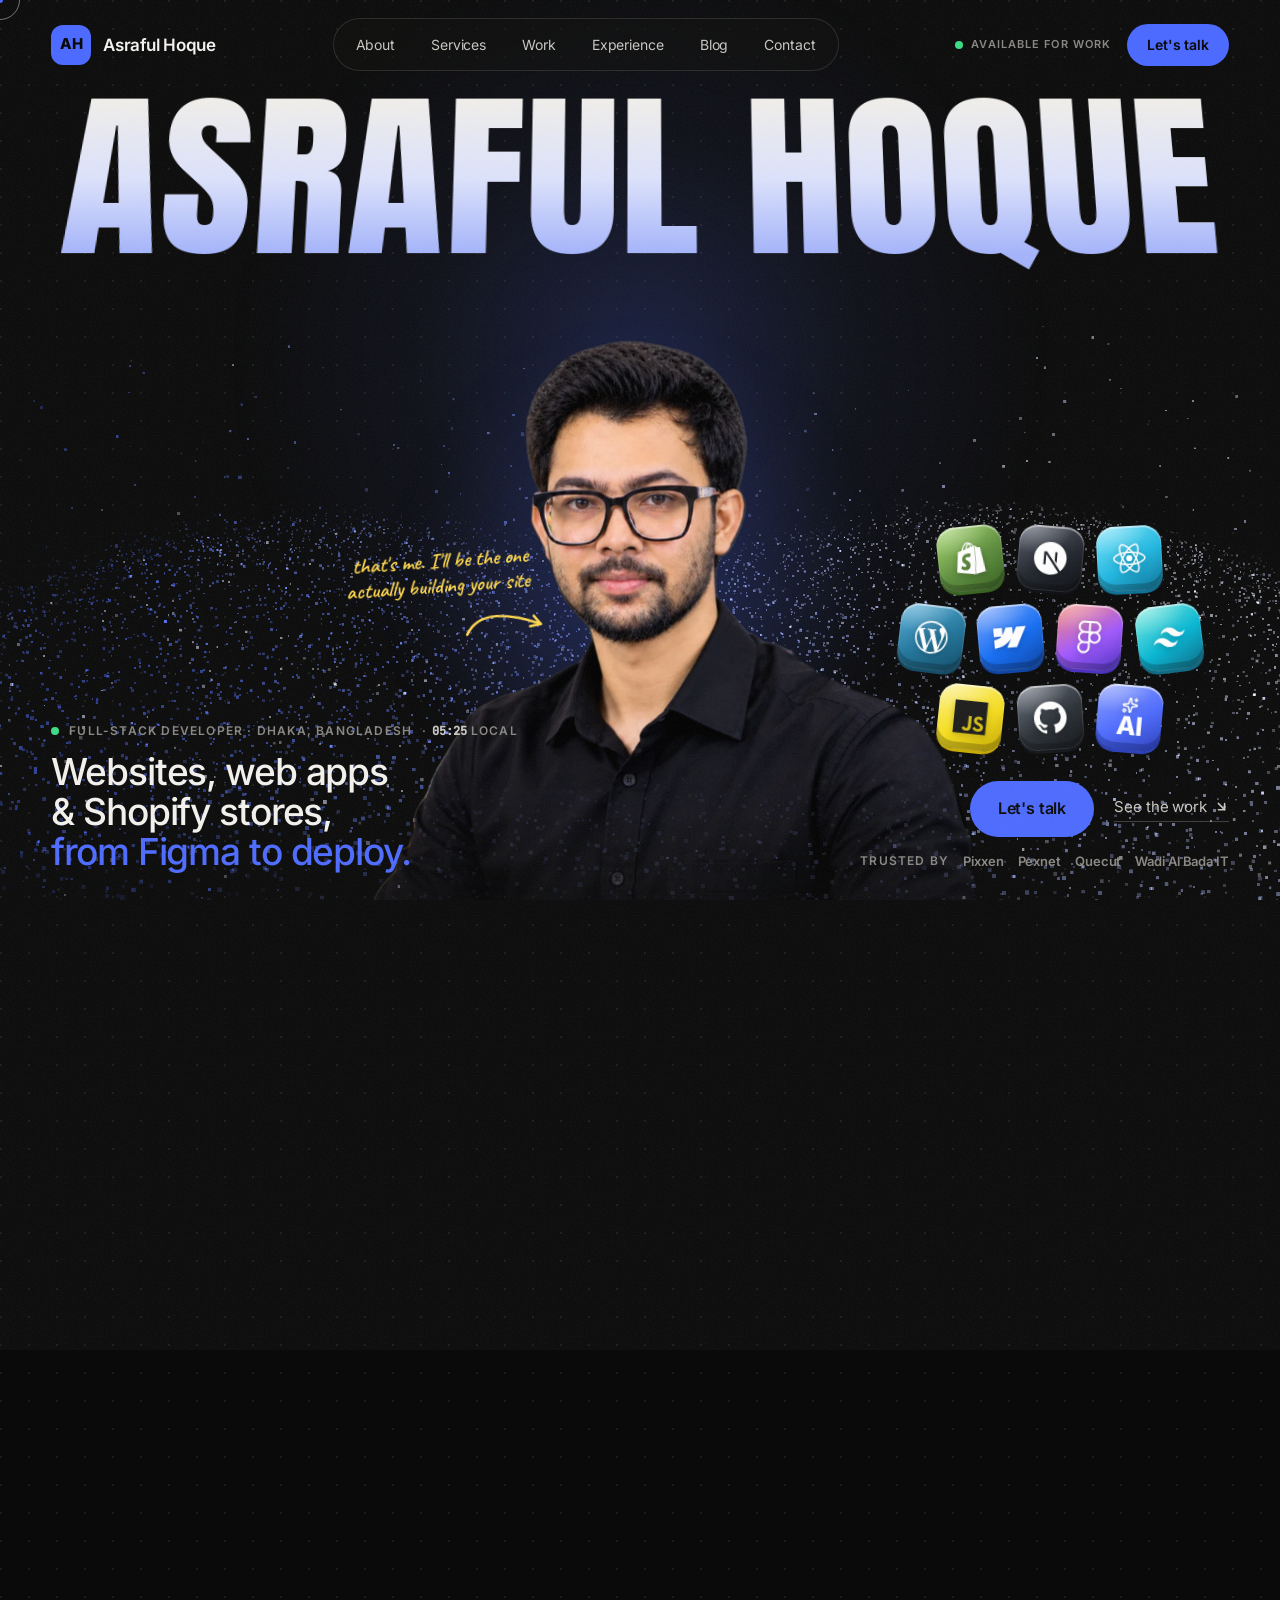
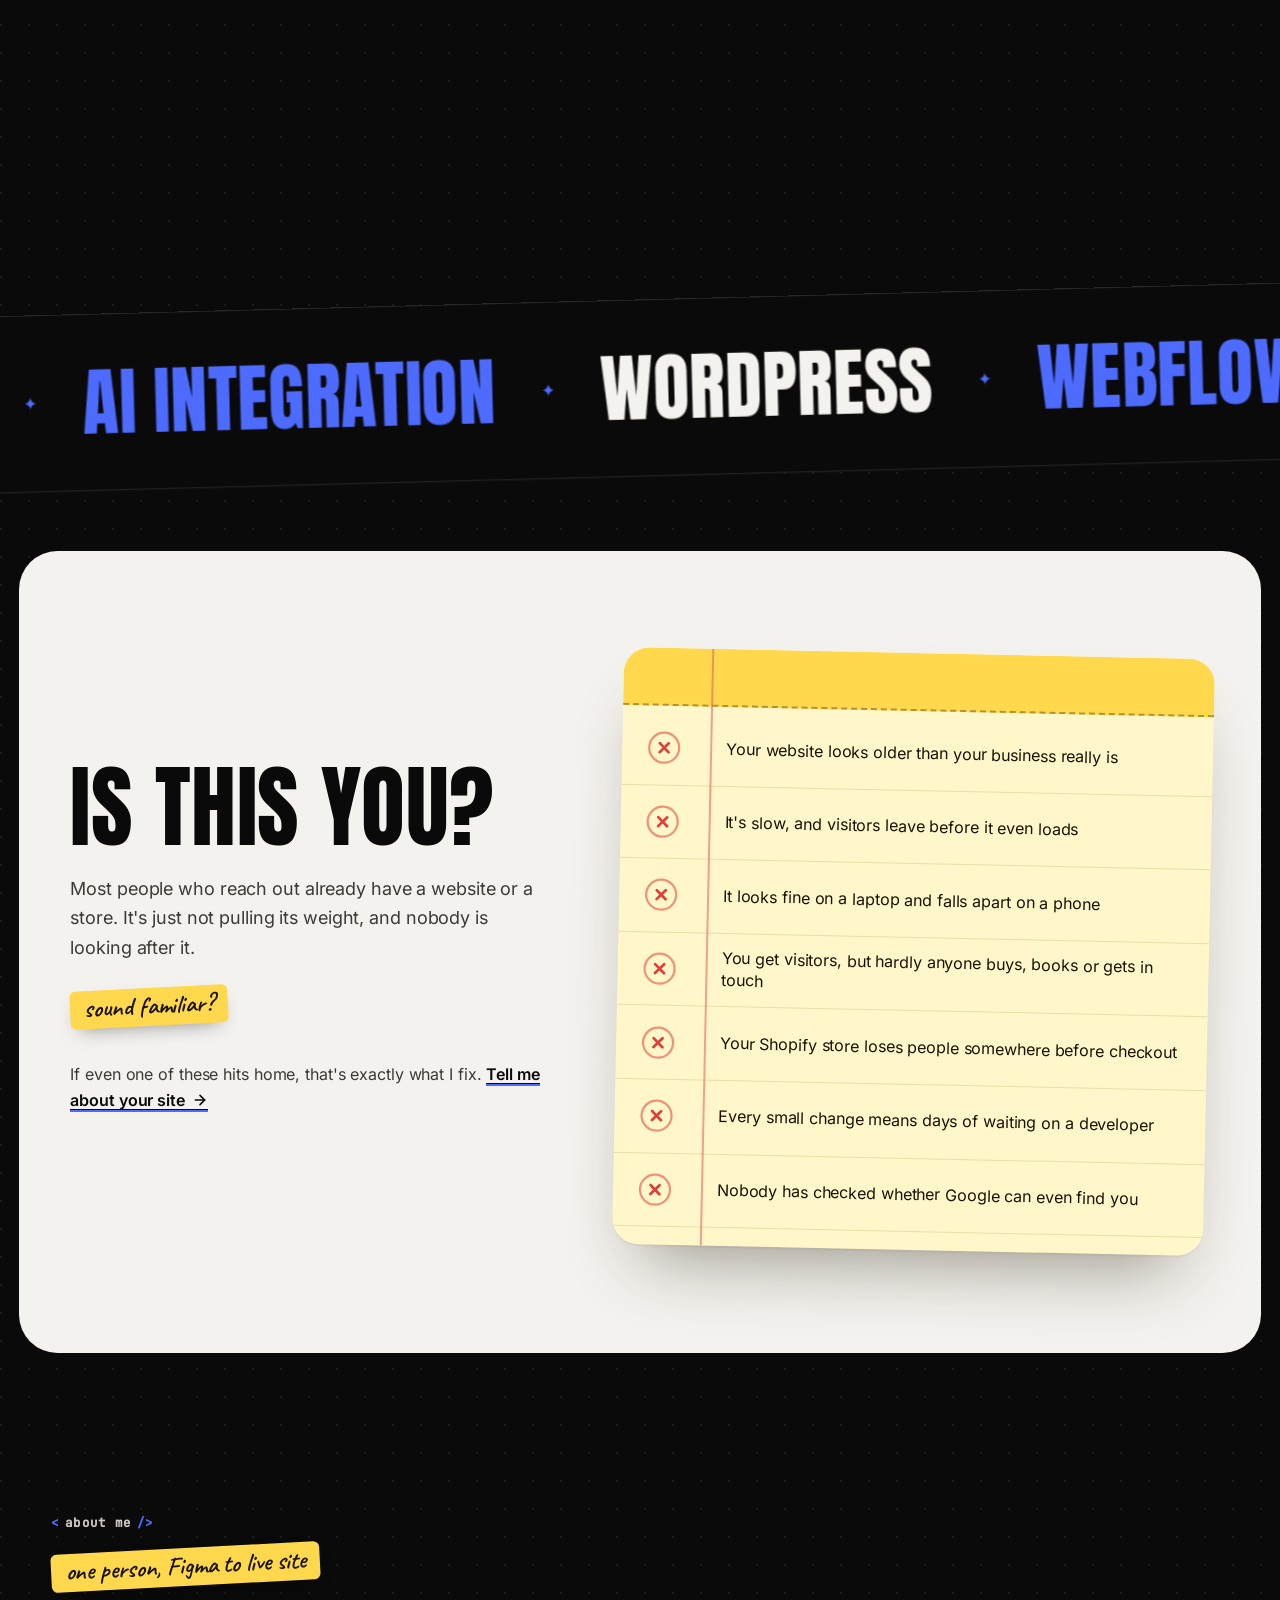
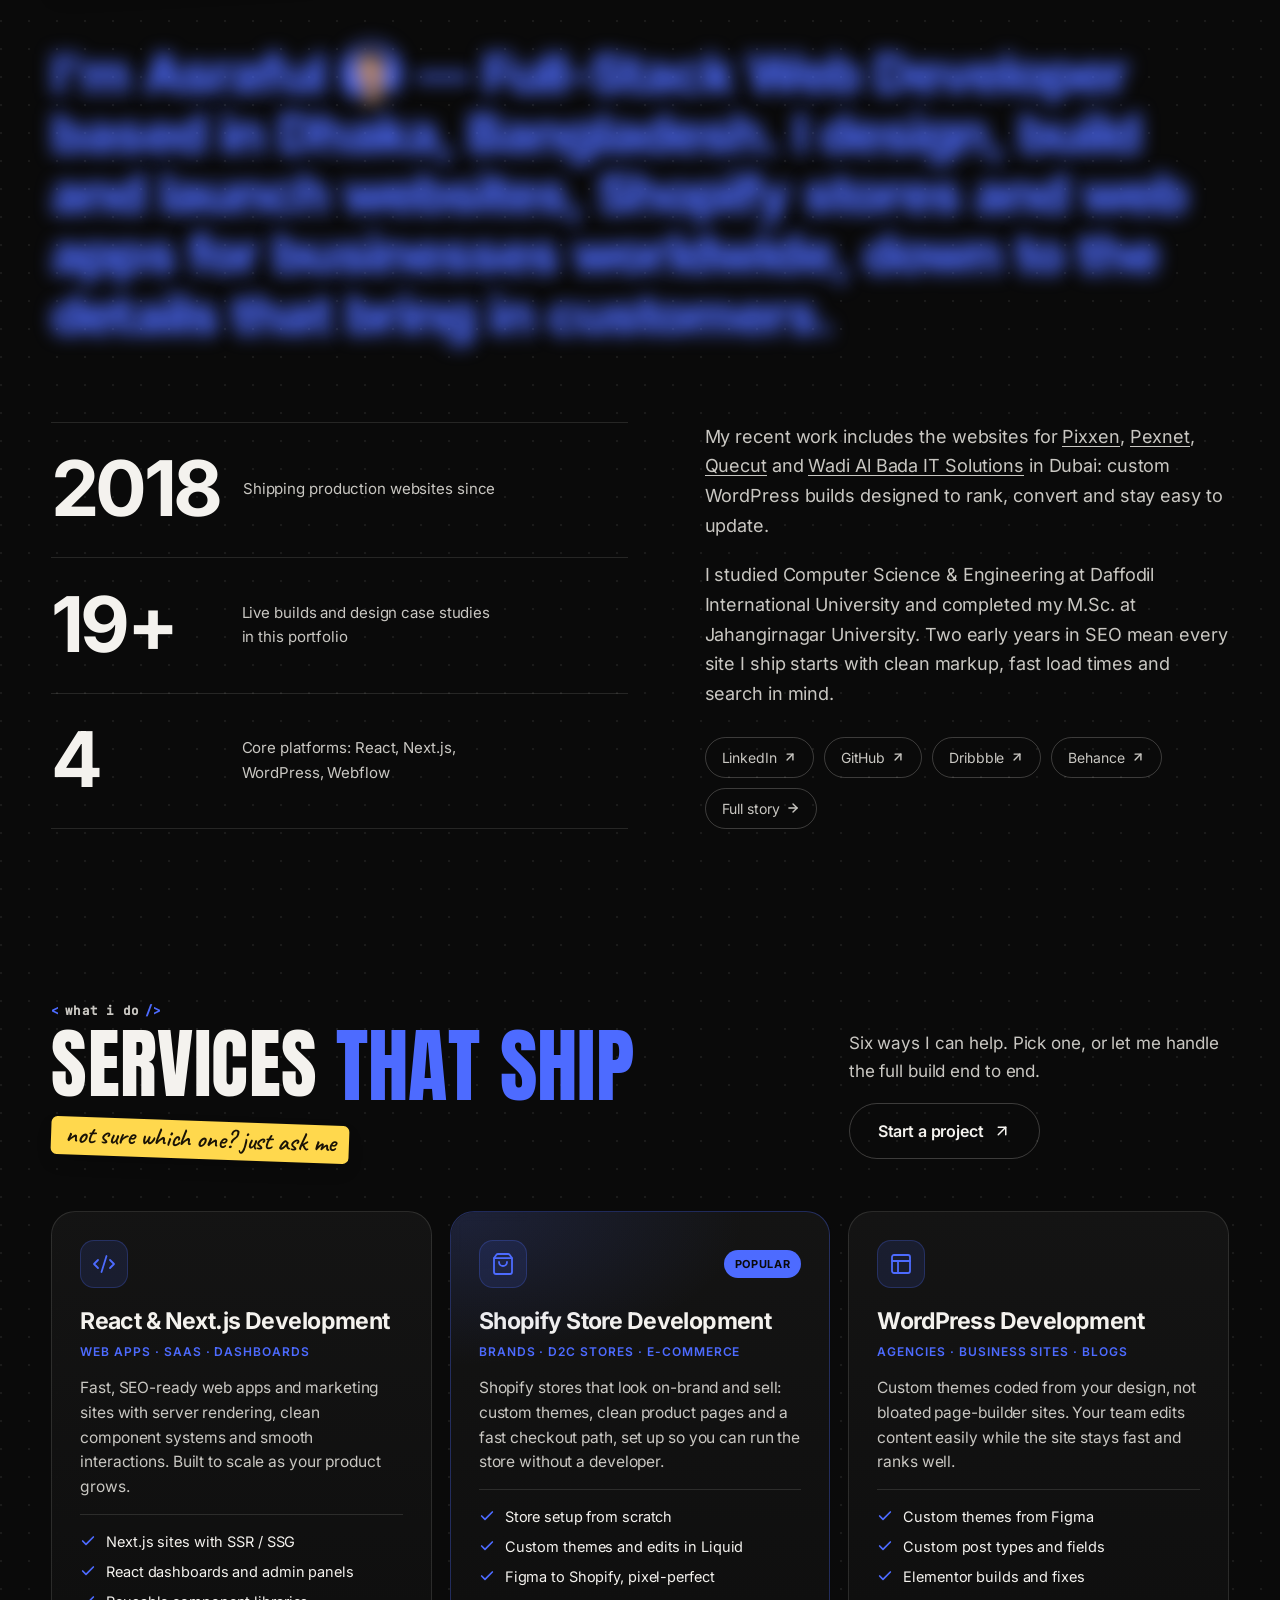
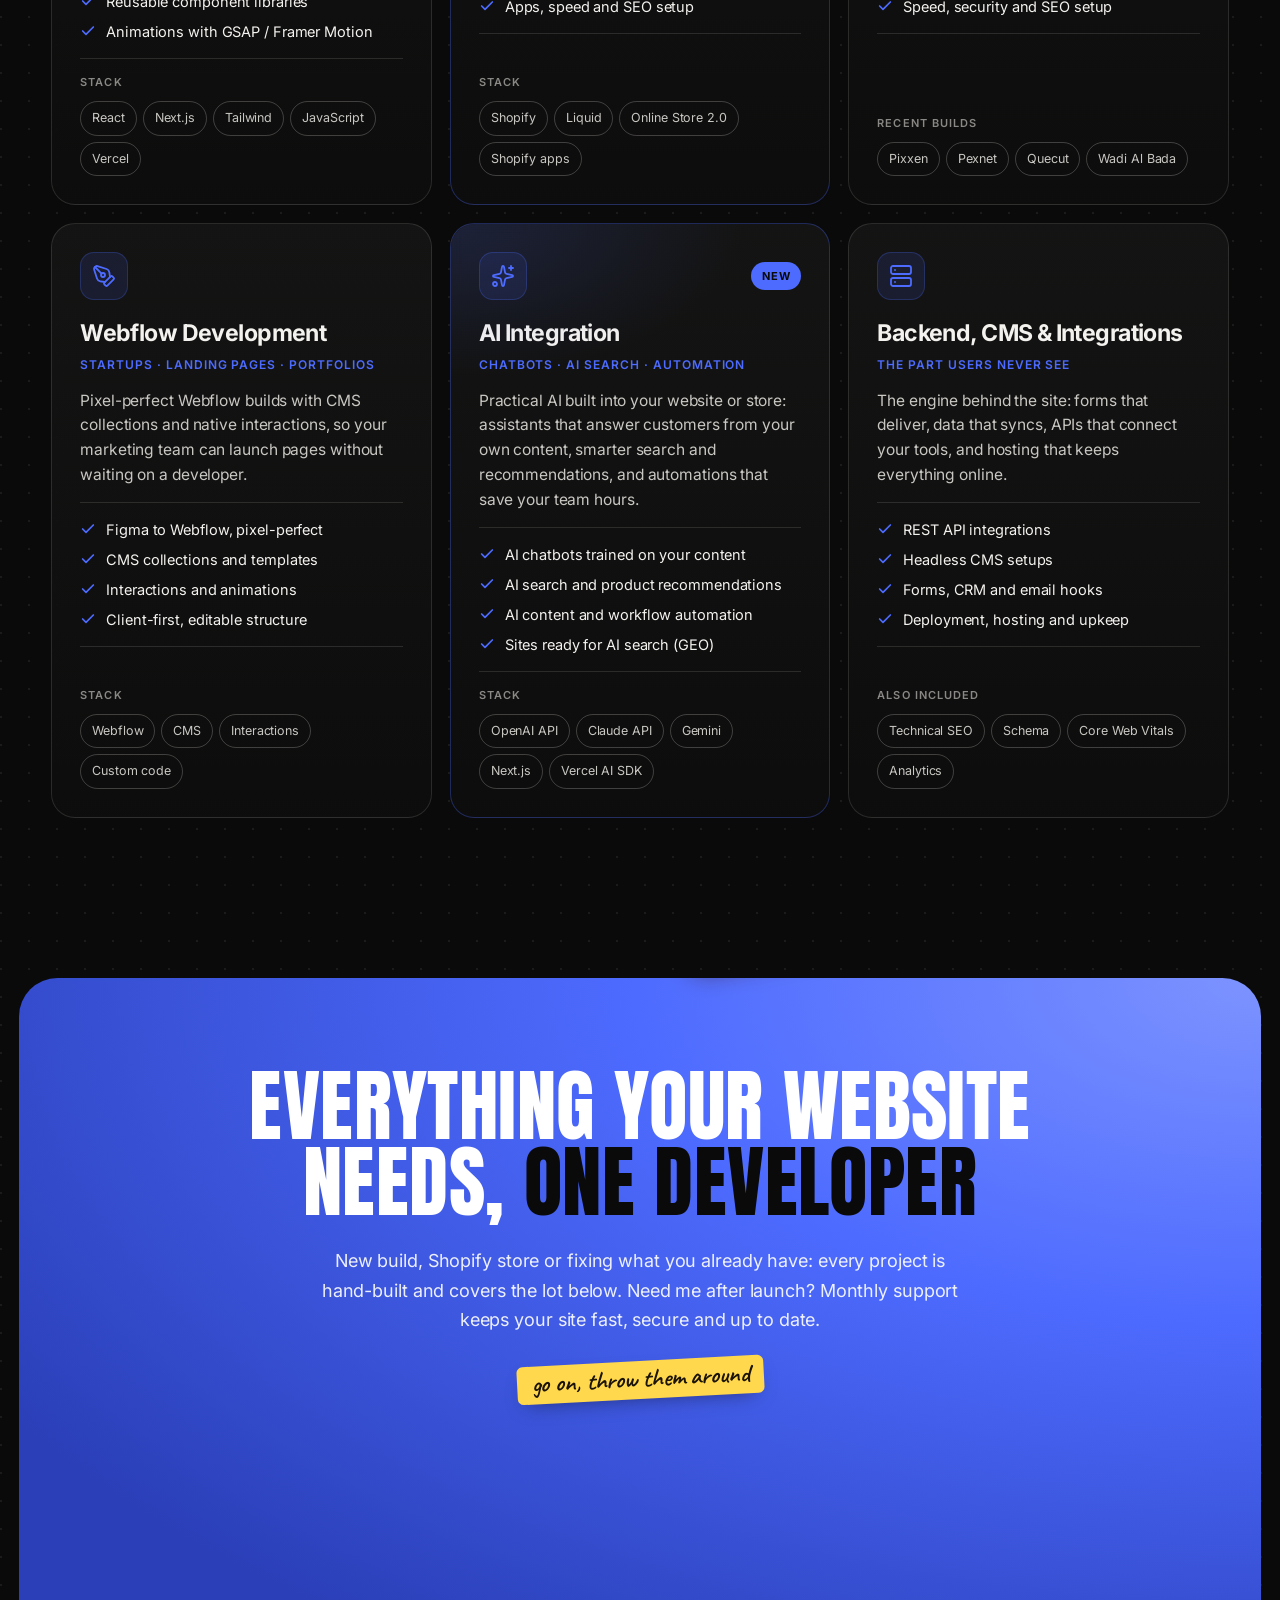
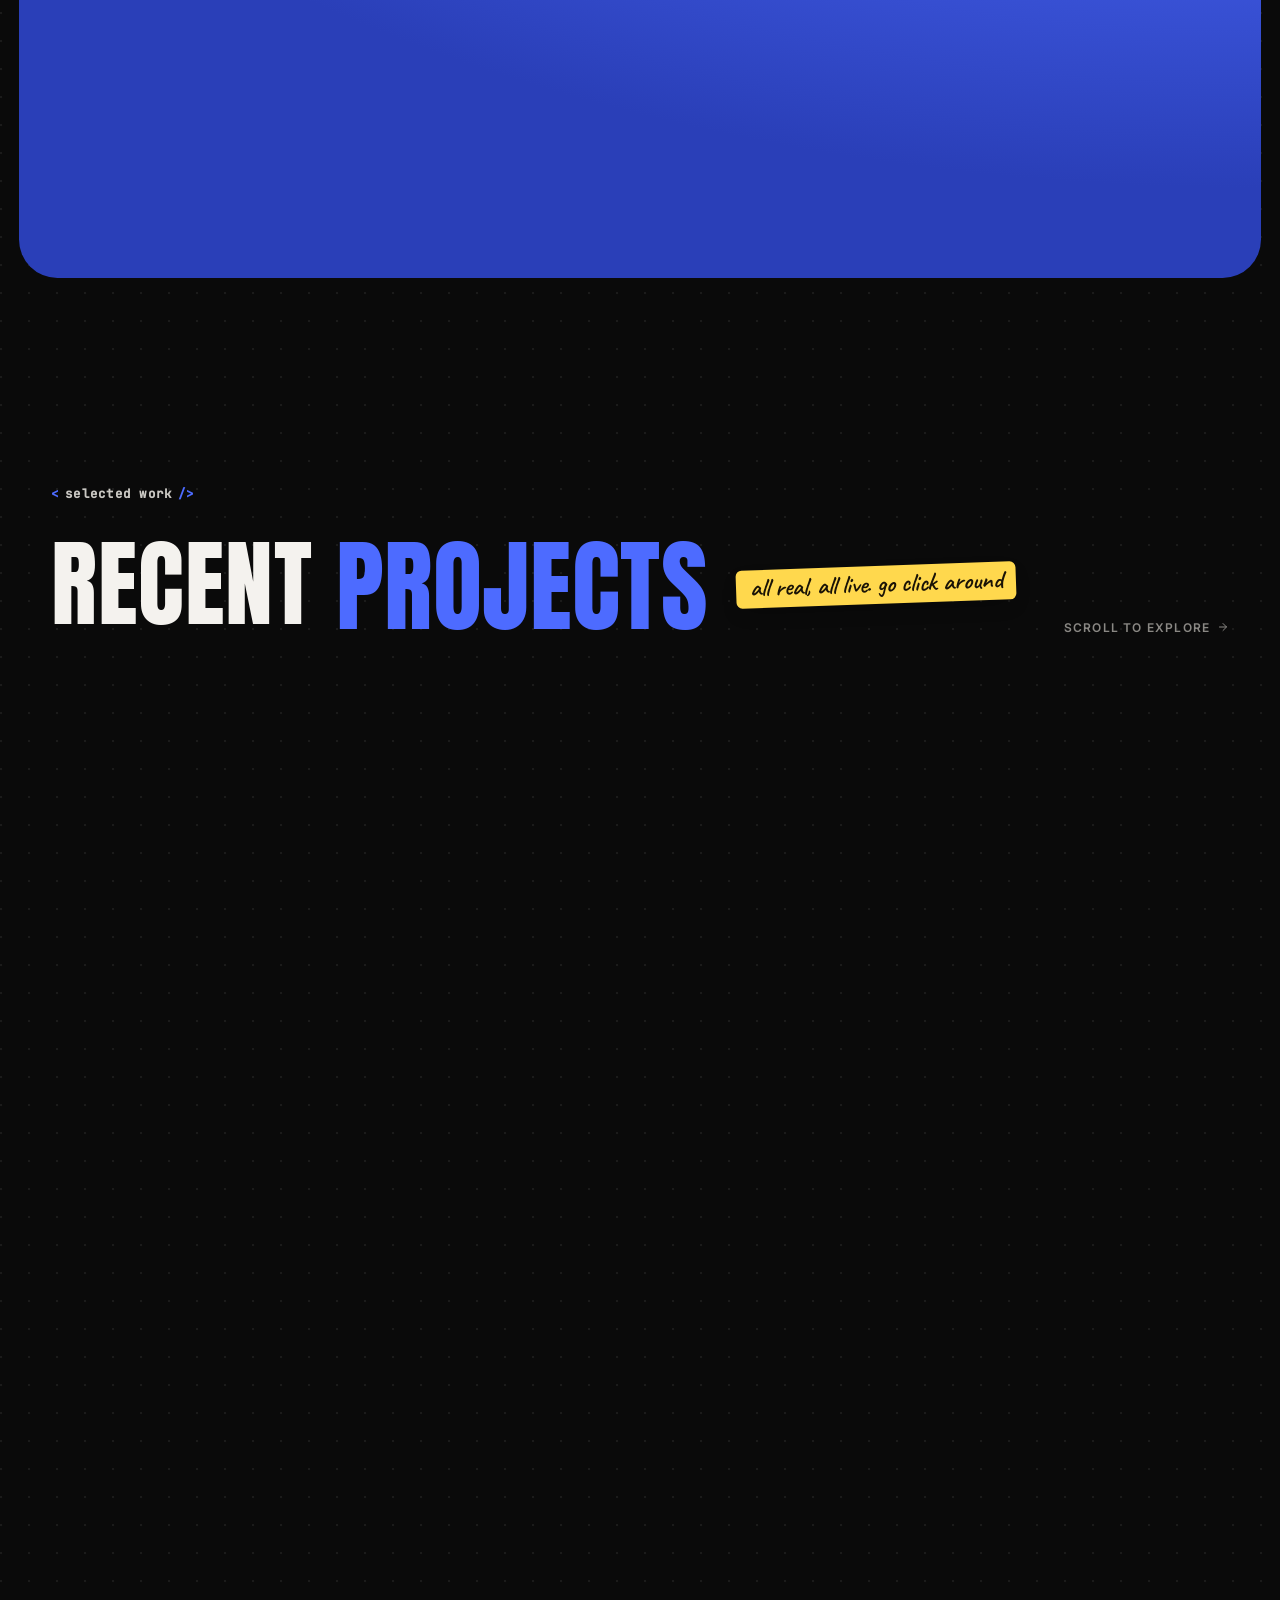
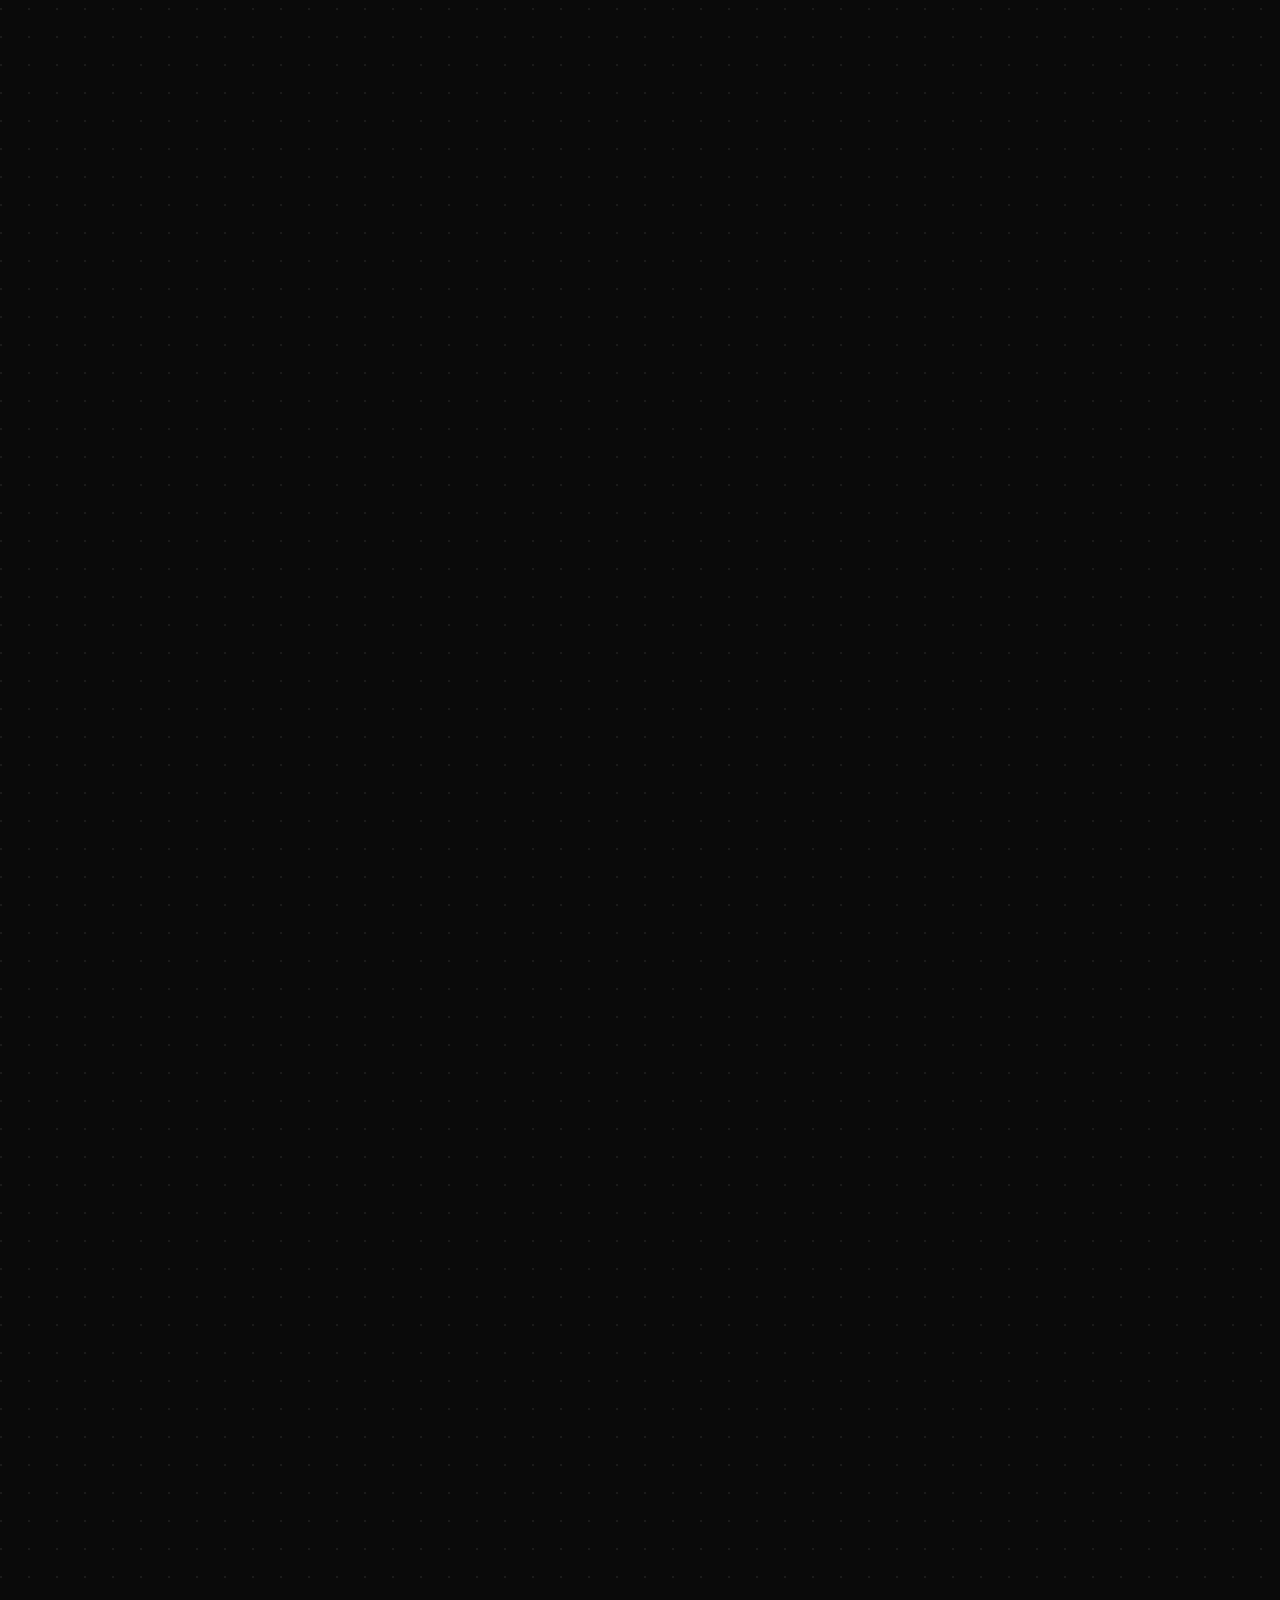
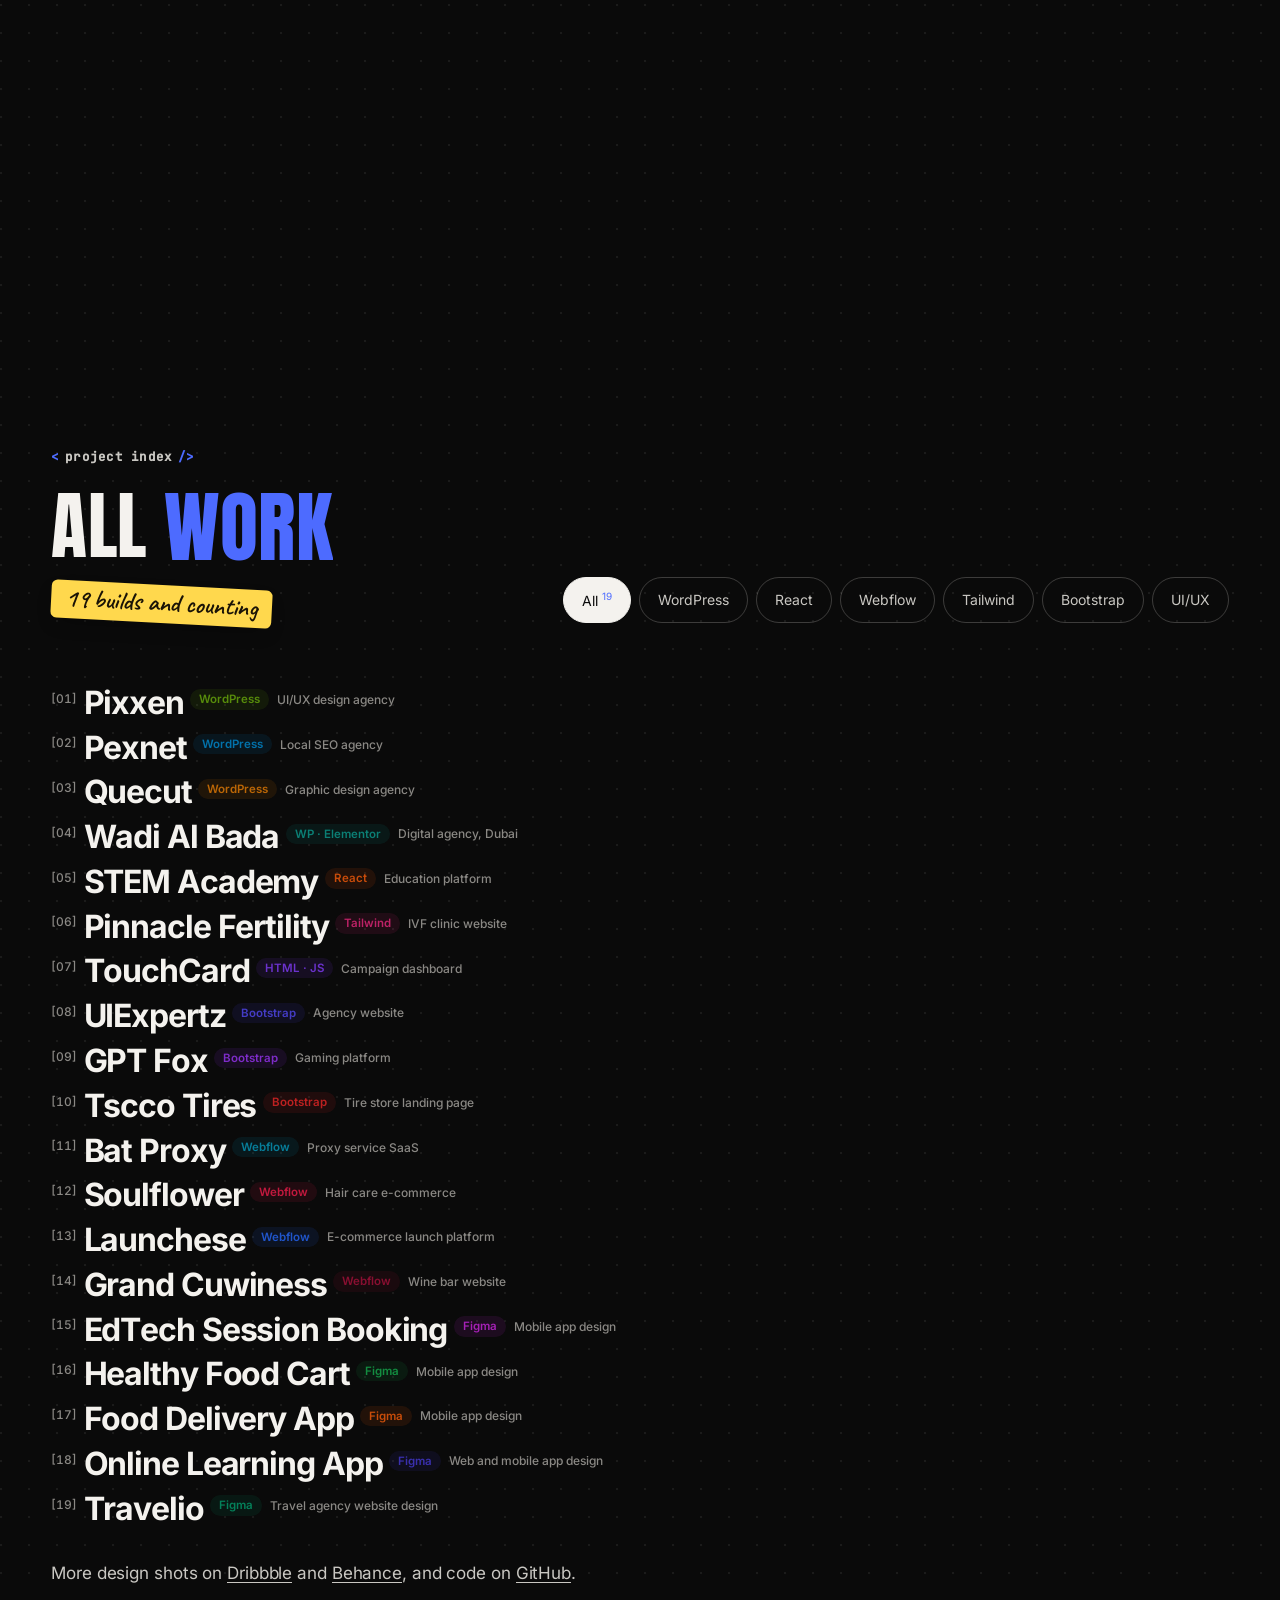
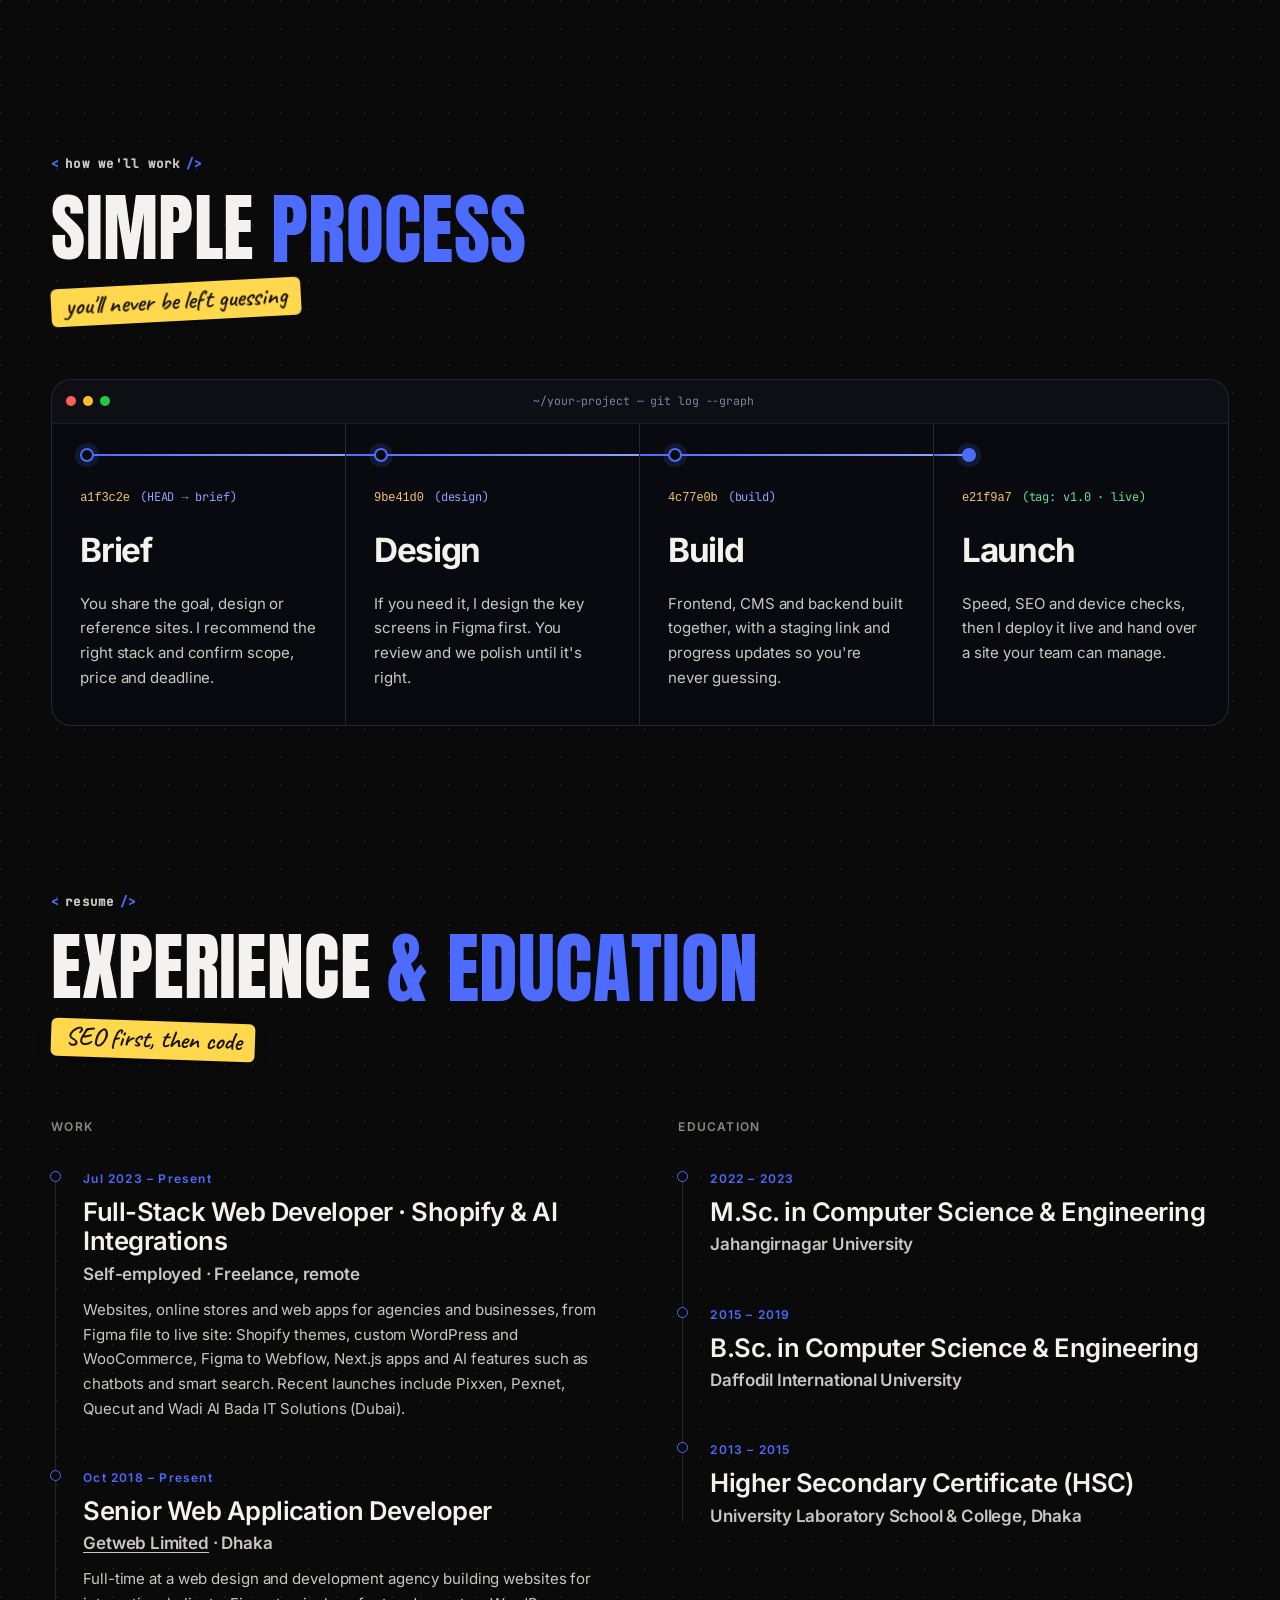
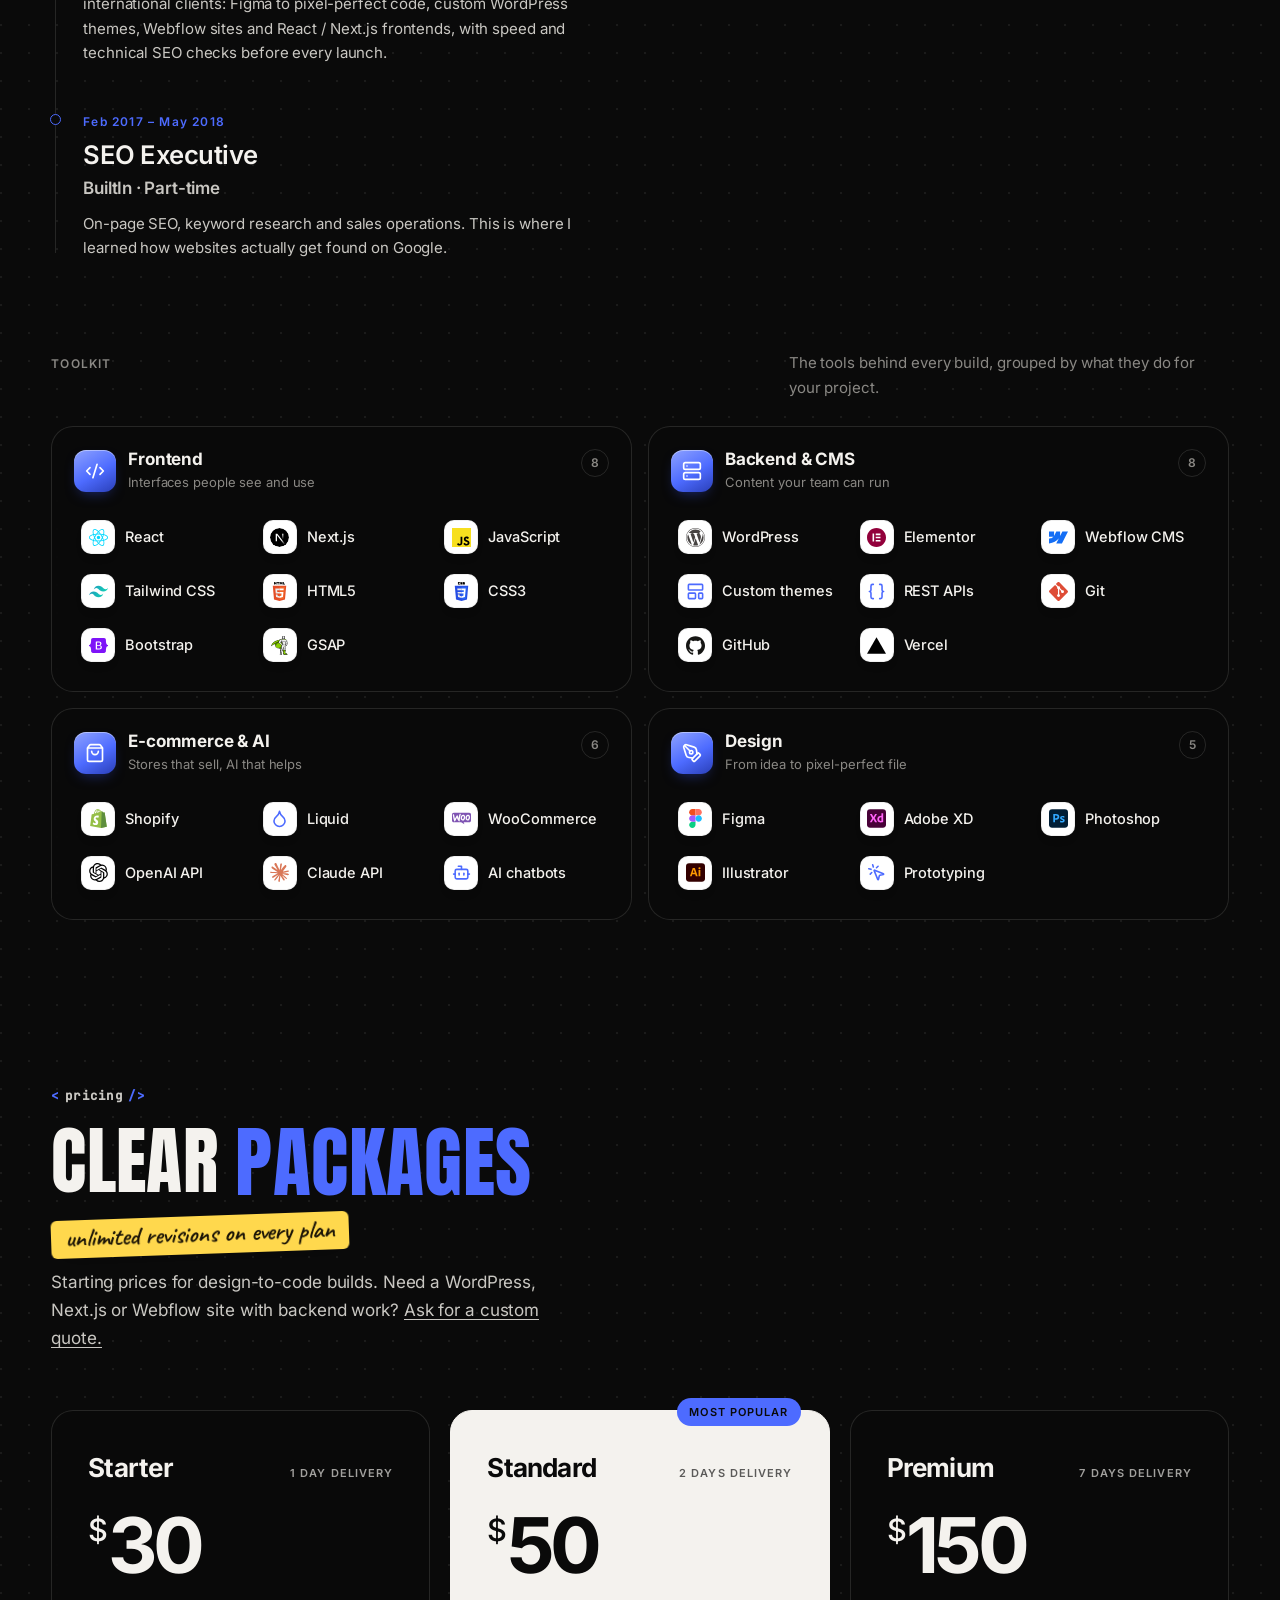
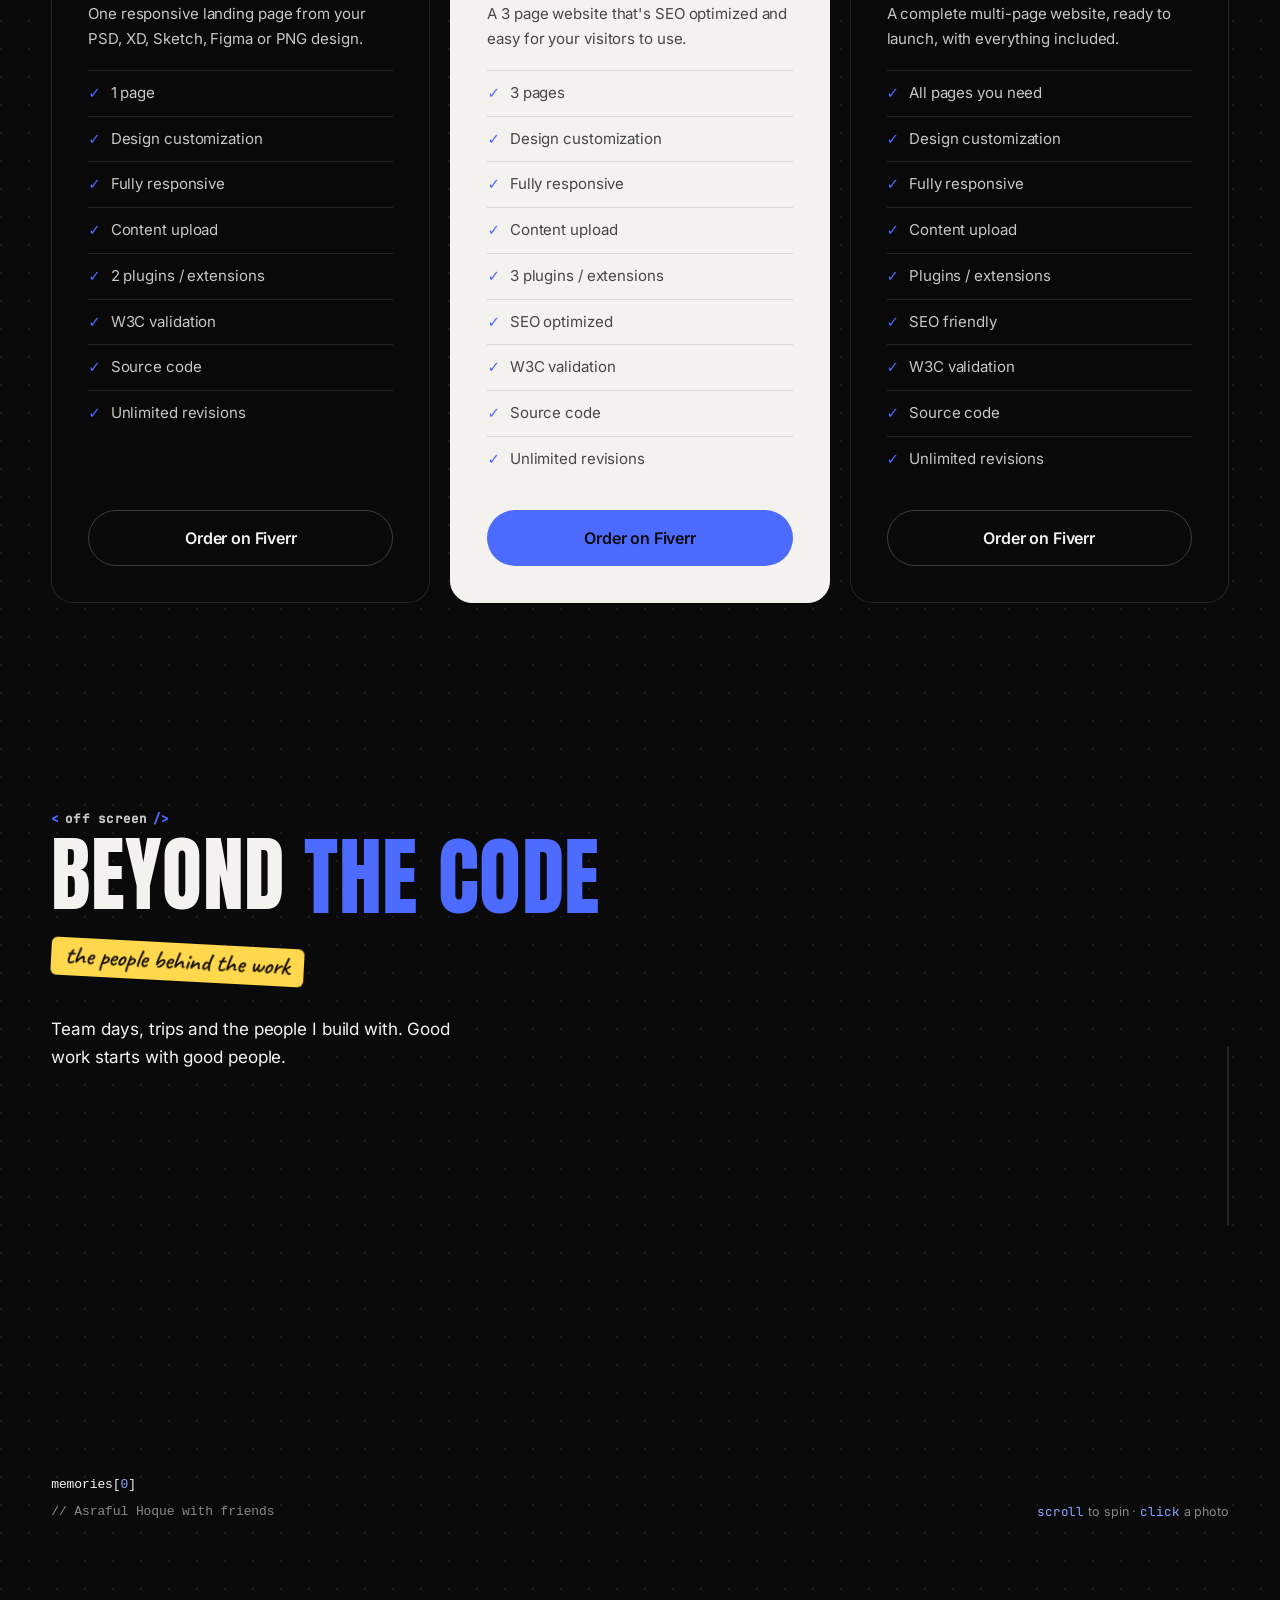
<file: index.html>
<!DOCTYPE html>
<html lang="en">
<head>
  <meta charset="utf-8">
  <meta name="viewport" content="width=device-width, initial-scale=1">
  <title>Md Asraful Hoque | Full-Stack Developer: Shopify, Next.js &amp; AI</title>
  <meta name="description" content="Md Asraful Hoque is a full-stack web developer in Dhaka, Bangladesh. He builds Shopify stores, websites and web apps with React, Next.js, WordPress and Webflow, and adds AI features, from Figma design to launch.">
  <meta name="keywords" content="Md Asraful Hoque, Asraful Hoque, Asraful Hoque Emon, full-stack developer Bangladesh, Shopify developer, Shopify theme developer, AI integration developer, AI chatbot developer, Next.js developer, React developer, WordPress developer, custom WordPress theme, Webflow developer, web developer Dhaka, freelance web developer">
  <meta name="author" content="Md Asraful Hoque">
  <meta name="robots" content="index, follow, max-image-preview:large">
  <link rel="canonical" href="https://asrafulhoque25.github.io/">
  <link rel="author" href="https://asrafulhoque25.github.io/about/">
  <link rel="alternate" type="application/rss+xml" title="Md Asraful Hoque, Blog" href="https://asrafulhoque25.github.io/blog/feed.xml">
  <meta name="google-site-verification" content="e5IO9FIhgNm0aGkSsnl0HrW8EGwjwKdn8i_PIGmOdA4">
  <meta name="p:domain_verify" content="7520cf371f17c7e1dd4a7300f07fbb68">
  <meta name="theme-color" content="#0b0f17">

  <!-- Open Graph / social -->
  <meta property="og:type" content="profile">
  <meta property="og:site_name" content="Md Asraful Hoque">
  <meta property="og:title" content="Md Asraful Hoque | Full-Stack Developer: Shopify, Next.js &amp; AI">
  <meta property="og:description" content="Shopify stores, websites and web apps built end to end with React, Next.js, WordPress and Webflow, plus AI features. Available for freelance and remote projects worldwide.">
  <meta property="og:url" content="https://asrafulhoque25.github.io/">
  <meta property="og:image" content="https://asrafulhoque25.github.io/assets/images/og-image.jpg">
  <meta property="og:image:width" content="1200">
  <meta property="og:image:height" content="630">
  <meta property="og:image:alt" content="Md Asraful Hoque, full-stack web developer">
  <meta property="og:locale" content="en_US">
  <meta property="profile:first_name" content="Asraful">
  <meta property="profile:last_name" content="Hoque">
  <meta name="twitter:card" content="summary_large_image">
  <meta name="twitter:image:alt" content="Md Asraful Hoque, full-stack web developer">
  <meta name="twitter:title" content="Md Asraful Hoque | Full-Stack Developer: Shopify, Next.js &amp; AI">
  <meta name="twitter:description" content="Shopify, React, Next.js, WordPress, Webflow and AI integrations. Built end to end, from Figma to deploy.">
  <meta name="twitter:image" content="https://asrafulhoque25.github.io/assets/images/og-image.jpg">

  <!-- Icons -->
  <link rel="icon" href="assets/images/favicon.ico" sizes="any">
  <link rel="icon" type="image/png" href="assets/images/icon.png">
  <link rel="apple-touch-icon" href="assets/images/icon.png">
  <link rel="manifest" href="site.webmanifest">

  <!-- Fonts (self-hosted) -->
  <link rel="preload" href="assets/fonts/inter.woff2" as="font" type="font/woff2" crossorigin>
  <link rel="preload" href="assets/fonts/anton.woff2" as="font" type="font/woff2" crossorigin>
  <link rel="preload" href="assets/fonts/jetbrains-mono-500.woff2" as="font" type="font/woff2" crossorigin>

  <link rel="preload" as="image" href="assets/images/asraful-cutout.webp" fetchpriority="high">
  <link rel="stylesheet" href="assets/css/main.css?v=20261127g">
  <script>(function(d){d.classList.add('js');try{if(window.WebGLRenderingContext&&matchMedia('(min-width: 901px)').matches&&!matchMedia('(prefers-reduced-motion: reduce)').matches)d.classList.add('gl3d');}catch(e){}})(document.documentElement);</script>

  <!-- Structured data -->
  <script type="application/ld+json">
  {
    "@context": "https://schema.org",
    "@graph": [
      {
        "@type": "WebSite",
        "@id": "https://asrafulhoque25.github.io/#website",
        "url": "https://asrafulhoque25.github.io/",
        "name": "Md Asraful Hoque",
        "alternateName": ["Asraful Hoque", "Asraful Hoque Emon"],
        "inLanguage": "en",
        "publisher": { "@id": "https://asrafulhoque25.github.io/#person" }
      },
      {
        "@type": "ProfilePage",
        "@id": "https://asrafulhoque25.github.io/#profilepage",
        "url": "https://asrafulhoque25.github.io/",
        "name": "Md Asraful Hoque | Full-Stack Developer: Shopify, Next.js & AI",
        "isPartOf": { "@id": "https://asrafulhoque25.github.io/#website" },
        "mainEntity": { "@id": "https://asrafulhoque25.github.io/#person" }
      },
      {
        "@type": "Person",
        "@id": "https://asrafulhoque25.github.io/#person",
        "name": "Md Asraful Hoque",
        "alternateName": ["Asraful Hoque", "Asraful Hoque Emon", "Md. Asraful Hoque", "Mohammad Asraful Hoque", "Emon"],
        "givenName": "Asraful",
        "familyName": "Hoque",
        "additionalName": "Emon",
        "nationality": { "@type": "Country", "name": "Bangladesh" },
        "homeLocation": { "@type": "Place", "name": "Dhaka, Bangladesh" },
        "mainEntityOfPage": { "@id": "https://asrafulhoque25.github.io/about/#profilepage" },
        "jobTitle": "Full-Stack Web Developer (Shopify & AI Integrations)",
        "description": "Md Asraful Hoque is a full-stack web developer from Dhaka, Bangladesh. Since 2018 he has built websites, web apps and Shopify stores with React, Next.js, WordPress and Webflow, and he adds AI features such as chatbots and smart search.",
        "url": "https://asrafulhoque25.github.io/",
        "image": { "@type": "ImageObject", "@id": "https://asrafulhoque25.github.io/#personimage", "url": "https://asrafulhoque25.github.io/assets/images/asrafulprofile.webp", "width": 1251, "height": 1251, "caption": "Md Asraful Hoque" },
        "email": "mailto:asrafulhoqueemon25@gmail.com",
        "telephone": "+8801303119622",
        "address": { "@type": "PostalAddress", "addressLocality": "Dhaka", "addressCountry": "BD" },
        "alumniOf": [
          { "@type": "CollegeOrUniversity", "name": "Jahangirnagar University" },
          { "@type": "CollegeOrUniversity", "name": "Daffodil International University" }
        ],
        "hasOccupation": { "@type": "Occupation", "name": "Full-Stack Web Developer", "occupationLocation": { "@type": "City", "name": "Dhaka" }, "skills": "Shopify, Liquid, React, Next.js, WordPress, Webflow, JavaScript, Tailwind CSS, REST APIs, AI API integration" },
        "knowsLanguage": ["English", "Bengali"],
        "knowsAbout": ["Full-Stack Web Development", "Shopify", "Shopify Theme Development", "Liquid", "AI Integration", "AI Chatbots", "OpenAI API", "Claude API", "Generative AI", "React", "Next.js", "WordPress", "Custom WordPress Themes", "Elementor", "Webflow", "JavaScript", "Tailwind CSS", "REST APIs", "UI/UX Design", "Figma", "Technical SEO"],
        "sameAs": [
          "https://github.com/asrafulhoque25",
          "https://www.linkedin.com/in/asrafulhoque25/",
          "https://www.youtube.com/@AsrafulHoqueemon",
          "https://x.com/AsrafulHoq77641",
          "https://medium.com/@asrafulhoqueemon25",
          "https://dev.to/asraful_hoque",
          "https://www.pinterest.com/asrafulhoqueemon/",
          "https://dribbble.com/mdasrafulhoque",
          "https://www.behance.net/mdasrafulhoqup",
          "https://www.fiverr.com/asrafulpro",
          "https://www.facebook.com/asraful.hoque.emon.emu",
          "https://www.instagram.com/asrafulhoque625/"
        ]
      },
      {
        "@type": "ProfessionalService",
        "@id": "https://asrafulhoque25.github.io/#service",
        "name": "Md Asraful Hoque, Full-Stack Web Development",
        "url": "https://asrafulhoque25.github.io/",
        "image": "https://asrafulhoque25.github.io/assets/images/og-image.jpg",
        "founder": { "@id": "https://asrafulhoque25.github.io/#person" },
        "areaServed": "Worldwide",
        "address": { "@type": "PostalAddress", "addressLocality": "Dhaka", "addressCountry": "BD" },
        "priceRange": "$30 - $150+",
        "hasOfferCatalog": {
          "@type": "OfferCatalog",
          "name": "Web development services",
          "itemListElement": [
            { "@type": "Offer", "itemOffered": { "@type": "Service", "name": "React & Next.js development" } },
            { "@type": "Offer", "itemOffered": { "@type": "Service", "name": "Shopify store development" } },
            { "@type": "Offer", "itemOffered": { "@type": "Service", "name": "WordPress development" } },
            { "@type": "Offer", "itemOffered": { "@type": "Service", "name": "Webflow development" } },
            { "@type": "Offer", "itemOffered": { "@type": "Service", "name": "AI integration: chatbots, AI search and automation" } },
            { "@type": "Offer", "itemOffered": { "@type": "Service", "name": "Backend, CMS & API integration" } }
          ]
        }
      },
      {
        "@type": "ItemList",
        "@id": "https://asrafulhoque25.github.io/#recent-work",
        "name": "Recent projects",
        "itemListElement": [
          { "@type": "ListItem", "position": 1, "item": { "@type": "CreativeWork", "name": "Pixxen", "url": "https://pixxen.com/" } },
          { "@type": "ListItem", "position": 2, "item": { "@type": "CreativeWork", "name": "Pexnet", "url": "https://pexnet.com/" } },
          { "@type": "ListItem", "position": 3, "item": { "@type": "CreativeWork", "name": "Quecut", "url": "https://quecut.com/" } },
          { "@type": "ListItem", "position": 4, "item": { "@type": "CreativeWork", "name": "Wadi Al Bada IT Solutions", "url": "https://wadialbadaitsolutions.ae/" } }
        ]
      },
      {
        "@type": "FAQPage",
        "@id": "https://asrafulhoque25.github.io/#faq",
        "mainEntity": [
          { "@type": "Question", "name": "Who is Md Asraful Hoque?", "acceptedAnswer": { "@type": "Answer", "text": "Md Asraful Hoque is a full-stack web developer from Dhaka, Bangladesh. He has built websites and web apps since 2018 with React, Next.js, WordPress and Webflow, builds Shopify stores and adds AI features to websites, and studied Computer Science & Engineering at Daffodil International University and Jahangirnagar University." } },
          { "@type": "Question", "name": "What do you build?", "acceptedAnswer": { "@type": "Answer", "text": "Company websites, agency sites, SaaS marketing sites, web apps and dashboards. I build with React and Next.js, custom WordPress themes, Elementor and Webflow, and I handle both the frontend and the backend." } },
          { "@type": "Question", "name": "Do you build Shopify stores?", "acceptedAnswer": { "@type": "Answer", "text": "Yes. I set up and customise Shopify stores: theme development and edits in Liquid, Figma to Shopify, product and collection setup, apps, speed and SEO." } },
          { "@type": "Question", "name": "Can you add AI features to my website?", "acceptedAnswer": { "@type": "Answer", "text": "Yes. I add AI chatbots and assistants trained on your content, AI-powered search and product recommendations, and automations, using APIs such as OpenAI, Claude and Gemini." } },
          { "@type": "Question", "name": "Do you handle backend work too?", "acceptedAnswer": { "@type": "Answer", "text": "Yes. I set up the CMS, custom post types, forms, API integrations and the data layer behind the site, then deploy it. You get one developer for the whole build instead of two." } },
          { "@type": "Question", "name": "Should my site be built in WordPress, Webflow or Next.js?", "acceptedAnswer": { "@type": "Answer", "text": "WordPress fits content-heavy sites and blogs you want to edit easily. Webflow fits design-led marketing sites. Next.js fits web apps and sites that need custom features or top speed. I'll recommend the right one after a short call." } },
          { "@type": "Question", "name": "Can you convert my Figma design to a live website?", "acceptedAnswer": { "@type": "Answer", "text": "Yes. Send the Figma, XD or PSD file and I'll build it pixel-perfect and responsive in the stack that fits your project." } },
          { "@type": "Question", "name": "Do you work with clients outside Bangladesh?", "acceptedAnswer": { "@type": "Answer", "text": "Yes. I work remotely with clients in the US, UK, Europe and the UAE, either directly or through Fiverr." } },
          { "@type": "Question", "name": "Will my website be fast and SEO friendly?", "acceptedAnswer": { "@type": "Answer", "text": "Yes. Every build uses semantic HTML, compressed images, clean meta tags and schema markup, so it loads fast and is ready for Google and AI search." } }
        ]
      }
    ]
  }
  </script>
</head>

<body>
  <a class="skip-link" href="#main">Skip to content</a>

  <!-- Preloader -->
  <div class="loader" aria-hidden="true">
    <div class="term">
      <div class="term__bar"><i></i><i></i><i></i><span>~/asraful &mdash; zsh</span></div>
      <pre class="term__body"><code class="term__out"></code><span class="term__caret"></span></pre>
      <div class="term__progress"><span class="term__br">&lt;</span><span class="term__track"><span class="loader__bar"></span></span><span class="term__br">/&gt;</span><span class="loader__num">0</span></div>
    </div>
  </div>

  <canvas class="pixels" aria-hidden="true"></canvas>
  <div class="grain" aria-hidden="true"></div>
  <div class="progress" aria-hidden="true"><span></span></div>
  <div class="cursor" aria-hidden="true"><div class="cursor__dot"></div><div class="cursor__ring"><span class="cursor__label">View</span></div></div>

  <!-- Header -->
  <header class="nav" id="top">
    <a href="#home" class="nav__logo" aria-label="Asraful Hoque home">
      <span class="nav__mark">AH</span><span class="nav__logo-text">Asraful Hoque</span>
    </a>
    <nav class="nav__links" aria-label="Primary">
      <a href="about/">About</a>
      <a href="#services">Services</a>
      <a href="#work">Work</a>
      <a href="#experience">Experience</a>
      <a href="blog/">Blog</a>
      <a href="#contact">Contact</a>
    </nav>
    <div class="nav__right">
      <span class="nav__status"><i></i>Available for work</span>
      <a href="#contact" class="btn btn--small btn--accent" data-magnetic><span>Let's talk</span></a>
      <button class="nav__burger" aria-label="Open menu" aria-expanded="false" aria-controls="menu"><span></span><span></span></button>
    </div>
  </header>

  <!-- Mobile menu -->
  <div class="menu" id="menu" aria-hidden="true">
    <nav class="menu__links" aria-label="Mobile">
      <a href="about/"><small>01</small>About</a>
      <a href="#services"><small>02</small>Services</a>
      <a href="#work"><small>03</small>Work</a>
      <a href="#experience"><small>04</small>Experience</a>
      <a href="#pricing"><small>05</small>Pricing</a>
      <a href="blog/"><small>06</small>Blog</a>
      <a href="#contact"><small>07</small>Contact</a>
    </nav>
    <div class="menu__foot">
      <a href="mailto:asrafulhoqueemon25@gmail.com">asrafulhoqueemon25@gmail.com</a>
      <div class="menu__social">
        <a href="https://www.linkedin.com/in/asrafulhoque25/" target="_blank" rel="me noopener">LinkedIn</a>
        <a href="https://dribbble.com/mdasrafulhoque" target="_blank" rel="me noopener">Dribbble</a>
        <a href="https://github.com/asrafulhoque25" target="_blank" rel="me noopener">GitHub</a>
      </div>
    </div>
  </div>

  <main id="main">

    <!-- HERO -->
    <section class="hero hero--px" id="home" aria-labelledby="hero-title">
      <div class="px__stage">
        <div class="hero__glow" aria-hidden="true"></div>

        <h1 class="px__title" id="hero-title">
          <span class="visually-hidden">Md Asraful Hoque, full-stack web developer: Shopify, Next.js, WordPress, Webflow and AI</span>
          <span class="px__word" aria-hidden="true">Asraful</span> <span class="px__word" aria-hidden="true">Hoque</span>
        </h1>
        <div class="px__echoes" aria-hidden="true">
          <span class="px__echo"><span>Asraful</span> <span>Hoque</span></span>
          <span class="px__echo"><span>Asraful</span> <span>Hoque</span></span>
          <span class="px__echo"><span>Asraful</span> <span>Hoque</span></span>
        </div>

        <ul class="px__tiles px__tiles--back" aria-label="Tools I work with">
          <li class="ptile pt--1" data-depth style="--g1:#a8db6e;--g2:#5e8e3e;--g3:#36621f"><span class="ptile__face" title="Shopify"><svg viewBox="0 0 24 24" aria-hidden="true"><path fill="#fff" d="M15.337 23.979l7.216-1.561s-2.604-17.613-2.625-17.73c-.018-.116-.114-.192-.211-.192s-1.929-.136-1.929-.136-1.275-1.274-1.439-1.411c-.045-.037-.075-.057-.121-.074l-.914 21.104h.023zM11.71 11.305s-.81-.424-1.774-.424c-1.447 0-1.504.906-1.504 1.141 0 1.232 3.24 1.715 3.24 4.629 0 2.295-1.44 3.76-3.406 3.76-2.354 0-3.54-1.465-3.54-1.465l.646-2.086s1.245 1.066 2.28 1.066c.675 0 .975-.545.975-.932 0-1.619-2.654-1.694-2.654-4.359-.034-2.237 1.571-4.416 4.827-4.416 1.257 0 1.875.361 1.875.361l-.945 2.715-.02.01zM11.17.83c.136 0 .271.038.405.135-.984.465-2.064 1.639-2.508 3.992-.656.213-1.293.405-1.889.578C7.697 3.75 8.951.84 11.17.84V.83zm1.235 2.949v.135c-.754.232-1.583.484-2.394.736.466-1.777 1.333-2.645 2.085-2.971.193.501.309 1.176.309 2.1zm.539-2.234c.694.074 1.141.867 1.429 1.755-.349.114-.735.231-1.158.366v-.252c0-.752-.096-1.371-.271-1.871v.002zm2.992 1.289c-.02 0-.06.021-.078.021s-.289.075-.714.21c-.423-1.233-1.176-2.37-2.508-2.37h-.115C12.135.209 11.669 0 11.265 0 8.159 0 6.675 3.877 6.21 5.846c-1.194.365-2.063.636-2.16.674-.675.213-.694.232-.772.87-.075.462-1.83 14.063-1.83 14.063L15.009 24l.927-21.166z"/></svg></span></li>
          <li class="ptile pt--2" data-depth style="--g1:#5b6170;--g2:#22262e;--g3:#0b0d11"><span class="ptile__face" title="Next.js"><svg viewBox="0 0 24 24" aria-hidden="true"><path fill="#fff" d="M18.665 21.978C16.758 23.255 14.465 24 12 24 5.377 24 0 18.623 0 12S5.377 0 12 0s12 5.377 12 12c0 3.583-1.574 6.801-4.067 9.001L9.219 7.2H7.2v9.596h1.615V9.251l9.85 12.727Zm-3.332-8.533 1.6 2.061V7.2h-1.6v6.245Z"/></svg></span></li>
          <li class="ptile pt--3" data-depth style="--g1:#7ce8ff;--g2:#1fb6e0;--g3:#0a6f94"><span class="ptile__face" title="React"><svg viewBox="0 0 24 24" aria-hidden="true"><path fill="#fff" d="M14.23 12.004a2.236 2.236 0 0 1-2.235 2.236 2.236 2.236 0 0 1-2.236-2.236 2.236 2.236 0 0 1 2.235-2.236 2.236 2.236 0 0 1 2.236 2.236zm2.648-10.69c-1.346 0-3.107.96-4.888 2.622-1.78-1.653-3.542-2.602-4.887-2.602-.41 0-.783.093-1.106.278-1.375.793-1.683 3.264-.973 6.365C1.98 8.917 0 10.42 0 12.004c0 1.59 1.99 3.097 5.043 4.03-.704 3.113-.39 5.588.988 6.38.32.187.69.275 1.102.275 1.345 0 3.107-.96 4.888-2.624 1.78 1.654 3.542 2.603 4.887 2.603.41 0 .783-.09 1.106-.275 1.374-.792 1.683-3.263.973-6.365C22.02 15.096 24 13.59 24 12.004c0-1.59-1.99-3.097-5.043-4.032.704-3.11.39-5.587-.988-6.38-.318-.184-.688-.277-1.092-.278zm-.005 1.09v.006c.225 0 .406.044.558.127.666.382.955 1.835.73 3.704-.054.46-.142.945-.25 1.44-.96-.236-2.006-.417-3.107-.534-.66-.905-1.345-1.727-2.035-2.447 1.592-1.48 3.087-2.292 4.105-2.295zm-9.77.02c1.012 0 2.514.808 4.11 2.28-.686.72-1.37 1.537-2.02 2.442-1.107.117-2.154.298-3.113.538-.112-.49-.195-.964-.254-1.42-.23-1.868.054-3.32.714-3.707.19-.09.4-.127.563-.132zm4.882 3.05c.455.468.91.992 1.36 1.564-.44-.02-.89-.034-1.345-.034-.46 0-.915.01-1.36.034.44-.572.895-1.096 1.345-1.565zM12 8.1c.74 0 1.477.034 2.202.093.406.582.802 1.203 1.183 1.86.372.64.71 1.29 1.018 1.946-.308.655-.646 1.31-1.013 1.95-.38.66-.773 1.288-1.18 1.87-.728.063-1.466.098-2.21.098-.74 0-1.477-.035-2.202-.093-.406-.582-.802-1.204-1.183-1.86-.372-.64-.71-1.29-1.018-1.946.303-.657.646-1.313 1.013-1.954.38-.66.773-1.286 1.18-1.868.728-.064 1.466-.098 2.21-.098zm-3.635.254c-.24.377-.48.763-.704 1.16-.225.39-.435.782-.635 1.174-.265-.656-.49-1.31-.676-1.947.64-.15 1.315-.283 2.015-.386zm7.26 0c.695.103 1.365.23 2.006.387-.18.632-.405 1.282-.66 1.933-.2-.39-.41-.783-.64-1.174-.225-.392-.465-.774-.705-1.146zm3.063.675c.484.15.944.317 1.375.498 1.732.74 2.852 1.708 2.852 2.476-.005.768-1.125 1.74-2.857 2.475-.42.18-.88.342-1.355.493-.28-.958-.646-1.956-1.1-2.98.45-1.017.81-2.01 1.085-2.964zm-13.395.004c.278.96.645 1.957 1.1 2.98-.45 1.017-.812 2.01-1.086 2.964-.484-.15-.944-.318-1.37-.5-1.732-.737-2.852-1.706-2.852-2.474 0-.768 1.12-1.742 2.852-2.476.42-.18.88-.342 1.356-.494zm11.678 4.28c.265.657.49 1.312.676 1.948-.64.157-1.316.29-2.016.39.24-.375.48-.762.705-1.158.225-.39.435-.788.636-1.18zm-9.945.02c.2.392.41.783.64 1.175.23.39.465.772.705 1.143-.695-.102-1.365-.23-2.006-.386.18-.63.406-1.282.66-1.933zM17.92 16.32c.112.493.2.968.254 1.423.23 1.868-.054 3.32-.714 3.708-.147.09-.338.128-.563.128-1.012 0-2.514-.807-4.11-2.28.686-.72 1.37-1.536 2.02-2.44 1.107-.118 2.154-.3 3.113-.54zm-11.83.01c.96.234 2.006.415 3.107.532.66.905 1.345 1.727 2.035 2.446-1.595 1.483-3.092 2.295-4.11 2.295-.22-.005-.406-.05-.553-.132-.666-.38-.955-1.834-.73-3.703.054-.46.142-.944.25-1.438zm4.56.64c.44.02.89.034 1.345.034.46 0 .915-.01 1.36-.034-.44.572-.895 1.095-1.345 1.565-.455-.47-.91-.993-1.36-1.565z"/></svg></span></li>
          <li class="ptile pt--4" data-depth style="--g1:#5bb3e0;--g2:#21759b;--g3:#0f4a66"><span class="ptile__face" title="WordPress"><svg viewBox="0 0 24 24" aria-hidden="true"><path fill="#fff" d="M21.469 6.825c.84 1.537 1.318 3.3 1.318 5.175 0 3.979-2.156 7.456-5.363 9.325l3.295-9.527c.615-1.54.82-2.771.82-3.864 0-.405-.026-.78-.07-1.11m-7.981.105c.647-.03 1.232-.105 1.232-.105.582-.075.514-.93-.067-.899 0 0-1.755.135-2.88.135-1.064 0-2.85-.15-2.85-.15-.585-.03-.661.855-.075.885 0 0 .54.061 1.125.09l1.68 4.605-2.37 7.08L5.354 6.9c.649-.03 1.234-.1 1.234-.1.585-.075.516-.93-.065-.896 0 0-1.746.138-2.874.138-.2 0-.438-.008-.69-.015C4.911 3.15 8.235 1.215 12 1.215c2.809 0 5.365 1.072 7.286 2.833-.046-.003-.091-.009-.141-.009-1.06 0-1.812.923-1.812 1.914 0 .89.513 1.643 1.06 2.531.411.72.89 1.643.89 2.977 0 .915-.354 1.994-.821 3.479l-1.075 3.585-3.9-11.61.001.014zM12 22.784c-1.059 0-2.081-.153-3.048-.437l3.237-9.406 3.315 9.087c.024.053.05.101.078.149-1.12.393-2.325.609-3.582.609M1.211 12c0-1.564.336-3.05.935-4.39L7.29 21.709C3.694 19.96 1.212 16.271 1.211 12M12 0C5.385 0 0 5.385 0 12s5.385 12 12 12 12-5.385 12-12S18.615 0 12 0"/></svg></span></li>
          <li class="ptile pt--5" data-depth style="--g1:#7aa6ff;--g2:#146ef5;--g3:#0a43a8"><span class="ptile__face" title="Webflow"><svg viewBox="0 0 24 24" aria-hidden="true"><path fill="#fff" d="m24 4.515-7.658 14.97H9.149l3.205-6.204h-.144C9.566 16.713 5.621 18.973 0 19.485v-6.118s3.596-.213 5.71-2.435H0V4.515h6.417v5.278l.144-.001 2.622-5.277h4.854v5.244h.144l2.72-5.244H24Z"/></svg></span></li>
          <li class="ptile pt--6" data-depth style="--g1:#ff8a70;--g2:#a259ff;--g3:#4b2fc4"><span class="ptile__face" title="Figma"><svg viewBox="0 0 24 24" aria-hidden="true"><path fill="#fff" d="M15.852 8.981h-4.588V0h4.588c2.476 0 4.49 2.014 4.49 4.49s-2.014 4.491-4.49 4.491zM12.735 7.51h3.117c1.665 0 3.019-1.355 3.019-3.019s-1.355-3.019-3.019-3.019h-3.117V7.51zm0 1.471H8.148c-2.476 0-4.49-2.014-4.49-4.49S5.672 0 8.148 0h4.588v8.981zm-4.587-7.51c-1.665 0-3.019 1.355-3.019 3.019s1.354 3.02 3.019 3.02h3.117V1.471H8.148zm4.587 15.019H8.148c-2.476 0-4.49-2.014-4.49-4.49s2.014-4.49 4.49-4.49h4.588v8.98zM8.148 8.981c-1.665 0-3.019 1.355-3.019 3.019s1.355 3.019 3.019 3.019h3.117V8.981H8.148zM8.172 24c-2.489 0-4.515-2.014-4.515-4.49s2.014-4.49 4.49-4.49h4.588v4.441c0 2.503-2.047 4.539-4.563 4.539zm-.024-7.51a3.023 3.023 0 0 0-3.019 3.019c0 1.665 1.365 3.019 3.044 3.019 1.705 0 3.093-1.376 3.093-3.068v-2.97H8.148zm7.704 0h-.098c-2.476 0-4.49-2.014-4.49-4.49s2.014-4.49 4.49-4.49h.098c2.476 0 4.49 2.014 4.49 4.49s-2.014 4.49-4.49 4.49zm-.097-7.509c-1.665 0-3.019 1.355-3.019 3.019s1.355 3.019 3.019 3.019h.098c1.665 0 3.019-1.355 3.019-3.019s-1.355-3.019-3.019-3.019h-.098z"/></svg></span></li>
          <li class="ptile pt--7" data-depth style="--g1:#7ef0e0;--g2:#06b6d4;--g3:#0b6a85"><span class="ptile__face" title="Tailwind CSS"><svg viewBox="0 0 24 24" aria-hidden="true"><path fill="#fff" d="M12.001,4.8c-3.2,0-5.2,1.6-6,4.8c1.2-1.6,2.6-2.2,4.2-1.8c0.913,0.228,1.565,0.89,2.288,1.624 C13.666,10.618,15.027,12,18.001,12c3.2,0,5.2-1.6,6-4.8c-1.2,1.6-2.6,2.2-4.2,1.8c-0.913-0.228-1.565-0.89-2.288-1.624 C16.337,6.182,14.976,4.8,12.001,4.8z M6.001,12c-3.2,0-5.2,1.6-6,4.8c1.2-1.6,2.6-2.2,4.2-1.8c0.913,0.228,1.565,0.89,2.288,1.624 c1.177,1.194,2.538,2.576,5.512,2.576c3.2,0,5.2-1.6,6-4.8c-1.2,1.6-2.6,2.2-4.2,1.8c-0.913-0.228-1.565-0.89-2.288-1.624 C10.337,13.382,8.976,12,6.001,12z"/></svg></span></li>
          <li class="ptile pt--8" data-depth style="--g1:#fff38a;--g2:#f7df1e;--g3:#c9ab00"><span class="ptile__face" title="JavaScript"><svg viewBox="0 0 24 24" aria-hidden="true"><path fill="#1d1d1b" d="M0 0h24v24H0V0zm22.034 18.276c-.175-1.095-.888-2.015-3.003-2.873-.736-.345-1.554-.585-1.797-1.14-.091-.33-.105-.51-.046-.705.15-.646.915-.84 1.515-.66.39.12.75.42.976.9 1.034-.676 1.034-.676 1.755-1.125-.27-.42-.404-.601-.586-.78-.63-.705-1.469-1.065-2.834-1.034l-.705.089c-.676.165-1.32.525-1.71 1.005-1.14 1.291-.811 3.541.569 4.471 1.365 1.02 3.361 1.244 3.616 2.205.24 1.17-.87 1.545-1.966 1.41-.811-.18-1.26-.586-1.755-1.336l-1.83 1.051c.21.48.45.689.81 1.109 1.74 1.756 6.09 1.666 6.871-1.004.029-.09.24-.705.074-1.65l.046.067zm-8.983-7.245h-2.248c0 1.938-.009 3.864-.009 5.805 0 1.232.063 2.363-.138 2.711-.33.689-1.18.601-1.566.48-.396-.196-.597-.466-.83-.855-.063-.105-.11-.196-.127-.196l-1.825 1.125c.305.63.75 1.172 1.324 1.517.855.51 2.004.675 3.207.405.783-.226 1.458-.691 1.811-1.411.51-.93.402-2.07.397-3.346.012-2.054 0-4.109 0-6.179l.004-.056z"/></svg></span></li>
          <li class="ptile pt--9" data-depth style="--g1:#6b7482;--g2:#2b3137;--g3:#121519"><span class="ptile__face" title="GitHub"><svg viewBox="0 0 24 24" aria-hidden="true"><path fill="#fff" d="M12 .297c-6.63 0-12 5.373-12 12 0 5.303 3.438 9.8 8.205 11.385.6.113.82-.258.82-.577 0-.285-.01-1.04-.015-2.04-3.338.724-4.042-1.61-4.042-1.61C4.422 18.07 3.633 17.7 3.633 17.7c-1.087-.744.084-.729.084-.729 1.205.084 1.838 1.236 1.838 1.236 1.07 1.835 2.809 1.305 3.495.998.108-.776.417-1.305.76-1.605-2.665-.3-5.466-1.332-5.466-5.93 0-1.31.465-2.38 1.235-3.22-.135-.303-.54-1.523.105-3.176 0 0 1.005-.322 3.3 1.23.96-.267 1.98-.399 3-.405 1.02.006 2.04.138 3 .405 2.28-1.552 3.285-1.23 3.285-1.23.645 1.653.24 2.873.12 3.176.765.84 1.23 1.91 1.23 3.22 0 4.61-2.805 5.625-5.475 5.92.42.36.81 1.096.81 2.22 0 1.606-.015 2.896-.015 3.286 0 .315.21.69.825.57C20.565 22.092 24 17.592 24 12.297c0-6.627-5.373-12-12-12"/></svg></span></li>
          <li class="ptile pt--10 ptile--ai" data-depth><span class="ptile__face" title="AI integrations"><b aria-hidden="true"><svg class="ai-i" viewBox="0 0 24 24" fill="none" stroke="currentColor" stroke-width="2" stroke-linecap="round" stroke-linejoin="round" aria-hidden="true"><path d="M11.017 2.814a1 1 0 0 1 1.966 0l1.051 5.558a2 2 0 0 0 1.594 1.594l5.558 1.051a1 1 0 0 1 0 1.966l-5.558 1.051a2 2 0 0 0-1.594 1.594l-1.051 5.558a1 1 0 0 1-1.966 0l-1.051-5.558a2 2 0 0 0-1.594-1.594l-5.558-1.051a1 1 0 0 1 0-1.966l5.558-1.051a2 2 0 0 0 1.594-1.594z" /> <path d="M20 2v4" /> <path d="M22 4h-4" /> <circle cx="4" cy="20" r="2" /></svg></b><i>AI</i><span class="visually-hidden">AI integrations</span></span></li>
        </ul>

        <p class="px__note" aria-hidden="true">that's me. I'll be the one<br>actually building your site
          <svg viewBox="0 0 100 56" fill="none" aria-hidden="true"><path d="M8 46C14 22 40 10 92 18" stroke="currentColor" stroke-width="3" stroke-linecap="round"/><path d="M82 10 92 18 80 23" stroke="currentColor" stroke-width="3" stroke-linecap="round" stroke-linejoin="round"/></svg>
        </p>

        <figure class="px__portrait">
          <img src="assets/images/asraful-cutout.webp" alt="Md Asraful Hoque, full-stack web developer in Dhaka" width="1000" height="1000" fetchpriority="high">
        </figure>

        <div class="px__bar">
          <div class="px__intro">
            <p class="eyebrow"><span class="dot"></span>Full-Stack Developer · Dhaka, Bangladesh <span class="hero__time">· <time data-clock>--:--</time> local</span></p>
            <p class="px__tagline"><span class="tg-line">Websites, web apps</span> <span class="tg-line">&amp; Shopify stores,</span> <em class="serif tg-line">from Figma to deploy.</em></p>
          </div>
          <div class="px__actions">
            <div class="hero__cta">
              <a href="#contact" class="btn btn--accent" data-magnetic><span>Let's talk</span></a>
              <a href="#work" class="hero__link">See the work <svg class="i" viewBox="0 0 24 24" fill="none" stroke="currentColor" stroke-width="2" stroke-linecap="round" stroke-linejoin="round" aria-hidden="true"><path d="m7 7 10 10" /> <path d="M17 7v10H7" /></svg></a>
            </div>
            <p class="px__trust"><span class="eyebrow">Trusted by</span>
              <a href="https://pixxen.com/" target="_blank" rel="noopener">Pixxen</a>
              <a href="https://pexnet.com/" target="_blank" rel="noopener">Pexnet</a>
              <a href="https://quecut.com/" target="_blank" rel="noopener">Quecut</a>
              <a href="https://wadialbadaitsolutions.ae/" target="_blank" rel="noopener">Wadi Al Bada IT</a>
            </p>
          </div>
        </div>
      </div>
    </section>

    <!-- MARQUEE -->
    <div class="marquee" aria-hidden="true">
      <div class="marquee__track">
        <div class="marquee__item"><span>React.js</span><b><svg class="star" viewBox="0 0 24 24" aria-hidden="true"><path fill="currentColor" d="M12 1.5c.6 5.6 4.9 9.9 10.5 10.5-5.6.6-9.9 4.9-10.5 10.5C11.4 16.9 7.1 12.6 1.5 12 7.1 11.4 11.4 7.1 12 1.5Z"/></svg></b><span>Next.js</span><b><svg class="star" viewBox="0 0 24 24" aria-hidden="true"><path fill="currentColor" d="M12 1.5c.6 5.6 4.9 9.9 10.5 10.5-5.6.6-9.9 4.9-10.5 10.5C11.4 16.9 7.1 12.6 1.5 12 7.1 11.4 11.4 7.1 12 1.5Z"/></svg></b><span>Shopify</span><b><svg class="star" viewBox="0 0 24 24" aria-hidden="true"><path fill="currentColor" d="M12 1.5c.6 5.6 4.9 9.9 10.5 10.5-5.6.6-9.9 4.9-10.5 10.5C11.4 16.9 7.1 12.6 1.5 12 7.1 11.4 11.4 7.1 12 1.5Z"/></svg></b><span>AI Integration</span><b><svg class="star" viewBox="0 0 24 24" aria-hidden="true"><path fill="currentColor" d="M12 1.5c.6 5.6 4.9 9.9 10.5 10.5-5.6.6-9.9 4.9-10.5 10.5C11.4 16.9 7.1 12.6 1.5 12 7.1 11.4 11.4 7.1 12 1.5Z"/></svg></b><span>WordPress</span><b><svg class="star" viewBox="0 0 24 24" aria-hidden="true"><path fill="currentColor" d="M12 1.5c.6 5.6 4.9 9.9 10.5 10.5-5.6.6-9.9 4.9-10.5 10.5C11.4 16.9 7.1 12.6 1.5 12 7.1 11.4 11.4 7.1 12 1.5Z"/></svg></b><span>Webflow</span><b><svg class="star" viewBox="0 0 24 24" aria-hidden="true"><path fill="currentColor" d="M12 1.5c.6 5.6 4.9 9.9 10.5 10.5-5.6.6-9.9 4.9-10.5 10.5C11.4 16.9 7.1 12.6 1.5 12 7.1 11.4 11.4 7.1 12 1.5Z"/></svg></b><span>Elementor</span><b><svg class="star" viewBox="0 0 24 24" aria-hidden="true"><path fill="currentColor" d="M12 1.5c.6 5.6 4.9 9.9 10.5 10.5-5.6.6-9.9 4.9-10.5 10.5C11.4 16.9 7.1 12.6 1.5 12 7.1 11.4 11.4 7.1 12 1.5Z"/></svg></b><span>Tailwind CSS</span><b><svg class="star" viewBox="0 0 24 24" aria-hidden="true"><path fill="currentColor" d="M12 1.5c.6 5.6 4.9 9.9 10.5 10.5-5.6.6-9.9 4.9-10.5 10.5C11.4 16.9 7.1 12.6 1.5 12 7.1 11.4 11.4 7.1 12 1.5Z"/></svg></b><span>JavaScript</span><b><svg class="star" viewBox="0 0 24 24" aria-hidden="true"><path fill="currentColor" d="M12 1.5c.6 5.6 4.9 9.9 10.5 10.5-5.6.6-9.9 4.9-10.5 10.5C11.4 16.9 7.1 12.6 1.5 12 7.1 11.4 11.4 7.1 12 1.5Z"/></svg></b><span>REST APIs</span><b><svg class="star" viewBox="0 0 24 24" aria-hidden="true"><path fill="currentColor" d="M12 1.5c.6 5.6 4.9 9.9 10.5 10.5-5.6.6-9.9 4.9-10.5 10.5C11.4 16.9 7.1 12.6 1.5 12 7.1 11.4 11.4 7.1 12 1.5Z"/></svg></b></div>
        <div class="marquee__item"><span>React.js</span><b><svg class="star" viewBox="0 0 24 24" aria-hidden="true"><path fill="currentColor" d="M12 1.5c.6 5.6 4.9 9.9 10.5 10.5-5.6.6-9.9 4.9-10.5 10.5C11.4 16.9 7.1 12.6 1.5 12 7.1 11.4 11.4 7.1 12 1.5Z"/></svg></b><span>Next.js</span><b><svg class="star" viewBox="0 0 24 24" aria-hidden="true"><path fill="currentColor" d="M12 1.5c.6 5.6 4.9 9.9 10.5 10.5-5.6.6-9.9 4.9-10.5 10.5C11.4 16.9 7.1 12.6 1.5 12 7.1 11.4 11.4 7.1 12 1.5Z"/></svg></b><span>Shopify</span><b><svg class="star" viewBox="0 0 24 24" aria-hidden="true"><path fill="currentColor" d="M12 1.5c.6 5.6 4.9 9.9 10.5 10.5-5.6.6-9.9 4.9-10.5 10.5C11.4 16.9 7.1 12.6 1.5 12 7.1 11.4 11.4 7.1 12 1.5Z"/></svg></b><span>AI Integration</span><b><svg class="star" viewBox="0 0 24 24" aria-hidden="true"><path fill="currentColor" d="M12 1.5c.6 5.6 4.9 9.9 10.5 10.5-5.6.6-9.9 4.9-10.5 10.5C11.4 16.9 7.1 12.6 1.5 12 7.1 11.4 11.4 7.1 12 1.5Z"/></svg></b><span>WordPress</span><b><svg class="star" viewBox="0 0 24 24" aria-hidden="true"><path fill="currentColor" d="M12 1.5c.6 5.6 4.9 9.9 10.5 10.5-5.6.6-9.9 4.9-10.5 10.5C11.4 16.9 7.1 12.6 1.5 12 7.1 11.4 11.4 7.1 12 1.5Z"/></svg></b><span>Webflow</span><b><svg class="star" viewBox="0 0 24 24" aria-hidden="true"><path fill="currentColor" d="M12 1.5c.6 5.6 4.9 9.9 10.5 10.5-5.6.6-9.9 4.9-10.5 10.5C11.4 16.9 7.1 12.6 1.5 12 7.1 11.4 11.4 7.1 12 1.5Z"/></svg></b><span>Elementor</span><b><svg class="star" viewBox="0 0 24 24" aria-hidden="true"><path fill="currentColor" d="M12 1.5c.6 5.6 4.9 9.9 10.5 10.5-5.6.6-9.9 4.9-10.5 10.5C11.4 16.9 7.1 12.6 1.5 12 7.1 11.4 11.4 7.1 12 1.5Z"/></svg></b><span>Tailwind CSS</span><b><svg class="star" viewBox="0 0 24 24" aria-hidden="true"><path fill="currentColor" d="M12 1.5c.6 5.6 4.9 9.9 10.5 10.5-5.6.6-9.9 4.9-10.5 10.5C11.4 16.9 7.1 12.6 1.5 12 7.1 11.4 11.4 7.1 12 1.5Z"/></svg></b><span>JavaScript</span><b><svg class="star" viewBox="0 0 24 24" aria-hidden="true"><path fill="currentColor" d="M12 1.5c.6 5.6 4.9 9.9 10.5 10.5-5.6.6-9.9 4.9-10.5 10.5C11.4 16.9 7.1 12.6 1.5 12 7.1 11.4 11.4 7.1 12 1.5Z"/></svg></b><span>REST APIs</span><b><svg class="star" viewBox="0 0 24 24" aria-hidden="true"><path fill="currentColor" d="M12 1.5c.6 5.6 4.9 9.9 10.5 10.5-5.6.6-9.9 4.9-10.5 10.5C11.4 16.9 7.1 12.6 1.5 12 7.1 11.4 11.4 7.1 12 1.5Z"/></svg></b></div>
      </div>
    </div>


    <!-- IS THIS YOU? -->
    <section class="isyou" aria-labelledby="isyou-title">
      <div class="isyou__inner">
        <div class="isyou__copy" data-reveal>
          <h2 class="isyou__title" id="isyou-title">Is this you?</h2>
          <p>Most people who reach out already have a website or a store. It's just not pulling its weight, and nobody is looking after it.</p>
          <span class="tag-hand">sound familiar?</span>
          <p class="isyou__fix">If even one of these hits home, that's exactly what I fix. <a class="link" href="#contact">Tell me about your site <svg class="i" viewBox="0 0 24 24" fill="none" stroke="currentColor" stroke-width="2" stroke-linecap="round" stroke-linejoin="round" aria-hidden="true"><path d="M5 12h14" /> <path d="m12 5 7 7-7 7" /></svg></a></p>
        </div>
        <div class="note" data-reveal>
          <div class="note__top" aria-hidden="true"></div>
          <ul class="note__list">
            <li><span class="note__x" aria-hidden="true"><svg class="i" viewBox="0 0 24 24" fill="none" stroke="currentColor" stroke-width="2" stroke-linecap="round" stroke-linejoin="round" aria-hidden="true"><circle cx="12" cy="12" r="10" /> <path d="m15 9-6 6" /> <path d="m9 9 6 6" /></svg></span>Your website looks older than your business really is</li>
            <li><span class="note__x" aria-hidden="true"><svg class="i" viewBox="0 0 24 24" fill="none" stroke="currentColor" stroke-width="2" stroke-linecap="round" stroke-linejoin="round" aria-hidden="true"><circle cx="12" cy="12" r="10" /> <path d="m15 9-6 6" /> <path d="m9 9 6 6" /></svg></span>It's slow, and visitors leave before it even loads</li>
            <li><span class="note__x" aria-hidden="true"><svg class="i" viewBox="0 0 24 24" fill="none" stroke="currentColor" stroke-width="2" stroke-linecap="round" stroke-linejoin="round" aria-hidden="true"><circle cx="12" cy="12" r="10" /> <path d="m15 9-6 6" /> <path d="m9 9 6 6" /></svg></span>It looks fine on a laptop and falls apart on a phone</li>
            <li><span class="note__x" aria-hidden="true"><svg class="i" viewBox="0 0 24 24" fill="none" stroke="currentColor" stroke-width="2" stroke-linecap="round" stroke-linejoin="round" aria-hidden="true"><circle cx="12" cy="12" r="10" /> <path d="m15 9-6 6" /> <path d="m9 9 6 6" /></svg></span>You get visitors, but hardly anyone buys, books or gets in touch</li>
            <li><span class="note__x" aria-hidden="true"><svg class="i" viewBox="0 0 24 24" fill="none" stroke="currentColor" stroke-width="2" stroke-linecap="round" stroke-linejoin="round" aria-hidden="true"><circle cx="12" cy="12" r="10" /> <path d="m15 9-6 6" /> <path d="m9 9 6 6" /></svg></span>Your Shopify store loses people somewhere before checkout</li>
            <li><span class="note__x" aria-hidden="true"><svg class="i" viewBox="0 0 24 24" fill="none" stroke="currentColor" stroke-width="2" stroke-linecap="round" stroke-linejoin="round" aria-hidden="true"><circle cx="12" cy="12" r="10" /> <path d="m15 9-6 6" /> <path d="m9 9 6 6" /></svg></span>Every small change means days of waiting on a developer</li>
            <li><span class="note__x" aria-hidden="true"><svg class="i" viewBox="0 0 24 24" fill="none" stroke="currentColor" stroke-width="2" stroke-linecap="round" stroke-linejoin="round" aria-hidden="true"><circle cx="12" cy="12" r="10" /> <path d="m15 9-6 6" /> <path d="m9 9 6 6" /></svg></span>Nobody has checked whether Google can even find you</li>
          </ul>
        </div>
      </div>
    </section>

    <!-- ABOUT -->
    <section class="about section" id="about" data-theme="light" aria-labelledby="about-title">
      <div class="section__head">
        <p class="eyebrow eyebrow--tag">About me</p>
        <h2 class="visually-hidden" id="about-title">About Md Asraful Hoque</h2>
          <p class="hand-note"><span class="tag-hand" style="--r:-3deg">one person, Figma to live site</span></p>
      </div>
      <p class="about__statement blur-words">I'm Asraful <span class="about__face"><img src="assets/images/asraful-face.webp" alt="" width="240" height="240"></span> &mdash; Full-Stack Web Developer based in Dhaka, Bangladesh. I design, build and launch websites, Shopify stores and web apps for businesses worldwide, down to the details that bring in customers.</p>

      <div class="about__grid">
        <div class="about__stats">
          <div class="stat" data-reveal>
            <span class="stat__num"><span data-count="2018">2018</span></span>
            <span class="stat__label">Shipping production websites since</span>
          </div>
          <div class="stat" data-reveal>
            <span class="stat__num"><span data-count="19">19</span>+</span>
            <span class="stat__label">Live builds and design case studies in this portfolio</span>
          </div>
          <div class="stat" data-reveal>
            <span class="stat__num"><span data-count="4">4</span></span>
            <span class="stat__label">Core platforms: React, Next.js, WordPress, Webflow</span>
          </div>
        </div>
        <div class="about__copy" data-reveal>
          <p>My recent work includes the websites for <a href="https://pixxen.com/" target="_blank" rel="noopener" class="link">Pixxen</a>, <a href="https://pexnet.com/" target="_blank" rel="noopener" class="link">Pexnet</a>, <a href="https://quecut.com/" target="_blank" rel="noopener" class="link">Quecut</a> and <a href="https://wadialbadaitsolutions.ae/" target="_blank" rel="noopener" class="link">Wadi Al Bada IT Solutions</a> in Dubai: custom WordPress builds designed to rank, convert and stay easy to update.</p>
          <p>I studied Computer Science &amp; Engineering at Daffodil International University and completed my M.Sc. at Jahangirnagar University. Two early years in SEO mean every site I ship starts with clean markup, fast load times and search in mind.</p>
          <div class="about__links">
            <a href="https://www.linkedin.com/in/asrafulhoque25/" target="_blank" rel="me noopener" class="chip">LinkedIn <svg class="i" viewBox="0 0 24 24" fill="none" stroke="currentColor" stroke-width="2" stroke-linecap="round" stroke-linejoin="round" aria-hidden="true"><path d="M7 7h10v10" /> <path d="M7 17 17 7" /></svg></a>
            <a href="https://github.com/asrafulhoque25" target="_blank" rel="me noopener" class="chip">GitHub <svg class="i" viewBox="0 0 24 24" fill="none" stroke="currentColor" stroke-width="2" stroke-linecap="round" stroke-linejoin="round" aria-hidden="true"><path d="M7 7h10v10" /> <path d="M7 17 17 7" /></svg></a>
            <a href="https://dribbble.com/mdasrafulhoque" target="_blank" rel="me noopener" class="chip">Dribbble <svg class="i" viewBox="0 0 24 24" fill="none" stroke="currentColor" stroke-width="2" stroke-linecap="round" stroke-linejoin="round" aria-hidden="true"><path d="M7 7h10v10" /> <path d="M7 17 17 7" /></svg></a>
            <a href="https://www.behance.net/mdasrafulhoqup" target="_blank" rel="me noopener" class="chip">Behance <svg class="i" viewBox="0 0 24 24" fill="none" stroke="currentColor" stroke-width="2" stroke-linecap="round" stroke-linejoin="round" aria-hidden="true"><path d="M7 7h10v10" /> <path d="M7 17 17 7" /></svg></a>
            <a href="about/" class="chip">Full story <svg class="i" viewBox="0 0 24 24" fill="none" stroke="currentColor" stroke-width="2" stroke-linecap="round" stroke-linejoin="round" aria-hidden="true"><path d="M5 12h14" /> <path d="m12 5 7 7-7 7" /></svg></a>
          </div>
        </div>
      </div>
    </section>

    <!-- SERVICES -->
    <section class="services section" id="services" aria-labelledby="services-title">
      <div class="svc-head">
        <div class="svc-head__main">
          <p class="eyebrow eyebrow--tag">What I do</p>
          <h2 class="title" id="services-title"><span class="split-chars">Services</span> <em class="serif split-chars">that ship</em></h2>
          <p class="hand-note"><span class="tag-hand" style="--r:2deg">not sure which one? just ask me</span></p>
        </div>
        <div class="svc-head__side" data-reveal>
          <p class="svc-head__lead">Six ways I can help. Pick one, or let me handle the full build end to end.</p>
          <a href="#contact" class="btn btn--ghost" data-magnetic><span>Start a project</span><svg class="i" viewBox="0 0 24 24" fill="none" stroke="currentColor" stroke-width="2" stroke-linecap="round" stroke-linejoin="round" aria-hidden="true"><path d="M7 7h10v10" /> <path d="M7 17 17 7" /></svg></a>
        </div>
      </div>
      <div class="svc-grid">
          <article class="svc" id="svc-1" data-reveal>
            <div class="svc__top"><span class="svc__icon" aria-hidden="true"><svg class="i" viewBox="0 0 24 24" fill="none" stroke="currentColor" stroke-width="2" stroke-linecap="round" stroke-linejoin="round" aria-hidden="true"><path d="m18 16 4-4-4-4" /> <path d="m6 8-4 4 4 4" /> <path d="m14.5 4-5 16" /></svg></span></div>
            <h3 class="svc__title">React &amp; Next.js Development</h3>
            <p class="svc__badge">Web apps · SaaS · Dashboards</p>
            <p class="svc__desc">Fast, SEO-ready web apps and marketing sites with server rendering, clean component systems and smooth interactions. Built to scale as your product grows.</p>
            <ul class="svc__list"><li><svg class="i" viewBox="0 0 24 24" fill="none" stroke="currentColor" stroke-width="2" stroke-linecap="round" stroke-linejoin="round" aria-hidden="true"><path d="M20 6 9 17l-5-5" /></svg><span>Next.js sites with SSR / SSG</span></li><li><svg class="i" viewBox="0 0 24 24" fill="none" stroke="currentColor" stroke-width="2" stroke-linecap="round" stroke-linejoin="round" aria-hidden="true"><path d="M20 6 9 17l-5-5" /></svg><span>React dashboards and admin panels</span></li><li><svg class="i" viewBox="0 0 24 24" fill="none" stroke="currentColor" stroke-width="2" stroke-linecap="round" stroke-linejoin="round" aria-hidden="true"><path d="M20 6 9 17l-5-5" /></svg><span>Reusable component libraries</span></li><li><svg class="i" viewBox="0 0 24 24" fill="none" stroke="currentColor" stroke-width="2" stroke-linecap="round" stroke-linejoin="round" aria-hidden="true"><path d="M20 6 9 17l-5-5" /></svg><span>Animations with GSAP / Framer Motion</span></li></ul>
            <div class="svc__foot"><span class="svc__label">Stack</span><ul class="svc__chips"><li>React</li><li>Next.js</li><li>Tailwind</li><li>JavaScript</li><li>Vercel</li></ul></div>
          </article>
          <article class="svc svc--hot" id="svc-shopify" data-reveal>
            <div class="svc__top"><span class="svc__icon" aria-hidden="true"><svg class="i" viewBox="0 0 24 24" fill="none" stroke="currentColor" stroke-width="2" stroke-linecap="round" stroke-linejoin="round" aria-hidden="true"><path d="M16 10a4 4 0 0 1-8 0" /> <path d="M3.103 6.034h17.794" /> <path d="M3.4 5.467a2 2 0 0 0-.4 1.2V20a2 2 0 0 0 2 2h14a2 2 0 0 0 2-2V6.667a2 2 0 0 0-.4-1.2l-2-2.667A2 2 0 0 0 17 2H7a2 2 0 0 0-1.6.8z" /></svg></span><span class="svc__tag">Popular</span></div>
            <h3 class="svc__title">Shopify Store Development</h3>
            <p class="svc__badge">Brands · D2C stores · E-commerce</p>
            <p class="svc__desc">Shopify stores that look on-brand and sell: custom themes, clean product pages and a fast checkout path, set up so you can run the store without a developer.</p>
            <ul class="svc__list"><li><svg class="i" viewBox="0 0 24 24" fill="none" stroke="currentColor" stroke-width="2" stroke-linecap="round" stroke-linejoin="round" aria-hidden="true"><path d="M20 6 9 17l-5-5" /></svg><span>Store setup from scratch</span></li><li><svg class="i" viewBox="0 0 24 24" fill="none" stroke="currentColor" stroke-width="2" stroke-linecap="round" stroke-linejoin="round" aria-hidden="true"><path d="M20 6 9 17l-5-5" /></svg><span>Custom themes and edits in Liquid</span></li><li><svg class="i" viewBox="0 0 24 24" fill="none" stroke="currentColor" stroke-width="2" stroke-linecap="round" stroke-linejoin="round" aria-hidden="true"><path d="M20 6 9 17l-5-5" /></svg><span>Figma to Shopify, pixel-perfect</span></li><li><svg class="i" viewBox="0 0 24 24" fill="none" stroke="currentColor" stroke-width="2" stroke-linecap="round" stroke-linejoin="round" aria-hidden="true"><path d="M20 6 9 17l-5-5" /></svg><span>Apps, speed and SEO setup</span></li></ul>
            <div class="svc__foot"><span class="svc__label">Stack</span><ul class="svc__chips"><li>Shopify</li><li>Liquid</li><li>Online Store 2.0</li><li>Shopify apps</li></ul></div>
          </article>
          <article class="svc" id="svc-2" data-reveal>
            <div class="svc__top"><span class="svc__icon" aria-hidden="true"><svg class="i" viewBox="0 0 24 24" fill="none" stroke="currentColor" stroke-width="2" stroke-linecap="round" stroke-linejoin="round" aria-hidden="true"><rect width="18" height="18" x="3" y="3" rx="2" /> <path d="M3 9h18" /> <path d="M9 21V9" /></svg></span></div>
            <h3 class="svc__title">WordPress Development</h3>
            <p class="svc__badge">Agencies · Business sites · Blogs</p>
            <p class="svc__desc">Custom themes coded from your design, not bloated page-builder sites. Your team edits content easily while the site stays fast and ranks well.</p>
            <ul class="svc__list"><li><svg class="i" viewBox="0 0 24 24" fill="none" stroke="currentColor" stroke-width="2" stroke-linecap="round" stroke-linejoin="round" aria-hidden="true"><path d="M20 6 9 17l-5-5" /></svg><span>Custom themes from Figma</span></li><li><svg class="i" viewBox="0 0 24 24" fill="none" stroke="currentColor" stroke-width="2" stroke-linecap="round" stroke-linejoin="round" aria-hidden="true"><path d="M20 6 9 17l-5-5" /></svg><span>Custom post types and fields</span></li><li><svg class="i" viewBox="0 0 24 24" fill="none" stroke="currentColor" stroke-width="2" stroke-linecap="round" stroke-linejoin="round" aria-hidden="true"><path d="M20 6 9 17l-5-5" /></svg><span>Elementor builds and fixes</span></li><li><svg class="i" viewBox="0 0 24 24" fill="none" stroke="currentColor" stroke-width="2" stroke-linecap="round" stroke-linejoin="round" aria-hidden="true"><path d="M20 6 9 17l-5-5" /></svg><span>Speed, security and SEO setup</span></li></ul>
            <div class="svc__foot"><span class="svc__label">Recent builds</span><ul class="svc__chips"><li>Pixxen</li><li>Pexnet</li><li>Quecut</li><li>Wadi Al Bada</li></ul></div>
          </article>
          <article class="svc" id="svc-3" data-reveal>
            <div class="svc__top"><span class="svc__icon" aria-hidden="true"><svg class="i" viewBox="0 0 24 24" fill="none" stroke="currentColor" stroke-width="2" stroke-linecap="round" stroke-linejoin="round" aria-hidden="true"><path d="m18 13-.654-4.736a4 4 0 00-2.756-3.266l-9.163-2.9a2 2 0 00-2.017.493l-.82.819a2 2 0 00-.492 2.017l2.9 9.163a4 4 0 003.266 2.756L13 18" /> <path d="M18.648 12.352a1.205 1.205 0 011.704 0l1.296 1.296a1.205 1.205 0 010 1.704l-6.296 6.296a1.205 1.205 0 01-1.704 0l-1.296-1.296a1.205 1.205 0 010-1.704z" /> <path d="m3 3 6.586 6.586" /> <circle cx="11" cy="11" r="2" /></svg></span></div>
            <h3 class="svc__title">Webflow Development</h3>
            <p class="svc__badge">Startups · Landing pages · Portfolios</p>
            <p class="svc__desc">Pixel-perfect Webflow builds with CMS collections and native interactions, so your marketing team can launch pages without waiting on a developer.</p>
            <ul class="svc__list"><li><svg class="i" viewBox="0 0 24 24" fill="none" stroke="currentColor" stroke-width="2" stroke-linecap="round" stroke-linejoin="round" aria-hidden="true"><path d="M20 6 9 17l-5-5" /></svg><span>Figma to Webflow, pixel-perfect</span></li><li><svg class="i" viewBox="0 0 24 24" fill="none" stroke="currentColor" stroke-width="2" stroke-linecap="round" stroke-linejoin="round" aria-hidden="true"><path d="M20 6 9 17l-5-5" /></svg><span>CMS collections and templates</span></li><li><svg class="i" viewBox="0 0 24 24" fill="none" stroke="currentColor" stroke-width="2" stroke-linecap="round" stroke-linejoin="round" aria-hidden="true"><path d="M20 6 9 17l-5-5" /></svg><span>Interactions and animations</span></li><li><svg class="i" viewBox="0 0 24 24" fill="none" stroke="currentColor" stroke-width="2" stroke-linecap="round" stroke-linejoin="round" aria-hidden="true"><path d="M20 6 9 17l-5-5" /></svg><span>Client-first, editable structure</span></li></ul>
            <div class="svc__foot"><span class="svc__label">Stack</span><ul class="svc__chips"><li>Webflow</li><li>CMS</li><li>Interactions</li><li>Custom code</li></ul></div>
          </article>
          <article class="svc svc--hot" id="svc-ai" data-reveal>
            <div class="svc__top"><span class="svc__icon" aria-hidden="true"><svg class="i" viewBox="0 0 24 24" fill="none" stroke="currentColor" stroke-width="2" stroke-linecap="round" stroke-linejoin="round" aria-hidden="true"><path d="M11.017 2.814a1 1 0 0 1 1.966 0l1.051 5.558a2 2 0 0 0 1.594 1.594l5.558 1.051a1 1 0 0 1 0 1.966l-5.558 1.051a2 2 0 0 0-1.594 1.594l-1.051 5.558a1 1 0 0 1-1.966 0l-1.051-5.558a2 2 0 0 0-1.594-1.594l-5.558-1.051a1 1 0 0 1 0-1.966l5.558-1.051a2 2 0 0 0 1.594-1.594z" /> <path d="M20 2v4" /> <path d="M22 4h-4" /> <circle cx="4" cy="20" r="2" /></svg></span><span class="svc__tag">New</span></div>
            <h3 class="svc__title">AI Integration</h3>
            <p class="svc__badge">Chatbots · AI search · Automation</p>
            <p class="svc__desc">Practical AI built into your website or store: assistants that answer customers from your own content, smarter search and recommendations, and automations that save your team hours.</p>
            <ul class="svc__list"><li><svg class="i" viewBox="0 0 24 24" fill="none" stroke="currentColor" stroke-width="2" stroke-linecap="round" stroke-linejoin="round" aria-hidden="true"><path d="M20 6 9 17l-5-5" /></svg><span>AI chatbots trained on your content</span></li><li><svg class="i" viewBox="0 0 24 24" fill="none" stroke="currentColor" stroke-width="2" stroke-linecap="round" stroke-linejoin="round" aria-hidden="true"><path d="M20 6 9 17l-5-5" /></svg><span>AI search and product recommendations</span></li><li><svg class="i" viewBox="0 0 24 24" fill="none" stroke="currentColor" stroke-width="2" stroke-linecap="round" stroke-linejoin="round" aria-hidden="true"><path d="M20 6 9 17l-5-5" /></svg><span>AI content and workflow automation</span></li><li><svg class="i" viewBox="0 0 24 24" fill="none" stroke="currentColor" stroke-width="2" stroke-linecap="round" stroke-linejoin="round" aria-hidden="true"><path d="M20 6 9 17l-5-5" /></svg><span>Sites ready for AI search (GEO)</span></li></ul>
            <div class="svc__foot"><span class="svc__label">Stack</span><ul class="svc__chips"><li>OpenAI API</li><li>Claude API</li><li>Gemini</li><li>Next.js</li><li>Vercel AI SDK</li></ul></div>
          </article>
          <article class="svc" id="svc-4" data-reveal>
            <div class="svc__top"><span class="svc__icon" aria-hidden="true"><svg class="i" viewBox="0 0 24 24" fill="none" stroke="currentColor" stroke-width="2" stroke-linecap="round" stroke-linejoin="round" aria-hidden="true"><rect width="20" height="8" x="2" y="2" rx="2" ry="2" /> <rect width="20" height="8" x="2" y="14" rx="2" ry="2" /> <line x1="6" x2="6.01" y1="6" y2="6" /> <line x1="6" x2="6.01" y1="18" y2="18" /></svg></span></div>
            <h3 class="svc__title">Backend, CMS &amp; Integrations</h3>
            <p class="svc__badge">The part users never see</p>
            <p class="svc__desc">The engine behind the site: forms that deliver, data that syncs, APIs that connect your tools, and hosting that keeps everything online.</p>
            <ul class="svc__list"><li><svg class="i" viewBox="0 0 24 24" fill="none" stroke="currentColor" stroke-width="2" stroke-linecap="round" stroke-linejoin="round" aria-hidden="true"><path d="M20 6 9 17l-5-5" /></svg><span>REST API integrations</span></li><li><svg class="i" viewBox="0 0 24 24" fill="none" stroke="currentColor" stroke-width="2" stroke-linecap="round" stroke-linejoin="round" aria-hidden="true"><path d="M20 6 9 17l-5-5" /></svg><span>Headless CMS setups</span></li><li><svg class="i" viewBox="0 0 24 24" fill="none" stroke="currentColor" stroke-width="2" stroke-linecap="round" stroke-linejoin="round" aria-hidden="true"><path d="M20 6 9 17l-5-5" /></svg><span>Forms, CRM and email hooks</span></li><li><svg class="i" viewBox="0 0 24 24" fill="none" stroke="currentColor" stroke-width="2" stroke-linecap="round" stroke-linejoin="round" aria-hidden="true"><path d="M20 6 9 17l-5-5" /></svg><span>Deployment, hosting and upkeep</span></li></ul>
            <div class="svc__foot"><span class="svc__label">Also included</span><ul class="svc__chips"><li>Technical SEO</li><li>Schema</li><li>Core Web Vitals</li><li>Analytics</li></ul></div>
          </article>
      </div>
    </section>

    <!-- EVERYTHING YOUR SITE NEEDS (throwable pills) -->
    <section class="toss" aria-labelledby="toss-title">
      <div class="toss__head">
        <h2 class="toss__title" id="toss-title"><span>Everything your website needs,</span> one developer</h2>
        <p>New build, Shopify store or fixing what you already have: every project is hand-built and covers the lot below. Need me after launch? Monthly support keeps your site fast, secure and up to date.</p>
        <span class="tag-hand">go on, throw them around</span>
      </div>
      <ul class="toss__pills" data-toss aria-label="What every project includes">
          <li class="pill">Custom website design</li>
          <li class="pill">Shopify stores</li>
          <li class="pill">Next.js web apps</li>
          <li class="pill">WordPress themes</li>
          <li class="pill">Webflow builds</li>
          <li class="pill">Figma to code</li>
          <li class="pill">AI chatbots</li>
          <li class="pill">SEO foundations</li>
          <li class="pill">Speed tuning</li>
          <li class="pill">Mobile-first</li>
          <li class="pill">CMS setup</li>
          <li class="pill">API integrations</li>
          <li class="pill">E-commerce</li>
          <li class="pill">Bug fixes</li>
          <li class="pill">Monthly support</li>
          <li class="pill">Analytics setup</li>
      </ul>
    </section>

    <!-- FEATURED WORK (horizontal) -->
    <section class="featured" id="work" aria-labelledby="work-title">
      <div class="featured__pin">
        <div class="featured__head">
          <p class="eyebrow eyebrow--tag">Selected work</p>
          <h2 class="title" id="work-title"><span class="split-chars">Recent</span> <em class="serif split-chars">projects</em></h2>
          <p class="hand-note"><span class="tag-hand" style="--r:-2deg">all real, all live. go click around</span></p>
          <p class="featured__hint">Scroll to explore <svg class="i" viewBox="0 0 24 24" fill="none" stroke="currentColor" stroke-width="2" stroke-linecap="round" stroke-linejoin="round" aria-hidden="true"><path d="M5 12h14" /> <path d="m12 5 7 7-7 7" /></svg></p>
        </div>
        <div class="featured__track">
          <article class="fcard" data-cursor="Visit">
            <a href="https://pixxen.com/" target="_blank" rel="noopener" class="fcard__link">
              <div class="fcard__media"><span class="fcard__bar" aria-hidden="true"><i></i><i></i><i></i><b>pixxen.com</b></span><img src="assets/images/portfolio/pixxen.webp" alt="Pixxen UI/UX design agency website" width="1600" height="1200" loading="lazy"><span class="fcard__new">New</span></div>
              <div class="fcard__meta"><span>WordPress · Custom theme</span></div>
              <h3 class="fcard__title">Pixxen</h3>
              <p class="fcard__desc">Website for a UI/UX design agency serving SaaS companies and startups worldwide.</p>
            </a>
          </article>
          <article class="fcard" data-cursor="Visit">
            <a href="https://pexnet.com/" target="_blank" rel="noopener" class="fcard__link">
              <div class="fcard__media"><span class="fcard__bar" aria-hidden="true"><i></i><i></i><i></i><b>pexnet.com</b></span><img src="assets/images/portfolio/pexnet.webp" alt="Pexnet local SEO agency website" width="1600" height="1200" loading="lazy"><span class="fcard__new">New</span></div>
              <div class="fcard__meta"><span>WordPress · Custom theme</span></div>
              <h3 class="fcard__title">Pexnet</h3>
              <p class="fcard__desc">Local SEO agency site with niche landing pages, case studies and booking flows.</p>
            </a>
          </article>
          <article class="fcard" data-cursor="Visit">
            <a href="https://quecut.com/" target="_blank" rel="noopener" class="fcard__link">
              <div class="fcard__media"><span class="fcard__bar" aria-hidden="true"><i></i><i></i><i></i><b>quecut.com</b></span><img src="assets/images/portfolio/quecut.webp" alt="Quecut graphic design agency website" width="1600" height="1200" loading="lazy"><span class="fcard__new">New</span></div>
              <div class="fcard__meta"><span>WordPress · Custom theme</span></div>
              <h3 class="fcard__title">Quecut</h3>
              <p class="fcard__desc">Graphic design agency site covering nine services, built to turn visitors into quote requests.</p>
            </a>
          </article>
          <article class="fcard" data-cursor="Visit">
            <a href="https://wadialbadaitsolutions.ae/" target="_blank" rel="noopener" class="fcard__link">
              <div class="fcard__media"><span class="fcard__bar" aria-hidden="true"><i></i><i></i><i></i><b>wadialbadaitsolutions.ae</b></span><img src="assets/images/portfolio/wadialbada.webp" alt="Wadi Al Bada IT Solutions digital agency website in Dubai" width="1600" height="1200" loading="lazy"><span class="fcard__new">New</span></div>
              <div class="fcard__meta"><span>WordPress · Elementor</span></div>
              <h3 class="fcard__title">Wadi Al Bada</h3>
              <p class="fcard__desc">Digital growth agency in Dubai offering marketing, SEO, web and app development.</p>
            </a>
          </article>
          <article class="fcard" data-cursor="Visit">
            <a href="https://asrafulhoque25.github.io/hospital/index.html" target="_blank" rel="noopener" class="fcard__link">
              <div class="fcard__media"><span class="fcard__bar" aria-hidden="true"><i></i><i></i><i></i><b>asrafulhoque25.github.io/hospital</b></span><img src="assets/images/portfolio/project6.webp" alt="Pinnacle Fertility IVF clinic website" width="1920" height="1508" loading="lazy"></div>
              <div class="fcard__meta"><span>Tailwind CSS</span></div>
              <h3 class="fcard__title">Pinnacle Fertility</h3>
              <p class="fcard__desc">A warm, trust-first website for Atlanta's premier IVF clinic.</p>
            </a>
          </article>
          <article class="fcard" data-cursor="Visit">
            <a href="https://stem-academy-three.vercel.app/" target="_blank" rel="noopener" class="fcard__link">
              <div class="fcard__media"><span class="fcard__bar" aria-hidden="true"><i></i><i></i><i></i><b>stem-academy-three.vercel.app</b></span><img src="assets/images/portfolio/project3.webp" alt="STEM Academy education platform built with React" width="1920" height="1407" loading="lazy"></div>
              <div class="fcard__meta"><span>React.js · Vercel</span></div>
              <h3 class="fcard__title">STEM Academy</h3>
              <p class="fcard__desc">Education platform in React that guides students through courses and study abroad.</p>
            </a>
          </article>
          <div class="fcard fcard--end">
            <p>Want to see<br><em class="serif">everything?</em></p>
            <a href="#index" class="btn btn--accent" data-magnetic><span>Full project index</span></a>
          </div>
        </div>
      </div>
    </section>

    <!-- PROJECT INDEX -->
    <section class="index section" id="index" data-theme="light" data-tone="white" aria-labelledby="index-title">
      <div class="section__head section__head--row">
        <div>
          <p class="eyebrow eyebrow--tag">Project index</p>
          <h2 class="title" id="index-title"><span class="split-chars">All</span> <em class="serif split-chars">work</em></h2>
          <p class="hand-note"><span class="tag-hand" style="--r:3deg">19 builds and counting</span></p>
        </div>
        <div class="filters" role="tablist" aria-label="Filter projects">
          <button class="filter is-active" data-filter="all" role="tab" aria-selected="true">All <sup>19</sup></button>
          <button class="filter" data-filter="wordpress" role="tab" aria-selected="false">WordPress</button>
          <button class="filter" data-filter="react" role="tab" aria-selected="false">React</button>
          <button class="filter" data-filter="webflow" role="tab" aria-selected="false">Webflow</button>
          <button class="filter" data-filter="tailwind" role="tab" aria-selected="false">Tailwind</button>
          <button class="filter" data-filter="bootstrap" role="tab" aria-selected="false">Bootstrap</button>
          <button class="filter" data-filter="uiux" role="tab" aria-selected="false">UI/UX</button>
        </div>
      </div>

      <ol class="plist" data-plist>
        <li class="prow" style="--c:#65a30d" data-cat="wordpress"><a href="https://pixxen.com/" target="_blank" rel="noopener"><span class="prow__in"><span class="prow__n" aria-hidden="true">[01]</span><span class="prow__name">Pixxen</span><span class="prow__meta"><span class="prow__stack">WordPress</span><span class="prow__type">UI/UX design agency</span></span><span class="prow__peek"><span class="peek"><span class="peek__vel"><img src="assets/images/portfolio/thumbs/pixxen.webp" alt="Pixxen, ui/ux design agency by Md Asraful Hoque" loading="lazy" decoding="async" width="480" height="320"></span></span><span class="peek peek--go" aria-hidden="true"><span class="peek__vel"><small>Live site</small><svg viewBox="0 0 24 24" fill="none" stroke="currentColor" stroke-width="2" stroke-linecap="round" stroke-linejoin="round" aria-hidden="true"><path d="M7 7h10v10" /><path d="M7 17 17 7" /></svg></span></span></span></span></a></li>
        <li class="prow" style="--c:#0284c7" data-cat="wordpress"><a href="https://pexnet.com/" target="_blank" rel="noopener"><span class="prow__in"><span class="prow__n" aria-hidden="true">[02]</span><span class="prow__name">Pexnet</span><span class="prow__meta"><span class="prow__stack">WordPress</span><span class="prow__type">Local SEO agency</span></span><span class="prow__peek"><span class="peek"><span class="peek__vel"><img src="assets/images/portfolio/thumbs/pexnet.webp" alt="Pexnet, local seo agency built by Md Asraful Hoque" loading="lazy" decoding="async" width="480" height="320"></span></span><span class="peek peek--go" aria-hidden="true"><span class="peek__vel"><small>Live site</small><svg viewBox="0 0 24 24" fill="none" stroke="currentColor" stroke-width="2" stroke-linecap="round" stroke-linejoin="round" aria-hidden="true"><path d="M7 7h10v10" /><path d="M7 17 17 7" /></svg></span></span></span></span></a></li>
        <li class="prow" style="--c:#d97706" data-cat="wordpress"><a href="https://quecut.com/" target="_blank" rel="noopener"><span class="prow__in"><span class="prow__n" aria-hidden="true">[03]</span><span class="prow__name">Quecut</span><span class="prow__meta"><span class="prow__stack">WordPress</span><span class="prow__type">Graphic design agency</span></span><span class="prow__peek"><span class="peek"><span class="peek__vel"><img src="assets/images/portfolio/thumbs/quecut.webp" alt="Quecut, graphic design agency by Md Asraful Hoque" loading="lazy" decoding="async" width="480" height="320"></span></span><span class="peek peek--go" aria-hidden="true"><span class="peek__vel"><small>Live site</small><svg viewBox="0 0 24 24" fill="none" stroke="currentColor" stroke-width="2" stroke-linecap="round" stroke-linejoin="round" aria-hidden="true"><path d="M7 7h10v10" /><path d="M7 17 17 7" /></svg></span></span></span></span></a></li>
        <li class="prow" style="--c:#0d9488" data-cat="wordpress"><a href="https://wadialbadaitsolutions.ae/" target="_blank" rel="noopener"><span class="prow__in"><span class="prow__n" aria-hidden="true">[04]</span><span class="prow__name">Wadi Al Bada</span><span class="prow__meta"><span class="prow__stack">WP · Elementor</span><span class="prow__type">Digital agency, Dubai</span></span><span class="prow__peek"><span class="peek"><span class="peek__vel"><img src="assets/images/portfolio/thumbs/wadialbada.webp" alt="Wadi Al Bada, digital agency, dubai built by Md Asraful Hoque" loading="lazy" decoding="async" width="480" height="320"></span></span><span class="peek peek--go" aria-hidden="true"><span class="peek__vel"><small>Live site</small><svg viewBox="0 0 24 24" fill="none" stroke="currentColor" stroke-width="2" stroke-linecap="round" stroke-linejoin="round" aria-hidden="true"><path d="M7 7h10v10" /><path d="M7 17 17 7" /></svg></span></span></span></span></a></li>
        <li class="prow" style="--c:#ea580c" data-cat="react"><a href="https://stem-academy-three.vercel.app/" target="_blank" rel="noopener"><span class="prow__in"><span class="prow__n" aria-hidden="true">[05]</span><span class="prow__name">STEM Academy</span><span class="prow__meta"><span class="prow__stack">React</span><span class="prow__type">Education platform</span></span><span class="prow__peek"><span class="peek"><span class="peek__vel"><img src="assets/images/portfolio/thumbs/project3.webp" alt="STEM Academy, education platform built by Md Asraful Hoque" loading="lazy" decoding="async" width="480" height="320"></span></span><span class="peek peek--go" aria-hidden="true"><span class="peek__vel"><small>Live demo</small><svg viewBox="0 0 24 24" fill="none" stroke="currentColor" stroke-width="2" stroke-linecap="round" stroke-linejoin="round" aria-hidden="true"><path d="M7 7h10v10" /><path d="M7 17 17 7" /></svg></span></span></span></span></a></li>
        <li class="prow" style="--c:#db2777" data-cat="tailwind"><a href="https://asrafulhoque25.github.io/hospital/index.html" target="_blank" rel="noopener"><span class="prow__in"><span class="prow__n" aria-hidden="true">[06]</span><span class="prow__name">Pinnacle Fertility</span><span class="prow__meta"><span class="prow__stack">Tailwind</span><span class="prow__type">IVF clinic website</span></span><span class="prow__peek"><span class="peek"><span class="peek__vel"><img src="assets/images/portfolio/thumbs/project6.webp" alt="Pinnacle Fertility, ivf clinic website built by Md Asraful Hoque" loading="lazy" decoding="async" width="480" height="320"></span></span><span class="peek peek--go" aria-hidden="true"><span class="peek__vel"><small>Live demo</small><svg viewBox="0 0 24 24" fill="none" stroke="currentColor" stroke-width="2" stroke-linecap="round" stroke-linejoin="round" aria-hidden="true"><path d="M7 7h10v10" /><path d="M7 17 17 7" /></svg></span></span></span></span></a></li>
        <li class="prow" style="--c:#7c3aed" data-cat="dashboard"><a href="https://asrafulhoque25.github.io/touchcard-dashboard/index.html" target="_blank" rel="noopener"><span class="prow__in"><span class="prow__n" aria-hidden="true">[07]</span><span class="prow__name">TouchCard</span><span class="prow__meta"><span class="prow__stack">HTML · JS</span><span class="prow__type">Campaign dashboard</span></span><span class="prow__peek"><span class="peek"><span class="peek__vel"><img src="assets/images/portfolio/thumbs/project2.webp" alt="TouchCard, campaign dashboard built by Md Asraful Hoque" loading="lazy" decoding="async" width="480" height="320"></span></span><span class="peek peek--go" aria-hidden="true"><span class="peek__vel"><small>Live demo</small><svg viewBox="0 0 24 24" fill="none" stroke="currentColor" stroke-width="2" stroke-linecap="round" stroke-linejoin="round" aria-hidden="true"><path d="M7 7h10v10" /><path d="M7 17 17 7" /></svg></span></span></span></span></a></li>
        <li class="prow" style="--c:#4f46e5" data-cat="bootstrap uiux"><a href="https://asrafulhoque25.github.io/uiexpertz-landingpage/" target="_blank" rel="noopener"><span class="prow__in"><span class="prow__n" aria-hidden="true">[08]</span><span class="prow__name">UIExpertz</span><span class="prow__meta"><span class="prow__stack">Bootstrap</span><span class="prow__type">Agency website</span></span><span class="prow__peek"><span class="peek"><span class="peek__vel"><img src="assets/images/portfolio/thumbs/projet1.webp" alt="UIExpertz, agency website built by Md Asraful Hoque" loading="lazy" decoding="async" width="480" height="320"></span></span><span class="peek peek--go" aria-hidden="true"><span class="peek__vel"><small>Live demo</small><svg viewBox="0 0 24 24" fill="none" stroke="currentColor" stroke-width="2" stroke-linecap="round" stroke-linejoin="round" aria-hidden="true"><path d="M7 7h10v10" /><path d="M7 17 17 7" /></svg></span></span></span></span></a></li>
        <li class="prow" style="--c:#9333ea" data-cat="bootstrap"><a href="https://asrafulhoque25.github.io/gpt-fox/" target="_blank" rel="noopener"><span class="prow__in"><span class="prow__n" aria-hidden="true">[09]</span><span class="prow__name">GPT Fox</span><span class="prow__meta"><span class="prow__stack">Bootstrap</span><span class="prow__type">Gaming platform</span></span><span class="prow__peek"><span class="peek"><span class="peek__vel"><img src="assets/images/portfolio/thumbs/project11.webp" alt="GPT Fox, gaming platform built by Md Asraful Hoque" loading="lazy" decoding="async" width="480" height="320"></span></span><span class="peek peek--go" aria-hidden="true"><span class="peek__vel"><small>Live demo</small><svg viewBox="0 0 24 24" fill="none" stroke="currentColor" stroke-width="2" stroke-linecap="round" stroke-linejoin="round" aria-hidden="true"><path d="M7 7h10v10" /><path d="M7 17 17 7" /></svg></span></span></span></span></a></li>
        <li class="prow" style="--c:#dc2626" data-cat="bootstrap"><a href="https://asrafulhoque25.github.io/tesco/" target="_blank" rel="noopener"><span class="prow__in"><span class="prow__n" aria-hidden="true">[10]</span><span class="prow__name">Tscco Tires</span><span class="prow__meta"><span class="prow__stack">Bootstrap</span><span class="prow__type">Tire store landing page</span></span><span class="prow__peek"><span class="peek"><span class="peek__vel"><img src="assets/images/portfolio/thumbs/project12.webp" alt="Tscco Tires, tire store landing page built by Md Asraful Hoque" loading="lazy" decoding="async" width="480" height="320"></span></span><span class="peek peek--go" aria-hidden="true"><span class="peek__vel"><small>Live demo</small><svg viewBox="0 0 24 24" fill="none" stroke="currentColor" stroke-width="2" stroke-linecap="round" stroke-linejoin="round" aria-hidden="true"><path d="M7 7h10v10" /><path d="M7 17 17 7" /></svg></span></span></span></span></a></li>
        <li class="prow" style="--c:#0891b2" data-cat="webflow"><a href="https://bat-proxy.webflow.io/" target="_blank" rel="noopener"><span class="prow__in"><span class="prow__n" aria-hidden="true">[11]</span><span class="prow__name">Bat Proxy</span><span class="prow__meta"><span class="prow__stack">Webflow</span><span class="prow__type">Proxy service SaaS</span></span><span class="prow__peek"><span class="peek"><span class="peek__vel"><img src="assets/images/portfolio/thumbs/project10.webp" alt="Bat Proxy, proxy service saas built by Md Asraful Hoque" loading="lazy" decoding="async" width="480" height="320"></span></span><span class="peek peek--go" aria-hidden="true"><span class="peek__vel"><small>Live demo</small><svg viewBox="0 0 24 24" fill="none" stroke="currentColor" stroke-width="2" stroke-linecap="round" stroke-linejoin="round" aria-hidden="true"><path d="M7 7h10v10" /><path d="M7 17 17 7" /></svg></span></span></span></span></a></li>
        <li class="prow" style="--c:#e11d48" data-cat="webflow"><a href="https://soulflower.webflow.io/" target="_blank" rel="noopener"><span class="prow__in"><span class="prow__n" aria-hidden="true">[12]</span><span class="prow__name">Soulflower</span><span class="prow__meta"><span class="prow__stack">Webflow</span><span class="prow__type">Hair care e-commerce</span></span><span class="prow__peek"><span class="peek"><span class="peek__vel"><img src="assets/images/portfolio/thumbs/project7.webp" alt="Soulflower, hair care e-commerce built by Md Asraful Hoque" loading="lazy" decoding="async" width="480" height="320"></span></span><span class="peek peek--go" aria-hidden="true"><span class="peek__vel"><small>Live demo</small><svg viewBox="0 0 24 24" fill="none" stroke="currentColor" stroke-width="2" stroke-linecap="round" stroke-linejoin="round" aria-hidden="true"><path d="M7 7h10v10" /><path d="M7 17 17 7" /></svg></span></span></span></span></a></li>
        <li class="prow" style="--c:#2563eb" data-cat="webflow"><a href="https://launchese.webflow.io/" target="_blank" rel="noopener"><span class="prow__in"><span class="prow__n" aria-hidden="true">[13]</span><span class="prow__name">Launchese</span><span class="prow__meta"><span class="prow__stack">Webflow</span><span class="prow__type">E-commerce launch platform</span></span><span class="prow__peek"><span class="peek"><span class="peek__vel"><img src="assets/images/portfolio/thumbs/project8.webp" alt="Launchese, e-commerce launch platform built by Md Asraful Hoque" loading="lazy" decoding="async" width="480" height="320"></span></span><span class="peek peek--go" aria-hidden="true"><span class="peek__vel"><small>Live demo</small><svg viewBox="0 0 24 24" fill="none" stroke="currentColor" stroke-width="2" stroke-linecap="round" stroke-linejoin="round" aria-hidden="true"><path d="M7 7h10v10" /><path d="M7 17 17 7" /></svg></span></span></span></span></a></li>
        <li class="prow" style="--c:#9f1239" data-cat="webflow"><a href="https://grandcuwiness.webflow.io/" target="_blank" rel="noopener"><span class="prow__in"><span class="prow__n" aria-hidden="true">[14]</span><span class="prow__name">Grand Cuwiness</span><span class="prow__meta"><span class="prow__stack">Webflow</span><span class="prow__type">Wine bar website</span></span><span class="prow__peek"><span class="peek"><span class="peek__vel"><img src="assets/images/portfolio/thumbs/project9.webp" alt="Grand Cuwiness, wine bar website built by Md Asraful Hoque" loading="lazy" decoding="async" width="480" height="320"></span></span><span class="peek peek--go" aria-hidden="true"><span class="peek__vel"><small>Live demo</small><svg viewBox="0 0 24 24" fill="none" stroke="currentColor" stroke-width="2" stroke-linecap="round" stroke-linejoin="round" aria-hidden="true"><path d="M7 7h10v10" /><path d="M7 17 17 7" /></svg></span></span></span></span></a></li>
        <li class="prow" style="--c:#c026d3" data-cat="uiux"><a href="https://dribbble.com/shots/27565028-EdTech-Session-Booking-App-UI-Design" target="_blank" rel="noopener"><span class="prow__in"><span class="prow__n" aria-hidden="true">[15]</span><span class="prow__name">EdTech Session Booking</span><span class="prow__meta"><span class="prow__stack">Figma</span><span class="prow__type">Mobile app design</span></span><span class="prow__peek"><span class="peek"><span class="peek__vel"><img src="assets/images/portfolio/thumbs/edtech-session-booking.webp" alt="EdTech Session Booking, mobile app design by Md Asraful Hoque" loading="lazy" decoding="async" width="480" height="320"></span></span><span class="peek peek--go" aria-hidden="true"><span class="peek__vel"><small>Dribbble shot</small><svg viewBox="0 0 24 24" fill="none" stroke="currentColor" stroke-width="2" stroke-linecap="round" stroke-linejoin="round" aria-hidden="true"><path d="M7 7h10v10" /><path d="M7 17 17 7" /></svg></span></span></span></span></a></li>
        <li class="prow" style="--c:#16a34a" data-cat="uiux"><a href="https://dribbble.com/shots/27522361-Healthy-Food-Cart-Mobile-App-UI-Design" target="_blank" rel="noopener"><span class="prow__in"><span class="prow__n" aria-hidden="true">[16]</span><span class="prow__name">Healthy Food Cart</span><span class="prow__meta"><span class="prow__stack">Figma</span><span class="prow__type">Mobile app design</span></span><span class="prow__peek"><span class="peek"><span class="peek__vel"><img src="assets/images/portfolio/thumbs/food-cart-app.webp" alt="Healthy Food Cart, mobile app design by Md Asraful Hoque" loading="lazy" decoding="async" width="480" height="320"></span></span><span class="peek peek--go" aria-hidden="true"><span class="peek__vel"><small>Dribbble shot</small><svg viewBox="0 0 24 24" fill="none" stroke="currentColor" stroke-width="2" stroke-linecap="round" stroke-linejoin="round" aria-hidden="true"><path d="M7 7h10v10" /><path d="M7 17 17 7" /></svg></span></span></span></span></a></li>
        <li class="prow" style="--c:#e8590c" data-cat="uiux"><a href="https://dribbble.com/shots/27515910-Food-Delivery-Mobile-App-UI-Design" target="_blank" rel="noopener"><span class="prow__in"><span class="prow__n" aria-hidden="true">[17]</span><span class="prow__name">Food Delivery App</span><span class="prow__meta"><span class="prow__stack">Figma</span><span class="prow__type">Mobile app design</span></span><span class="prow__peek"><span class="peek"><span class="peek__vel"><img src="assets/images/portfolio/thumbs/food-delivery-app.webp" alt="Food Delivery App, mobile app design by Md Asraful Hoque" loading="lazy" decoding="async" width="480" height="320"></span></span><span class="peek peek--go" aria-hidden="true"><span class="peek__vel"><small>Dribbble shot</small><svg viewBox="0 0 24 24" fill="none" stroke="currentColor" stroke-width="2" stroke-linecap="round" stroke-linejoin="round" aria-hidden="true"><path d="M7 7h10v10" /><path d="M7 17 17 7" /></svg></span></span></span></span></a></li>
        <li class="prow" style="--c:#4338ca" data-cat="uiux"><a href="https://dribbble.com/shots/27412204-Online-Learning-Mobile-App-UI-UX-Design" target="_blank" rel="noopener"><span class="prow__in"><span class="prow__n" aria-hidden="true">[18]</span><span class="prow__name">Online Learning App</span><span class="prow__meta"><span class="prow__stack">Figma</span><span class="prow__type">Web and mobile app design</span></span><span class="prow__peek"><span class="peek"><span class="peek__vel"><img src="assets/images/portfolio/thumbs/online-learning-app.webp" alt="Online Learning App, web and mobile app design by Md Asraful Hoque" loading="lazy" decoding="async" width="480" height="320"></span></span><span class="peek peek--go" aria-hidden="true"><span class="peek__vel"><small>Dribbble shot</small><svg viewBox="0 0 24 24" fill="none" stroke="currentColor" stroke-width="2" stroke-linecap="round" stroke-linejoin="round" aria-hidden="true"><path d="M7 7h10v10" /><path d="M7 17 17 7" /></svg></span></span></span></span></a></li>
        <li class="prow" style="--c:#059669" data-cat="uiux"><a href="https://dribbble.com/shots/27328605-Travel-Website-Homepage-Travel-Agency-Landing-Page-UI-Design" target="_blank" rel="noopener"><span class="prow__in"><span class="prow__n" aria-hidden="true">[19]</span><span class="prow__name">Travelio</span><span class="prow__meta"><span class="prow__stack">Figma</span><span class="prow__type">Travel agency website design</span></span><span class="prow__peek"><span class="peek"><span class="peek__vel"><img src="assets/images/portfolio/thumbs/travel-website.webp" alt="Travelio, travel agency website design by Md Asraful Hoque" loading="lazy" decoding="async" width="480" height="320"></span></span><span class="peek peek--go" aria-hidden="true"><span class="peek__vel"><small>Dribbble shot</small><svg viewBox="0 0 24 24" fill="none" stroke="currentColor" stroke-width="2" stroke-linecap="round" stroke-linejoin="round" aria-hidden="true"><path d="M7 7h10v10" /><path d="M7 17 17 7" /></svg></span></span></span></span></a></li>
      </ol>
      <p class="index__more" data-reveal>More design shots on <a class="link" href="https://dribbble.com/mdasrafulhoque" target="_blank" rel="me noopener">Dribbble</a> and <a class="link" href="https://www.behance.net/mdasrafulhoqup" target="_blank" rel="me noopener">Behance</a>, and code on <a class="link" href="https://github.com/asrafulhoque25" target="_blank" rel="me noopener">GitHub</a>.</p>
    </section>

    <!-- PROCESS -->
    <section class="process section" id="process" aria-labelledby="process-title">
      <div class="section__head">
        <p class="eyebrow eyebrow--tag">How we'll work</p>
        <h2 class="title" id="process-title"><span class="split-chars">Simple</span> <em class="serif split-chars">process</em></h2>
          <p class="hand-note"><span class="tag-hand" style="--r:-3deg">you'll never be left guessing</span></p>
      </div>
      <div class="gitlog" data-reveal><div class="term__bar gitlog__bar"><i></i><i></i><i></i><span>~/your-project &mdash; git log --graph</span></div><ol class="steps steps--git">
        <li class="step" data-reveal><span class="step__commit"><code class="step__hash">a1f3c2e</code><span class="step__ref">(HEAD &rarr; brief)</span></span><h3>Brief</h3><p>You share the goal, design or reference sites. I recommend the right stack and confirm scope, price and deadline.</p></li>
        <li class="step" data-reveal><span class="step__commit"><code class="step__hash">9be41d0</code><span class="step__ref">(design)</span></span><h3>Design</h3><p>If you need it, I design the key screens in Figma first. You review and we polish until it's right.</p></li>
        <li class="step" data-reveal><span class="step__commit"><code class="step__hash">4c77e0b</code><span class="step__ref">(build)</span></span><h3>Build</h3><p>Frontend, CMS and backend built together, with a staging link and progress updates so you're never guessing.</p></li>
        <li class="step" data-reveal><span class="step__commit"><code class="step__hash">e21f9a7</code><span class="step__ref">(tag: v1.0 &middot; live)</span></span><h3>Launch</h3><p>Speed, SEO and device checks, then I deploy it live and hand over a site your team can manage.</p></li>
      </ol></div>
    </section>

    <!-- EXPERIENCE -->
    <section class="exp section" id="experience" data-theme="light" aria-labelledby="exp-title">
      <div class="section__head">
        <p class="eyebrow eyebrow--tag">Resume</p>
        <h2 class="title" id="exp-title"><span class="split-chars">Experience</span> <em class="serif split-chars">&amp; education</em></h2>
          <p class="hand-note"><span class="tag-hand" style="--r:2deg">SEO first, then code</span></p>
      </div>

      <div class="exp__cols">
        <div class="exp__col">
          <h3 class="exp__label">Work</h3>
          <div class="timeline">
            <span class="timeline__line" aria-hidden="true"><i></i></span>
            <article class="tl" data-reveal>
              <span class="tl__date">Jul 2023 – Present</span>
              <h4 class="tl__role">Full-Stack Web Developer · Shopify &amp; AI Integrations</h4>
              <p class="tl__org">Self-employed · Freelance, remote</p>
              <p class="tl__desc">Websites, online stores and web apps for agencies and businesses, from Figma file to live site: Shopify themes, custom WordPress and WooCommerce, Figma to Webflow, Next.js apps and AI features such as chatbots and smart search. Recent launches include Pixxen, Pexnet, Quecut and Wadi Al Bada IT Solutions (Dubai).</p>
            </article>
            <article class="tl" data-reveal>
              <span class="tl__date">Oct 2018 – Present</span>
              <h4 class="tl__role">Senior Web Application Developer</h4>
              <p class="tl__org"><a href="https://getwebinc.com/" target="_blank" rel="noopener" class="link">Getweb Limited</a> · Dhaka</p>
              <p class="tl__desc">Full-time at a web design and development agency building websites for international clients: Figma to pixel-perfect code, custom WordPress themes, Webflow sites and React / Next.js frontends, with speed and technical SEO checks before every launch.</p>
            </article>
            <article class="tl" data-reveal>
              <span class="tl__date">Feb 2017 – May 2018</span>
              <h4 class="tl__role">SEO Executive</h4>
              <p class="tl__org">BuiltIn · Part-time</p>
              <p class="tl__desc">On-page SEO, keyword research and sales operations. This is where I learned how websites actually get found on Google.</p>
            </article>
          </div>
        </div>
        <div class="exp__col">
          <h3 class="exp__label">Education</h3>
          <div class="timeline">
            <span class="timeline__line" aria-hidden="true"><i></i></span>
            <article class="tl" data-reveal>
              <span class="tl__date">2022 – 2023</span>
              <h4 class="tl__role">M.Sc. in Computer Science &amp; Engineering</h4>
              <p class="tl__org">Jahangirnagar University</p>
            </article>
            <article class="tl" data-reveal>
              <span class="tl__date">2015 – 2019</span>
              <h4 class="tl__role">B.Sc. in Computer Science &amp; Engineering</h4>
              <p class="tl__org">Daffodil International University</p>
            </article>
            <article class="tl" data-reveal>
              <span class="tl__date">2013 – 2015</span>
              <h4 class="tl__role">Higher Secondary Certificate (HSC)</h4>
              <p class="tl__org">University Laboratory School &amp; College, Dhaka</p>
            </article>
          </div>

        </div>
      </div>
      <div class="tk">
        <div class="tk__top">
          <h3 class="exp__label">Toolkit</h3>
          <p class="tk__lead">The tools behind every build, grouped by what they do for your project.</p>
        </div>
        <div class="tk__cards">
          <article class="tk__card" data-reveal>
            <header class="tk__head"><span class="tk__icon"><svg class="i" viewBox="0 0 24 24" fill="none" stroke="currentColor" stroke-width="2" stroke-linecap="round" stroke-linejoin="round" aria-hidden="true"><path d="m18 16 4-4-4-4" /> <path d="m6 8-4 4 4 4" /> <path d="m14.5 4-5 16" /></svg></span><div><h4 class="tk__title">Frontend</h4><p class="tk__sub">Interfaces people see and use</p></div><span class="tk__count">8</span></header>
            <ul class="tk__grid"><li class="tk__item"><span class="tk__logo"><svg viewBox="0 0 256 228" aria-hidden="true"><path fill="#00d8ff" d="M210.483 73.824a172 172 0 0 0-8.24-2.597c.465-1.9.893-3.777 1.273-5.621c6.238-30.281 2.16-54.676-11.769-62.708c-13.355-7.7-35.196.329-57.254 19.526a171 171 0 0 0-6.375 5.848a156 156 0 0 0-4.241-3.917C100.759 3.829 77.587-4.822 63.673 3.233C50.33 10.957 46.379 33.89 51.995 62.588a171 171 0 0 0 1.892 8.48c-3.28.932-6.445 1.924-9.474 2.98C17.309 83.498 0 98.307 0 113.668c0 15.865 18.582 31.778 46.812 41.427a146 146 0 0 0 6.921 2.165a168 168 0 0 0-2.01 9.138c-5.354 28.2-1.173 50.591 12.134 58.266c13.744 7.926 36.812-.22 59.273-19.855a146 146 0 0 0 5.342-4.923a168 168 0 0 0 6.92 6.314c21.758 18.722 43.246 26.282 56.54 18.586c13.731-7.949 18.194-32.003 12.4-61.268a145 145 0 0 0-1.535-6.842c1.62-.48 3.21-.974 4.76-1.488c29.348-9.723 48.443-25.443 48.443-41.52c0-15.417-17.868-30.326-45.517-39.844m-6.365 70.984q-2.102.694-4.3 1.345c-3.24-10.257-7.612-21.163-12.963-32.432c5.106-11 9.31-21.767 12.459-31.957c2.619.758 5.16 1.557 7.61 2.4c23.69 8.156 38.14 20.213 38.14 29.504c0 9.896-15.606 22.743-40.946 31.14m-10.514 20.834c2.562 12.94 2.927 24.64 1.23 33.787c-1.524 8.219-4.59 13.698-8.382 15.893c-8.067 4.67-25.32-1.4-43.927-17.412a157 157 0 0 1-6.437-5.87c7.214-7.889 14.423-17.06 21.459-27.246c12.376-1.098 24.068-2.894 34.671-5.345q.785 3.162 1.386 6.193M87.276 214.515c-7.882 2.783-14.16 2.863-17.955.675c-8.075-4.657-11.432-22.636-6.853-46.752a157 157 0 0 1 1.869-8.499c10.486 2.32 22.093 3.988 34.498 4.994c7.084 9.967 14.501 19.128 21.976 27.15a135 135 0 0 1-4.877 4.492c-9.933 8.682-19.886 14.842-28.658 17.94M50.35 144.747c-12.483-4.267-22.792-9.812-29.858-15.863c-6.35-5.437-9.555-10.836-9.555-15.216c0-9.322 13.897-21.212 37.076-29.293c2.813-.98 5.757-1.905 8.812-2.773c3.204 10.42 7.406 21.315 12.477 32.332c-5.137 11.18-9.399 22.249-12.634 32.792a135 135 0 0 1-6.318-1.979m12.378-84.26c-4.811-24.587-1.616-43.134 6.425-47.789c8.564-4.958 27.502 2.111 47.463 19.835a144 144 0 0 1 3.841 3.545c-7.438 7.987-14.787 17.08-21.808 26.988c-12.04 1.116-23.565 2.908-34.161 5.309a160 160 0 0 1-1.76-7.887m110.427 27.268a348 348 0 0 0-7.785-12.803c8.168 1.033 15.994 2.404 23.343 4.08c-2.206 7.072-4.956 14.465-8.193 22.045a381 381 0 0 0-7.365-13.322m-45.032-43.861c5.044 5.465 10.096 11.566 15.065 18.186a322 322 0 0 0-30.257-.006c4.974-6.559 10.069-12.652 15.192-18.18M82.802 87.83a323 323 0 0 0-7.227 13.238c-3.184-7.553-5.909-14.98-8.134-22.152c7.304-1.634 15.093-2.97 23.209-3.984a322 322 0 0 0-7.848 12.897m8.081 65.352c-8.385-.936-16.291-2.203-23.593-3.793c2.26-7.3 5.045-14.885 8.298-22.6a321 321 0 0 0 7.257 13.246c2.594 4.48 5.28 8.868 8.038 13.147m37.542 31.03c-5.184-5.592-10.354-11.779-15.403-18.433c4.902.192 9.899.29 14.978.29c5.218 0 10.376-.117 15.453-.343c-4.985 6.774-10.018 12.97-15.028 18.486m52.198-57.817c3.422 7.8 6.306 15.345 8.596 22.52c-7.422 1.694-15.436 3.058-23.88 4.071a382 382 0 0 0 7.859-13.026a347 347 0 0 0 7.425-13.565m-16.898 8.101a359 359 0 0 1-12.281 19.815a329 329 0 0 1-23.444.823c-7.967 0-15.716-.248-23.178-.732a310 310 0 0 1-12.513-19.846h.001a307 307 0 0 1-10.923-20.627a310 310 0 0 1 10.89-20.637l-.001.001a307 307 0 0 1 12.413-19.761c7.613-.576 15.42-.876 23.31-.876H128c7.926 0 15.743.303 23.354.883a329 329 0 0 1 12.335 19.695a359 359 0 0 1 11.036 20.54a330 330 0 0 1-11 20.722m22.56-122.124c8.572 4.944 11.906 24.881 6.52 51.026q-.518 2.504-1.15 5.09c-10.622-2.452-22.155-4.275-34.23-5.408c-7.034-10.017-14.323-19.124-21.64-27.008a161 161 0 0 1 5.888-5.4c18.9-16.447 36.564-22.941 44.612-18.3M128 90.808c12.625 0 22.86 10.235 22.86 22.86s-10.235 22.86-22.86 22.86s-22.86-10.235-22.86-22.86s10.235-22.86 22.86-22.86"/></svg></span><span class="tk__name">React</span></li><li class="tk__item"><span class="tk__logo"><svg viewBox="0 0 256 256" aria-hidden="true"><defs><linearGradient id="SVGrDou6dwg" x1="55.633%" x2="83.228%" y1="56.385%" y2="96.08%"><stop offset="0%" stop-color="#fff"/><stop offset="100%" stop-color="#fff" stop-opacity="0"/></linearGradient><linearGradient id="SVG9onTObtB" x1="50%" x2="49.953%" y1="0%" y2="73.438%"><stop offset="0%" stop-color="#fff"/><stop offset="100%" stop-color="#fff" stop-opacity="0"/></linearGradient><circle id="SVGN5eQqeMK" cx="128" cy="128" r="128"/></defs><mask id="SVGMX2wGdvm" fill="#fff"><use href="#SVGN5eQqeMK"/></mask><g mask="url(#SVGMX2wGdvm)"><circle cx="128" cy="128" r="128"/><path fill="url(#SVGrDou6dwg)" d="M212.634 224.028L98.335 76.8H76.8v102.357h17.228V98.68L199.11 234.446a128 128 0 0 0 13.524-10.418"/><path fill="url(#SVG9onTObtB)" d="M163.556 76.8h17.067v102.4h-17.067z"/></g></svg></span><span class="tk__name">Next.js</span></li><li class="tk__item"><span class="tk__logo"><svg viewBox="0 0 256 256" aria-hidden="true"><path fill="#f7df1e" d="M0 0h256v256H0z"/><path d="m67.312 213.932l19.59-11.856c3.78 6.701 7.218 12.371 15.465 12.371c7.905 0 12.89-3.092 12.89-15.12v-81.798h24.057v82.138c0 24.917-14.606 36.259-35.916 36.259c-19.245 0-30.416-9.967-36.087-21.996m85.07-2.576l19.588-11.341c5.157 8.421 11.859 14.607 23.715 14.607c9.969 0 16.325-4.984 16.325-11.858c0-8.248-6.53-11.17-17.528-15.98l-6.013-2.58c-17.357-7.387-28.87-16.667-28.87-36.257c0-18.044 13.747-31.792 35.228-31.792c15.294 0 26.292 5.328 34.196 19.247l-18.732 12.03c-4.125-7.389-8.591-10.31-15.465-10.31c-7.046 0-11.514 4.468-11.514 10.31c0 7.217 4.468 10.14 14.778 14.608l6.014 2.577c20.45 8.765 31.963 17.7 31.963 37.804c0 21.654-17.012 33.51-39.867 33.51c-22.339 0-36.774-10.654-43.819-24.574"/></svg></span><span class="tk__name">JavaScript</span></li><li class="tk__item"><span class="tk__logo"><svg viewBox="0 0 256 154" aria-hidden="true"><defs><linearGradient id="SVGJSB7ld0l" x1="-2.778%" x2="100%" y1="32%" y2="67.556%"><stop offset="0%" stop-color="#2298bd"/><stop offset="100%" stop-color="#0ed7b5"/></linearGradient></defs><path fill="url(#SVGJSB7ld0l)" d="M128 0Q76.8 0 64 51.2Q83.2 25.6 108.8 32c9.737 2.434 16.697 9.499 24.401 17.318C145.751 62.057 160.275 76.8 192 76.8q51.2 0 64-51.2q-19.2 25.6-44.8 19.2c-9.737-2.434-16.697-9.499-24.401-17.318C174.249 14.743 159.725 0 128 0M64 76.8q-51.2 0-64 51.2q19.2-25.6 44.8-19.2c9.737 2.434 16.697 9.499 24.401 17.318C81.751 138.857 96.275 153.6 128 153.6q51.2 0 64-51.2q-19.2 25.6-44.8 19.2c-9.737-2.434-16.697-9.499-24.401-17.318C110.249 91.543 95.725 76.8 64 76.8"/></svg></span><span class="tk__name">Tailwind CSS</span></li><li class="tk__item"><span class="tk__logo"><svg viewBox="0 0 256 361" aria-hidden="true"><path fill="#e44d26" d="m255.555 70.766l-23.241 260.36l-104.47 28.962l-104.182-28.922L.445 70.766z"/><path fill="#f16529" d="m128 337.95l84.417-23.403l19.86-222.49H128z"/><path fill="#ebebeb" d="M82.82 155.932H128v-31.937H47.917l.764 8.568l7.85 88.01H128v-31.937H85.739zm7.198 80.61h-32.06l4.474 50.146l65.421 18.16l.147-.04V271.58l-.14.037l-35.568-9.604z"/><path d="M24.18 0h16.23v16.035h14.847V0h16.231v48.558h-16.23v-16.26H40.411v16.26h-16.23V0M92.83 16.103H78.544V0h44.814v16.103h-14.295v32.455h-16.23V16.103zM130.47 0h16.923l10.41 17.062L168.203 0h16.93v48.558h-16.164V24.49l-11.166 17.265h-.28L146.35 24.49v24.068h-15.88zm62.74 0h16.235v32.508h22.824v16.05h-39.06z"/><path fill="#fff" d="M127.89 220.573h39.327l-3.708 41.42l-35.62 9.614v33.226l65.473-18.145l.48-5.396l7.506-84.08l.779-8.576H127.89zm0-64.719v.078h77.143l.64-7.178l1.456-16.191l.763-8.568H127.89z"/></svg></span><span class="tk__name">HTML5</span></li><li class="tk__item"><span class="tk__logo"><svg viewBox="0 0 256 361" aria-hidden="true"><path fill="#264DE4" d="M127.844 360.088L23.662 331.166L.445 70.766h255.11l-23.241 260.36z"/><path fill="#2965F1" d="m212.417 314.547l19.86-222.49H128V337.95z"/><path fill="#EBEBEB" d="m53.669 188.636l2.862 31.937H128v-31.937zm-5.752-64.641l2.903 31.937H128v-31.937zM128 271.58l-.14.037l-35.568-9.604l-2.274-25.471h-32.06l4.474 50.146l65.421 18.16l.147-.04z"/><path d="M60.484 0h38.68v16.176H76.66v16.176h22.506v16.175H60.484zm46.417 0h38.681v14.066h-22.505v2.813h22.505v32.352h-38.68V34.46h22.505v-2.813H106.9zm46.418 0H192v14.066h-22.505v2.813H192v32.352h-38.681V34.46h22.505v-2.813H153.32z"/><path fill="#FFF" d="m202.127 188.636l5.765-64.641H127.89v31.937h45.002l-2.906 32.704H127.89v31.937h39.327l-3.708 41.42l-35.62 9.614v33.226l65.473-18.145l.48-5.396l7.506-84.08z"/></svg></span><span class="tk__name">CSS3</span></li><li class="tk__item"><span class="tk__logo"><svg viewBox="0 0 256 204" aria-hidden="true"><path fill="#7e13f8" d="M53.172 0C38.565 0 27.756 12.785 28.24 26.65c.465 13.32-.139 30.573-4.482 44.642C19.402 85.402 12.034 94.34 0 95.488v12.956c12.034 1.148 19.402 10.086 23.758 24.197c4.343 14.069 4.947 31.32 4.482 44.641c-.484 13.863 10.325 26.65 24.934 26.65h149.673c14.608 0 25.414-12.785 24.93-26.65c-.464-13.32.139-30.572 4.482-44.641c4.359-14.11 11.707-23.05 23.741-24.197V95.488c-12.034-1.148-19.382-10.086-23.74-24.196c-4.344-14.067-4.947-31.321-4.483-44.642C228.261 12.787 217.455 0 202.847 0H53.17zM173.56 125.533c0 19.092-14.24 30.67-37.872 30.67h-40.23a4.34 4.34 0 0 1-4.338-4.339V52.068a4.34 4.34 0 0 1 4.339-4.34h39.999c19.705 0 32.637 10.675 32.637 27.063c0 11.503-8.7 21.801-19.783 23.604v.601c15.089 1.655 25.248 12.104 25.248 26.537m-42.26-64.05h-22.937v32.4h19.32c14.934 0 23.17-6.014 23.17-16.764c0-10.073-7.082-15.636-19.552-15.636m-22.937 45.256v35.705h23.782c15.548 0 23.786-6.239 23.786-17.965c0-11.728-8.467-17.742-24.786-17.742h-22.782z"/></svg></span><span class="tk__name">Bootstrap</span></li><li class="tk__item"><span class="tk__logo"><svg viewBox="0 0 256 297" aria-hidden="true"><path d="M40.17 129.72c-8.664 4.075-31.592 22.419-36.008 27.854c-4.586 5.435-5.945-3.057-1.19-17.154c3.736-11.38 13.249-26.836 29.214-40.083c9.34-7.643 29.892-18.683 42.46-25.137c2.548-1.36 35.498-15.286 64.881-22.25c2.548-.68-3.057 4.246-3.907 6.964c-4.416 12.908-92.565 68.277-92.565 68.277zm124.154 155.746c1.528 9.172.17 9.851-9.34 11.04c-9.512 1.19-16.476-2.378-19.023-4.755c-2.549-2.38-3.057-7.643-.51-12.399c1.53-3.057 3.058-4.076 3.908-7.813c.848-3.566 1.528-4.416 2.207-5.774c.679-1.19.85-2.38 1.019-10.701c.17-8.322 0-23.948.85-30.571c.85-6.794 30.232 3.056 30.232 3.056s-6.964 17.324-8.832 21.57c-1.868 4.247-1.698 12.399-1.698 14.097s-.68 5.095-1.19 5.265s1.7 4.586.68 7.134c-.68 2.378 1.528 8.493 1.697 9.851m11.21-259.691c-1.02-6.454 0-19.194 1.359-21.23c4.246-5.776 26.665-6.455 31.421.339c2.038 3.057 1.868 10.19 1.529 14.776s-1.529 14.437-1.699 17.665c-.169 2.378-24.797 6.113-30.232-.34c-1.529-1.698-2.378-11.21-2.378-11.21m49.934 243.215c10.361 7.475 18.343 8.833 23.608 11.55c5.265 2.719 3.907 7.984-4.925 9.512c-7.134 1.359-18.343-1.359-25.816-1.359s-24.118.85-28.534-2.207c-5.095-3.567-2.888-10.191-2.888-10.191c1.36-3.736 4.755-12.06 3.736-18.853s-2.378-10.53-4.925-16.814c-2.548-6.284-4.415-21.74-2.037-22.59s1.698 0 4.755.68c3.057.678 6.454 1.698 13.078 1.698s13.927-1.02 16.475-1.529s4.586-1.02 3.736 4.246c-.849 5.265-3.396 15.116-3.566 22.76c-.17 7.643-.17 16.475.34 18.003c.509 1.529 4.246 3.227 6.963 5.095"/><g fill="#88ce02"><path d="M189.122 42.759c-18.682 16.136-54.86 20.55-108.53 41.272c-13.757 5.265-50.443 21.06-59.275 37.536c29.722-17.154 40.762 6.454 43.14 30.741c2.207 22.759 13.587 34.649 42.8 33.968c30.063-.678 39.234 16.815 47.556 37.367c16.135-78.639 41.952-93.924 58.596-107.341c35.328-28.705-8.152-79.318-24.287-73.543"/><path d="M189.122 42.759C144.283 58.384 99.954 62.29 47.812 94.39c-12.398 7.643-38.554 24.967-43.65 58.087c19.022-21.061 63.011-47.556 116.852-64.37c27.175-8.493 47.047-14.097 71.165-23.44c-1.698-10.87-1.698-15.116-3.057-21.91"/></g><path d="M246.359 135.833s-3.227 11.04-9.681 14.608c0 0-4.755 1.698-14.266-3.567c-2.718-1.528-4.756-6.793-4.587-8.493c.17-4.076 2.718-5.944 2.718-5.944s2.718-4.586 5.944-4.416c3.228.17 8.663.679 10.362-.85c1.527-1.698 9.85 3.057 9.51 8.662M177.063 29.002s-.679 8.662-1.868 14.097c-.17 1.02-5.265 1.528-9.002 3.057c7.133 20.381 50.104 20.211 55.71 10.19c-2.718-1.867-8.153-4.755-10.7-5.774c-2.549-1.02-2.379-.85-2.549-5.605s-.51-13.587-.85-15.965s-26.665-2.379-30.741 0"/><path fill="#efefef" d="M178.761 29.002s0 4.925-.51 9.68c-.168 2.209-.338 3.567-.678 5.265c-.17 1.02 5.775 5.095 7.473 14.097c8.153 18.173 27.006 9.172 34.818.51c-2.717-1.869-7.133-4.416-12.228-6.454c-2.548-1.02-1.36-3.227-1.529-7.982c-.17-4.756-.85-11.72-1.189-14.268s-22.08-3.227-26.157-.848"/><path d="M177.063 29.002s-.17 3.057-.679 6.624c2.207 2.207 5.095 5.265 7.304 7.133c1.528 1.36 5.264 1.19 8.662 1.19c3.057 0 5.774.339 6.963-.34c2.719-1.36 6.624-4.756 8.832-7.304c-.169-3.057-.339-5.944-.508-7.303c-.172-2.379-26.498-2.379-30.574 0"/><path d="M192.519 41.91c-2.039 0-4.417-.17-6.285-.51c-.85-.17-1.698-.679-2.378-1.019c-1.189-.85-2.378-1.868-3.735-2.888c-2.719-2.038-2.888-3.227-2.888-3.735c1.189-10.701-.34-19.702-.34-19.702s-1.19-4.587 5.265-5.776c6.454-1.189 10.36-1.358 10.36-1.358s4.077 0 10.36 1.358c6.455 1.19 5.266 5.776 5.266 5.776s-1.529 9.001-.34 19.702c0 .508-.169 1.697-2.887 3.735c-2.378 1.699-4.246 3.567-6.114 3.907c-1.869.34-4.247.51-6.284.51"/><path d="M192.519 2.506c-11.21 0-13.418 3.057-16.645 6.454c-.679.849-.17 5.944 1.02 16.815h1.528s-1.02-3.058-.85-6.625c.17-3.566.85-3.396.34-4.246c-.68-1.02-2.038-2.718 1.02-4.416c3.056-1.698 7.812 1.359 13.587 1.529c5.774-.17 10.7-3.227 13.757-1.529s1.698 3.397 1.02 4.416c-.68 1.02.169.68.339 4.246s-.85 6.625-.85 6.625h1.529c1.019-10.87 1.698-15.626 1.189-16.476c-2.888-3.736-5.775-6.624-16.984-6.793m53.84 133.837s-3.227 10.36-9.51 13.927c-1.36-.68-1.19-1.698-2.38-3.227c-.34-.509-1.528-.85-2.037-1.359c-.51-.51-.34-1.359-1.19-2.038c-.679-.68-1.188-.17-1.868-.68c-.678-.678-.85-1.528-1.358-2.036c-.34-.34-1.699-.51-2.038-.85c-.85-.85-8.322-2.378-7.982-4.077c.678-2.548 2.038-4.416 2.038-4.416s3.227-4.755 6.453-4.586c3.227.17 6.284.85 7.983-.679c1.869-1.699 12.4 4.586 11.889 10.02"/><path d="M224.28 61.272s10.7-2.548 18.003 4.416c7.304 7.134 6.793 15.965 4.586 21.4c1.868 2.208 5.265 8.322 2.718 15.626c11.21 9.51 6.284 24.118-3.737 33.799c0 0-2.378-8.832-11.889-9.342c.34-3.396-8.832-6.114-4.586-14.946c-6.454-1.529-6.284-5.945-7.303-11.38c-.85-5.435 2.207-39.573 2.207-39.573"/><path fill="#efefef" d="M220.373 66.028s12.398-6.284 19.702.85c7.303 7.133 5.264 14.945 3.057 20.38c1.868 2.207 6.284 8.493 3.566 15.965c-.51 1.699-4.246 1.699-6.964 6.115c6.793-3.908 11.04-2.888 12.569 2.037c2.378 7.643-2.888 16.814-7.473 21.91c0-.17-.17-.34-.17-.51c-.68 2.549-1.529 7.473-6.624 12.908c-2.548 2.718-4.586 2.379-7.473 1.699c-3.397-.85-4.586-2.379-9.341-4.925c-2.718-1.529-1.19-3.398-1.19-4.926c0-.34.34-.85.85-1.528c.34-.85 1.359-2.208 2.887-3.737c0 0 2.208-3.057 5.436-2.888s6.623-.508 7.473-1.358c0-5.944-6.793-6.115-4.416-16.305c.17-.51 1.02-1.36 3.736-1.699c-4.076-.85-5.944-1.02-8.832-3.736c-2.038-1.868-3.566-4.246-4.076-7.303c-1.019-5.265-2.717-32.95-2.717-32.95"/><path d="M184.536 55.328c-1.02-1.36-6.284-8.153-16.305-10.87c-2.888-.85-4.756 1.528-7.642 3.227c-.85-.51-4.587-2.208-6.625-1.02s-3.396 2.378-5.435 3.227c-1.02-.51-3.736-.51-5.944.34c-2.208.679-5.605 2.207-8.832 6.623c-2.038 7.304 36.006 1.868 36.006 1.868z"/><path fill="#88ce02" d="M184.876 55.328c-5.436-1.869-4.586-8.153-16.645-9.172c-2.378-.17-3.907 1.698-5.605 2.887c.85.85 1.698 2.208 2.208 3.566c-1.529-1.697-4.246-3.906-6.965-4.416c-2.547-.508-4.246 1.36-6.963 2.719c.509.508 1.019 1.358 1.698 2.378c-2.379-1.529-4.076-2.038-7.303-.85c-2.208.679-6.454 2.548-9.681 7.134c-2.038 7.303 34.308-.85 34.308-.85z"/><path d="M216.807 58.045s0-1.868-.17-3.566c0-.34-1.359-1.19-1.359-1.529l-.34-.34s2.718-1.528 4.756-.679c2.207.68 3.396 3.567 3.396 3.567c3.907-1.358 4.246.17 6.115 2.208c4.077-.85 4.585.679 7.134 4.416c0 0-3.057-.51-9.002.509c-5.775.848-10.53-4.756-10.53-4.586"/><path fill="#88ce02" d="M216.127 57.196s1.019-.85.679-1.02c1.868-1.02 4.416-2.207 5.605 1.02c3.906-1.36 4.416.51 6.284 2.548c4.755-2.208 5.094.508 5.435 1.698c-1.529 0-3.736.17-6.794.509c-5.774.85-11.38-4.926-11.21-4.755"/><path d="M158.38 52.95s9.681 3.396 17.834 2.886c8.153-.678 22.08-1.358 29.552 3.058c0 0 7.643-2.718 14.777-.85s20.212 14.097 16.306 27.005c-.34.85-2.548 2.208-5.096 3.058c0 0 1.36 5.775-1.019 10.53c-2.378 4.586-7.643 13.418-7.813 25.647c-.17 2.038-.509 6.284-.849 8.321c-13.248-.508-33.629-5.435-53.67-5.094c.169-2.208.339-3.567.51-5.775h.508c-1.02-5.605-1.359-8.493-2.378-12.738c-6.454-4.076-13.249-8.832-19.022-17.834c-5.605-9.002 10.36-38.214 10.36-38.214m65.56 91.715s10.53 37.706-1.868 53.502c0 0 1.868 7.303-2.378 15.116c-.68 3.396-1.53 6.454-2.038 9.85c-2.208 14.097-5.945 20.041-6.964 42.63l-10.191-.169s-1.19-16.305-4.756-24.967c-2.037-4.925-10.021-11.55-9.68-18.173c.34-5.095 1.358-9.341 10.021-16.136c.679-9.85-9.172-19.192-7.643-55.878z"/><path fill="#efefef" d="M220.883 143.136c2.718 17.324 9.002 42.97-2.378 55.539c.509 2.378.849 5.775.17 9.68c-.34 2.038-1.02 4.246-1.868 6.624c-1.699 4.076-2.379 10.02-2.888 13.587c-2.208 14.097-2.208 14.778-3.227 37.367l-10.191-.17s-1.19-16.305-4.756-24.967c-2.037-4.925-6.284-9.171-6.623-15.795c-.34-5.095 3.227-15.285 11.72-14.946c-.51-20.551-10.022-16.475-12.569-59.276zM158.38 52.95s3.737 1.189 7.813 1.528c4.076.34 8.493 0 12.398-.17c8.153-.679 19.702-1.528 27.345 2.888c0 0 4.246-1.36 8.833-1.02c2.038.17 4.076 1.868 6.454 2.548c7.473 1.868 14.606 14.266 11.378 25.477c-.34.85-2.717 0-5.435.85c.509 2.377.85 7.812-1.868 13.587c-2.887 5.775-6.624 13.248-5.945 27.515c-17.833-.85-25.816-2.038-43.48-2.887c-1.529-6.285-2.548-12.57-2.718-15.796c2.379-1.19 3.736-2.207 5.606-4.246c-5.095.85-7.134.51-10.192-1.19c-3.057-1.698-8.492-7.133-11.21-10.699c-.339-.34-2.206 5.264-6.452 5.435c-1.53-2.208 4.924-8.493 3.735-10.87c-4.245-8.663 3.738-32.95 3.738-32.95"/><path d="M222.24 129.04s.34 6.114.34 7.642c0 1.699 1.36 6.793 1.529 9.172c-1.868 3.227-10.02 10.53-24.797 13.248c-14.607 3.057-33.969-19.872-33.969-19.872c.51-2.208 2.208-8.662 3.397-12.059c.17-.34.51-1.189.51-1.528c1.529-2.208 52.99 3.396 52.99 3.396"/><path fill="#efefef" d="M218.505 129.55c0 4.245.679 7.303 1.19 10.02c.848 4.926 2.206 8.153 2.206 11.38c0 9.85-12.908 8.152-23.779 8.492c-14.606 3.058-27.004-19.871-27.004-19.871c1.018-3.907 1.698-8.322 3.226-12.06c.17-2.037.51-4.585.68-5.774c20.72 0 35.327 1.19 43.82 2.037c.34 1.869 0 5.096-.339 5.775"/><path d="M202.2 151.459s-9.002-20.042-36.008-14.096c-6.453 18.172-15.116 39.064-9.51 61.653c-5.606 7.643-12.06 11.89-12.06 25.986s.68 16.475.68 16.475l19.871 1.02s6.454-8.322 9.001-17.324c.68-2.549 1.36-7.134.85-12.399c.679-1.019 3.566-3.396 3.907-7.982c0 0 9.68-5.095 15.286-17.494c5.266-11.212 3.906-20.893 7.982-35.84"/><path fill="#efefef" d="M202.2 151.459c-.51-1.868-7.304-20.211-32.44-14.777c-14.777 39.404-9.342 55.71-7.134 62.842c-10.022 12.738-14.607 15.456-12.568 41.272h13.248c6.114-9.68 7.473-13.248 7.812-25.986c0-.51-1.867 1.02-3.227 2.718c1.02-5.265 3.907-6.284 6.115-9.511c1.019-1.36 1.868-3.397 1.868-6.115c11.889-7.982 16.305-18.003 18.852-28.364c2.039-7.133 4.416-18.852 7.473-22.08"/><path d="M160.248 124.114s4.586.17 8.663 1.529c3.907 1.358 3.907 2.207 5.435 3.906c1.529 1.7 5.265 4.246 4.586 6.794c-.34 1.359-1.189 1.698-2.378 2.887c-.51.51-4.247 4.586-5.095 5.095c-.51.34-1.19.85-1.699 1.19l-2.547 1.698c-1.699.85-2.888 1.359-4.756 1.189c0 0-4.246-.17-6.964-3.057c0 0-.34-1.36.34-2.038c0 0-3.567-3.058-4.586-5.096c-1.02-2.037-1.02-4.924-.34-6.453c.34-1.53 6.963-5.776 9.341-7.644m4.247 165.258l-.51 4.247s-1.528 1.868-12.907 1.698c-11.55-.17-14.607-3.736-15.626-5.605l-.679-4.416s2.208-3.227 2.718-3.227c3.736.34 16.475 5.435 25.307 6.794c.847 0 1.017.339 1.697.51m24.627-8.663c0 1.868-.17 1.868-.17 3.737c2.038 1.528 7.134 2.378 16.814 2.207c14.097-.34 27.175 4.247 43.14 1.528l.17-3.057l-1.528-.169l-56.558-4.586z"/><path d="M201.52 286.655h4.246c9.173-.34 17.835 1.698 27.175 2.208c4.926-.17 11.04-1.36 10.531-4.926l-48.235-4.077c-2.888 3.227-.68 5.945 6.283 6.795m-55.369-71.505c1.529 1.02 11.89 7.134 28.704 6.284c-.34 3.227-.17 9.512-7.643 20.551c-3.737 5.435-6.965 14.947-7.643 27.006c.17 2.718 1.698 5.095-.34 8.662c.68 2.207 3.397 6.624 4.756 9.341c1.358 2.718 2.038 5.775-6.965 5.945c-9.171.17-23.948-.85-21.909-7.982c1.02-3.737 3.907-7.643 4.247-9.172s.34-6.114 3.226-9.172c2.548-8.492 1.699-16.644 1.19-24.287c-.85-7.984-1.02-20.721 2.377-27.175m15.796-138.423c12.059-16.136 1.868-29.043-17.493-25.138c-7.814 1.529-15.626 6.965-16.136 16.815c-2.548.34-8.322.679-11.21 11.21c-2.207 8.152-3.396 9.68-7.303 13.756c-2.548 2.888.17 8.832 2.038 13.08c6.284 14.606 25.646 15.964 38.724 27.004c4.416-1.189 9.002-6.114 10.36-9.34c-11.04-13.08-8.662-18.174-13.078-24.968c4.756-1.7 15.626-8.322 14.098-22.42"/><path fill="#efefef" d="M159.569 75.709c.678-1.02 1.868-3.227 2.378-4.077c.17-.17 2.038 3.057 2.208 2.888c4.585-7.474 5.774-18.344.509-19.363c-1.19-.17-3.397-.679-5.265-1.36c-3.397-1.188-6.454-1.188-11.89-.169c-7.472 1.359-14.945 6.794-14.945 14.607c0 .51 5.264 2.038 6.793 8.323c-2.548-3.568-6.964-7.474-12.23-4.077c-5.604 3.566-2.717 11.719-10.19 20.21c-2.548 2.888-2.208 6.285.51 13.079c4.415 10.7 25.306 16.475 36.686 26.665c2.717-1.189 4.585-3.906 5.944-5.944c-7.643-7.983-10.7-15.456-12.908-20.891c-2.717-6.284-5.775-9.85-11.72-14.608c3.058 1.19 5.437 2.378 6.794 3.397c1.528 1.02 3.736 1.19 5.775.51c7.305-2.546 11.211-12.737 11.55-19.19"/><path d="M233.451 78.426c-.51 6.454-5.265 3.227-7.812 2.038c-5.096-2.208-10.192-3.736-16.136-3.736c-5.945 0-13.588.51-20.211 2.208c-9.171 2.547-11.89 2.378-15.966.339c-4.075-2.208-11.208-7.643-11.208-7.643s-.17 1.699 1.528 3.907c2.207 2.717 7.134 6.114 13.757 8.321c3.227 1.02 5.775.34 8.663-.339c15.116-3.736 31.08-4.416 44.498 3.736c.68.34 3.058-.68 4.077-2.208c1.357-2.207-1.19-6.623-1.19-6.623"/><path fill="#001423" d="M156.172 143.136c1.359.85 3.057 1.36 4.925 2.888c0 0-1.528 0-2.207-.679c-.85-.51-2.548-2.038-2.718-2.209"/><path fill="#efefef" d="M205.257 8.45c-.51-1.528-4.247-4.246-12.908-4.246c-9.342 0-12.06 2.887-12.228 4.416c0 .51-.68 5.945-.85 8.152c0 0 0 2.718.17 6.794c.17 2.717.849 4.246 1.188 7.813c.34 3.735 1.36 6.114 3.227 9.171c.85.509 1.529 1.02 2.378 1.19c3.397.678 9.342.848 12.569 0c1.868-.51 4.246-3.737 4.755-6.625c.68-3.566 1.359-6.114 1.529-8.322c.34-2.207.51-7.133.679-8.492c.51-3.736-.34-9.511-.51-9.85"/><path d="M187.423 218.378s9.003 3.906 31.252.509c0 0-6.284 31.591-3.396 47.386c0 0 2.887 4.077 24.287 11.889c0 0 9.511 2.378 9.172 7.134c0 0 .34 1.02-11.21.679c-11.548-.34-22.42-2.378-30.062-2.378c-7.643 0-15.796.34-17.154-1.868c-1.529-2.038.34-7.304 2.547-10.361c2.38-3.226 1.699-5.605 1.53-11.379c-.512-15.116-12.061-30.741-6.966-41.611"/><path fill="#88ce02" d="M185.555 221.265c-1.19 1.699.169 8.152 1.868 14.437c1.698 6.283 5.435 10.02 6.284 20.38c.85 10.19 1.02 11.55-1.868 17.494s-3.737 11.38 6.283 11.55s15.457-.17 25.647 1.359c10.191 1.528 13.758 2.037 19.363 1.189c5.605-.85 6.793-2.719 4.416-4.416c-2.378-1.699-12.23-3.567-16.475-6.965c-4.077-3.057-15.626-8.152-15.795-9.51c-.51-4.587-.68-21.231.17-26.666c.849-5.436 2.037-13.248 2.377-15.286s2.038-4.077-.85-3.397c-2.886.678-13.756 2.208-21.909 1.698c-8.152-.509-9-2.377-9.511-1.867"/><path d="M191.33 273.747c2.887 1.358 7.134 2.378 10.36 2.378c0 0-1.19 5.605.68 9.001c1.867 3.397-13.588 1.36-13.588 1.36l-.679-12.06zm45.009 14.606c2.717-.85 4.586-3.906 2.378-6.793c-2.378-2.888-4.416-3.397-1.36-3.567c3.058-.17 14.268 6.624 14.268 6.624l-5.776 5.265zm-51.294-60.465c3.907 1.36 9.851 1.699 14.947 1.529s12.738-.85 17.664-2.548c4.925-1.698 2.887 1.868 2.887 1.868l-2.718 2.548s-6.453 2.548-16.983 2.379c-12.399-.17-16.136-1.529-16.136-1.529zm.34 8.493c3.907 1.36 9.85 1.699 14.946 1.529c5.095-.17 11.89-.17 16.815-2.038c2.038-.68.85 2.208.85 2.208l-.85 1.528s-6.624 2.378-16.985 2.207c-12.398-.169-14.606-1.189-14.606-1.189z" opacity=".3"/><path fill="none" d="M187.423 218.378s14.777 5.264 31.422 1.698c0 0-6.454 30.402-3.566 46.028c0 0 2.887 4.075 24.287 11.889c0 0 9.511 2.378 9.172 7.133c0 0 .34 1.02-11.21.679s-22.42-2.378-30.062-2.378c-7.643 0-15.796.34-17.154-1.868c-1.529-2.038.34-7.304 2.547-10.36c2.38-3.228 1.699-5.606 1.53-11.38c-.512-14.946-12.061-30.571-6.966-41.441"/><path fill="none" d="M187.423 218.378s14.777 5.094 31.422 1.528c0 0-6.454 30.572-3.566 46.198c0 0 2.887 4.075 24.287 11.889c0 0 9.511 2.378 9.172 7.133c0 0 .34 1.02-11.21.679s-22.59-3.566-30.062-2.378c-7.983 1.359-15.796.85-17.154-1.868c-1.19-2.207.34-7.304 2.547-10.36c2.38-3.228 1.699-5.606 1.53-11.38c-.512-14.946-12.061-30.571-6.966-41.441"/><path d="M174.175 117.321c0 1.19 13.248 7.812 20.551 9.171c7.304 1.359 22.59 0 24.967-.509l-.34 2.378s-18.173 2.718-32.1-1.019s-12.398-4.586-12.398-4.586z"/><path fill="#efefef" d="M145.811 262.197c2.038 1.02 9.342 2.887 14.097 1.868c.679-.17 0-11.72 1.869-16.984c2.717-7.304 7.133-13.248 9.17-26.156c-7.133-.68-15.285-2.548-19.532-3.907c-5.434 16.645-3.565 30.912-5.604 45.179m11.381 10.7c1.189.34 2.037 1.698 2.378.85c.678-1.53-1.19-4.416-1.36-6.454v-.17c-1.528-1.358-11.888-1.528-11.209-.85c-1.189 2.208-3.057 1.869-3.736 6.285c-.339 2.207 2.379.34 4.925.17c-4.585 3.056-9.85 6.964-10.7 10.36c-1.019 4.755.68 6.115 5.775 8.663c4.417 1.019 9.681 1.189 13.757 1.019c4.586-.85 5.436-3.057 4.077-6.115c-2.04-4.586-3.398-10.53-3.907-13.758"/><path d="M159.06 52.27c5.604 3.227 13.418 2.378 16.304 2.208c.68 0 7.474-1.189 7.813-1.02c.68.17.68.68.68.68s-2.548 1.358-8.323 1.698c-5.435.339-11.889 0-15.455-1.698c-4.247-1.868-1.02-1.868-1.02-1.868m57.748 3.227c1.018.679 7.643 3.227 10.53 6.284c2.548 2.718 1.19 2.548.679 1.869c-.679-.85-5.945-4.417-7.982-5.265c-2.038-.85-4.587-2.378-4.587-2.718s1.36-.17 1.36-.17"/><path fill="#efefef" d="M158.21 125.982c4.925-.34 10.02.85 13.248 4.246c1.698 1.699 4.416 3.566 4.076 5.265c0 .51-1.02 1.869-1.867 2.888c-.51.678-2.038 2.207-2.549 2.717c-.678.51-3.057 2.378-3.566 2.718c-.51.34-1.19 1.19-1.699 1.359c-1.697.85-3.566.17-5.264-.679s.34-1.02-1.529-2.378c-4.585-3.227-7.134-5.436-5.265-11.72c.17-1.189 2.037-2.548 4.415-4.416"/><path d="M114.9 87.089c-15.286 6.114-54.18 25.477-65.22 31.422c9.171 5.774 13.417 19.7 14.777 33.798c.169 1.36.339 2.548.509 3.906q.255 1.784.509 2.549c0 .17 0 .51.17.678c10.021-27.344 45.857-56.218 47.216-58.426c.68-1.019-.85-5.435 1.529-9.68c3.058-5.436 9.003-7.815.51-4.247m36.347 128.232c7.812-15.625 7.982-30.572 7.812-48.066c0-7.304 5.265-17.664 2.548-14.777c-10.19 11.379-35.837 32.78-54.35 33.969c25.986-.85 36.177 12.229 43.99 28.874" opacity=".4"/><path d="M34.733 132.946c9.681-6.963 59.785-33.628 71.845-37.365c12.058-3.907 8.321-8.493 8.321-8.493s-48.915 21.06-78.128 39.234"/><path d="M177.402 83.862c-3.906-1.529-6.963 3.057-5.944 7.473s10.19 9.341 9.68 25.477c-.339 13.248-3.226 18.682-3.226 18.682l-6.454-8.151s-1.02-18.344-3.227-21.062c-2.208-2.717-9.172-7.643-11.89-10.19c-2.717-2.548 3.057-5.945 2.718-10.7c-.34-4.586 2.888-13.758 2.888-13.758zm23.608 72.353c-.339 12.737 2.55 31.59 3.737 40.593c1.19 9.001 2.718 9.681 0 13.758c-2.717 3.906-6.284 10.36-6.284 10.36l-11.72-1.02s9.342-11.889 9.85-14.097c.51-2.207-4.755-19.021-4.755-19.021zm-22.588-118.89c2.378 5.264 5.265 7.642 9.85 9.171c2.718 1.02 13.418 2.378 17.664-2.378c1.868-2.208.68-8.153.68-8.153l-9.682 7.813l-13.078-2.378l-1.528-3.906z" opacity=".4"/><path fill="#88ce02" stroke="#000" stroke-linejoin="round" stroke-width="1.586" d="M179.44 49.044c4.416 2.887 15.456 5.605 18.513 6.114c3.057.679 7.983-3.227 10.36-4.246c2.549-1.189 6.965-1.868 12.06 2.718c.51.51-1.19 2.717-1.19 2.717c-.17-.17-1.188-.17-2.548-.85c-1.358-.678-2.547-1.189-4.585-1.018c-8.493 1.018-9.851 3.906-17.324 2.207s-9.341-3.057-16.644-2.718"/><path fill="#88ce02" d="M177.912 49.553c5.605 2.378 16.475 4.926 19.532 5.605s7.982-2.378 10.36-3.906c4.247-2.718 9.681-.51 12.23 2.378c1.697 1.867 2.378 3.057 2.378 3.566c0 .679-2.038 0-2.038 0c-1.19-.51-2.549-.679-3.567-1.36c-1.359-.678-2.718-1.697-4.755-1.528c-8.493 1.02-10.191 3.907-17.494 2.208s-9.172-3.227-16.984-2.718"/><path d="M151.586 208.187c-.34-.34.34-.68 0-.68c-2.207 0-5.265-1.698-6.964-4.076c-7.303-10.53-18.004-17.493-37.366-16.984c-29.043.68-40.593-11.209-42.8-33.968c-1.19-12.398-4.586-24.458-11.55-31.252l-4.077 2.548c7.813 6.794 10.361 17.834 12.06 32.95c2.717 22.759 21.06 33.29 42.46 33.629c22.25.34 30.233 4.926 38.555 16.136c2.717 3.566 5.775 4.755 8.152 5.265z"/><path d="M230.394 98.978c.51 2.547 1.868 7.473 4.585 9.85c1.19 1.189 1.36 1.528.34 1.528s-8.492-.339-8.492-.339l-2.038-3.566z" opacity=".4"/></svg></span><span class="tk__name">GSAP</span></li></ul>
          </article>
          <article class="tk__card" data-reveal>
            <header class="tk__head"><span class="tk__icon"><svg class="i" viewBox="0 0 24 24" fill="none" stroke="currentColor" stroke-width="2" stroke-linecap="round" stroke-linejoin="round" aria-hidden="true"><rect width="20" height="8" x="2" y="2" rx="2" ry="2" /> <rect width="20" height="8" x="2" y="14" rx="2" ry="2" /> <line x1="6" x2="6.01" y1="6" y2="6" /> <line x1="6" x2="6.01" y1="18" y2="18" /></svg></span><div><h4 class="tk__title">Backend &amp; CMS</h4><p class="tk__sub">Content your team can run</p></div><span class="tk__count">8</span></header>
            <ul class="tk__grid"><li class="tk__item"><span class="tk__logo"><svg viewBox="0 0 256 255" aria-hidden="true"><path fill="#464342" d="M18.124 127.5c0 43.296 25.16 80.711 61.646 98.442L27.594 82.986a109 109 0 0 0-9.47 44.514m183.221-5.52c0-13.517-4.856-22.879-9.02-30.165c-5.545-9.01-10.742-16.64-10.742-25.65c0-10.055 7.626-19.415 18.368-19.415c.485 0 .944.06 1.417.088c-19.46-17.829-45.387-28.714-73.863-28.714c-38.213 0-71.832 19.606-91.39 49.302c2.566.077 4.984.13 7.039.13c11.44 0 29.15-1.387 29.15-1.387c5.897-.348 6.592 8.312.702 9.01c0 0-5.926.697-12.52 1.042L100.32 194.7l23.937-71.79l-17.042-46.692c-5.89-.345-11.47-1.042-11.47-1.042c-5.894-.346-5.203-9.358.691-9.01c0 0 18.064 1.388 28.811 1.388c11.44 0 29.151-1.388 29.151-1.388c5.9-.348 6.594 8.312.702 9.01c0 0-5.938.697-12.52 1.042l39.529 117.581l10.91-36.458c4.728-15.129 8.327-25.995 8.327-35.36m-71.921 15.088l-32.818 95.363a109.4 109.4 0 0 0 30.899 4.456c12.737 0 24.952-2.202 36.323-6.2a9.6 9.6 0 0 1-.779-1.507zm94.058-62.045a84 84 0 0 1 .737 11.247c0 11.1-2.073 23.577-8.317 39.178l-33.411 96.6c32.518-18.963 54.39-54.193 54.39-94.545c.002-19.017-4.856-36.9-13.4-52.48M127.505 0C57.2 0 0 57.196 0 127.5c0 70.313 57.2 127.507 127.505 127.507c70.302 0 127.51-57.194 127.51-127.507C255.014 57.196 197.808 0 127.506 0m0 249.163c-67.08 0-121.659-54.578-121.659-121.663c0-67.08 54.576-121.654 121.659-121.654c67.078 0 121.652 54.574 121.652 121.654c0 67.085-54.574 121.663-121.652 121.663"/></svg></span><span class="tk__name">WordPress</span></li><li class="tk__item"><span class="tk__logo"><svg viewBox="0 0 24 24" aria-hidden="true"><path fill="#92003B" d="M12 0C5.372 0 0 5.372 0 12c0 6.626 5.372 12 12 12s12-5.372 12-12c0-6.626-5.372-12-12-12ZM9 17H7V7H9Zm8 0H11V15h6Zm0-4H11V11h6Zm0-4H11V7h6Z"/></svg></span><span class="tk__name">Elementor</span></li><li class="tk__item"><span class="tk__logo"><svg viewBox="0 0 24 24" aria-hidden="true"><path fill="#146EF5" d="m24 4.515-7.658 14.97H9.149l3.205-6.204h-.144C9.566 16.713 5.621 18.973 0 19.485v-6.118s3.596-.213 5.71-2.435H0V4.515h6.417v5.278l.144-.001 2.622-5.277h4.854v5.244h.144l2.72-5.244H24Z"/></svg></span><span class="tk__name">Webflow CMS</span></li><li class="tk__item"><span class="tk__logo"><svg class="tk__lu" viewBox="0 0 24 24" fill="none" stroke="currentColor" stroke-width="2" stroke-linecap="round" stroke-linejoin="round" aria-hidden="true"><rect width="18" height="7" x="3" y="3" rx="1" /> <rect width="9" height="7" x="3" y="14" rx="1" /> <rect width="5" height="7" x="16" y="14" rx="1" /></svg></span><span class="tk__name">Custom themes</span></li><li class="tk__item"><span class="tk__logo"><svg class="tk__lu" viewBox="0 0 24 24" fill="none" stroke="currentColor" stroke-width="2" stroke-linecap="round" stroke-linejoin="round" aria-hidden="true"><path d="M8 3H7a2 2 0 0 0-2 2v5a2 2 0 0 1-2 2 2 2 0 0 1 2 2v5c0 1.1.9 2 2 2h1" /> <path d="M16 21h1a2 2 0 0 0 2-2v-5c0-1.1.9-2 2-2a2 2 0 0 1-2-2V5a2 2 0 0 0-2-2h-1" /></svg></span><span class="tk__name">REST APIs</span></li><li class="tk__item"><span class="tk__logo"><svg viewBox="0 0 256 256" aria-hidden="true"><path fill="#de4c36" d="M251.172 116.594L139.4 4.828c-6.433-6.437-16.873-6.437-23.314 0l-23.21 23.21l29.443 29.443c6.842-2.312 14.688-.761 20.142 4.693c5.48 5.489 7.02 13.402 4.652 20.266l28.375 28.376c6.865-2.365 14.786-.835 20.269 4.657c7.663 7.66 7.663 20.075 0 27.74c-7.665 7.666-20.08 7.666-27.749 0c-5.764-5.77-7.188-14.235-4.27-21.336l-26.462-26.462l-.003 69.637a19.8 19.8 0 0 1 5.188 3.71c7.663 7.66 7.663 20.076 0 27.747c-7.665 7.662-20.086 7.662-27.74 0c-7.663-7.671-7.663-20.086 0-27.746a19.7 19.7 0 0 1 6.421-4.281V94.196a19.4 19.4 0 0 1-6.421-4.281c-5.806-5.798-7.202-14.317-4.227-21.446L81.47 39.442L4.83 116.077c-6.44 6.443-6.44 16.884 0 23.322l111.774 111.768c6.435 6.438 16.873 6.438 23.316 0l111.251-111.249c6.438-6.44 6.438-16.887 0-23.324"/></svg></span><span class="tk__name">Git</span></li><li class="tk__item"><span class="tk__logo"><svg viewBox="0 0 256 250" aria-hidden="true"><path fill="#161614" d="M128.001 0C57.317 0 0 57.307 0 128.001c0 56.554 36.676 104.535 87.535 121.46c6.397 1.185 8.746-2.777 8.746-6.158c0-3.052-.12-13.135-.174-23.83c-35.61 7.742-43.124-15.103-43.124-15.103c-5.823-14.795-14.213-18.73-14.213-18.73c-11.613-7.944.876-7.78.876-7.78c12.853.902 19.621 13.19 19.621 13.19c11.417 19.568 29.945 13.911 37.249 10.64c1.149-8.272 4.466-13.92 8.127-17.116c-28.431-3.236-58.318-14.212-58.318-63.258c0-13.975 5-25.394 13.188-34.358c-1.329-3.224-5.71-16.242 1.24-33.874c0 0 10.749-3.44 35.21 13.121c10.21-2.836 21.16-4.258 32.038-4.307c10.878.049 21.837 1.47 32.066 4.307c24.431-16.56 35.165-13.12 35.165-13.12c6.967 17.63 2.584 30.65 1.255 33.873c8.207 8.964 13.173 20.383 13.173 34.358c0 49.163-29.944 59.988-58.447 63.157c4.591 3.972 8.682 11.762 8.682 23.704c0 17.126-.148 30.91-.148 35.126c0 3.407 2.304 7.398 8.792 6.14C219.37 232.5 256 184.537 256 128.002C256 57.307 198.691 0 128.001 0m-80.06 182.34c-.282.636-1.283.827-2.194.39c-.929-.417-1.45-1.284-1.15-1.922c.276-.655 1.279-.838 2.205-.399c.93.418 1.46 1.293 1.139 1.931m6.296 5.618c-.61.566-1.804.303-2.614-.591c-.837-.892-.994-2.086-.375-2.66c.63-.566 1.787-.301 2.626.591c.838.903 1 2.088.363 2.66m4.32 7.188c-.785.545-2.067.034-2.86-1.104c-.784-1.138-.784-2.503.017-3.05c.795-.547 2.058-.055 2.861 1.075c.782 1.157.782 2.522-.019 3.08m7.304 8.325c-.701.774-2.196.566-3.29-.49c-1.119-1.032-1.43-2.496-.726-3.27c.71-.776 2.213-.558 3.315.49c1.11 1.03 1.45 2.505.701 3.27m9.442 2.81c-.31 1.003-1.75 1.459-3.199 1.033c-1.448-.439-2.395-1.613-2.103-2.626c.301-1.01 1.747-1.484 3.207-1.028c1.446.436 2.396 1.602 2.095 2.622m10.744 1.193c.036 1.055-1.193 1.93-2.715 1.95c-1.53.034-2.769-.82-2.786-1.86c0-1.065 1.202-1.932 2.733-1.958c1.522-.03 2.768.818 2.768 1.868m10.555-.405c.182 1.03-.875 2.088-2.387 2.37c-1.485.271-2.861-.365-3.05-1.386c-.184-1.056.893-2.114 2.376-2.387c1.514-.263 2.868.356 3.061 1.403"/></svg></span><span class="tk__name">GitHub</span></li><li class="tk__item"><span class="tk__logo"><svg viewBox="0 0 256 222" aria-hidden="true"><path d="m128 0l128 221.705H0z"/></svg></span><span class="tk__name">Vercel</span></li></ul>
          </article>
          <article class="tk__card" data-reveal>
            <header class="tk__head"><span class="tk__icon"><svg class="i" viewBox="0 0 24 24" fill="none" stroke="currentColor" stroke-width="2" stroke-linecap="round" stroke-linejoin="round" aria-hidden="true"><path d="M16 10a4 4 0 0 1-8 0" /> <path d="M3.103 6.034h17.794" /> <path d="M3.4 5.467a2 2 0 0 0-.4 1.2V20a2 2 0 0 0 2 2h14a2 2 0 0 0 2-2V6.667a2 2 0 0 0-.4-1.2l-2-2.667A2 2 0 0 0 17 2H7a2 2 0 0 0-1.6.8z" /></svg></span><div><h4 class="tk__title">E-commerce &amp; AI</h4><p class="tk__sub">Stores that sell, AI that helps</p></div><span class="tk__count">6</span></header>
            <ul class="tk__grid"><li class="tk__item"><span class="tk__logo"><svg viewBox="0 0 256 292" aria-hidden="true"><path fill="#95bf46" d="M223.774 57.34c-.201-1.46-1.48-2.268-2.537-2.357a19614 19614 0 0 0-23.383-1.743s-15.507-15.395-17.209-17.099c-1.703-1.703-5.029-1.185-6.32-.805c-.19.056-3.388 1.043-8.678 2.68c-5.18-14.906-14.322-28.604-30.405-28.604c-.444 0-.901.018-1.358.044C129.31 3.407 123.644.779 118.75.779c-37.465 0-55.364 46.835-60.976 70.635c-14.558 4.511-24.9 7.718-26.221 8.133c-8.126 2.549-8.383 2.805-9.45 10.462C21.3 95.806.038 260.235.038 260.235l165.678 31.042l89.77-19.42S223.973 58.8 223.775 57.34M156.49 40.848l-14.019 4.339c.005-.988.01-1.96.01-3.023c0-9.264-1.286-16.723-3.349-22.636c8.287 1.04 13.806 10.469 17.358 21.32m-27.638-19.483c2.304 5.773 3.802 14.058 3.802 25.238c0 .572-.005 1.095-.01 1.624c-9.117 2.824-19.024 5.89-28.953 8.966c5.575-21.516 16.025-31.908 25.161-35.828m-11.131-10.537c1.617 0 3.246.549 4.805 1.622c-12.007 5.65-24.877 19.88-30.312 48.297l-22.886 7.088C75.694 46.16 90.81 10.828 117.72 10.828"/><path fill="#5e8e3e" d="M221.237 54.983a19614 19614 0 0 0-23.383-1.743s-15.507-15.395-17.209-17.099c-.637-.634-1.496-.959-2.394-1.099l-12.527 256.233l89.762-19.418S223.972 58.8 223.774 57.34c-.201-1.46-1.48-2.268-2.537-2.357"/><path fill="#fff" d="m135.242 104.585l-11.069 32.926s-9.698-5.176-21.586-5.176c-17.428 0-18.305 10.937-18.305 13.693c0 15.038 39.2 20.8 39.2 56.024c0 27.713-17.577 45.558-41.277 45.558c-28.44 0-42.984-17.7-42.984-17.7l7.615-25.16s14.95 12.835 27.565 12.835c8.243 0 11.596-6.49 11.596-11.232c0-19.616-32.16-20.491-32.16-52.724c0-27.129 19.472-53.382 58.778-53.382c15.145 0 22.627 4.338 22.627 4.338"/></svg></span><span class="tk__name">Shopify</span></li><li class="tk__item"><span class="tk__logo"><svg class="tk__lu" viewBox="0 0 24 24" fill="none" stroke="currentColor" stroke-width="2" stroke-linecap="round" stroke-linejoin="round" aria-hidden="true"><path d="M12 22a7 7 0 0 0 7-7c0-2-1-3.9-3-5.5s-3.5-4-4-6.5c-.5 2.5-2 4.9-4 6.5C6 11.1 5 13 5 15a7 7 0 0 0 7 7z" /></svg></span><span class="tk__name">Liquid</span></li><li class="tk__item"><span class="tk__logo"><svg viewBox="0 0 256 153" aria-hidden="true"><path fill="#7f54b3" fill-rule="evenodd" d="M232.138 0H23.759C10.572 0-.103 10.78.001 23.862v79.542c0 13.187 10.676 23.863 23.863 23.863h98.694l45.11 25.118l-10.258-25.118h74.728c13.187 0 23.862-10.676 23.862-23.863V23.862C256 10.675 245.325 0 232.138 0M19.364 18.42c-2.93.21-5.128 1.256-6.594 3.245c-1.465 1.883-1.988 4.29-1.674 7.012q9.262 58.871 17.269 79.437c2.093 5.023 4.5 7.431 7.326 7.222c4.396-.315 9.629-6.385 15.804-18.211q4.867-10.048 15.07-30.143c5.652 19.781 13.397 34.643 23.13 44.586c2.722 2.825 5.548 4.081 8.268 3.872c2.408-.21 4.292-1.465 5.548-3.768q1.57-2.982 1.256-6.907c-.628-9.524.314-22.816 2.93-39.876c2.721-17.583 6.07-30.247 10.152-37.782c.837-1.57 1.151-3.14 1.047-5.024c-.21-2.407-1.256-4.395-3.245-5.965c-1.988-1.57-4.186-2.303-6.593-2.094c-3.035.21-5.338 1.675-6.908 4.605c-6.489 11.827-11.094 30.98-13.815 57.563C84.358 66.145 81.01 54.32 78.392 40.4c-1.15-6.175-3.977-9.106-8.582-8.792q-4.71.315-7.85 6.28L39.04 81.53c-3.768-15.176-7.326-33.7-10.57-55.574q-1.1-8.164-9.106-7.536m201.68 7.536c7.431 1.57 12.978 5.547 16.746 12.14c3.349 5.652 5.023 12.455 5.023 20.619c0 10.78-2.72 20.618-8.163 29.618c-6.28 10.467-14.443 15.7-24.595 15.7q-2.67 0-5.652-.629c-7.43-1.57-12.978-5.546-16.746-12.14q-5.023-8.634-5.023-20.723q0-16.17 8.163-29.514c6.385-10.466 14.548-15.699 24.596-15.699q2.669 0 5.651.628m-4.395 56.62c3.872-3.453 6.488-8.581 7.954-15.489c.418-2.407.732-5.023.732-7.744c0-3.036-.628-6.28-1.884-9.525c-1.57-4.081-3.663-6.28-6.175-6.802c-3.767-.733-7.43 1.36-10.884 6.489c-2.826 3.977-4.606 8.163-5.547 12.454c-.524 2.407-.733 5.024-.733 7.64c0 3.035.628 6.28 1.884 9.524c1.57 4.082 3.663 6.28 6.175 6.803c2.616.523 5.442-.628 8.478-3.35m-44.481-44.48c-3.768-6.593-9.42-10.57-16.746-12.14q-2.983-.628-5.652-.628c-10.047 0-18.21 5.233-24.595 15.7q-8.164 13.343-8.163 29.513q0 12.09 5.023 20.723c3.768 6.594 9.315 10.57 16.746 12.14q2.982.628 5.652.628c10.152 0 18.315-5.232 24.595-15.699c5.442-9 8.163-18.839 8.163-29.618c0-8.164-1.675-14.967-5.023-20.618M158.98 67.088c-1.465 6.908-4.082 12.036-7.954 15.49c-3.035 2.721-5.86 3.872-8.477 3.35c-2.512-.524-4.606-2.722-6.175-6.804c-1.256-3.244-1.884-6.489-1.884-9.524c0-2.616.209-5.233.733-7.64c.941-4.291 2.72-8.477 5.546-12.454c3.455-5.129 7.118-7.222 10.885-6.49c2.512.524 4.605 2.722 6.175 6.803c1.256 3.245 1.884 6.49 1.884 9.525c0 2.72-.21 5.337-.733 7.744"/></svg></span><span class="tk__name">WooCommerce</span></li><li class="tk__item"><span class="tk__logo"><svg viewBox="0 0 256 260" aria-hidden="true"><path d="M239.184 106.203a64.72 64.72 0 0 0-5.576-53.103C219.452 28.459 191 15.784 163.213 21.74A65.586 65.586 0 0 0 52.096 45.22a64.72 64.72 0 0 0-43.23 31.36c-14.31 24.602-11.061 55.634 8.033 76.74a64.67 64.67 0 0 0 5.525 53.102c14.174 24.65 42.644 37.324 70.446 31.36a64.72 64.72 0 0 0 48.754 21.744c28.481.025 53.714-18.361 62.414-45.481a64.77 64.77 0 0 0 43.229-31.36c14.137-24.558 10.875-55.423-8.083-76.483m-97.56 136.338a48.4 48.4 0 0 1-31.105-11.255l1.535-.87l51.67-29.825a8.6 8.6 0 0 0 4.247-7.367v-72.85l21.845 12.636c.218.111.37.32.409.563v60.367c-.056 26.818-21.783 48.545-48.601 48.601M37.158 197.93a48.35 48.35 0 0 1-5.781-32.589l1.534.921l51.722 29.826a8.34 8.34 0 0 0 8.441 0l63.181-36.425v25.221a.87.87 0 0 1-.358.665l-52.335 30.184c-23.257 13.398-52.97 5.431-66.404-17.803M23.549 85.38a48.5 48.5 0 0 1 25.58-21.333v61.39a8.29 8.29 0 0 0 4.195 7.316l62.874 36.272l-21.845 12.636a.82.82 0 0 1-.767 0L41.353 151.53c-23.211-13.454-31.171-43.144-17.804-66.405zm179.466 41.695l-63.08-36.63L161.73 77.86a.82.82 0 0 1 .768 0l52.233 30.184a48.6 48.6 0 0 1-7.316 87.635v-61.391a8.54 8.54 0 0 0-4.4-7.213m21.742-32.69l-1.535-.922l-51.619-30.081a8.39 8.39 0 0 0-8.492 0L99.98 99.808V74.587a.72.72 0 0 1 .307-.665l52.233-30.133a48.652 48.652 0 0 1 72.236 50.391zM88.061 139.097l-21.845-12.585a.87.87 0 0 1-.41-.614V65.685a48.652 48.652 0 0 1 79.757-37.346l-1.535.87l-51.67 29.825a8.6 8.6 0 0 0-4.246 7.367zm11.868-25.58L128.067 97.3l28.188 16.218v32.434l-28.086 16.218l-28.188-16.218z"/></svg></span><span class="tk__name">OpenAI API</span></li><li class="tk__item"><span class="tk__logo"><svg viewBox="0 0 256 257" aria-hidden="true"><path fill="#d97757" d="m50.228 170.321l50.357-28.257l.843-2.463l-.843-1.361h-2.462l-8.426-.518l-28.775-.778l-24.952-1.037l-24.175-1.296l-6.092-1.297L0 125.796l.583-3.759l5.12-3.434l7.324.648l16.202 1.101l24.304 1.685l17.629 1.037l26.118 2.722h4.148l.583-1.685l-1.426-1.037l-1.101-1.037l-25.147-17.045l-27.22-18.017l-14.258-10.37l-7.713-5.25l-3.888-4.925l-1.685-10.758l7-7.713l9.397.649l2.398.648l9.527 7.323l20.35 15.75L94.817 91.9l3.889 3.24l1.555-1.102l.195-.777l-1.75-2.917l-14.453-26.118l-15.425-26.572l-6.87-11.018l-1.814-6.61c-.648-2.723-1.102-4.991-1.102-7.778l7.972-10.823L71.42 0l10.63 1.426l4.472 3.888l6.61 15.101l10.694 23.786l16.591 32.34l4.861 9.592l2.592 8.879l.973 2.722h1.685v-1.556l1.36-18.211l2.528-22.36l2.463-28.776l.843-8.1l4.018-9.722l7.971-5.25l6.222 2.981l5.12 7.324l-.713 4.73l-3.046 19.768l-5.962 30.98l-3.889 20.739h2.268l2.593-2.593l10.499-13.934l17.628-22.036l7.778-8.749l9.073-9.657l5.833-4.601h11.018l8.1 12.055l-3.628 12.443l-11.342 14.388l-9.398 12.184l-13.48 18.147l-8.426 14.518l.778 1.166l2.01-.194l30.46-6.481l16.462-2.982l19.637-3.37l8.88 4.148l.971 4.213l-3.5 8.62l-20.998 5.184l-24.628 4.926l-36.682 8.685l-.454.324l.519.648l16.526 1.555l7.065.389h17.304l32.21 2.398l8.426 5.574l5.055 6.805l-.843 5.184l-12.962 6.611l-17.498-4.148l-40.83-9.721l-14-3.5h-1.944v1.167l11.666 11.406l21.387 19.314l26.767 24.887l1.36 6.157l-3.434 4.86l-3.63-.518l-23.526-17.693l-9.073-7.972l-20.545-17.304h-1.36v1.814l4.73 6.935l25.017 37.59l1.296 11.536l-1.814 3.76l-6.481 2.268l-7.13-1.297l-14.647-20.544l-15.1-23.138l-12.185-20.739l-1.49.843l-7.194 77.448l-3.37 3.953l-7.778 2.981l-6.48-4.925l-3.436-7.972l3.435-15.749l4.148-20.544l3.37-16.333l3.046-20.285l1.815-6.74l-.13-.454l-1.49.194l-15.295 20.999l-23.267 31.433l-18.406 19.702l-4.407 1.75l-7.648-3.954l.713-7.064l4.277-6.286l25.47-32.405l15.36-20.092l9.917-11.6l-.065-1.686h-.583L44.07 198.125l-12.055 1.555l-5.185-4.86l.648-7.972l2.463-2.593l20.35-13.999z"/></svg></span><span class="tk__name">Claude API</span></li><li class="tk__item"><span class="tk__logo"><svg class="tk__lu" viewBox="0 0 24 24" fill="none" stroke="currentColor" stroke-width="2" stroke-linecap="round" stroke-linejoin="round" aria-hidden="true"><path d="M12 8V4H8" /> <rect width="16" height="12" x="4" y="8" rx="2" /> <path d="M2 14h2" /> <path d="M20 14h2" /> <path d="M15 13v2" /> <path d="M9 13v2" /></svg></span><span class="tk__name">AI chatbots</span></li></ul>
          </article>
          <article class="tk__card" data-reveal>
            <header class="tk__head"><span class="tk__icon"><svg class="i" viewBox="0 0 24 24" fill="none" stroke="currentColor" stroke-width="2" stroke-linecap="round" stroke-linejoin="round" aria-hidden="true"><path d="m18 13-.654-4.736a4 4 0 00-2.756-3.266l-9.163-2.9a2 2 0 00-2.017.493l-.82.819a2 2 0 00-.492 2.017l2.9 9.163a4 4 0 003.266 2.756L13 18" /> <path d="M18.648 12.352a1.205 1.205 0 011.704 0l1.296 1.296a1.205 1.205 0 010 1.704l-6.296 6.296a1.205 1.205 0 01-1.704 0l-1.296-1.296a1.205 1.205 0 010-1.704z" /> <path d="m3 3 6.586 6.586" /> <circle cx="11" cy="11" r="2" /></svg></span><div><h4 class="tk__title">Design</h4><p class="tk__sub">From idea to pixel-perfect file</p></div><span class="tk__count">5</span></header>
            <ul class="tk__grid"><li class="tk__item"><span class="tk__logo"><svg viewBox="0 0 256 384" aria-hidden="true"><path fill="#0acf83" d="M64 384c35.328 0 64-28.672 64-64v-64H64c-35.328 0-64 28.672-64 64s28.672 64 64 64"/><path fill="#a259ff" d="M0 192c0-35.328 28.672-64 64-64h64v128H64c-35.328 0-64-28.672-64-64"/><path fill="#f24e1e" d="M0 64C0 28.672 28.672 0 64 0h64v128H64C28.672 128 0 99.328 0 64"/><path fill="#ff7262" d="M128 0h64c35.328 0 64 28.672 64 64s-28.672 64-64 64h-64z"/><path fill="#1abcfe" d="M256 192c0 35.328-28.672 64-64 64s-64-28.672-64-64s28.672-64 64-64s64 28.672 64 64"/></svg></span><span class="tk__name">Figma</span></li><li class="tk__item"><span class="tk__logo"><svg viewBox="0 0 256 250" aria-hidden="true"><rect width="256" height="249.6" fill="#470137" rx="42.5"/><path fill="#ff61f6" d="m134.578 65.64l-31.943 52.723l34.175 55.985c.22.392.281.852.172 1.288c-.053.186-.167.232-.342.239l-.194-.003l-.236-.006c-.128 0-.271.006-.43.032h-24.64l-.484-.008c-1.328-.035-2.285-.225-2.868-1.199a3292 3292 0 0 0-6.87-13.309a470 470 0 0 0-6.34-11.767l-.958-1.714a783 783 0 0 1-7.642-13.91h-.172a532 532 0 0 1-7.127 13.738q-3.695 6.87-7.299 13.653a608 608 0 0 1-7.384 13.481c-.405.91-1.078 1.1-2.015 1.131l-.39.006H38.064l-.102.003l-.336.03c-.187.011-.299-.029-.335-.311a1.73 1.73 0 0 1 .258-1.202l33.144-54.44l-32.286-54.61q-.514-.684-.172-1.116a1.25 1.25 0 0 1 1.031-.43H63.48a3.6 3.6 0 0 1 1.546.258c.41.233.763.556 1.03.945q3.091 6.87 6.87 13.738a737 737 0 0 0 7.642 13.567a192 192 0 0 1 7.127 13.567h.172a507 507 0 0 1 6.955-13.738q3.518-6.698 7.212-13.482a621 621 0 0 0 7.127-13.48c.132-.424.368-.808.687-1.117a2.5 2.5 0 0 1 1.374-.258h22.497a.984.984 0 0 1 .95 1.634zm50.47 112.473l-1.184.013a53.2 53.2 0 0 1-22.927-4.808a36.45 36.45 0 0 1-16.057-14.512q-5.687-9.445-5.835-23.535l-.004-.765a44.84 44.84 0 0 1 5.84-22.497a42.87 42.87 0 0 1 16.412-16.166l.589-.32q11.16-6.183 26.962-6.183l.46.005l.526.017l.59.026l.656.038l1.102.078l1.248.1l.913.08V55.852q0-1.201 1.03-1.202h21.639a.91.91 0 0 1 1.03 1.03v101.495q0 2.557.198 5.504l.32 4.455l.17 2.577a1.775 1.775 0 0 1-1.031 1.718a85.2 85.2 0 0 1-17.345 5.151a93 93 0 0 1-15.302 1.533m9.291-21.282v-46.883a17 17 0 0 0-2.833-.515a34 34 0 0 0-3.521-.172a26.5 26.5 0 0 0-12.021 2.748a23.5 23.5 0 0 0-9.016 7.9q-3.401 4.974-3.517 12.99l-.004.577a30.3 30.3 0 0 0 1.803 10.99a20.9 20.9 0 0 0 4.81 7.557a18.3 18.3 0 0 0 7.212 4.293a28.3 28.3 0 0 0 8.844 1.375q2.403 0 4.465-.173a18.4 18.4 0 0 0 3.248-.54z"/></svg></span><span class="tk__name">Adobe XD</span></li><li class="tk__item"><span class="tk__logo"><svg viewBox="0 0 256 250" aria-hidden="true"><rect width="256" height="249.6" fill="#001e36" rx="42.5"/><path fill="#31a8ff" d="M57.644 175.035V65.297q0-1.201 1.031-1.202l1.087-.003l1.858-.02l2.582-.051l8.65-.183l9.275-.172q4.893-.085 9.702-.086q13.05 0 21.982 3.263a38.1 38.1 0 0 1 14.34 8.758a33.6 33.6 0 0 1 7.814 12.108a40.2 40.2 0 0 1 2.405 13.824q0 13.741-6.355 22.669a35.9 35.9 0 0 1-16.6 12.756l-.573.21c-6.973 2.601-14.695 3.541-23.164 3.6l-1.316.004l-1.953-.01l-.985-.014l-1.098-.026l-.662-.026l-.402-.021l-.989-.036l-1.209-.025l-1.82-.013l-.405-.001v34.263a1.366 1.366 0 0 1-1.546 1.546H58.847q-1.204.001-1.203-1.374M80.84 84.703v35.792q2.23.173 4.12.172h5.668a40.3 40.3 0 0 0 11.533-1.727l.746-.233a18.5 18.5 0 0 0 8.759-5.668q3.228-3.807 3.344-10.492l.005-.499c.09-3.322-.774-6.6-2.491-9.445a16 16 0 0 0-7.47-6.097a31.8 31.8 0 0 0-12.537-2.146l-2.178.006l-1.374.012l-1.311.017l-1.85.036l-1.35.038l-.701.026l-.937.044l-.798.049l-.455.036l-.393.038l-.173.02zm123.93 29.284a40.2 40.2 0 0 0-9.458-3.442l-.76-.164a54.3 54.3 0 0 0-11.009-1.363l-.926-.011a22.2 22.2 0 0 0-6.44.773a5.8 5.8 0 0 0-3.35 2.146a5.4 5.4 0 0 0-.858 2.92a4.56 4.56 0 0 0 1.03 2.747a11.7 11.7 0 0 0 3.235 2.637l.372.197a72 72 0 0 0 7.556 3.52a75 75 0 0 1 16.4 7.814a24.94 24.94 0 0 1 8.416 8.845a23.6 23.6 0 0 1 2.49 10.99a24.7 24.7 0 0 1-4.122 14.169a27.1 27.1 0 0 1-11.936 9.53q-7.556 3.32-18.557 3.432l-.762.004a70 70 0 0 1-13.556-1.188l-.956-.186a46.3 46.3 0 0 1-10.905-3.435a2.22 2.22 0 0 1-1.202-1.89v-18.718a1.01 1.01 0 0 1 .43-.945a.83.83 0 0 1 .944.086a45.9 45.9 0 0 0 13.223 5.238a54.5 54.5 0 0 0 12.537 1.632q6.009 0 8.844-1.546a4.86 4.86 0 0 0 2.834-4.465q0-2.23-2.576-4.293q-1.08-.864-3.097-1.88l-.643-.316l-.686-.323l-.36-.164l-.754-.334l-.393-.17l-.82-.344l-.427-.175l-.886-.355l-.46-.18l-.953-.367l-.997-.373a63 63 0 0 1-15.199-7.728a26.2 26.2 0 0 1-8.071-9.016a23.7 23.7 0 0 1-2.49-10.905a24.6 24.6 0 0 1 3.606-12.88c2.7-4.27 6.576-7.67 11.163-9.788q7.555-3.776 18.89-3.779a83.6 83.6 0 0 1 13.224.945a34.7 34.7 0 0 1 9.206 2.49c.473.136.854.485 1.03.945c.117.419.174.852.172 1.288v17.345c.025.41-.172.803-.515 1.03a1.66 1.66 0 0 1-1.478 0"/></svg></span><span class="tk__name">Photoshop</span></li><li class="tk__item"><span class="tk__logo"><svg viewBox="0 0 256 250" aria-hidden="true"><rect width="256" height="249.6" fill="#300" rx="42.5"/><path fill="#ff9a00" d="M124.054 149.79h-39.67l-8.072 25.073a2.02 2.02 0 0 1-2.061 1.546H54.158q-1.718 0-1.202-1.89l34.347-98.918q.515-1.545 1.03-3.52c.45-2.292.68-4.62.687-6.955a1.063 1.063 0 0 1 1.202-1.203h27.306q1.2 0 1.374.86l38.983 109.908q.515 1.72-1.03 1.718h-22.326a1.59 1.59 0 0 1-1.717-1.202zm-33.488-21.638H117.7l-.387-1.277l-.621-2.022l-.443-1.42l-.707-2.236l-1.503-4.707l-1.322-4.173l-3.433-10.87a334 334 0 0 1-2.46-8.138l-.628-2.21l-.734-2.613l-1.12-4.05l-.21-.763h-.171a139 139 0 0 1-3.136 12.23l-2.548 8.196l-1.402 4.528l-1.415 4.584q-.383 1.242-.765 2.456l-.76 2.398l-.756 2.342l-.752 2.284l-.748 2.227q-.372 1.1-.743 2.17zm90.501-46.025a12.46 12.46 0 0 1-9.445-3.778a13.6 13.6 0 0 1-3.607-9.789a12.6 12.6 0 0 1 3.864-9.53a13.27 13.27 0 0 1 9.165-3.697l.366.004q6.183 0 9.704 3.692a13.26 13.26 0 0 1 3.52 9.531a13.4 13.4 0 0 1-3.692 9.79a13.18 13.18 0 0 1-9.508 3.79zm-11.85 92.564V92.603q-.001-1.546 1.374-1.546h21.124q1.373 0 1.374 1.546v82.088q0 1.72-1.374 1.718h-20.952q-1.464 0-1.541-1.542z"/></svg></span><span class="tk__name">Illustrator</span></li><li class="tk__item"><span class="tk__logo"><svg class="tk__lu" viewBox="0 0 24 24" fill="none" stroke="currentColor" stroke-width="2" stroke-linecap="round" stroke-linejoin="round" aria-hidden="true"><path d="M14 4.1 12 6" /> <path d="m5.1 8-2.9-.8" /> <path d="m6 12-1.9 2" /> <path d="M7.2 2.2 8 5.1" /> <path d="M9.037 9.69a.498.498 0 0 1 .653-.653l11 4.5a.5.5 0 0 1-.074.949l-4.349 1.041a1 1 0 0 0-.74.739l-1.04 4.35a.5.5 0 0 1-.95.074z" /></svg></span><span class="tk__name">Prototyping</span></li></ul>
          </article>
        </div>
      </div>
    </section>

    <!-- PRICING -->
    <section class="pricing section" id="pricing" aria-labelledby="pricing-title">
      <div class="section__head">
        <p class="eyebrow eyebrow--tag">Pricing</p>
        <h2 class="title" id="pricing-title"><span class="split-chars">Clear</span> <em class="serif split-chars">packages</em></h2>
          <p class="hand-note"><span class="tag-hand" style="--r:-2deg">unlimited revisions on every plan</span></p>
        <p class="section__sub">Starting prices for design-to-code builds. Need a WordPress, Next.js or Webflow site with backend work? <a href="#contact" class="link">Ask for a custom quote.</a></p>
      </div>
      <div class="plans">
        <article class="plan" data-reveal>
          <div class="plan__head"><h3>Starter</h3><span class="plan__time">1 day delivery</span></div>
          <p class="plan__price"><sup>$</sup>30</p>
          <p class="plan__desc">One responsive landing page from your PSD, XD, Sketch, Figma or PNG design.</p>
          <ul class="plan__list"><li>1 page</li><li>Design customization</li><li>Fully responsive</li><li>Content upload</li><li>2 plugins / extensions</li><li>W3C validation</li><li>Source code</li><li>Unlimited revisions</li></ul>
          <a href="https://www.fiverr.com/asrafulpro" target="_blank" rel="me noopener" class="btn btn--ghost btn--block"><span>Order on Fiverr</span></a>
        </article>
        <article class="plan plan--hot" data-reveal>
          <span class="plan__badge">Most popular</span>
          <div class="plan__head"><h3>Standard</h3><span class="plan__time">2 days delivery</span></div>
          <p class="plan__price"><sup>$</sup>50</p>
          <p class="plan__desc">A 3 page website that's SEO optimized and easy for your visitors to use.</p>
          <ul class="plan__list"><li>3 pages</li><li>Design customization</li><li>Fully responsive</li><li>Content upload</li><li>3 plugins / extensions</li><li>SEO optimized</li><li>W3C validation</li><li>Source code</li><li>Unlimited revisions</li></ul>
          <a href="https://www.fiverr.com/asrafulpro" target="_blank" rel="me noopener" class="btn btn--accent btn--block" data-magnetic><span>Order on Fiverr</span></a>
        </article>
        <article class="plan" data-reveal>
          <div class="plan__head"><h3>Premium</h3><span class="plan__time">7 days delivery</span></div>
          <p class="plan__price"><sup>$</sup>150</p>
          <p class="plan__desc">A complete multi-page website, ready to launch, with everything included.</p>
          <ul class="plan__list"><li>All pages you need</li><li>Design customization</li><li>Fully responsive</li><li>Content upload</li><li>Plugins / extensions</li><li>SEO friendly</li><li>W3C validation</li><li>Source code</li><li>Unlimited revisions</li></ul>
          <a href="https://www.fiverr.com/asrafulpro" target="_blank" rel="me noopener" class="btn btn--ghost btn--block"><span>Order on Fiverr</span></a>
        </article>
      </div>
    </section>

    <!-- GALLERY -->
    <section class="gallery" id="gallery" aria-labelledby="gallery-title">
      <div class="mem" data-mem>
        <div class="mem__stage">
          <canvas class="mem__canvas" aria-hidden="true"></canvas>
          <div class="gallery__head section section--tight">
            <div>
              <p class="eyebrow eyebrow--tag">Off screen</p>
              <h2 class="title" id="gallery-title"><span class="split-chars">Beyond</span> <em class="serif split-chars">the code</em></h2>
              <p class="hand-note"><span class="tag-hand" style="--r:3deg">the people behind the work</span></p>
            </div>
            <p class="gallery__note" data-reveal>Team days, trips and the people I build with. Good work starts with good people.</p>
          </div>
          <div class="mem__hud" aria-hidden="true">
            <code class="mem__count">memories[<b class="mem__i">0</b>]</code>
            <code class="mem__cap">// Asraful Hoque with friends</code>
          </div>
          <div class="mem__rail" aria-hidden="true"><i></i></div>
          <p class="mem__hint" aria-hidden="true"><code>scroll</code> to spin &middot; <code>click</code> a photo</p>
          <ul class="mem__list">
            <li class="mem__item"><figure><img src="assets/images/gallery/img1.webp" alt="Asraful Hoque with friends" width="375" height="300" loading="lazy" decoding="async"></figure></li>
            <li class="mem__item"><figure><img src="assets/images/gallery/gimg9.webp" alt="Asraful Hoque with the team" width="375" height="300" loading="lazy" decoding="async"></figure></li>
            <li class="mem__item"><figure><img src="assets/images/gallery/gimg1.webp" alt="Team outing" width="375" height="300" loading="lazy" decoding="async"></figure></li>
            <li class="mem__item"><figure><img src="assets/images/gallery/gimg2.webp" alt="Asraful Hoque at an event" width="375" height="300" loading="lazy" decoding="async"></figure></li>
            <li class="mem__item"><figure><img src="assets/images/gallery/gimg3.webp" alt="Asraful Hoque traveling" width="375" height="300" loading="lazy" decoding="async"></figure></li>
            <li class="mem__item"><figure><img src="assets/images/gallery/gimg4.webp" alt="Asraful Hoque outdoors" width="375" height="300" loading="lazy" decoding="async"></figure></li>
            <li class="mem__item"><figure><img src="assets/images/gallery/gimg6.webp" alt="Friends and colleagues" width="375" height="300" loading="lazy" decoding="async"></figure></li>
            <li class="mem__item"><figure><img src="assets/images/gallery/gimg5.webp" alt="Asraful Hoque portrait" width="375" height="300" loading="lazy" decoding="async"></figure></li>
            <li class="mem__item"><figure><img src="assets/images/gallery/gimg7.webp" alt="Asraful Hoque at work" width="375" height="300" loading="lazy" decoding="async"></figure></li>
            <li class="mem__item"><figure><img src="assets/images/gallery/gimg8.webp" alt="Moments off screen" width="375" height="300" loading="lazy" decoding="async"></figure></li>
          </ul>
          <div class="mem__ctrl">
            <button class="mem__btn" type="button" data-mem-go="-1" aria-label="Previous photo"><svg class="i" viewBox="0 0 24 24" fill="none" stroke="currentColor" stroke-width="2" stroke-linecap="round" stroke-linejoin="round" aria-hidden="true"><path d="M19 12H5" /> <path d="m12 19-7-7 7-7" /></svg></button>
            <div class="mem__meta" aria-live="polite"><code class="mem__pos"><b>1</b> / 10</code><span class="mem__alt">Asraful Hoque with friends</span></div>
            <button class="mem__btn" type="button" data-mem-go="1" aria-label="Next photo"><svg class="i" viewBox="0 0 24 24" fill="none" stroke="currentColor" stroke-width="2" stroke-linecap="round" stroke-linejoin="round" aria-hidden="true"><path d="M5 12h14" /> <path d="m12 5 7 7-7 7" /></svg></button>
            <span class="mem__track" aria-hidden="true"><i></i></span>
          </div>
        </div>
      </div>
    </section>

    <!-- FAQ -->
    <section class="faq section" id="faq" data-theme="light" aria-labelledby="faq-title">
      <div class="faq__grid">
        <div class="section__head">
          <p class="eyebrow eyebrow--tag">FAQ</p>
          <h2 class="title" id="faq-title"><span class="split-chars">Good</span> <em class="serif split-chars">questions</em></h2>
          <p class="hand-note"><span class="tag-hand" style="--r:-3deg">no question is too small</span></p>
          <p class="section__sub">Still unsure? <a href="mailto:asrafulhoqueemon25@gmail.com" class="link">Email me</a> and I'll reply within a day.</p>
        </div>
        <div class="faq__list">
          <details class="qa" data-reveal><summary>What do you build?<i></i></summary><p>Company websites, agency sites, SaaS marketing sites, web apps and dashboards. I build with React and Next.js, custom WordPress themes, Elementor and Webflow, and I handle both the frontend and the backend.</p></details>
          <details class="qa" data-reveal><summary>Do you build Shopify stores?<i></i></summary><p>Yes. I set up and customise Shopify stores: theme development and edits in Liquid, Figma to Shopify, product and collection setup, apps, speed and SEO.</p></details>
          <details class="qa" data-reveal><summary>Can you add AI features to my website?<i></i></summary><p>Yes. I add AI chatbots and assistants trained on your content, AI-powered search and product recommendations, and automations, using APIs such as OpenAI, Claude and Gemini.</p></details>
          <details class="qa" data-reveal><summary>Do you handle backend work too?<i></i></summary><p>Yes. I set up the CMS, custom post types, forms, API integrations and the data layer behind the site, then deploy it. You get one developer for the whole build instead of two.</p></details>
          <details class="qa" data-reveal><summary>Should my site be built in WordPress, Webflow or Next.js?<i></i></summary><p>WordPress fits content-heavy sites and blogs you want to edit easily. Webflow fits design-led marketing sites. Next.js fits web apps and sites that need custom features or top speed. I'll recommend the right one after a short call.</p></details>
          <details class="qa" data-reveal><summary>Can you convert my Figma design to a live website?<i></i></summary><p>Yes. Send the Figma, XD or PSD file and I'll build it pixel-perfect and responsive in the stack that fits your project.</p></details>
          <details class="qa" data-reveal><summary>Do you work with clients outside Bangladesh?<i></i></summary><p>Yes. I work remotely with clients in the US, UK, Europe and the UAE, either directly or through Fiverr.</p></details>
          <details class="qa" data-reveal><summary>Will my website be fast and SEO friendly?<i></i></summary><p>Yes. Every build uses semantic HTML, compressed images, clean meta tags and schema markup, so it loads fast and is ready for Google and AI search.</p></details>
        </div>
      </div>
    </section>

    <!-- CONTACT -->
    <section class="contact section" id="contact" aria-labelledby="contact-title">
      <p class="eyebrow eyebrow--tag">Contact</p>
      <h2 class="contact__title" id="contact-title">
        <span class="line"><span class="split-chars">Got a project?</span></span>
        <span class="line"><em class="serif split-chars">Let's build it.</em></span>
      </h2>
      <p class="hand-note"><span class="tag-hand" style="--r:-2deg">I reply within 24 hours</span></p>

      <div class="contact__grid">
        <div class="contact__info" data-reveal>
          <figure class="contact__photo"><img src="assets/images/contact/contact1.webp" alt="Md Asraful Hoque, full-stack web developer in Dhaka" loading="lazy" width="457" height="288"></figure>
          <p class="contact__intro">I'm available for freelance projects and full-time remote roles. Tell me what you're building and I'll get back to you within 24 hours.</p>
          <div class="contact__rows">
            <a class="crow" href="mailto:asrafulhoqueemon25@gmail.com" data-copy="asrafulhoqueemon25@gmail.com"><span class="crow__k">Email</span><span class="crow__v">asrafulhoqueemon25@gmail.com</span><span class="crow__a">Copy</span></a>
            <a class="crow" href="tel:+8801303119622"><span class="crow__k">Phone</span><span class="crow__v">+880 1303 119622</span><span class="crow__a">Call</span></a>
            <a class="crow" href="https://www.fiverr.com/asrafulpro" target="_blank" rel="me noopener"><span class="crow__k">Fiverr</span><span class="crow__v">fiverr.com/asrafulpro</span><span class="crow__a"><svg class="i" viewBox="0 0 24 24" fill="none" stroke="currentColor" stroke-width="2" stroke-linecap="round" stroke-linejoin="round" aria-hidden="true"><path d="M7 7h10v10" /> <path d="M7 17 17 7" /></svg></span></a>
          </div>
          <div class="socials">
            <a href="https://www.linkedin.com/in/asrafulhoque25/" target="_blank" rel="me noopener" aria-label="LinkedIn" title="LinkedIn"><svg class="bi" viewBox="0 0 24 24" aria-hidden="true"><path fill="currentColor" d="M20.45 20.45h-3.56v-5.57c0-1.33-.03-3.04-1.85-3.04-1.86 0-2.14 1.45-2.14 2.94v5.67H9.35V9h3.41v1.56h.05c.48-.9 1.64-1.85 3.37-1.85 3.6 0 4.27 2.37 4.27 5.46v6.28ZM5.34 7.43a2.06 2.06 0 1 1 0-4.13 2.06 2.06 0 0 1 0 4.13ZM7.12 20.45H3.56V9h3.56v11.45ZM22.22 0H1.77C.79 0 0 .77 0 1.72v20.56C0 23.23.79 24 1.77 24h20.45c.98 0 1.78-.77 1.78-1.72V1.72C24 .77 23.2 0 22.22 0Z"/></svg></a>
            <a href="https://github.com/asrafulhoque25" target="_blank" rel="me noopener" aria-label="GitHub" title="GitHub"><svg class="bi" viewBox="0 0 24 24" aria-hidden="true"><path fill="currentColor" d="M12 .297c-6.63 0-12 5.373-12 12 0 5.303 3.438 9.8 8.205 11.385.6.113.82-.258.82-.577 0-.285-.01-1.04-.015-2.04-3.338.724-4.042-1.61-4.042-1.61C4.422 18.07 3.633 17.7 3.633 17.7c-1.087-.744.084-.729.084-.729 1.205.084 1.838 1.236 1.838 1.236 1.07 1.835 2.809 1.305 3.495.998.108-.776.417-1.305.76-1.605-2.665-.3-5.466-1.332-5.466-5.93 0-1.31.465-2.38 1.235-3.22-.135-.303-.54-1.523.105-3.176 0 0 1.005-.322 3.3 1.23.96-.267 1.98-.399 3-.405 1.02.006 2.04.138 3 .405 2.28-1.552 3.285-1.23 3.285-1.23.645 1.653.24 2.873.12 3.176.765.84 1.23 1.91 1.23 3.22 0 4.61-2.805 5.625-5.475 5.92.42.36.81 1.096.81 2.22 0 1.606-.015 2.896-.015 3.286 0 .315.21.69.825.57C20.565 22.092 24 17.592 24 12.297c0-6.627-5.373-12-12-12"/></svg></a>
            <a href="https://www.fiverr.com/asrafulpro" target="_blank" rel="me noopener" aria-label="Fiverr" title="Fiverr"><svg class="bi" viewBox="0 0 24 24" aria-hidden="true"><defs><mask id="fiM"><rect width="24" height="24" fill="#fff"/><path fill="#000" d="M12.632107853889465 10.1033203125V11.746610116958617H7.813720703125V10.1033203125ZM9.007585287094116 17.2V9.721960377693176Q9.007585287094116 8.908442211151122 9.313288629055023 8.370413255691528Q9.61899197101593 7.832384300231933 10.16438364982605 7.565020275115966Q10.70977532863617 7.297656249999999 11.421730995178223 7.297656249999999Q11.89069664478302 7.297656249999999 12.304438769817352 7.371543061733245Q12.718180894851685 7.445429873466491 12.912673950195312 7.49773449897766L12.556696891784668 9.121727180480956Q12.429235458374023 9.085164618492126 12.25746750831604 9.056727242469787Q12.085699558258057 9.028289866447448 11.916852831840515 9.028289866447448Q11.52025294303894 9.028289866447448 11.36587905883789 9.208816063404083Q11.21150517463684 9.389342260360717 11.21150517463684 9.705706906318664V17.2ZM13.364361763000488 17.2V10.1033203125H15.577930212020874V17.2ZM14.46784508228302 9.274574589729308Q13.994561910629272 9.274574589729308 13.65838873386383 8.960488372582656Q13.322215557098389 8.646402155436002 13.322215557098389 8.206681451430686Q13.322215557098389 7.757986855506896 13.65838873386383 7.4473313808441155Q13.994561910629272 7.136675906181335 14.46784508228302 7.136675906181335Q14.941273263522557 7.136675906181335 15.278135623250689 7.446814493622098Q15.61499798297882 7.756953081062861 15.61499798297882 8.206429294745126Q15.61499798297882 8.646915984153747 15.278135623250689 8.960745286941528Q14.941273263522557 9.274574589729308 14.46784508228302 9.274574589729308Z"/></mask></defs><circle cx="12" cy="12" r="11" fill="currentColor" mask="url(#fiM)"/></svg></a>
            <a href="https://dribbble.com/mdasrafulhoque" target="_blank" rel="me noopener" aria-label="Dribbble" title="Dribbble"><svg class="bi" viewBox="0 0 24 24" aria-hidden="true"><path fill="currentColor" d="M12 24C5.385 24 0 18.615 0 12S5.385 0 12 0s12 5.385 12 12-5.385 12-12 12zm10.12-10.358c-.35-.11-3.17-.953-6.384-.438 1.34 3.684 1.887 6.684 1.992 7.308 2.3-1.555 3.936-4.02 4.395-6.87zm-6.115 7.808c-.153-.9-.75-4.032-2.19-7.77l-.066.02c-5.79 2.015-7.86 6.025-8.04 6.4 1.73 1.358 3.92 2.166 6.29 2.166 1.42 0 2.77-.29 4-.814zm-11.62-2.58c.232-.4 3.045-5.055 8.332-6.765.135-.045.27-.084.405-.12-.26-.585-.54-1.167-.832-1.74C7.17 11.775 2.206 11.71 1.756 11.7l-.004.312c0 2.633.998 5.037 2.634 6.855zm-2.42-8.955c.46.008 4.683.026 9.477-1.248-1.698-3.018-3.53-5.558-3.8-5.928-2.868 1.35-5.01 3.99-5.676 7.17zM9.6 2.052c.282.38 2.145 2.914 3.822 6 3.645-1.365 5.19-3.44 5.373-3.702-1.81-1.61-4.19-2.586-6.795-2.586-.825 0-1.63.1-2.4.285zm10.335 3.483c-.218.29-1.935 2.493-5.724 4.04.24.49.47.985.68 1.486.08.18.15.36.22.53 3.41-.43 6.8.26 7.14.33-.02-2.42-.88-4.64-2.31-6.38z"/></svg></a>
            <a href="https://www.behance.net/mdasrafulhoqup" target="_blank" rel="me noopener" aria-label="Behance" title="Behance"><svg class="bi" viewBox="0 0 24 24" aria-hidden="true"><path fill="currentColor" d="M16.969 16.927a2.561 2.561 0 0 0 1.901.677 2.501 2.501 0 0 0 1.531-.475c.362-.235.636-.584.779-.99h2.585a5.091 5.091 0 0 1-1.9 2.896 5.292 5.292 0 0 1-3.091.88 5.839 5.839 0 0 1-2.284-.433 4.871 4.871 0 0 1-1.723-1.211 5.657 5.657 0 0 1-1.08-1.874 7.057 7.057 0 0 1-.383-2.393c-.005-.8.129-1.595.396-2.349a5.313 5.313 0 0 1 5.088-3.604 4.87 4.87 0 0 1 2.376.563c.661.362 1.231.87 1.668 1.485a6.2 6.2 0 0 1 .943 2.133c.194.821.263 1.666.205 2.508h-7.699c-.063.79.184 1.574.688 2.187ZM6.947 4.084a8.065 8.065 0 0 1 1.928.198 4.29 4.29 0 0 1 1.49.638c.418.303.748.711.958 1.182.241.579.357 1.203.341 1.83a3.506 3.506 0 0 1-.506 1.961 3.726 3.726 0 0 1-1.503 1.287 3.588 3.588 0 0 1 2.027 1.437c.464.747.697 1.615.67 2.494a4.593 4.593 0 0 1-.423 2.032 3.945 3.945 0 0 1-1.163 1.413 5.114 5.114 0 0 1-1.683.807 7.135 7.135 0 0 1-1.928.259H0V4.084h6.947Zm-.235 12.9c.308.004.616-.029.916-.099a2.18 2.18 0 0 0 .766-.332c.228-.158.411-.371.534-.619.142-.317.208-.663.191-1.009a2.08 2.08 0 0 0-.642-1.715 2.618 2.618 0 0 0-1.696-.505h-3.54v4.279h3.471Zm13.635-5.967a2.13 2.13 0 0 0-1.654-.619 2.336 2.336 0 0 0-1.163.259 2.474 2.474 0 0 0-.738.62 2.359 2.359 0 0 0-.396.792c-.074.239-.12.485-.137.734h4.769a3.239 3.239 0 0 0-.679-1.785l-.002-.001Zm-13.813-.648a2.254 2.254 0 0 0 1.423-.433c.399-.355.607-.88.56-1.413a1.916 1.916 0 0 0-.178-.891 1.298 1.298 0 0 0-.495-.533 1.851 1.851 0 0 0-.711-.274 3.966 3.966 0 0 0-.835-.073H3.241v3.631h3.293v-.014ZM21.62 5.122h-5.976v1.527h5.976V5.122Z"/></svg></a>
            <a href="https://www.facebook.com/asraful.hoque.emon.emu" target="_blank" rel="me noopener" aria-label="Facebook" title="Facebook"><svg class="bi" viewBox="0 0 24 24" aria-hidden="true"><path fill="currentColor" d="M9.101 23.691v-7.98H6.627v-3.667h2.474v-1.58c0-4.085 1.848-5.978 5.858-5.978.401 0 .955.042 1.468.103a8.68 8.68 0 0 1 1.141.195v3.325a8.623 8.623 0 0 0-.653-.036 26.805 26.805 0 0 0-.733-.009c-.707 0-1.259.096-1.675.309a1.686 1.686 0 0 0-.679.622c-.258.42-.374.995-.374 1.752v1.297h3.919l-.386 2.103-.287 1.564h-3.246v8.245C19.396 23.238 24 18.179 24 12.044c0-6.627-5.373-12-12-12s-12 5.373-12 12c0 5.628 3.874 10.35 9.101 11.647Z"/></svg></a>
            <a href="https://www.instagram.com/asrafulhoque625/" target="_blank" rel="me noopener" aria-label="Instagram" title="Instagram"><svg class="bi" viewBox="0 0 24 24" aria-hidden="true"><path fill="currentColor" d="M7.0301.084c-1.2768.0602-2.1487.264-2.911.5634-.7888.3075-1.4575.72-2.1228 1.3877-.6652.6677-1.075 1.3368-1.3802 2.127-.2954.7638-.4956 1.6365-.552 2.914-.0564 1.2775-.0689 1.6882-.0626 4.947.0062 3.2586.0206 3.6671.0825 4.9473.061 1.2765.264 2.1482.5635 2.9107.308.7889.72 1.4573 1.388 2.1228.6679.6655 1.3365 1.0743 2.1285 1.38.7632.295 1.6361.4961 2.9134.552 1.2773.056 1.6884.069 4.9462.0627 3.2578-.0062 3.668-.0207 4.9478-.0814 1.28-.0607 2.147-.2652 2.9098-.5633.7889-.3086 1.4578-.72 2.1228-1.3881.665-.6682 1.0745-1.3378 1.3795-2.1284.2957-.7632.4966-1.636.552-2.9124.056-1.2809.0692-1.6898.063-4.948-.0063-3.2583-.021-3.6668-.0817-4.9465-.0607-1.2797-.264-2.1487-.5633-2.9117-.3084-.7889-.72-1.4568-1.3876-2.1228C21.2982 1.33 20.628.9208 19.8378.6165 19.074.321 18.2017.1197 16.9244.0645 15.6471.0093 15.236-.005 11.977.0014 8.718.0076 8.31.0215 7.0301.0839m.1402 21.6932c-1.17-.0509-1.8053-.2453-2.2287-.408-.5606-.216-.96-.4771-1.3819-.895-.422-.4178-.6811-.8186-.9-1.378-.1644-.4234-.3624-1.058-.4171-2.228-.0595-1.2645-.072-1.6442-.079-4.848-.007-3.2037.0053-3.583.0607-4.848.05-1.169.2456-1.805.408-2.2282.216-.5613.4762-.96.895-1.3816.4188-.4217.8184-.6814 1.3783-.9003.423-.1651 1.0575-.3614 2.227-.4171 1.2655-.06 1.6447-.072 4.848-.079 3.2033-.007 3.5835.005 4.8495.0608 1.169.0508 1.8053.2445 2.228.408.5608.216.96.4754 1.3816.895.4217.4194.6816.8176.9005 1.3787.1653.4217.3617 1.056.4169 2.2263.0602 1.2655.0739 1.645.0796 4.848.0058 3.203-.0055 3.5834-.061 4.848-.051 1.17-.245 1.8055-.408 2.2294-.216.5604-.4763.96-.8954 1.3814-.419.4215-.8181.6811-1.3783.9-.4224.1649-1.0577.3617-2.2262.4174-1.2656.0595-1.6448.072-4.8493.079-3.2045.007-3.5825-.006-4.848-.0608M16.953 5.5864A1.44 1.44 0 1 0 18.39 4.144a1.44 1.44 0 0 0-1.437 1.4424M5.8385 12.012c.0067 3.4032 2.7706 6.1557 6.173 6.1493 3.4026-.0065 6.157-2.7701 6.1506-6.1733-.0065-3.4032-2.771-6.1565-6.174-6.1498-3.403.0067-6.156 2.771-6.1496 6.1738M8 12.0077a4 4 0 1 1 4.008 3.9921A3.9996 3.9996 0 0 1 8 12.0077"/></svg></a>
            <a href="https://www.youtube.com/@AsrafulHoqueemon" target="_blank" rel="me noopener" aria-label="YouTube" title="YouTube"><svg class="bi" viewBox="0 0 24 24" aria-hidden="true"><path fill="currentColor" d="M23.498 6.186a3.016 3.016 0 0 0-2.122-2.136C19.505 3.545 12 3.545 12 3.545s-7.505 0-9.377.505A3.017 3.017 0 0 0 .502 6.186C0 8.07 0 12 0 12s0 3.93.502 5.814a3.016 3.016 0 0 0 2.122 2.136c1.871.505 9.376.505 9.376.505s7.505 0 9.377-.505a3.015 3.015 0 0 0 2.122-2.136C24 15.93 24 12 24 12s0-3.93-.502-5.814zM9.545 15.568V8.432L15.818 12l-6.273 3.568z"/></svg></a>
            <a href="https://x.com/AsrafulHoq77641" target="_blank" rel="me noopener" aria-label="X (Twitter)" title="X (Twitter)"><svg class="bi" viewBox="0 0 24 24" aria-hidden="true"><path fill="currentColor" d="M14.234 10.162 22.977 0h-2.072l-7.591 8.824L7.251 0H.258l9.168 13.343L.258 24H2.33l8.016-9.318L16.749 24h6.993zm-2.837 3.299-.929-1.329L3.076 1.56h3.182l5.965 8.532.929 1.329 7.754 11.09h-3.182z"/></svg></a>
            <a href="https://medium.com/@asrafulhoqueemon25" target="_blank" rel="me noopener" aria-label="Medium" title="Medium"><svg class="bi" viewBox="0 0 24 24" aria-hidden="true"><path fill="currentColor" d="M13.54 12a6.8 6.8 0 0 1-6.77 6.82A6.8 6.8 0 0 1 0 12a6.8 6.8 0 0 1 6.77-6.82A6.8 6.8 0 0 1 13.54 12Zm7.42 0c0 3.54-1.51 6.42-3.38 6.42-1.87 0-3.39-2.88-3.39-6.42s1.52-6.42 3.39-6.42 3.38 2.88 3.38 6.42M24 12c0 3.17-.53 5.75-1.19 5.75-.66 0-1.19-2.58-1.19-5.75s.53-5.75 1.19-5.75C23.47 6.25 24 8.83 24 12Z"/></svg></a>
            <a href="https://dev.to/asraful_hoque" target="_blank" rel="me noopener" aria-label="DEV Community" title="DEV Community"><svg class="bi bi--devto" viewBox="0 0 24 24" aria-hidden="true"><path fill="currentColor" d="M7.42 10.05c-.18-.16-.46-.23-.84-.23H6l.02 2.44.04 2.45.56-.02c.41 0 .63-.07.83-.26.24-.24.26-.36.26-2.2 0-1.91-.02-1.96-.29-2.18zM0 4.94v14.12h24V4.94H0zM8.56 15.3c-.44.58-1.06.77-2.53.77H4.71V8.53h1.4c1.67 0 2.16.18 2.6.9.27.43.29.6.32 2.57.05 2.23-.02 2.73-.47 3.3zm5.09-5.47h-2.47v1.77h1.52v1.28l-.72.04-.75.03v1.77l1.22.03 1.2.04v1.28h-1.6c-1.53 0-1.6-.01-1.87-.3l-.3-.28v-3.16c0-3.02.01-3.18.25-3.48.23-.31.25-.31 1.88-.31h1.64v1.3zm4.68 5.45c-.17.43-.64.79-1 .79-.18 0-.45-.15-.67-.39-.32-.32-.45-.63-.82-2.08l-.9-3.39-.45-1.67h.76c.4 0 .75.02.75.05 0 .06 1.16 4.54 1.26 4.83.04.15.32-.7.73-2.3l.66-2.52.74-.04c.4-.02.73 0 .73.04 0 .14-1.67 6.38-1.8 6.68z"/></svg></a>
            <a href="https://www.pinterest.com/asrafulhoqueemon/" target="_blank" rel="me noopener" aria-label="Pinterest" title="Pinterest"><svg class="bi" viewBox="0 0 24 24" aria-hidden="true"><path fill="currentColor" d="M12.017 0C5.396 0 .029 5.367.029 11.987c0 5.079 3.158 9.417 7.618 11.162-.105-.949-.199-2.403.041-3.439.219-.937 1.406-5.957 1.406-5.957s-.359-.72-.359-1.781c0-1.663.967-2.911 2.168-2.911 1.024 0 1.518.769 1.518 1.688 0 1.029-.653 2.567-.992 3.992-.285 1.193.6 2.165 1.775 2.165 2.128 0 3.768-2.245 3.768-5.487 0-2.861-2.063-4.869-5.008-4.869-3.41 0-5.409 2.562-5.409 5.199 0 1.033.394 2.143.889 2.741.099.12.112.225.085.345-.09.375-.293 1.199-.334 1.363-.053.225-.172.271-.401.165-1.495-.69-2.433-2.878-2.433-4.646 0-3.776 2.748-7.252 7.92-7.252 4.158 0 7.392 2.967 7.392 6.923 0 4.135-2.607 7.462-6.233 7.462-1.214 0-2.354-.629-2.758-1.379l-.749 2.848c-.269 1.045-1.004 2.352-1.498 3.146 1.123.345 2.306.535 3.55.535 6.607 0 11.985-5.365 11.985-11.987C23.97 5.39 18.592.026 11.985.026L12.017 0z"/></svg></a>
          </div>
        </div>

        <form class="form" id="contact-form" action="https://formsubmit.co/asrafulhoqueemon25@gmail.com" method="POST" data-reveal>
          <input type="hidden" name="_subject" value="New project inquiry from your portfolio">
          <input type="hidden" name="_template" value="table">
          <input type="hidden" name="_captcha" value="false">
          <input type="text" name="_honey" class="visually-hidden" tabindex="-1" autocomplete="off" aria-hidden="true">
          <div class="form__row">
            <label class="field"><input type="text" name="name" required placeholder=" " autocomplete="name"><span>Your name</span></label>
            <label class="field"><input type="email" name="email" required placeholder=" " autocomplete="email"><span>Email address</span></label>
          </div>
          <div class="form__row">
            <label class="field"><input type="tel" name="phone" placeholder=" " autocomplete="tel"><span>Phone (optional)</span></label>
            <label class="field field--select">
              <select name="budget" required>
                <option value="" disabled selected hidden></option>
                <option>Under $500</option><option>$500 – $1,500</option><option>$1,500 – $5,000</option><option>$5,000+</option><option>Not sure yet</option>
              </select><span>Budget</span>
            </label>
          </div>
          <fieldset class="pills">
            <legend>I need help with</legend>
            <label><input type="checkbox" name="service" value="React / Next.js"><span>React / Next.js</span></label>
            <label><input type="checkbox" name="service" value="Shopify"><span>Shopify</span></label>
            <label><input type="checkbox" name="service" value="WordPress"><span>WordPress</span></label>
            <label><input type="checkbox" name="service" value="Webflow"><span>Webflow</span></label>
            <label><input type="checkbox" name="service" value="AI features"><span>AI features</span></label>
            <label><input type="checkbox" name="service" value="Backend / APIs"><span>Backend / APIs</span></label>
            <label><input type="checkbox" name="service" value="Fix or update a site"><span>Fix / update a site</span></label>
          </fieldset>
          <label class="field field--area"><textarea name="message" rows="4" required placeholder=" "></textarea><span>Tell me about your project</span></label>
          <button type="submit" class="btn btn--accent btn--lg" data-magnetic><span>Send message</span><svg class="i" viewBox="0 0 24 24" fill="none" stroke="currentColor" stroke-width="2" stroke-linecap="round" stroke-linejoin="round" aria-hidden="true"><path d="M7 7h10v10" /> <path d="M7 17 17 7" /></svg></button>
          <p class="form__status" role="status" aria-live="polite"></p>
        </form>
      </div>
    </section>
  </main>

  <!-- FOOTER -->
  <footer class="footer">
    <div class="footer__top">
      <a href="mailto:asrafulhoqueemon25@gmail.com" class="footer__mail">asrafulhoqueemon25@gmail.com</a>
      <button class="footer__up" type="button" data-scrolltop aria-label="Back to top" data-magnetic><svg class="i" viewBox="0 0 24 24" fill="none" stroke="currentColor" stroke-width="2" stroke-linecap="round" stroke-linejoin="round" aria-hidden="true"><path d="m5 12 7-7 7 7" /> <path d="M12 19V5" /></svg></button>
    </div>
    <div class="footer__big" aria-hidden="true"><span>ASRAFUL</span><span>HOQUE</span></div>
    <div class="footer__bottom">
      <p>© <span data-year>2026</span> Md Asraful Hoque. All rights reserved.</p>
      <nav class="footer__nav" aria-label="Footer"><a href="about/">About</a><a href="#work">Work</a><a href="blog/">Blog</a><a href="#faq">FAQ</a><a href="#contact">Contact</a></nav>
      <div class="footer__social" aria-label="Profiles">
        <a href="https://www.linkedin.com/in/asrafulhoque25/" target="_blank" rel="me noopener" aria-label="LinkedIn" title="LinkedIn"><svg class="bi" viewBox="0 0 24 24" aria-hidden="true"><path fill="currentColor" d="M20.45 20.45h-3.56v-5.57c0-1.33-.03-3.04-1.85-3.04-1.86 0-2.14 1.45-2.14 2.94v5.67H9.35V9h3.41v1.56h.05c.48-.9 1.64-1.85 3.37-1.85 3.6 0 4.27 2.37 4.27 5.46v6.28ZM5.34 7.43a2.06 2.06 0 1 1 0-4.13 2.06 2.06 0 0 1 0 4.13ZM7.12 20.45H3.56V9h3.56v11.45ZM22.22 0H1.77C.79 0 0 .77 0 1.72v20.56C0 23.23.79 24 1.77 24h20.45c.98 0 1.78-.77 1.78-1.72V1.72C24 .77 23.2 0 22.22 0Z"/></svg></a>
        <a href="https://github.com/asrafulhoque25" target="_blank" rel="me noopener" aria-label="GitHub" title="GitHub"><svg class="bi" viewBox="0 0 24 24" aria-hidden="true"><path fill="currentColor" d="M12 .297c-6.63 0-12 5.373-12 12 0 5.303 3.438 9.8 8.205 11.385.6.113.82-.258.82-.577 0-.285-.01-1.04-.015-2.04-3.338.724-4.042-1.61-4.042-1.61C4.422 18.07 3.633 17.7 3.633 17.7c-1.087-.744.084-.729.084-.729 1.205.084 1.838 1.236 1.838 1.236 1.07 1.835 2.809 1.305 3.495.998.108-.776.417-1.305.76-1.605-2.665-.3-5.466-1.332-5.466-5.93 0-1.31.465-2.38 1.235-3.22-.135-.303-.54-1.523.105-3.176 0 0 1.005-.322 3.3 1.23.96-.267 1.98-.399 3-.405 1.02.006 2.04.138 3 .405 2.28-1.552 3.285-1.23 3.285-1.23.645 1.653.24 2.873.12 3.176.765.84 1.23 1.91 1.23 3.22 0 4.61-2.805 5.625-5.475 5.92.42.36.81 1.096.81 2.22 0 1.606-.015 2.896-.015 3.286 0 .315.21.69.825.57C20.565 22.092 24 17.592 24 12.297c0-6.627-5.373-12-12-12"/></svg></a>
        <a href="https://www.fiverr.com/asrafulpro" target="_blank" rel="me noopener" aria-label="Fiverr" title="Fiverr"><svg class="bi" viewBox="0 0 24 24" aria-hidden="true"><defs><mask id="fiM2"><rect width="24" height="24" fill="#fff"/><path fill="#000" d="M12.632107853889465 10.1033203125V11.746610116958617H7.813720703125V10.1033203125ZM9.007585287094116 17.2V9.721960377693176Q9.007585287094116 8.908442211151122 9.313288629055023 8.370413255691528Q9.61899197101593 7.832384300231933 10.16438364982605 7.565020275115966Q10.70977532863617 7.297656249999999 11.421730995178223 7.297656249999999Q11.89069664478302 7.297656249999999 12.304438769817352 7.371543061733245Q12.718180894851685 7.445429873466491 12.912673950195312 7.49773449897766L12.556696891784668 9.121727180480956Q12.429235458374023 9.085164618492126 12.25746750831604 9.056727242469787Q12.085699558258057 9.028289866447448 11.916852831840515 9.028289866447448Q11.52025294303894 9.028289866447448 11.36587905883789 9.208816063404083Q11.21150517463684 9.389342260360717 11.21150517463684 9.705706906318664V17.2ZM13.364361763000488 17.2V10.1033203125H15.577930212020874V17.2ZM14.46784508228302 9.274574589729308Q13.994561910629272 9.274574589729308 13.65838873386383 8.960488372582656Q13.322215557098389 8.646402155436002 13.322215557098389 8.206681451430686Q13.322215557098389 7.757986855506896 13.65838873386383 7.4473313808441155Q13.994561910629272 7.136675906181335 14.46784508228302 7.136675906181335Q14.941273263522557 7.136675906181335 15.278135623250689 7.446814493622098Q15.61499798297882 7.756953081062861 15.61499798297882 8.206429294745126Q15.61499798297882 8.646915984153747 15.278135623250689 8.960745286941528Q14.941273263522557 9.274574589729308 14.46784508228302 9.274574589729308Z"/></mask></defs><circle cx="12" cy="12" r="11" fill="currentColor" mask="url(#fiM2)"/></svg></a>
        <a href="https://dribbble.com/mdasrafulhoque" target="_blank" rel="me noopener" aria-label="Dribbble" title="Dribbble"><svg class="bi" viewBox="0 0 24 24" aria-hidden="true"><path fill="currentColor" d="M12 24C5.385 24 0 18.615 0 12S5.385 0 12 0s12 5.385 12 12-5.385 12-12 12zm10.12-10.358c-.35-.11-3.17-.953-6.384-.438 1.34 3.684 1.887 6.684 1.992 7.308 2.3-1.555 3.936-4.02 4.395-6.87zm-6.115 7.808c-.153-.9-.75-4.032-2.19-7.77l-.066.02c-5.79 2.015-7.86 6.025-8.04 6.4 1.73 1.358 3.92 2.166 6.29 2.166 1.42 0 2.77-.29 4-.814zm-11.62-2.58c.232-.4 3.045-5.055 8.332-6.765.135-.045.27-.084.405-.12-.26-.585-.54-1.167-.832-1.74C7.17 11.775 2.206 11.71 1.756 11.7l-.004.312c0 2.633.998 5.037 2.634 6.855zm-2.42-8.955c.46.008 4.683.026 9.477-1.248-1.698-3.018-3.53-5.558-3.8-5.928-2.868 1.35-5.01 3.99-5.676 7.17zM9.6 2.052c.282.38 2.145 2.914 3.822 6 3.645-1.365 5.19-3.44 5.373-3.702-1.81-1.61-4.19-2.586-6.795-2.586-.825 0-1.63.1-2.4.285zm10.335 3.483c-.218.29-1.935 2.493-5.724 4.04.24.49.47.985.68 1.486.08.18.15.36.22.53 3.41-.43 6.8.26 7.14.33-.02-2.42-.88-4.64-2.31-6.38z"/></svg></a>
        <a href="https://www.behance.net/mdasrafulhoqup" target="_blank" rel="me noopener" aria-label="Behance" title="Behance"><svg class="bi" viewBox="0 0 24 24" aria-hidden="true"><path fill="currentColor" d="M16.969 16.927a2.561 2.561 0 0 0 1.901.677 2.501 2.501 0 0 0 1.531-.475c.362-.235.636-.584.779-.99h2.585a5.091 5.091 0 0 1-1.9 2.896 5.292 5.292 0 0 1-3.091.88 5.839 5.839 0 0 1-2.284-.433 4.871 4.871 0 0 1-1.723-1.211 5.657 5.657 0 0 1-1.08-1.874 7.057 7.057 0 0 1-.383-2.393c-.005-.8.129-1.595.396-2.349a5.313 5.313 0 0 1 5.088-3.604 4.87 4.87 0 0 1 2.376.563c.661.362 1.231.87 1.668 1.485a6.2 6.2 0 0 1 .943 2.133c.194.821.263 1.666.205 2.508h-7.699c-.063.79.184 1.574.688 2.187ZM6.947 4.084a8.065 8.065 0 0 1 1.928.198 4.29 4.29 0 0 1 1.49.638c.418.303.748.711.958 1.182.241.579.357 1.203.341 1.83a3.506 3.506 0 0 1-.506 1.961 3.726 3.726 0 0 1-1.503 1.287 3.588 3.588 0 0 1 2.027 1.437c.464.747.697 1.615.67 2.494a4.593 4.593 0 0 1-.423 2.032 3.945 3.945 0 0 1-1.163 1.413 5.114 5.114 0 0 1-1.683.807 7.135 7.135 0 0 1-1.928.259H0V4.084h6.947Zm-.235 12.9c.308.004.616-.029.916-.099a2.18 2.18 0 0 0 .766-.332c.228-.158.411-.371.534-.619.142-.317.208-.663.191-1.009a2.08 2.08 0 0 0-.642-1.715 2.618 2.618 0 0 0-1.696-.505h-3.54v4.279h3.471Zm13.635-5.967a2.13 2.13 0 0 0-1.654-.619 2.336 2.336 0 0 0-1.163.259 2.474 2.474 0 0 0-.738.62 2.359 2.359 0 0 0-.396.792c-.074.239-.12.485-.137.734h4.769a3.239 3.239 0 0 0-.679-1.785l-.002-.001Zm-13.813-.648a2.254 2.254 0 0 0 1.423-.433c.399-.355.607-.88.56-1.413a1.916 1.916 0 0 0-.178-.891 1.298 1.298 0 0 0-.495-.533 1.851 1.851 0 0 0-.711-.274 3.966 3.966 0 0 0-.835-.073H3.241v3.631h3.293v-.014ZM21.62 5.122h-5.976v1.527h5.976V5.122Z"/></svg></a>
        <a href="https://www.facebook.com/asraful.hoque.emon.emu" target="_blank" rel="me noopener" aria-label="Facebook" title="Facebook"><svg class="bi" viewBox="0 0 24 24" aria-hidden="true"><path fill="currentColor" d="M9.101 23.691v-7.98H6.627v-3.667h2.474v-1.58c0-4.085 1.848-5.978 5.858-5.978.401 0 .955.042 1.468.103a8.68 8.68 0 0 1 1.141.195v3.325a8.623 8.623 0 0 0-.653-.036 26.805 26.805 0 0 0-.733-.009c-.707 0-1.259.096-1.675.309a1.686 1.686 0 0 0-.679.622c-.258.42-.374.995-.374 1.752v1.297h3.919l-.386 2.103-.287 1.564h-3.246v8.245C19.396 23.238 24 18.179 24 12.044c0-6.627-5.373-12-12-12s-12 5.373-12 12c0 5.628 3.874 10.35 9.101 11.647Z"/></svg></a>
        <a href="https://www.instagram.com/asrafulhoque625/" target="_blank" rel="me noopener" aria-label="Instagram" title="Instagram"><svg class="bi" viewBox="0 0 24 24" aria-hidden="true"><path fill="currentColor" d="M7.0301.084c-1.2768.0602-2.1487.264-2.911.5634-.7888.3075-1.4575.72-2.1228 1.3877-.6652.6677-1.075 1.3368-1.3802 2.127-.2954.7638-.4956 1.6365-.552 2.914-.0564 1.2775-.0689 1.6882-.0626 4.947.0062 3.2586.0206 3.6671.0825 4.9473.061 1.2765.264 2.1482.5635 2.9107.308.7889.72 1.4573 1.388 2.1228.6679.6655 1.3365 1.0743 2.1285 1.38.7632.295 1.6361.4961 2.9134.552 1.2773.056 1.6884.069 4.9462.0627 3.2578-.0062 3.668-.0207 4.9478-.0814 1.28-.0607 2.147-.2652 2.9098-.5633.7889-.3086 1.4578-.72 2.1228-1.3881.665-.6682 1.0745-1.3378 1.3795-2.1284.2957-.7632.4966-1.636.552-2.9124.056-1.2809.0692-1.6898.063-4.948-.0063-3.2583-.021-3.6668-.0817-4.9465-.0607-1.2797-.264-2.1487-.5633-2.9117-.3084-.7889-.72-1.4568-1.3876-2.1228C21.2982 1.33 20.628.9208 19.8378.6165 19.074.321 18.2017.1197 16.9244.0645 15.6471.0093 15.236-.005 11.977.0014 8.718.0076 8.31.0215 7.0301.0839m.1402 21.6932c-1.17-.0509-1.8053-.2453-2.2287-.408-.5606-.216-.96-.4771-1.3819-.895-.422-.4178-.6811-.8186-.9-1.378-.1644-.4234-.3624-1.058-.4171-2.228-.0595-1.2645-.072-1.6442-.079-4.848-.007-3.2037.0053-3.583.0607-4.848.05-1.169.2456-1.805.408-2.2282.216-.5613.4762-.96.895-1.3816.4188-.4217.8184-.6814 1.3783-.9003.423-.1651 1.0575-.3614 2.227-.4171 1.2655-.06 1.6447-.072 4.848-.079 3.2033-.007 3.5835.005 4.8495.0608 1.169.0508 1.8053.2445 2.228.408.5608.216.96.4754 1.3816.895.4217.4194.6816.8176.9005 1.3787.1653.4217.3617 1.056.4169 2.2263.0602 1.2655.0739 1.645.0796 4.848.0058 3.203-.0055 3.5834-.061 4.848-.051 1.17-.245 1.8055-.408 2.2294-.216.5604-.4763.96-.8954 1.3814-.419.4215-.8181.6811-1.3783.9-.4224.1649-1.0577.3617-2.2262.4174-1.2656.0595-1.6448.072-4.8493.079-3.2045.007-3.5825-.006-4.848-.0608M16.953 5.5864A1.44 1.44 0 1 0 18.39 4.144a1.44 1.44 0 0 0-1.437 1.4424M5.8385 12.012c.0067 3.4032 2.7706 6.1557 6.173 6.1493 3.4026-.0065 6.157-2.7701 6.1506-6.1733-.0065-3.4032-2.771-6.1565-6.174-6.1498-3.403.0067-6.156 2.771-6.1496 6.1738M8 12.0077a4 4 0 1 1 4.008 3.9921A3.9996 3.9996 0 0 1 8 12.0077"/></svg></a>
        <a href="https://www.youtube.com/@AsrafulHoqueemon" target="_blank" rel="me noopener" aria-label="YouTube" title="YouTube"><svg class="bi" viewBox="0 0 24 24" aria-hidden="true"><path fill="currentColor" d="M23.498 6.186a3.016 3.016 0 0 0-2.122-2.136C19.505 3.545 12 3.545 12 3.545s-7.505 0-9.377.505A3.017 3.017 0 0 0 .502 6.186C0 8.07 0 12 0 12s0 3.93.502 5.814a3.016 3.016 0 0 0 2.122 2.136c1.871.505 9.376.505 9.376.505s7.505 0 9.377-.505a3.015 3.015 0 0 0 2.122-2.136C24 15.93 24 12 24 12s0-3.93-.502-5.814zM9.545 15.568V8.432L15.818 12l-6.273 3.568z"/></svg></a>
        <a href="https://x.com/AsrafulHoq77641" target="_blank" rel="me noopener" aria-label="X (Twitter)" title="X (Twitter)"><svg class="bi" viewBox="0 0 24 24" aria-hidden="true"><path fill="currentColor" d="M14.234 10.162 22.977 0h-2.072l-7.591 8.824L7.251 0H.258l9.168 13.343L.258 24H2.33l8.016-9.318L16.749 24h6.993zm-2.837 3.299-.929-1.329L3.076 1.56h3.182l5.965 8.532.929 1.329 7.754 11.09h-3.182z"/></svg></a>
        <a href="https://medium.com/@asrafulhoqueemon25" target="_blank" rel="me noopener" aria-label="Medium" title="Medium"><svg class="bi" viewBox="0 0 24 24" aria-hidden="true"><path fill="currentColor" d="M13.54 12a6.8 6.8 0 0 1-6.77 6.82A6.8 6.8 0 0 1 0 12a6.8 6.8 0 0 1 6.77-6.82A6.8 6.8 0 0 1 13.54 12Zm7.42 0c0 3.54-1.51 6.42-3.38 6.42-1.87 0-3.39-2.88-3.39-6.42s1.52-6.42 3.39-6.42 3.38 2.88 3.38 6.42M24 12c0 3.17-.53 5.75-1.19 5.75-.66 0-1.19-2.58-1.19-5.75s.53-5.75 1.19-5.75C23.47 6.25 24 8.83 24 12Z"/></svg></a>
        <a href="https://dev.to/asraful_hoque" target="_blank" rel="me noopener" aria-label="DEV Community" title="DEV Community"><svg class="bi bi--devto" viewBox="0 0 24 24" aria-hidden="true"><path fill="currentColor" d="M7.42 10.05c-.18-.16-.46-.23-.84-.23H6l.02 2.44.04 2.45.56-.02c.41 0 .63-.07.83-.26.24-.24.26-.36.26-2.2 0-1.91-.02-1.96-.29-2.18zM0 4.94v14.12h24V4.94H0zM8.56 15.3c-.44.58-1.06.77-2.53.77H4.71V8.53h1.4c1.67 0 2.16.18 2.6.9.27.43.29.6.32 2.57.05 2.23-.02 2.73-.47 3.3zm5.09-5.47h-2.47v1.77h1.52v1.28l-.72.04-.75.03v1.77l1.22.03 1.2.04v1.28h-1.6c-1.53 0-1.6-.01-1.87-.3l-.3-.28v-3.16c0-3.02.01-3.18.25-3.48.23-.31.25-.31 1.88-.31h1.64v1.3zm4.68 5.45c-.17.43-.64.79-1 .79-.18 0-.45-.15-.67-.39-.32-.32-.45-.63-.82-2.08l-.9-3.39-.45-1.67h.76c.4 0 .75.02.75.05 0 .06 1.16 4.54 1.26 4.83.04.15.32-.7.73-2.3l.66-2.52.74-.04c.4-.02.73 0 .73.04 0 .14-1.67 6.38-1.8 6.68z"/></svg></a>
        <a href="https://www.pinterest.com/asrafulhoqueemon/" target="_blank" rel="me noopener" aria-label="Pinterest" title="Pinterest"><svg class="bi" viewBox="0 0 24 24" aria-hidden="true"><path fill="currentColor" d="M12.017 0C5.396 0 .029 5.367.029 11.987c0 5.079 3.158 9.417 7.618 11.162-.105-.949-.199-2.403.041-3.439.219-.937 1.406-5.957 1.406-5.957s-.359-.72-.359-1.781c0-1.663.967-2.911 2.168-2.911 1.024 0 1.518.769 1.518 1.688 0 1.029-.653 2.567-.992 3.992-.285 1.193.6 2.165 1.775 2.165 2.128 0 3.768-2.245 3.768-5.487 0-2.861-2.063-4.869-5.008-4.869-3.41 0-5.409 2.562-5.409 5.199 0 1.033.394 2.143.889 2.741.099.12.112.225.085.345-.09.375-.293 1.199-.334 1.363-.053.225-.172.271-.401.165-1.495-.69-2.433-2.878-2.433-4.646 0-3.776 2.748-7.252 7.92-7.252 4.158 0 7.392 2.967 7.392 6.923 0 4.135-2.607 7.462-6.233 7.462-1.214 0-2.354-.629-2.758-1.379l-.749 2.848c-.269 1.045-1.004 2.352-1.498 3.146 1.123.345 2.306.535 3.55.535 6.607 0 11.985-5.365 11.985-11.987C23.97 5.39 18.592.026 11.985.026L12.017 0z"/></svg></a>
      </div>
      <p class="footer__made"><code>&lt;/&gt;</code> Designed &amp; built in Dhaka</p>
    </div>
  </footer>

  <script src="assets/js/vendor/gsap.min.js" defer></script>
  <script src="assets/js/vendor/ScrollTrigger.min.js" defer></script>
  <script src="assets/js/vendor/lenis.min.js" defer></script>
  <script src="assets/js/vendor/matter.min.js" defer></script>
  <script src="assets/js/main.js?v=20261127g" defer></script>
  <script src="assets/js/footer-name.js?v=20261127g" defer></script>
  <script src="assets/js/toss.js?v=20261127g" defer></script>
  <script src="assets/js/scene.min.js?v=20261127g" defer></script>
</body>
</html>
</file>
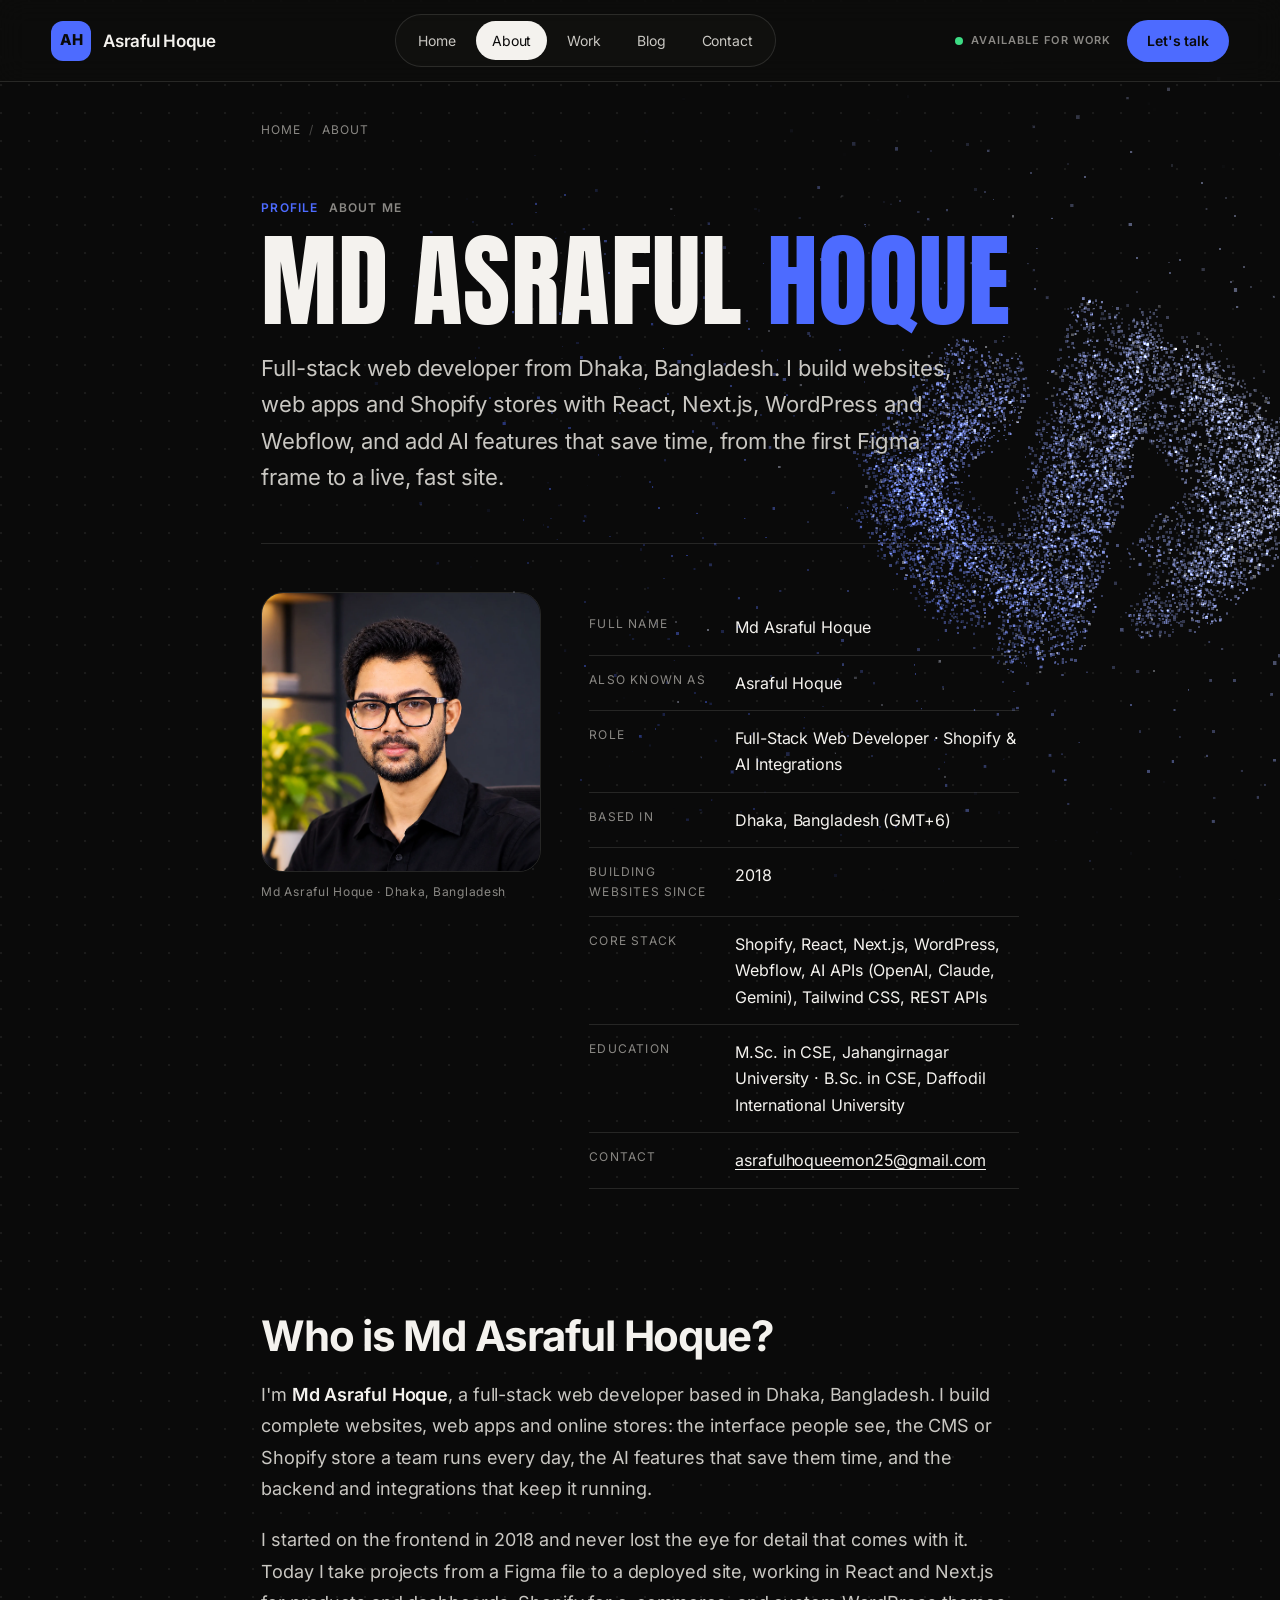
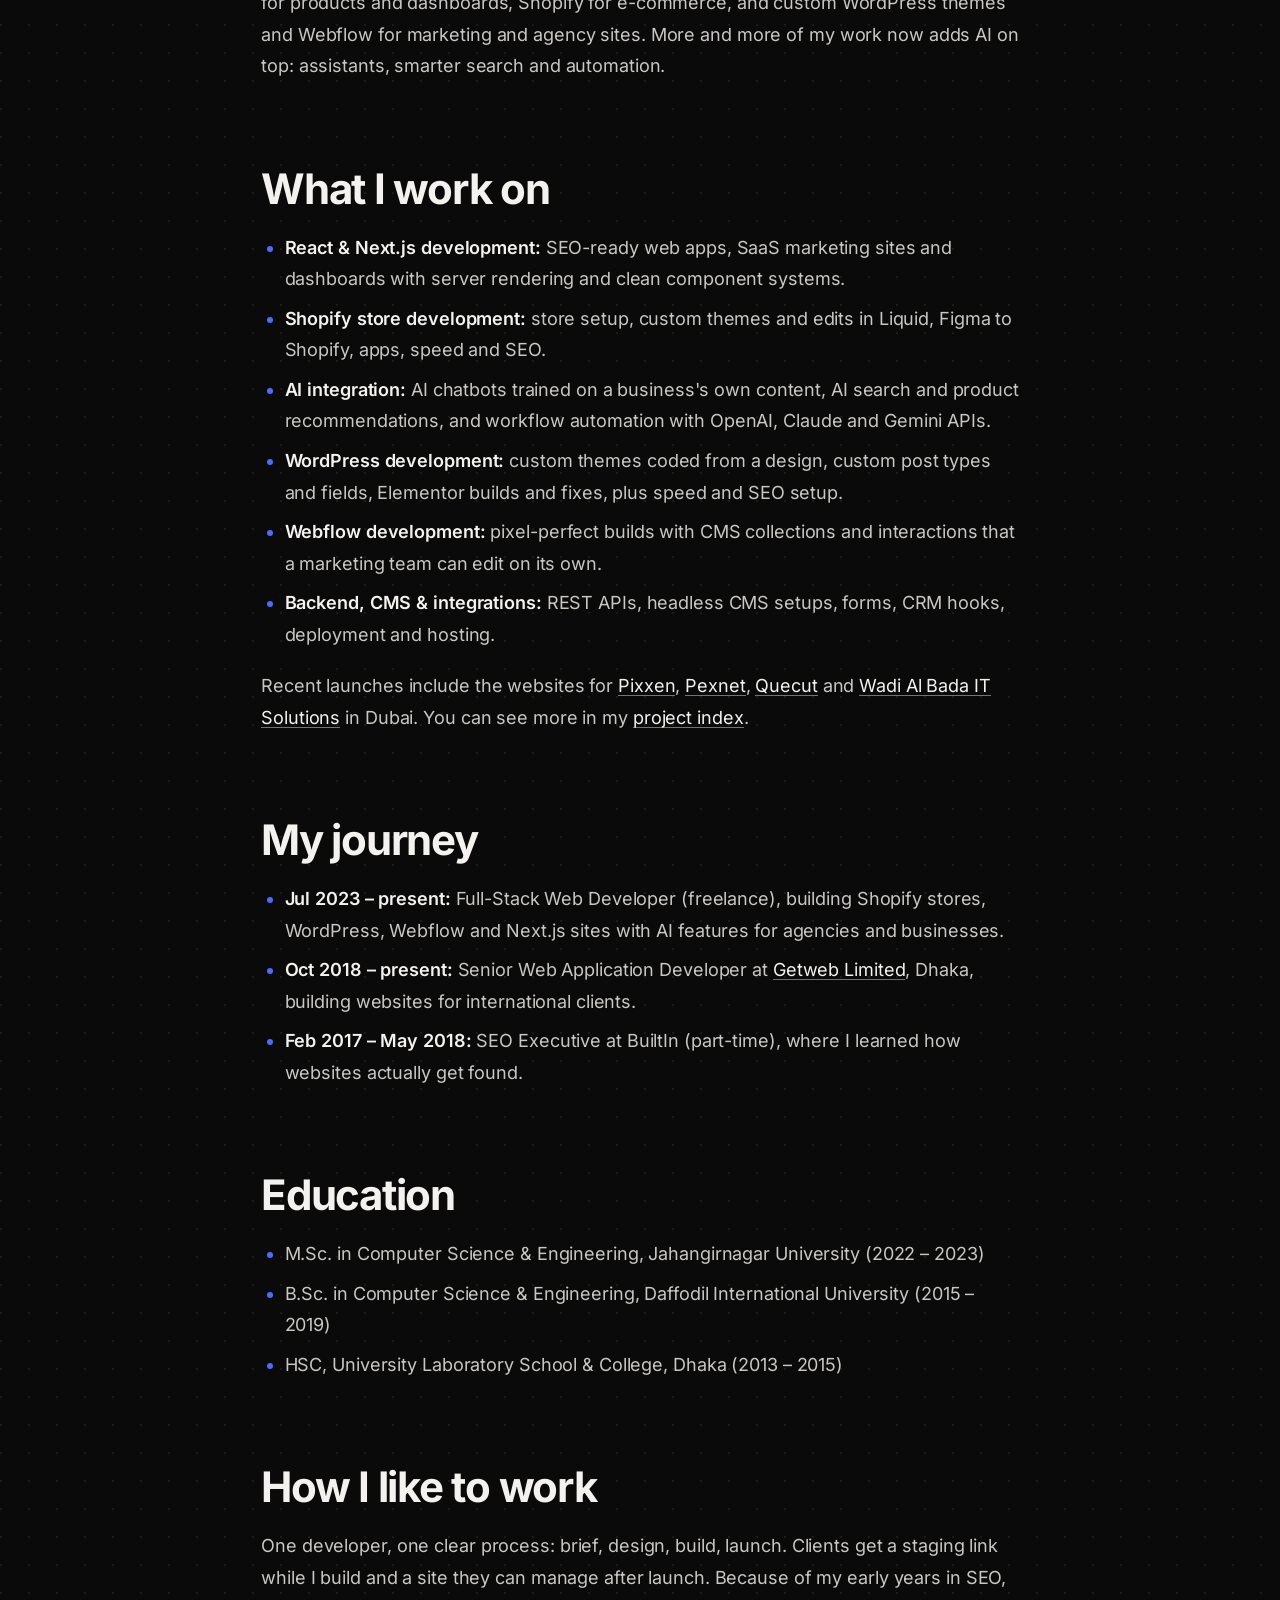
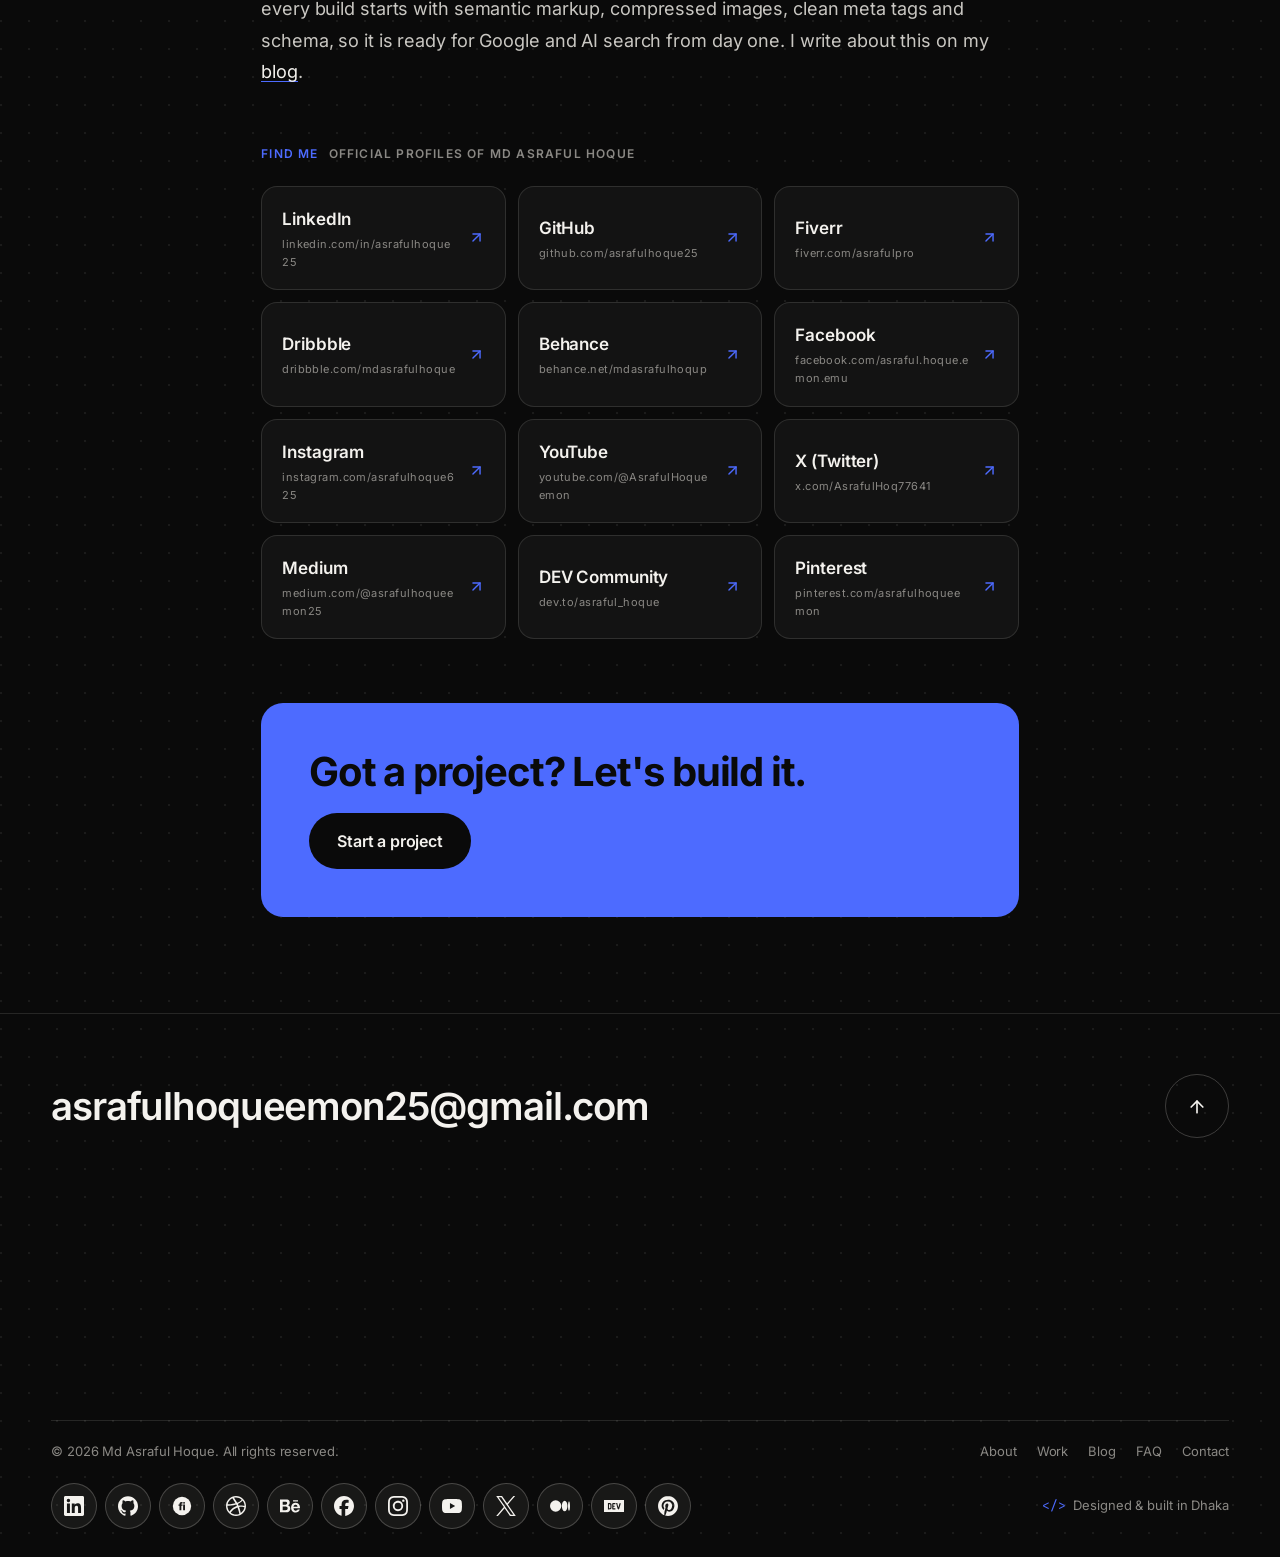
<file: about/index.html>
<!DOCTYPE html>
<html lang="en">
<head>
  <meta charset="utf-8">
  <meta name="viewport" content="width=device-width, initial-scale=1">
  <title>About Md Asraful Hoque | Full-Stack Web Developer, Dhaka</title>
  <meta name="description" content="Md Asraful Hoque is a full-stack web developer from Dhaka, Bangladesh, building Shopify stores, websites and AI features. Background, experience and official profiles.">
  <meta name="author" content="Md Asraful Hoque">
  <meta name="robots" content="index, follow, max-image-preview:large">
  <link rel="canonical" href="https://asrafulhoque25.github.io/about/">
  <link rel="author" href="https://asrafulhoque25.github.io/about/">
  <link rel="alternate" type="application/rss+xml" title="Md Asraful Hoque, Blog" href="https://asrafulhoque25.github.io/blog/feed.xml">
  <meta name="theme-color" content="#0b0f17">
  <meta property="og:type" content="profile">
  <meta property="og:site_name" content="Md Asraful Hoque">
  <meta property="og:title" content="About Md Asraful Hoque | Full-Stack Web Developer, Dhaka">
  <meta property="og:description" content="Md Asraful Hoque is a full-stack web developer from Dhaka, Bangladesh, building Shopify stores, websites and AI features. Background, experience and official profiles.">
  <meta property="og:url" content="https://asrafulhoque25.github.io/about/">
  <meta property="og:image" content="https://asrafulhoque25.github.io/assets/images/og-image.jpg">
  <meta property="og:image:width" content="1200">
  <meta property="og:image:height" content="630">
  <meta property="og:image:alt" content="Md Asraful Hoque, full-stack web developer">
  <meta property="og:locale" content="en_US">
  <meta name="twitter:card" content="summary_large_image">
  <meta name="twitter:title" content="About Md Asraful Hoque | Full-Stack Web Developer, Dhaka">
  <meta name="twitter:description" content="Md Asraful Hoque is a full-stack web developer from Dhaka, Bangladesh, building Shopify stores, websites and AI features. Background, experience and official profiles.">
  <meta name="twitter:image" content="https://asrafulhoque25.github.io/assets/images/og-image.jpg">
  <link rel="icon" href="/assets/images/favicon.ico" sizes="any">
  <link rel="icon" type="image/png" href="/assets/images/icon.png">
  <link rel="apple-touch-icon" href="/assets/images/icon.png">
  <link rel="manifest" href="/site.webmanifest">
  <link rel="preload" href="/assets/fonts/inter.woff2" as="font" type="font/woff2" crossorigin>
  <link rel="preload" href="/assets/fonts/anton.woff2" as="font" type="font/woff2" crossorigin>
  <link rel="stylesheet" href="/assets/css/main.css?v=20261127g">
  <link rel="stylesheet" href="/assets/css/page.css?v=20261127g">
  <script type="application/ld+json">
{
  "@context": "https://schema.org",
  "@graph": [
    {
      "@type": "ProfilePage",
      "@id": "https://asrafulhoque25.github.io/about/#profilepage",
      "url": "https://asrafulhoque25.github.io/about/",
      "name": "About Md Asraful Hoque",
      "dateCreated": "2026-11-20",
      "dateModified": "2026-11-20",
      "isPartOf": {
        "@id": "https://asrafulhoque25.github.io/#website"
      },
      "about": {
        "@id": "https://asrafulhoque25.github.io/#person"
      },
      "mainEntity": {
        "@id": "https://asrafulhoque25.github.io/#person"
      },
      "breadcrumb": {
        "@type": "BreadcrumbList",
        "itemListElement": [
          {
            "@type": "ListItem",
            "position": 1,
            "name": "Home",
            "item": "https://asrafulhoque25.github.io/"
          },
          {
            "@type": "ListItem",
            "position": 2,
            "name": "About"
          }
        ]
      }
    },
    {
      "@type": "Person",
      "@id": "https://asrafulhoque25.github.io/#person",
      "name": "Md Asraful Hoque",
      "alternateName": [
        "Asraful Hoque",
        "Asraful Hoque Emon",
        "Md. Asraful Hoque",
        "Emon"
      ],
      "url": "https://asrafulhoque25.github.io/",
      "image": "https://asrafulhoque25.github.io/assets/images/asrafulprofile.webp",
      "jobTitle": "Full-Stack Web Developer (Shopify & AI Integrations)",
      "sameAs": [
        "https://www.linkedin.com/in/asrafulhoque25/",
        "https://github.com/asrafulhoque25",
        "https://www.fiverr.com/asrafulpro",
        "https://dribbble.com/mdasrafulhoque",
        "https://www.behance.net/mdasrafulhoqup",
        "https://www.facebook.com/asraful.hoque.emon.emu",
        "https://www.instagram.com/asrafulhoque625/",
        "https://www.youtube.com/@AsrafulHoqueemon",
        "https://x.com/AsrafulHoq77641",
        "https://medium.com/@asrafulhoqueemon25",
        "https://dev.to/asraful_hoque",
        "https://www.pinterest.com/asrafulhoqueemon/"
      ]
    }
  ]
}
  </script>
</head>
<body class="page">
  <a class="skip-link" href="#main">Skip to content</a>
  <canvas class="pixels" aria-hidden="true"></canvas>
  <header class="nav">
    <a href="/" class="nav__logo" aria-label="Md Asraful Hoque home">
      <span class="nav__mark">AH</span><span class="nav__logo-text">Asraful Hoque</span>
    </a>
    <nav class="nav__links" aria-label="Primary">
      <a href="/">Home</a>
      <a href="/about/" class="is-active" aria-current="page">About</a>
      <a href="/#work">Work</a>
      <a href="/blog/">Blog</a>
      <a href="/#contact">Contact</a>
    </nav>
    <div class="nav__right">
      <span class="nav__status"><i></i>Available for work</span>
      <a href="/#contact" class="btn btn--small btn--accent"><span>Let's talk</span></a>
    </div>
  </header>

  <main id="main" class="wrap">
    <nav class="crumbs" aria-label="Breadcrumb"><a href="/">Home</a><span aria-hidden="true">/</span><span>About</span></nav>
    <header class="phead">
      <p class="eyebrow"><span class="num">Profile</span> About me</p>
      <h1>Md Asraful <em>Hoque</em></h1>
      <p class="lead">Full-stack web developer from Dhaka, Bangladesh. I build websites, web apps and Shopify stores with React, Next.js, WordPress and Webflow, and add AI features that save time, from the first Figma frame to a live, fast site.</p>
    </header>

    <section class="intro" aria-label="Quick profile">
      <figure>
        <img src="/assets/images/asrafulprofile.webp" alt="Portrait of Md Asraful Hoque, full-stack web developer" width="1251" height="1251">
        <figcaption>Md Asraful Hoque · Dhaka, Bangladesh</figcaption>
      </figure>
      <div>
        <table class="facts">
          <tr><th scope="row">Full name</th><td>Md Asraful Hoque</td></tr>
          <tr><th scope="row">Also known as</th><td>Asraful Hoque</td></tr>
          <tr><th scope="row">Role</th><td>Full-Stack Web Developer · Shopify &amp; AI Integrations</td></tr>
          <tr><th scope="row">Based in</th><td>Dhaka, Bangladesh (GMT+6)</td></tr>
          <tr><th scope="row">Building websites since</th><td>2018</td></tr>
          <tr><th scope="row">Core stack</th><td>Shopify, React, Next.js, WordPress, Webflow, AI APIs (OpenAI, Claude, Gemini), Tailwind CSS, REST APIs</td></tr>
          <tr><th scope="row">Education</th><td>M.Sc. in CSE, Jahangirnagar University · B.Sc. in CSE, Daffodil International University</td></tr>
          <tr><th scope="row">Contact</th><td><a class="link" href="mailto:asrafulhoqueemon25@gmail.com">asrafulhoqueemon25@gmail.com</a></td></tr>
        </table>
      </div>
    </section>

    <article class="prose">
      <h2>Who is Md Asraful Hoque?</h2>
      <p>I'm <strong>Md Asraful Hoque</strong>, a full-stack web developer based in Dhaka, Bangladesh. I build complete websites, web apps and online stores: the interface people see, the CMS or Shopify store a team runs every day, the AI features that save them time, and the backend and integrations that keep it running.</p>
      <p>I started on the frontend in 2018 and never lost the eye for detail that comes with it. Today I take projects from a Figma file to a deployed site, working in React and Next.js for products and dashboards, Shopify for e-commerce, and custom WordPress themes and Webflow for marketing and agency sites. More and more of my work now adds AI on top: assistants, smarter search and automation.</p>

      <h2>What I work on</h2>
      <ul>
        <li><strong>React &amp; Next.js development:</strong> SEO-ready web apps, SaaS marketing sites and dashboards with server rendering and clean component systems.</li>
        <li><strong>Shopify store development:</strong> store setup, custom themes and edits in Liquid, Figma to Shopify, apps, speed and SEO.</li>
        <li><strong>AI integration:</strong> AI chatbots trained on a business's own content, AI search and product recommendations, and workflow automation with OpenAI, Claude and Gemini APIs.</li>
        <li><strong>WordPress development:</strong> custom themes coded from a design, custom post types and fields, Elementor builds and fixes, plus speed and SEO setup.</li>
        <li><strong>Webflow development:</strong> pixel-perfect builds with CMS collections and interactions that a marketing team can edit on its own.</li>
        <li><strong>Backend, CMS &amp; integrations:</strong> REST APIs, headless CMS setups, forms, CRM hooks, deployment and hosting.</li>
      </ul>
      <p>Recent launches include the websites for <a href="https://pixxen.com/" target="_blank" rel="noopener">Pixxen</a>, <a href="https://pexnet.com/" target="_blank" rel="noopener">Pexnet</a>, <a href="https://quecut.com/" target="_blank" rel="noopener">Quecut</a> and <a href="https://wadialbadaitsolutions.ae/" target="_blank" rel="noopener">Wadi Al Bada IT Solutions</a> in Dubai. You can see more in my <a href="/#work">project index</a>.</p>

      <h2>My journey</h2>
      <ul>
        <li><strong>Jul 2023 – present:</strong> Full-Stack Web Developer (freelance), building Shopify stores, WordPress, Webflow and Next.js sites with AI features for agencies and businesses.</li>
        <li><strong>Oct 2018 – present:</strong> Senior Web Application Developer at <a href="https://getwebinc.com/" target="_blank" rel="noopener">Getweb Limited</a>, Dhaka, building websites for international clients.</li>
        <li><strong>Feb 2017 – May 2018:</strong> SEO Executive at BuiltIn (part-time), where I learned how websites actually get found.</li>
      </ul>

      <h2>Education</h2>
      <ul>
        <li>M.Sc. in Computer Science &amp; Engineering, Jahangirnagar University (2022 – 2023)</li>
        <li>B.Sc. in Computer Science &amp; Engineering, Daffodil International University (2015 – 2019)</li>
        <li>HSC, University Laboratory School &amp; College, Dhaka (2013 – 2015)</li>
      </ul>

      <h2>How I like to work</h2>
      <p>One developer, one clear process: brief, design, build, launch. Clients get a staging link while I build and a site they can manage after launch. Because of my early years in SEO, every build starts with semantic markup, compressed images, clean meta tags and schema, so it is ready for Google and AI search from day one. I write about this on my <a href="/blog/">blog</a>.</p>
    </article>

    <section aria-labelledby="profiles-title">
      <h2 id="profiles-title" class="eyebrow" style="margin-top:56px"><span class="num">Find me</span> Official profiles of Md Asraful Hoque</h2>
      <div class="profiles">
        <a href="https://www.linkedin.com/in/asrafulhoque25/" target="_blank" rel="me noopener"><span><b>LinkedIn</b><small>linkedin.com/in/asrafulhoque25</small></span><i><svg class="i" viewBox="0 0 24 24" fill="none" stroke="currentColor" stroke-width="2" stroke-linecap="round" stroke-linejoin="round" aria-hidden="true"><path d="M7 7h10v10" /> <path d="M7 17 17 7" /></svg></i></a>
        <a href="https://github.com/asrafulhoque25" target="_blank" rel="me noopener"><span><b>GitHub</b><small>github.com/asrafulhoque25</small></span><i><svg class="i" viewBox="0 0 24 24" fill="none" stroke="currentColor" stroke-width="2" stroke-linecap="round" stroke-linejoin="round" aria-hidden="true"><path d="M7 7h10v10" /> <path d="M7 17 17 7" /></svg></i></a>
        <a href="https://www.fiverr.com/asrafulpro" target="_blank" rel="me noopener"><span><b>Fiverr</b><small>fiverr.com/asrafulpro</small></span><i><svg class="i" viewBox="0 0 24 24" fill="none" stroke="currentColor" stroke-width="2" stroke-linecap="round" stroke-linejoin="round" aria-hidden="true"><path d="M7 7h10v10" /> <path d="M7 17 17 7" /></svg></i></a>
        <a href="https://dribbble.com/mdasrafulhoque" target="_blank" rel="me noopener"><span><b>Dribbble</b><small>dribbble.com/mdasrafulhoque</small></span><i><svg class="i" viewBox="0 0 24 24" fill="none" stroke="currentColor" stroke-width="2" stroke-linecap="round" stroke-linejoin="round" aria-hidden="true"><path d="M7 7h10v10" /> <path d="M7 17 17 7" /></svg></i></a>
        <a href="https://www.behance.net/mdasrafulhoqup" target="_blank" rel="me noopener"><span><b>Behance</b><small>behance.net/mdasrafulhoqup</small></span><i><svg class="i" viewBox="0 0 24 24" fill="none" stroke="currentColor" stroke-width="2" stroke-linecap="round" stroke-linejoin="round" aria-hidden="true"><path d="M7 7h10v10" /> <path d="M7 17 17 7" /></svg></i></a>
        <a href="https://www.facebook.com/asraful.hoque.emon.emu" target="_blank" rel="me noopener"><span><b>Facebook</b><small>facebook.com/asraful.hoque.emon.emu</small></span><i><svg class="i" viewBox="0 0 24 24" fill="none" stroke="currentColor" stroke-width="2" stroke-linecap="round" stroke-linejoin="round" aria-hidden="true"><path d="M7 7h10v10" /> <path d="M7 17 17 7" /></svg></i></a>
        <a href="https://www.instagram.com/asrafulhoque625/" target="_blank" rel="me noopener"><span><b>Instagram</b><small>instagram.com/asrafulhoque625</small></span><i><svg class="i" viewBox="0 0 24 24" fill="none" stroke="currentColor" stroke-width="2" stroke-linecap="round" stroke-linejoin="round" aria-hidden="true"><path d="M7 7h10v10" /> <path d="M7 17 17 7" /></svg></i></a>
        <a href="https://www.youtube.com/@AsrafulHoqueemon" target="_blank" rel="me noopener"><span><b>YouTube</b><small>youtube.com/@AsrafulHoqueemon</small></span><i><svg class="i" viewBox="0 0 24 24" fill="none" stroke="currentColor" stroke-width="2" stroke-linecap="round" stroke-linejoin="round" aria-hidden="true"><path d="M7 7h10v10" /> <path d="M7 17 17 7" /></svg></i></a>
        <a href="https://x.com/AsrafulHoq77641" target="_blank" rel="me noopener"><span><b>X (Twitter)</b><small>x.com/AsrafulHoq77641</small></span><i><svg class="i" viewBox="0 0 24 24" fill="none" stroke="currentColor" stroke-width="2" stroke-linecap="round" stroke-linejoin="round" aria-hidden="true"><path d="M7 7h10v10" /> <path d="M7 17 17 7" /></svg></i></a>
        <a href="https://medium.com/@asrafulhoqueemon25" target="_blank" rel="me noopener"><span><b>Medium</b><small>medium.com/@asrafulhoqueemon25</small></span><i><svg class="i" viewBox="0 0 24 24" fill="none" stroke="currentColor" stroke-width="2" stroke-linecap="round" stroke-linejoin="round" aria-hidden="true"><path d="M7 7h10v10" /> <path d="M7 17 17 7" /></svg></i></a>
        <a href="https://dev.to/asraful_hoque" target="_blank" rel="me noopener"><span><b>DEV Community</b><small>dev.to/asraful_hoque</small></span><i><svg class="i" viewBox="0 0 24 24" fill="none" stroke="currentColor" stroke-width="2" stroke-linecap="round" stroke-linejoin="round" aria-hidden="true"><path d="M7 7h10v10" /> <path d="M7 17 17 7" /></svg></i></a>
        <a href="https://www.pinterest.com/asrafulhoqueemon/" target="_blank" rel="me noopener"><span><b>Pinterest</b><small>pinterest.com/asrafulhoqueemon</small></span><i><svg class="i" viewBox="0 0 24 24" fill="none" stroke="currentColor" stroke-width="2" stroke-linecap="round" stroke-linejoin="round" aria-hidden="true"><path d="M7 7h10v10" /> <path d="M7 17 17 7" /></svg></i></a>
      </div>
    </section>

    <div class="cta-band">
      <h2>Got a project? Let's build it.</h2>
      <a class="btn btn--ink" href="/#contact"><span>Start a project</span></a>
    </div>
  </main>

  <footer class="footer">
    <div class="footer__top">
      <a href="mailto:asrafulhoqueemon25@gmail.com" class="footer__mail">asrafulhoqueemon25@gmail.com</a>
      <button class="footer__up" type="button" data-scrolltop aria-label="Back to top"><svg class="i" viewBox="0 0 24 24" fill="none" stroke="currentColor" stroke-width="2" stroke-linecap="round" stroke-linejoin="round" aria-hidden="true"><path d="m5 12 7-7 7 7" /> <path d="M12 19V5" /></svg></button>
    </div>
    <div class="footer__big" aria-hidden="true"><span>ASRAFUL</span><span>HOQUE</span></div>
    <div class="footer__bottom">
      <p>© 2026 Md Asraful Hoque. All rights reserved.</p>
      <nav class="footer__nav" aria-label="Footer"><a href="/about/">About</a><a href="/#work">Work</a><a href="/blog/">Blog</a><a href="/#faq">FAQ</a><a href="/#contact">Contact</a></nav>
      <div class="footer__social" aria-label="Profiles">
        <a href="https://www.linkedin.com/in/asrafulhoque25/" target="_blank" rel="me noopener" aria-label="LinkedIn" title="LinkedIn"><svg class="bi" viewBox="0 0 24 24" aria-hidden="true"><path fill="currentColor" d="M20.45 20.45h-3.56v-5.57c0-1.33-.03-3.04-1.85-3.04-1.86 0-2.14 1.45-2.14 2.94v5.67H9.35V9h3.41v1.56h.05c.48-.9 1.64-1.85 3.37-1.85 3.6 0 4.27 2.37 4.27 5.46v6.28ZM5.34 7.43a2.06 2.06 0 1 1 0-4.13 2.06 2.06 0 0 1 0 4.13ZM7.12 20.45H3.56V9h3.56v11.45ZM22.22 0H1.77C.79 0 0 .77 0 1.72v20.56C0 23.23.79 24 1.77 24h20.45c.98 0 1.78-.77 1.78-1.72V1.72C24 .77 23.2 0 22.22 0Z"/></svg></a>
        <a href="https://github.com/asrafulhoque25" target="_blank" rel="me noopener" aria-label="GitHub" title="GitHub"><svg class="bi" viewBox="0 0 24 24" aria-hidden="true"><path fill="currentColor" d="M12 .297c-6.63 0-12 5.373-12 12 0 5.303 3.438 9.8 8.205 11.385.6.113.82-.258.82-.577 0-.285-.01-1.04-.015-2.04-3.338.724-4.042-1.61-4.042-1.61C4.422 18.07 3.633 17.7 3.633 17.7c-1.087-.744.084-.729.084-.729 1.205.084 1.838 1.236 1.838 1.236 1.07 1.835 2.809 1.305 3.495.998.108-.776.417-1.305.76-1.605-2.665-.3-5.466-1.332-5.466-5.93 0-1.31.465-2.38 1.235-3.22-.135-.303-.54-1.523.105-3.176 0 0 1.005-.322 3.3 1.23.96-.267 1.98-.399 3-.405 1.02.006 2.04.138 3 .405 2.28-1.552 3.285-1.23 3.285-1.23.645 1.653.24 2.873.12 3.176.765.84 1.23 1.91 1.23 3.22 0 4.61-2.805 5.625-5.475 5.92.42.36.81 1.096.81 2.22 0 1.606-.015 2.896-.015 3.286 0 .315.21.69.825.57C20.565 22.092 24 17.592 24 12.297c0-6.627-5.373-12-12-12"/></svg></a>
        <a href="https://www.fiverr.com/asrafulpro" target="_blank" rel="me noopener" aria-label="Fiverr" title="Fiverr"><svg class="bi" viewBox="0 0 24 24" aria-hidden="true"><defs><mask id="fiM"><rect width="24" height="24" fill="#fff"/><path fill="#000" d="M12.632107853889465 10.1033203125V11.746610116958617H7.813720703125V10.1033203125ZM9.007585287094116 17.2V9.721960377693176Q9.007585287094116 8.908442211151122 9.313288629055023 8.370413255691528Q9.61899197101593 7.832384300231933 10.16438364982605 7.565020275115966Q10.70977532863617 7.297656249999999 11.421730995178223 7.297656249999999Q11.89069664478302 7.297656249999999 12.304438769817352 7.371543061733245Q12.718180894851685 7.445429873466491 12.912673950195312 7.49773449897766L12.556696891784668 9.121727180480956Q12.429235458374023 9.085164618492126 12.25746750831604 9.056727242469787Q12.085699558258057 9.028289866447448 11.916852831840515 9.028289866447448Q11.52025294303894 9.028289866447448 11.36587905883789 9.208816063404083Q11.21150517463684 9.389342260360717 11.21150517463684 9.705706906318664V17.2ZM13.364361763000488 17.2V10.1033203125H15.577930212020874V17.2ZM14.46784508228302 9.274574589729308Q13.994561910629272 9.274574589729308 13.65838873386383 8.960488372582656Q13.322215557098389 8.646402155436002 13.322215557098389 8.206681451430686Q13.322215557098389 7.757986855506896 13.65838873386383 7.4473313808441155Q13.994561910629272 7.136675906181335 14.46784508228302 7.136675906181335Q14.941273263522557 7.136675906181335 15.278135623250689 7.446814493622098Q15.61499798297882 7.756953081062861 15.61499798297882 8.206429294745126Q15.61499798297882 8.646915984153747 15.278135623250689 8.960745286941528Q14.941273263522557 9.274574589729308 14.46784508228302 9.274574589729308Z"/></mask></defs><circle cx="12" cy="12" r="11" fill="currentColor" mask="url(#fiM)"/></svg></a>
        <a href="https://dribbble.com/mdasrafulhoque" target="_blank" rel="me noopener" aria-label="Dribbble" title="Dribbble"><svg class="bi" viewBox="0 0 24 24" aria-hidden="true"><path fill="currentColor" d="M12 24C5.385 24 0 18.615 0 12S5.385 0 12 0s12 5.385 12 12-5.385 12-12 12zm10.12-10.358c-.35-.11-3.17-.953-6.384-.438 1.34 3.684 1.887 6.684 1.992 7.308 2.3-1.555 3.936-4.02 4.395-6.87zm-6.115 7.808c-.153-.9-.75-4.032-2.19-7.77l-.066.02c-5.79 2.015-7.86 6.025-8.04 6.4 1.73 1.358 3.92 2.166 6.29 2.166 1.42 0 2.77-.29 4-.814zm-11.62-2.58c.232-.4 3.045-5.055 8.332-6.765.135-.045.27-.084.405-.12-.26-.585-.54-1.167-.832-1.74C7.17 11.775 2.206 11.71 1.756 11.7l-.004.312c0 2.633.998 5.037 2.634 6.855zm-2.42-8.955c.46.008 4.683.026 9.477-1.248-1.698-3.018-3.53-5.558-3.8-5.928-2.868 1.35-5.01 3.99-5.676 7.17zM9.6 2.052c.282.38 2.145 2.914 3.822 6 3.645-1.365 5.19-3.44 5.373-3.702-1.81-1.61-4.19-2.586-6.795-2.586-.825 0-1.63.1-2.4.285zm10.335 3.483c-.218.29-1.935 2.493-5.724 4.04.24.49.47.985.68 1.486.08.18.15.36.22.53 3.41-.43 6.8.26 7.14.33-.02-2.42-.88-4.64-2.31-6.38z"/></svg></a>
        <a href="https://www.behance.net/mdasrafulhoqup" target="_blank" rel="me noopener" aria-label="Behance" title="Behance"><svg class="bi" viewBox="0 0 24 24" aria-hidden="true"><path fill="currentColor" d="M16.969 16.927a2.561 2.561 0 0 0 1.901.677 2.501 2.501 0 0 0 1.531-.475c.362-.235.636-.584.779-.99h2.585a5.091 5.091 0 0 1-1.9 2.896 5.292 5.292 0 0 1-3.091.88 5.839 5.839 0 0 1-2.284-.433 4.871 4.871 0 0 1-1.723-1.211 5.657 5.657 0 0 1-1.08-1.874 7.057 7.057 0 0 1-.383-2.393c-.005-.8.129-1.595.396-2.349a5.313 5.313 0 0 1 5.088-3.604 4.87 4.87 0 0 1 2.376.563c.661.362 1.231.87 1.668 1.485a6.2 6.2 0 0 1 .943 2.133c.194.821.263 1.666.205 2.508h-7.699c-.063.79.184 1.574.688 2.187ZM6.947 4.084a8.065 8.065 0 0 1 1.928.198 4.29 4.29 0 0 1 1.49.638c.418.303.748.711.958 1.182.241.579.357 1.203.341 1.83a3.506 3.506 0 0 1-.506 1.961 3.726 3.726 0 0 1-1.503 1.287 3.588 3.588 0 0 1 2.027 1.437c.464.747.697 1.615.67 2.494a4.593 4.593 0 0 1-.423 2.032 3.945 3.945 0 0 1-1.163 1.413 5.114 5.114 0 0 1-1.683.807 7.135 7.135 0 0 1-1.928.259H0V4.084h6.947Zm-.235 12.9c.308.004.616-.029.916-.099a2.18 2.18 0 0 0 .766-.332c.228-.158.411-.371.534-.619.142-.317.208-.663.191-1.009a2.08 2.08 0 0 0-.642-1.715 2.618 2.618 0 0 0-1.696-.505h-3.54v4.279h3.471Zm13.635-5.967a2.13 2.13 0 0 0-1.654-.619 2.336 2.336 0 0 0-1.163.259 2.474 2.474 0 0 0-.738.62 2.359 2.359 0 0 0-.396.792c-.074.239-.12.485-.137.734h4.769a3.239 3.239 0 0 0-.679-1.785l-.002-.001Zm-13.813-.648a2.254 2.254 0 0 0 1.423-.433c.399-.355.607-.88.56-1.413a1.916 1.916 0 0 0-.178-.891 1.298 1.298 0 0 0-.495-.533 1.851 1.851 0 0 0-.711-.274 3.966 3.966 0 0 0-.835-.073H3.241v3.631h3.293v-.014ZM21.62 5.122h-5.976v1.527h5.976V5.122Z"/></svg></a>
        <a href="https://www.facebook.com/asraful.hoque.emon.emu" target="_blank" rel="me noopener" aria-label="Facebook" title="Facebook"><svg class="bi" viewBox="0 0 24 24" aria-hidden="true"><path fill="currentColor" d="M9.101 23.691v-7.98H6.627v-3.667h2.474v-1.58c0-4.085 1.848-5.978 5.858-5.978.401 0 .955.042 1.468.103a8.68 8.68 0 0 1 1.141.195v3.325a8.623 8.623 0 0 0-.653-.036 26.805 26.805 0 0 0-.733-.009c-.707 0-1.259.096-1.675.309a1.686 1.686 0 0 0-.679.622c-.258.42-.374.995-.374 1.752v1.297h3.919l-.386 2.103-.287 1.564h-3.246v8.245C19.396 23.238 24 18.179 24 12.044c0-6.627-5.373-12-12-12s-12 5.373-12 12c0 5.628 3.874 10.35 9.101 11.647Z"/></svg></a>
        <a href="https://www.instagram.com/asrafulhoque625/" target="_blank" rel="me noopener" aria-label="Instagram" title="Instagram"><svg class="bi" viewBox="0 0 24 24" aria-hidden="true"><path fill="currentColor" d="M7.0301.084c-1.2768.0602-2.1487.264-2.911.5634-.7888.3075-1.4575.72-2.1228 1.3877-.6652.6677-1.075 1.3368-1.3802 2.127-.2954.7638-.4956 1.6365-.552 2.914-.0564 1.2775-.0689 1.6882-.0626 4.947.0062 3.2586.0206 3.6671.0825 4.9473.061 1.2765.264 2.1482.5635 2.9107.308.7889.72 1.4573 1.388 2.1228.6679.6655 1.3365 1.0743 2.1285 1.38.7632.295 1.6361.4961 2.9134.552 1.2773.056 1.6884.069 4.9462.0627 3.2578-.0062 3.668-.0207 4.9478-.0814 1.28-.0607 2.147-.2652 2.9098-.5633.7889-.3086 1.4578-.72 2.1228-1.3881.665-.6682 1.0745-1.3378 1.3795-2.1284.2957-.7632.4966-1.636.552-2.9124.056-1.2809.0692-1.6898.063-4.948-.0063-3.2583-.021-3.6668-.0817-4.9465-.0607-1.2797-.264-2.1487-.5633-2.9117-.3084-.7889-.72-1.4568-1.3876-2.1228C21.2982 1.33 20.628.9208 19.8378.6165 19.074.321 18.2017.1197 16.9244.0645 15.6471.0093 15.236-.005 11.977.0014 8.718.0076 8.31.0215 7.0301.0839m.1402 21.6932c-1.17-.0509-1.8053-.2453-2.2287-.408-.5606-.216-.96-.4771-1.3819-.895-.422-.4178-.6811-.8186-.9-1.378-.1644-.4234-.3624-1.058-.4171-2.228-.0595-1.2645-.072-1.6442-.079-4.848-.007-3.2037.0053-3.583.0607-4.848.05-1.169.2456-1.805.408-2.2282.216-.5613.4762-.96.895-1.3816.4188-.4217.8184-.6814 1.3783-.9003.423-.1651 1.0575-.3614 2.227-.4171 1.2655-.06 1.6447-.072 4.848-.079 3.2033-.007 3.5835.005 4.8495.0608 1.169.0508 1.8053.2445 2.228.408.5608.216.96.4754 1.3816.895.4217.4194.6816.8176.9005 1.3787.1653.4217.3617 1.056.4169 2.2263.0602 1.2655.0739 1.645.0796 4.848.0058 3.203-.0055 3.5834-.061 4.848-.051 1.17-.245 1.8055-.408 2.2294-.216.5604-.4763.96-.8954 1.3814-.419.4215-.8181.6811-1.3783.9-.4224.1649-1.0577.3617-2.2262.4174-1.2656.0595-1.6448.072-4.8493.079-3.2045.007-3.5825-.006-4.848-.0608M16.953 5.5864A1.44 1.44 0 1 0 18.39 4.144a1.44 1.44 0 0 0-1.437 1.4424M5.8385 12.012c.0067 3.4032 2.7706 6.1557 6.173 6.1493 3.4026-.0065 6.157-2.7701 6.1506-6.1733-.0065-3.4032-2.771-6.1565-6.174-6.1498-3.403.0067-6.156 2.771-6.1496 6.1738M8 12.0077a4 4 0 1 1 4.008 3.9921A3.9996 3.9996 0 0 1 8 12.0077"/></svg></a>
        <a href="https://www.youtube.com/@AsrafulHoqueemon" target="_blank" rel="me noopener" aria-label="YouTube" title="YouTube"><svg class="bi" viewBox="0 0 24 24" aria-hidden="true"><path fill="currentColor" d="M23.498 6.186a3.016 3.016 0 0 0-2.122-2.136C19.505 3.545 12 3.545 12 3.545s-7.505 0-9.377.505A3.017 3.017 0 0 0 .502 6.186C0 8.07 0 12 0 12s0 3.93.502 5.814a3.016 3.016 0 0 0 2.122 2.136c1.871.505 9.376.505 9.376.505s7.505 0 9.377-.505a3.015 3.015 0 0 0 2.122-2.136C24 15.93 24 12 24 12s0-3.93-.502-5.814zM9.545 15.568V8.432L15.818 12l-6.273 3.568z"/></svg></a>
        <a href="https://x.com/AsrafulHoq77641" target="_blank" rel="me noopener" aria-label="X (Twitter)" title="X (Twitter)"><svg class="bi" viewBox="0 0 24 24" aria-hidden="true"><path fill="currentColor" d="M14.234 10.162 22.977 0h-2.072l-7.591 8.824L7.251 0H.258l9.168 13.343L.258 24H2.33l8.016-9.318L16.749 24h6.993zm-2.837 3.299-.929-1.329L3.076 1.56h3.182l5.965 8.532.929 1.329 7.754 11.09h-3.182z"/></svg></a>
        <a href="https://medium.com/@asrafulhoqueemon25" target="_blank" rel="me noopener" aria-label="Medium" title="Medium"><svg class="bi" viewBox="0 0 24 24" aria-hidden="true"><path fill="currentColor" d="M13.54 12a6.8 6.8 0 0 1-6.77 6.82A6.8 6.8 0 0 1 0 12a6.8 6.8 0 0 1 6.77-6.82A6.8 6.8 0 0 1 13.54 12Zm7.42 0c0 3.54-1.51 6.42-3.38 6.42-1.87 0-3.39-2.88-3.39-6.42s1.52-6.42 3.39-6.42 3.38 2.88 3.38 6.42M24 12c0 3.17-.53 5.75-1.19 5.75-.66 0-1.19-2.58-1.19-5.75s.53-5.75 1.19-5.75C23.47 6.25 24 8.83 24 12Z"/></svg></a>
        <a href="https://dev.to/asraful_hoque" target="_blank" rel="me noopener" aria-label="DEV Community" title="DEV Community"><svg class="bi bi--devto" viewBox="0 0 24 24" aria-hidden="true"><path fill="currentColor" d="M7.42 10.05c-.18-.16-.46-.23-.84-.23H6l.02 2.44.04 2.45.56-.02c.41 0 .63-.07.83-.26.24-.24.26-.36.26-2.2 0-1.91-.02-1.96-.29-2.18zM0 4.94v14.12h24V4.94H0zM8.56 15.3c-.44.58-1.06.77-2.53.77H4.71V8.53h1.4c1.67 0 2.16.18 2.6.9.27.43.29.6.32 2.57.05 2.23-.02 2.73-.47 3.3zm5.09-5.47h-2.47v1.77h1.52v1.28l-.72.04-.75.03v1.77l1.22.03 1.2.04v1.28h-1.6c-1.53 0-1.6-.01-1.87-.3l-.3-.28v-3.16c0-3.02.01-3.18.25-3.48.23-.31.25-.31 1.88-.31h1.64v1.3zm4.68 5.45c-.17.43-.64.79-1 .79-.18 0-.45-.15-.67-.39-.32-.32-.45-.63-.82-2.08l-.9-3.39-.45-1.67h.76c.4 0 .75.02.75.05 0 .06 1.16 4.54 1.26 4.83.04.15.32-.7.73-2.3l.66-2.52.74-.04c.4-.02.73 0 .73.04 0 .14-1.67 6.38-1.8 6.68z"/></svg></a>
        <a href="https://www.pinterest.com/asrafulhoqueemon/" target="_blank" rel="me noopener" aria-label="Pinterest" title="Pinterest"><svg class="bi" viewBox="0 0 24 24" aria-hidden="true"><path fill="currentColor" d="M12.017 0C5.396 0 .029 5.367.029 11.987c0 5.079 3.158 9.417 7.618 11.162-.105-.949-.199-2.403.041-3.439.219-.937 1.406-5.957 1.406-5.957s-.359-.72-.359-1.781c0-1.663.967-2.911 2.168-2.911 1.024 0 1.518.769 1.518 1.688 0 1.029-.653 2.567-.992 3.992-.285 1.193.6 2.165 1.775 2.165 2.128 0 3.768-2.245 3.768-5.487 0-2.861-2.063-4.869-5.008-4.869-3.41 0-5.409 2.562-5.409 5.199 0 1.033.394 2.143.889 2.741.099.12.112.225.085.345-.09.375-.293 1.199-.334 1.363-.053.225-.172.271-.401.165-1.495-.69-2.433-2.878-2.433-4.646 0-3.776 2.748-7.252 7.92-7.252 4.158 0 7.392 2.967 7.392 6.923 0 4.135-2.607 7.462-6.233 7.462-1.214 0-2.354-.629-2.758-1.379l-.749 2.848c-.269 1.045-1.004 2.352-1.498 3.146 1.123.345 2.306.535 3.55.535 6.607 0 11.985-5.365 11.985-11.987C23.97 5.39 18.592.026 11.985.026L12.017 0z"/></svg></a>
      </div>
      <p class="footer__made"><code>&lt;/&gt;</code> Designed &amp; built in Dhaka</p>
    </div>
  </footer>
  <script src="/assets/js/vendor/lenis.min.js?v=20261127g" defer></script>
  <script src="/assets/js/page.js?v=20261127g" defer></script>
  <script src="/assets/js/footer-name.js?v=20261127g" defer></script>
  <script src="/assets/js/scene.min.js?v=20261127g" defer></script>
</body>
</html>
</file>
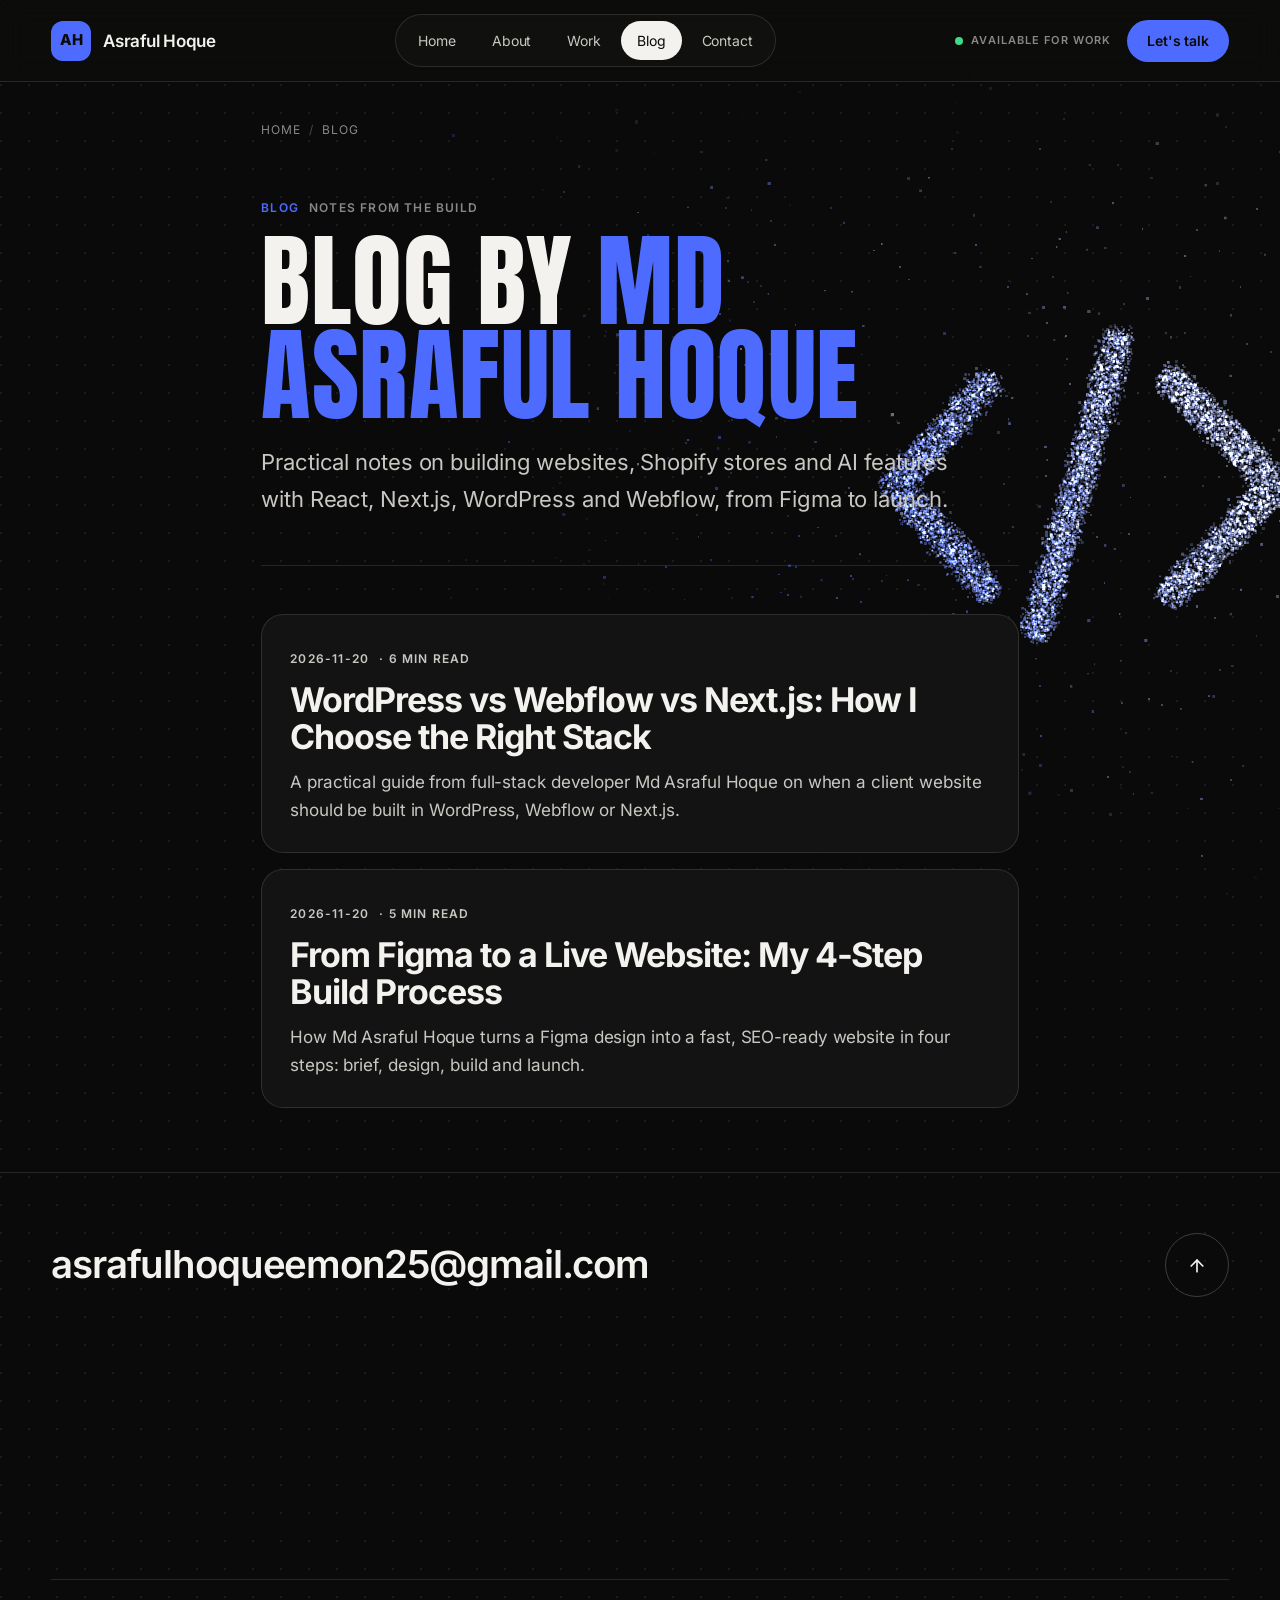
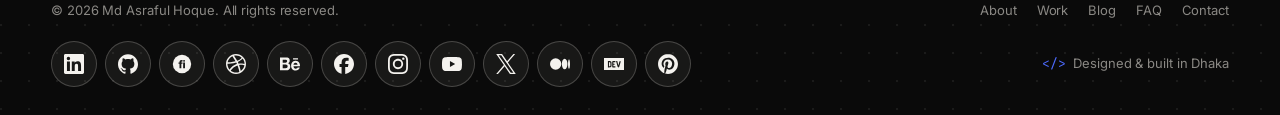
<file: blog/index.html>
<!DOCTYPE html>
<html lang="en">
<head>
  <meta charset="utf-8">
  <meta name="viewport" content="width=device-width, initial-scale=1">
  <title>Blog | Md Asraful Hoque, Full-Stack Web Developer</title>
  <meta name="description" content="Articles by Md Asraful Hoque on Shopify, React, Next.js, WordPress, Webflow, AI integration and building fast, SEO-ready websites.">
  <meta name="author" content="Md Asraful Hoque">
  <meta name="robots" content="index, follow, max-image-preview:large">
  <link rel="canonical" href="https://asrafulhoque25.github.io/blog/">
  <link rel="author" href="https://asrafulhoque25.github.io/about/">
  <link rel="alternate" type="application/rss+xml" title="Md Asraful Hoque, Blog" href="https://asrafulhoque25.github.io/blog/feed.xml">
  <meta name="theme-color" content="#0b0f17">
  <meta property="og:type" content="website">
  <meta property="og:site_name" content="Md Asraful Hoque">
  <meta property="og:title" content="Blog | Md Asraful Hoque, Full-Stack Web Developer">
  <meta property="og:description" content="Articles by Md Asraful Hoque on Shopify, React, Next.js, WordPress, Webflow, AI integration and building fast, SEO-ready websites.">
  <meta property="og:url" content="https://asrafulhoque25.github.io/blog/">
  <meta property="og:image" content="https://asrafulhoque25.github.io/assets/images/og-image.jpg">
  <meta property="og:image:width" content="1200">
  <meta property="og:image:height" content="630">
  <meta property="og:image:alt" content="Md Asraful Hoque, full-stack web developer">
  <meta property="og:locale" content="en_US">
  <meta name="twitter:card" content="summary_large_image">
  <meta name="twitter:title" content="Blog | Md Asraful Hoque, Full-Stack Web Developer">
  <meta name="twitter:description" content="Articles by Md Asraful Hoque on Shopify, React, Next.js, WordPress, Webflow, AI integration and building fast, SEO-ready websites.">
  <meta name="twitter:image" content="https://asrafulhoque25.github.io/assets/images/og-image.jpg">
  <link rel="icon" href="/assets/images/favicon.ico" sizes="any">
  <link rel="icon" type="image/png" href="/assets/images/icon.png">
  <link rel="apple-touch-icon" href="/assets/images/icon.png">
  <link rel="manifest" href="/site.webmanifest">
  <link rel="preload" href="/assets/fonts/inter.woff2" as="font" type="font/woff2" crossorigin>
  <link rel="preload" href="/assets/fonts/anton.woff2" as="font" type="font/woff2" crossorigin>
  <link rel="stylesheet" href="/assets/css/main.css?v=20261127g">
  <link rel="stylesheet" href="/assets/css/page.css?v=20261127g">
  <script type="application/ld+json">
{
  "@context": "https://schema.org",
  "@graph": [
    {
      "@type": "Blog",
      "@id": "https://asrafulhoque25.github.io/blog/#blog",
      "name": "Md Asraful Hoque, Blog",
      "url": "https://asrafulhoque25.github.io/blog/",
      "author": {
        "@id": "https://asrafulhoque25.github.io/#person"
      },
      "publisher": {
        "@id": "https://asrafulhoque25.github.io/#person"
      },
      "blogPost": [
        {
          "@id": "https://asrafulhoque25.github.io/blog/wordpress-vs-webflow-vs-nextjs/#article"
        },
        {
          "@id": "https://asrafulhoque25.github.io/blog/figma-to-website-process/#article"
        }
      ]
    },
    {
      "@type": "BreadcrumbList",
      "itemListElement": [
        {
          "@type": "ListItem",
          "position": 1,
          "name": "Home",
          "item": "https://asrafulhoque25.github.io/"
        },
        {
          "@type": "ListItem",
          "position": 2,
          "name": "Blog"
        }
      ]
    }
  ]
}
  </script>
</head>
<body class="page">
  <a class="skip-link" href="#main">Skip to content</a>
  <canvas class="pixels" aria-hidden="true"></canvas>
  <header class="nav">
    <a href="/" class="nav__logo" aria-label="Md Asraful Hoque home">
      <span class="nav__mark">AH</span><span class="nav__logo-text">Asraful Hoque</span>
    </a>
    <nav class="nav__links" aria-label="Primary">
      <a href="/">Home</a>
      <a href="/about/">About</a>
      <a href="/#work">Work</a>
      <a href="/blog/" class="is-active" aria-current="page">Blog</a>
      <a href="/#contact">Contact</a>
    </nav>
    <div class="nav__right">
      <span class="nav__status"><i></i>Available for work</span>
      <a href="/#contact" class="btn btn--small btn--accent"><span>Let's talk</span></a>
    </div>
  </header>

  <main id="main" class="wrap">
    <nav class="crumbs" aria-label="Breadcrumb"><a href="/">Home</a><span aria-hidden="true">/</span><span>Blog</span></nav>
    <header class="phead">
      <p class="eyebrow"><span class="num">Blog</span> Notes from the build</p>
      <h1>Blog by <em>Md Asraful Hoque</em></h1>
      <p class="lead">Practical notes on building websites, Shopify stores and AI features with React, Next.js, WordPress and Webflow, from Figma to launch.</p>
    </header>
    <div class="posts">
      <a class="post-card" href="/blog/wordpress-vs-webflow-vs-nextjs/"><p class="eyebrow"><time datetime="2026-11-20">2026-11-20</time> · 6 min read</p><h2>WordPress vs Webflow vs Next.js: How I Choose the Right Stack</h2><p>A practical guide from full-stack developer Md Asraful Hoque on when a client website should be built in WordPress, Webflow or Next.js.</p></a>
      <a class="post-card" href="/blog/figma-to-website-process/"><p class="eyebrow"><time datetime="2026-11-20">2026-11-20</time> · 5 min read</p><h2>From Figma to a Live Website: My 4-Step Build Process</h2><p>How Md Asraful Hoque turns a Figma design into a fast, SEO-ready website in four steps: brief, design, build and launch.</p></a>
    </div>
  </main>

  <footer class="footer">
    <div class="footer__top">
      <a href="mailto:asrafulhoqueemon25@gmail.com" class="footer__mail">asrafulhoqueemon25@gmail.com</a>
      <button class="footer__up" type="button" data-scrolltop aria-label="Back to top"><svg class="i" viewBox="0 0 24 24" fill="none" stroke="currentColor" stroke-width="2" stroke-linecap="round" stroke-linejoin="round" aria-hidden="true"><path d="m5 12 7-7 7 7" /> <path d="M12 19V5" /></svg></button>
    </div>
    <div class="footer__big" aria-hidden="true"><span>ASRAFUL</span><span>HOQUE</span></div>
    <div class="footer__bottom">
      <p>© 2026 Md Asraful Hoque. All rights reserved.</p>
      <nav class="footer__nav" aria-label="Footer"><a href="/about/">About</a><a href="/#work">Work</a><a href="/blog/">Blog</a><a href="/#faq">FAQ</a><a href="/#contact">Contact</a></nav>
      <div class="footer__social" aria-label="Profiles">
        <a href="https://www.linkedin.com/in/asrafulhoque25/" target="_blank" rel="me noopener" aria-label="LinkedIn" title="LinkedIn"><svg class="bi" viewBox="0 0 24 24" aria-hidden="true"><path fill="currentColor" d="M20.45 20.45h-3.56v-5.57c0-1.33-.03-3.04-1.85-3.04-1.86 0-2.14 1.45-2.14 2.94v5.67H9.35V9h3.41v1.56h.05c.48-.9 1.64-1.85 3.37-1.85 3.6 0 4.27 2.37 4.27 5.46v6.28ZM5.34 7.43a2.06 2.06 0 1 1 0-4.13 2.06 2.06 0 0 1 0 4.13ZM7.12 20.45H3.56V9h3.56v11.45ZM22.22 0H1.77C.79 0 0 .77 0 1.72v20.56C0 23.23.79 24 1.77 24h20.45c.98 0 1.78-.77 1.78-1.72V1.72C24 .77 23.2 0 22.22 0Z"/></svg></a>
        <a href="https://github.com/asrafulhoque25" target="_blank" rel="me noopener" aria-label="GitHub" title="GitHub"><svg class="bi" viewBox="0 0 24 24" aria-hidden="true"><path fill="currentColor" d="M12 .297c-6.63 0-12 5.373-12 12 0 5.303 3.438 9.8 8.205 11.385.6.113.82-.258.82-.577 0-.285-.01-1.04-.015-2.04-3.338.724-4.042-1.61-4.042-1.61C4.422 18.07 3.633 17.7 3.633 17.7c-1.087-.744.084-.729.084-.729 1.205.084 1.838 1.236 1.838 1.236 1.07 1.835 2.809 1.305 3.495.998.108-.776.417-1.305.76-1.605-2.665-.3-5.466-1.332-5.466-5.93 0-1.31.465-2.38 1.235-3.22-.135-.303-.54-1.523.105-3.176 0 0 1.005-.322 3.3 1.23.96-.267 1.98-.399 3-.405 1.02.006 2.04.138 3 .405 2.28-1.552 3.285-1.23 3.285-1.23.645 1.653.24 2.873.12 3.176.765.84 1.23 1.91 1.23 3.22 0 4.61-2.805 5.625-5.475 5.92.42.36.81 1.096.81 2.22 0 1.606-.015 2.896-.015 3.286 0 .315.21.69.825.57C20.565 22.092 24 17.592 24 12.297c0-6.627-5.373-12-12-12"/></svg></a>
        <a href="https://www.fiverr.com/asrafulpro" target="_blank" rel="me noopener" aria-label="Fiverr" title="Fiverr"><svg class="bi" viewBox="0 0 24 24" aria-hidden="true"><defs><mask id="fiM"><rect width="24" height="24" fill="#fff"/><path fill="#000" d="M12.632107853889465 10.1033203125V11.746610116958617H7.813720703125V10.1033203125ZM9.007585287094116 17.2V9.721960377693176Q9.007585287094116 8.908442211151122 9.313288629055023 8.370413255691528Q9.61899197101593 7.832384300231933 10.16438364982605 7.565020275115966Q10.70977532863617 7.297656249999999 11.421730995178223 7.297656249999999Q11.89069664478302 7.297656249999999 12.304438769817352 7.371543061733245Q12.718180894851685 7.445429873466491 12.912673950195312 7.49773449897766L12.556696891784668 9.121727180480956Q12.429235458374023 9.085164618492126 12.25746750831604 9.056727242469787Q12.085699558258057 9.028289866447448 11.916852831840515 9.028289866447448Q11.52025294303894 9.028289866447448 11.36587905883789 9.208816063404083Q11.21150517463684 9.389342260360717 11.21150517463684 9.705706906318664V17.2ZM13.364361763000488 17.2V10.1033203125H15.577930212020874V17.2ZM14.46784508228302 9.274574589729308Q13.994561910629272 9.274574589729308 13.65838873386383 8.960488372582656Q13.322215557098389 8.646402155436002 13.322215557098389 8.206681451430686Q13.322215557098389 7.757986855506896 13.65838873386383 7.4473313808441155Q13.994561910629272 7.136675906181335 14.46784508228302 7.136675906181335Q14.941273263522557 7.136675906181335 15.278135623250689 7.446814493622098Q15.61499798297882 7.756953081062861 15.61499798297882 8.206429294745126Q15.61499798297882 8.646915984153747 15.278135623250689 8.960745286941528Q14.941273263522557 9.274574589729308 14.46784508228302 9.274574589729308Z"/></mask></defs><circle cx="12" cy="12" r="11" fill="currentColor" mask="url(#fiM)"/></svg></a>
        <a href="https://dribbble.com/mdasrafulhoque" target="_blank" rel="me noopener" aria-label="Dribbble" title="Dribbble"><svg class="bi" viewBox="0 0 24 24" aria-hidden="true"><path fill="currentColor" d="M12 24C5.385 24 0 18.615 0 12S5.385 0 12 0s12 5.385 12 12-5.385 12-12 12zm10.12-10.358c-.35-.11-3.17-.953-6.384-.438 1.34 3.684 1.887 6.684 1.992 7.308 2.3-1.555 3.936-4.02 4.395-6.87zm-6.115 7.808c-.153-.9-.75-4.032-2.19-7.77l-.066.02c-5.79 2.015-7.86 6.025-8.04 6.4 1.73 1.358 3.92 2.166 6.29 2.166 1.42 0 2.77-.29 4-.814zm-11.62-2.58c.232-.4 3.045-5.055 8.332-6.765.135-.045.27-.084.405-.12-.26-.585-.54-1.167-.832-1.74C7.17 11.775 2.206 11.71 1.756 11.7l-.004.312c0 2.633.998 5.037 2.634 6.855zm-2.42-8.955c.46.008 4.683.026 9.477-1.248-1.698-3.018-3.53-5.558-3.8-5.928-2.868 1.35-5.01 3.99-5.676 7.17zM9.6 2.052c.282.38 2.145 2.914 3.822 6 3.645-1.365 5.19-3.44 5.373-3.702-1.81-1.61-4.19-2.586-6.795-2.586-.825 0-1.63.1-2.4.285zm10.335 3.483c-.218.29-1.935 2.493-5.724 4.04.24.49.47.985.68 1.486.08.18.15.36.22.53 3.41-.43 6.8.26 7.14.33-.02-2.42-.88-4.64-2.31-6.38z"/></svg></a>
        <a href="https://www.behance.net/mdasrafulhoqup" target="_blank" rel="me noopener" aria-label="Behance" title="Behance"><svg class="bi" viewBox="0 0 24 24" aria-hidden="true"><path fill="currentColor" d="M16.969 16.927a2.561 2.561 0 0 0 1.901.677 2.501 2.501 0 0 0 1.531-.475c.362-.235.636-.584.779-.99h2.585a5.091 5.091 0 0 1-1.9 2.896 5.292 5.292 0 0 1-3.091.88 5.839 5.839 0 0 1-2.284-.433 4.871 4.871 0 0 1-1.723-1.211 5.657 5.657 0 0 1-1.08-1.874 7.057 7.057 0 0 1-.383-2.393c-.005-.8.129-1.595.396-2.349a5.313 5.313 0 0 1 5.088-3.604 4.87 4.87 0 0 1 2.376.563c.661.362 1.231.87 1.668 1.485a6.2 6.2 0 0 1 .943 2.133c.194.821.263 1.666.205 2.508h-7.699c-.063.79.184 1.574.688 2.187ZM6.947 4.084a8.065 8.065 0 0 1 1.928.198 4.29 4.29 0 0 1 1.49.638c.418.303.748.711.958 1.182.241.579.357 1.203.341 1.83a3.506 3.506 0 0 1-.506 1.961 3.726 3.726 0 0 1-1.503 1.287 3.588 3.588 0 0 1 2.027 1.437c.464.747.697 1.615.67 2.494a4.593 4.593 0 0 1-.423 2.032 3.945 3.945 0 0 1-1.163 1.413 5.114 5.114 0 0 1-1.683.807 7.135 7.135 0 0 1-1.928.259H0V4.084h6.947Zm-.235 12.9c.308.004.616-.029.916-.099a2.18 2.18 0 0 0 .766-.332c.228-.158.411-.371.534-.619.142-.317.208-.663.191-1.009a2.08 2.08 0 0 0-.642-1.715 2.618 2.618 0 0 0-1.696-.505h-3.54v4.279h3.471Zm13.635-5.967a2.13 2.13 0 0 0-1.654-.619 2.336 2.336 0 0 0-1.163.259 2.474 2.474 0 0 0-.738.62 2.359 2.359 0 0 0-.396.792c-.074.239-.12.485-.137.734h4.769a3.239 3.239 0 0 0-.679-1.785l-.002-.001Zm-13.813-.648a2.254 2.254 0 0 0 1.423-.433c.399-.355.607-.88.56-1.413a1.916 1.916 0 0 0-.178-.891 1.298 1.298 0 0 0-.495-.533 1.851 1.851 0 0 0-.711-.274 3.966 3.966 0 0 0-.835-.073H3.241v3.631h3.293v-.014ZM21.62 5.122h-5.976v1.527h5.976V5.122Z"/></svg></a>
        <a href="https://www.facebook.com/asraful.hoque.emon.emu" target="_blank" rel="me noopener" aria-label="Facebook" title="Facebook"><svg class="bi" viewBox="0 0 24 24" aria-hidden="true"><path fill="currentColor" d="M9.101 23.691v-7.98H6.627v-3.667h2.474v-1.58c0-4.085 1.848-5.978 5.858-5.978.401 0 .955.042 1.468.103a8.68 8.68 0 0 1 1.141.195v3.325a8.623 8.623 0 0 0-.653-.036 26.805 26.805 0 0 0-.733-.009c-.707 0-1.259.096-1.675.309a1.686 1.686 0 0 0-.679.622c-.258.42-.374.995-.374 1.752v1.297h3.919l-.386 2.103-.287 1.564h-3.246v8.245C19.396 23.238 24 18.179 24 12.044c0-6.627-5.373-12-12-12s-12 5.373-12 12c0 5.628 3.874 10.35 9.101 11.647Z"/></svg></a>
        <a href="https://www.instagram.com/asrafulhoque625/" target="_blank" rel="me noopener" aria-label="Instagram" title="Instagram"><svg class="bi" viewBox="0 0 24 24" aria-hidden="true"><path fill="currentColor" d="M7.0301.084c-1.2768.0602-2.1487.264-2.911.5634-.7888.3075-1.4575.72-2.1228 1.3877-.6652.6677-1.075 1.3368-1.3802 2.127-.2954.7638-.4956 1.6365-.552 2.914-.0564 1.2775-.0689 1.6882-.0626 4.947.0062 3.2586.0206 3.6671.0825 4.9473.061 1.2765.264 2.1482.5635 2.9107.308.7889.72 1.4573 1.388 2.1228.6679.6655 1.3365 1.0743 2.1285 1.38.7632.295 1.6361.4961 2.9134.552 1.2773.056 1.6884.069 4.9462.0627 3.2578-.0062 3.668-.0207 4.9478-.0814 1.28-.0607 2.147-.2652 2.9098-.5633.7889-.3086 1.4578-.72 2.1228-1.3881.665-.6682 1.0745-1.3378 1.3795-2.1284.2957-.7632.4966-1.636.552-2.9124.056-1.2809.0692-1.6898.063-4.948-.0063-3.2583-.021-3.6668-.0817-4.9465-.0607-1.2797-.264-2.1487-.5633-2.9117-.3084-.7889-.72-1.4568-1.3876-2.1228C21.2982 1.33 20.628.9208 19.8378.6165 19.074.321 18.2017.1197 16.9244.0645 15.6471.0093 15.236-.005 11.977.0014 8.718.0076 8.31.0215 7.0301.0839m.1402 21.6932c-1.17-.0509-1.8053-.2453-2.2287-.408-.5606-.216-.96-.4771-1.3819-.895-.422-.4178-.6811-.8186-.9-1.378-.1644-.4234-.3624-1.058-.4171-2.228-.0595-1.2645-.072-1.6442-.079-4.848-.007-3.2037.0053-3.583.0607-4.848.05-1.169.2456-1.805.408-2.2282.216-.5613.4762-.96.895-1.3816.4188-.4217.8184-.6814 1.3783-.9003.423-.1651 1.0575-.3614 2.227-.4171 1.2655-.06 1.6447-.072 4.848-.079 3.2033-.007 3.5835.005 4.8495.0608 1.169.0508 1.8053.2445 2.228.408.5608.216.96.4754 1.3816.895.4217.4194.6816.8176.9005 1.3787.1653.4217.3617 1.056.4169 2.2263.0602 1.2655.0739 1.645.0796 4.848.0058 3.203-.0055 3.5834-.061 4.848-.051 1.17-.245 1.8055-.408 2.2294-.216.5604-.4763.96-.8954 1.3814-.419.4215-.8181.6811-1.3783.9-.4224.1649-1.0577.3617-2.2262.4174-1.2656.0595-1.6448.072-4.8493.079-3.2045.007-3.5825-.006-4.848-.0608M16.953 5.5864A1.44 1.44 0 1 0 18.39 4.144a1.44 1.44 0 0 0-1.437 1.4424M5.8385 12.012c.0067 3.4032 2.7706 6.1557 6.173 6.1493 3.4026-.0065 6.157-2.7701 6.1506-6.1733-.0065-3.4032-2.771-6.1565-6.174-6.1498-3.403.0067-6.156 2.771-6.1496 6.1738M8 12.0077a4 4 0 1 1 4.008 3.9921A3.9996 3.9996 0 0 1 8 12.0077"/></svg></a>
        <a href="https://www.youtube.com/@AsrafulHoqueemon" target="_blank" rel="me noopener" aria-label="YouTube" title="YouTube"><svg class="bi" viewBox="0 0 24 24" aria-hidden="true"><path fill="currentColor" d="M23.498 6.186a3.016 3.016 0 0 0-2.122-2.136C19.505 3.545 12 3.545 12 3.545s-7.505 0-9.377.505A3.017 3.017 0 0 0 .502 6.186C0 8.07 0 12 0 12s0 3.93.502 5.814a3.016 3.016 0 0 0 2.122 2.136c1.871.505 9.376.505 9.376.505s7.505 0 9.377-.505a3.015 3.015 0 0 0 2.122-2.136C24 15.93 24 12 24 12s0-3.93-.502-5.814zM9.545 15.568V8.432L15.818 12l-6.273 3.568z"/></svg></a>
        <a href="https://x.com/AsrafulHoq77641" target="_blank" rel="me noopener" aria-label="X (Twitter)" title="X (Twitter)"><svg class="bi" viewBox="0 0 24 24" aria-hidden="true"><path fill="currentColor" d="M14.234 10.162 22.977 0h-2.072l-7.591 8.824L7.251 0H.258l9.168 13.343L.258 24H2.33l8.016-9.318L16.749 24h6.993zm-2.837 3.299-.929-1.329L3.076 1.56h3.182l5.965 8.532.929 1.329 7.754 11.09h-3.182z"/></svg></a>
        <a href="https://medium.com/@asrafulhoqueemon25" target="_blank" rel="me noopener" aria-label="Medium" title="Medium"><svg class="bi" viewBox="0 0 24 24" aria-hidden="true"><path fill="currentColor" d="M13.54 12a6.8 6.8 0 0 1-6.77 6.82A6.8 6.8 0 0 1 0 12a6.8 6.8 0 0 1 6.77-6.82A6.8 6.8 0 0 1 13.54 12Zm7.42 0c0 3.54-1.51 6.42-3.38 6.42-1.87 0-3.39-2.88-3.39-6.42s1.52-6.42 3.39-6.42 3.38 2.88 3.38 6.42M24 12c0 3.17-.53 5.75-1.19 5.75-.66 0-1.19-2.58-1.19-5.75s.53-5.75 1.19-5.75C23.47 6.25 24 8.83 24 12Z"/></svg></a>
        <a href="https://dev.to/asraful_hoque" target="_blank" rel="me noopener" aria-label="DEV Community" title="DEV Community"><svg class="bi bi--devto" viewBox="0 0 24 24" aria-hidden="true"><path fill="currentColor" d="M7.42 10.05c-.18-.16-.46-.23-.84-.23H6l.02 2.44.04 2.45.56-.02c.41 0 .63-.07.83-.26.24-.24.26-.36.26-2.2 0-1.91-.02-1.96-.29-2.18zM0 4.94v14.12h24V4.94H0zM8.56 15.3c-.44.58-1.06.77-2.53.77H4.71V8.53h1.4c1.67 0 2.16.18 2.6.9.27.43.29.6.32 2.57.05 2.23-.02 2.73-.47 3.3zm5.09-5.47h-2.47v1.77h1.52v1.28l-.72.04-.75.03v1.77l1.22.03 1.2.04v1.28h-1.6c-1.53 0-1.6-.01-1.87-.3l-.3-.28v-3.16c0-3.02.01-3.18.25-3.48.23-.31.25-.31 1.88-.31h1.64v1.3zm4.68 5.45c-.17.43-.64.79-1 .79-.18 0-.45-.15-.67-.39-.32-.32-.45-.63-.82-2.08l-.9-3.39-.45-1.67h.76c.4 0 .75.02.75.05 0 .06 1.16 4.54 1.26 4.83.04.15.32-.7.73-2.3l.66-2.52.74-.04c.4-.02.73 0 .73.04 0 .14-1.67 6.38-1.8 6.68z"/></svg></a>
        <a href="https://www.pinterest.com/asrafulhoqueemon/" target="_blank" rel="me noopener" aria-label="Pinterest" title="Pinterest"><svg class="bi" viewBox="0 0 24 24" aria-hidden="true"><path fill="currentColor" d="M12.017 0C5.396 0 .029 5.367.029 11.987c0 5.079 3.158 9.417 7.618 11.162-.105-.949-.199-2.403.041-3.439.219-.937 1.406-5.957 1.406-5.957s-.359-.72-.359-1.781c0-1.663.967-2.911 2.168-2.911 1.024 0 1.518.769 1.518 1.688 0 1.029-.653 2.567-.992 3.992-.285 1.193.6 2.165 1.775 2.165 2.128 0 3.768-2.245 3.768-5.487 0-2.861-2.063-4.869-5.008-4.869-3.41 0-5.409 2.562-5.409 5.199 0 1.033.394 2.143.889 2.741.099.12.112.225.085.345-.09.375-.293 1.199-.334 1.363-.053.225-.172.271-.401.165-1.495-.69-2.433-2.878-2.433-4.646 0-3.776 2.748-7.252 7.92-7.252 4.158 0 7.392 2.967 7.392 6.923 0 4.135-2.607 7.462-6.233 7.462-1.214 0-2.354-.629-2.758-1.379l-.749 2.848c-.269 1.045-1.004 2.352-1.498 3.146 1.123.345 2.306.535 3.55.535 6.607 0 11.985-5.365 11.985-11.987C23.97 5.39 18.592.026 11.985.026L12.017 0z"/></svg></a>
      </div>
      <p class="footer__made"><code>&lt;/&gt;</code> Designed &amp; built in Dhaka</p>
    </div>
  </footer>
  <script src="/assets/js/vendor/lenis.min.js?v=20261127g" defer></script>
  <script src="/assets/js/page.js?v=20261127g" defer></script>
  <script src="/assets/js/footer-name.js?v=20261127g" defer></script>
  <script src="/assets/js/scene.min.js?v=20261127g" defer></script>
</body>
</html>
</file>
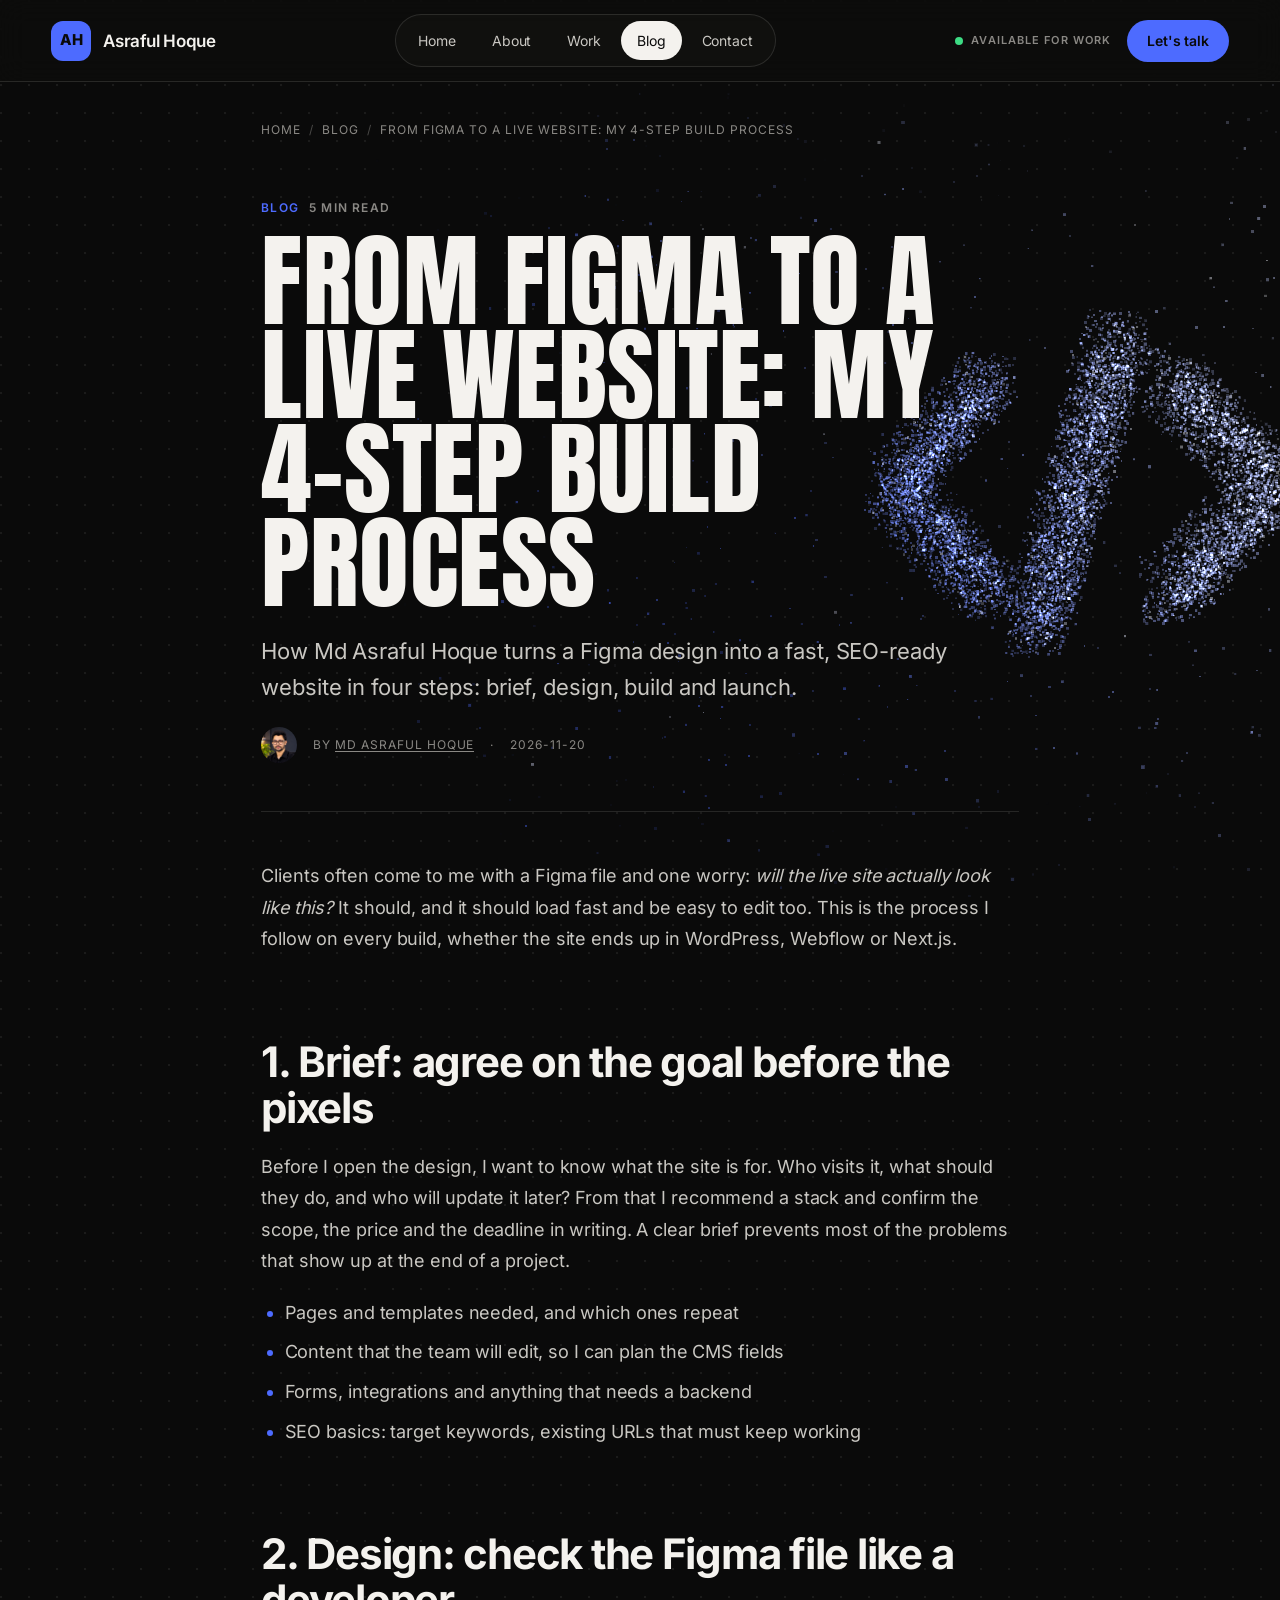
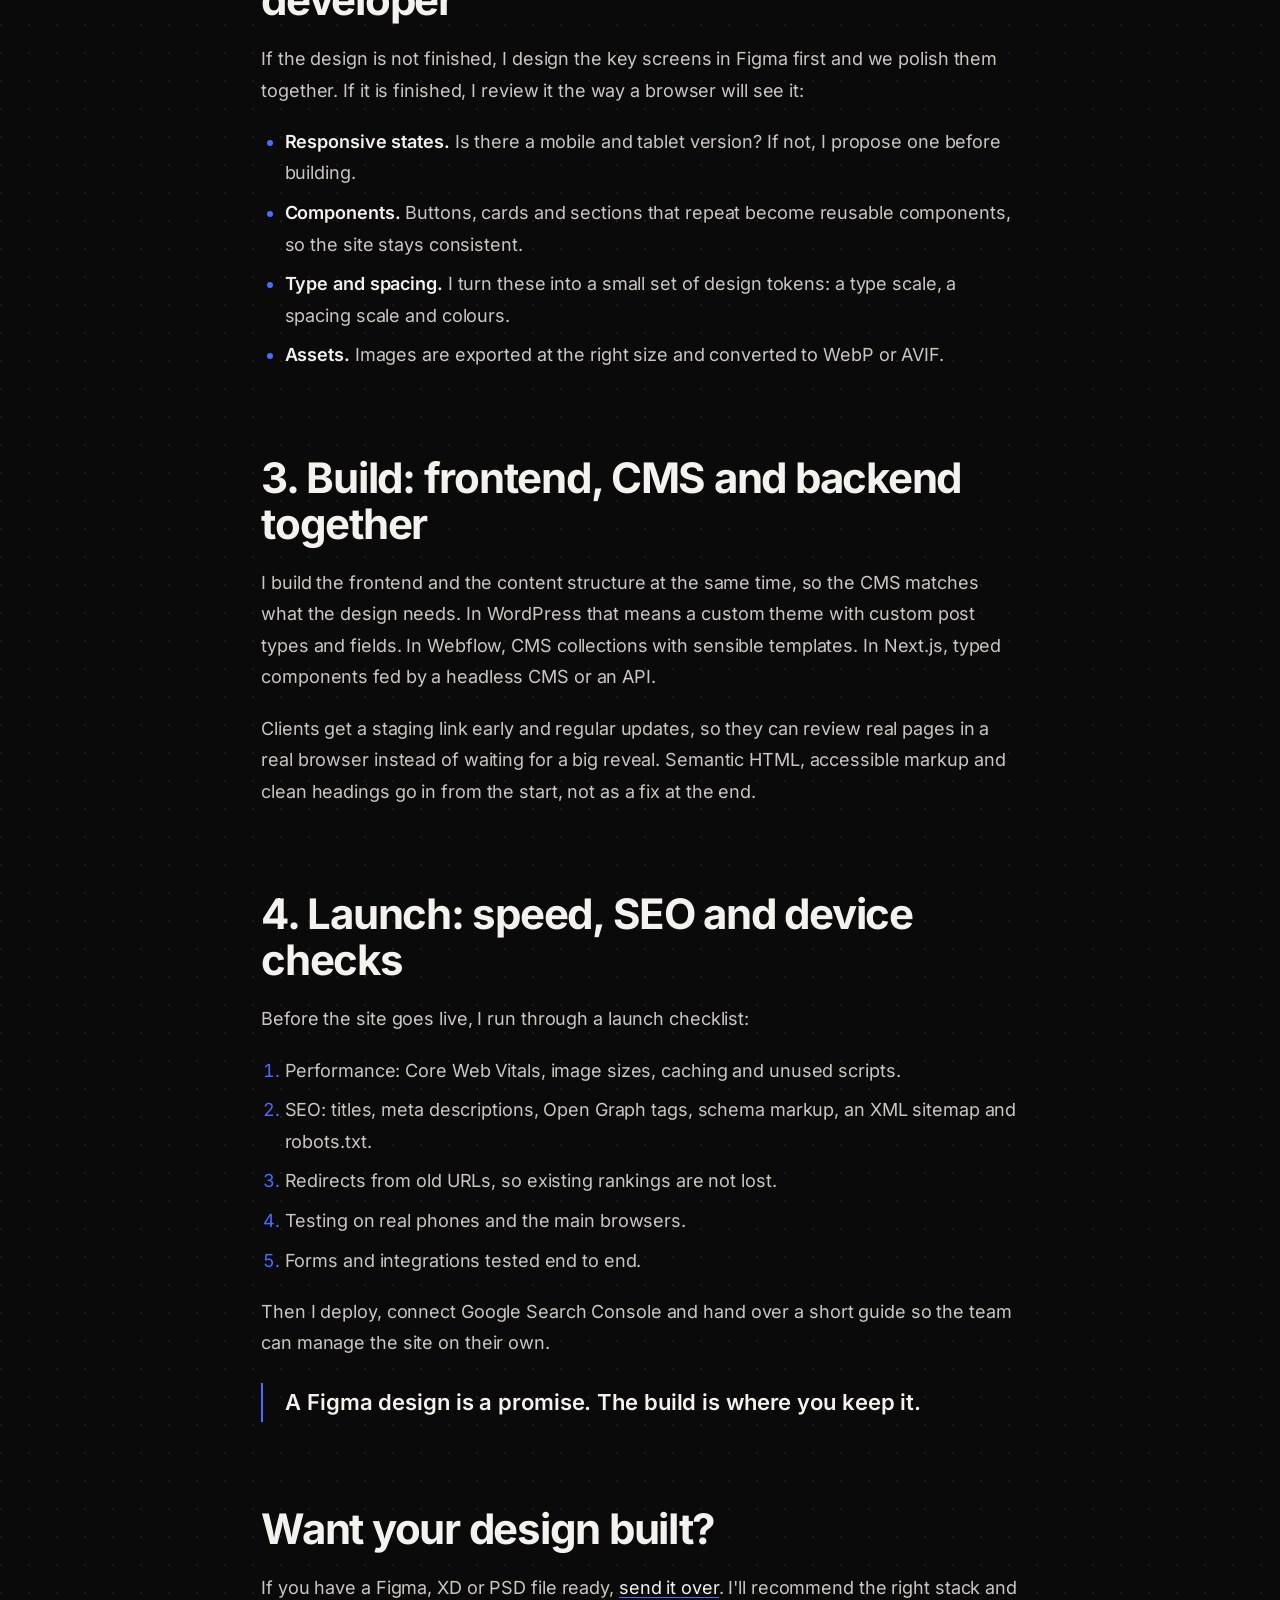
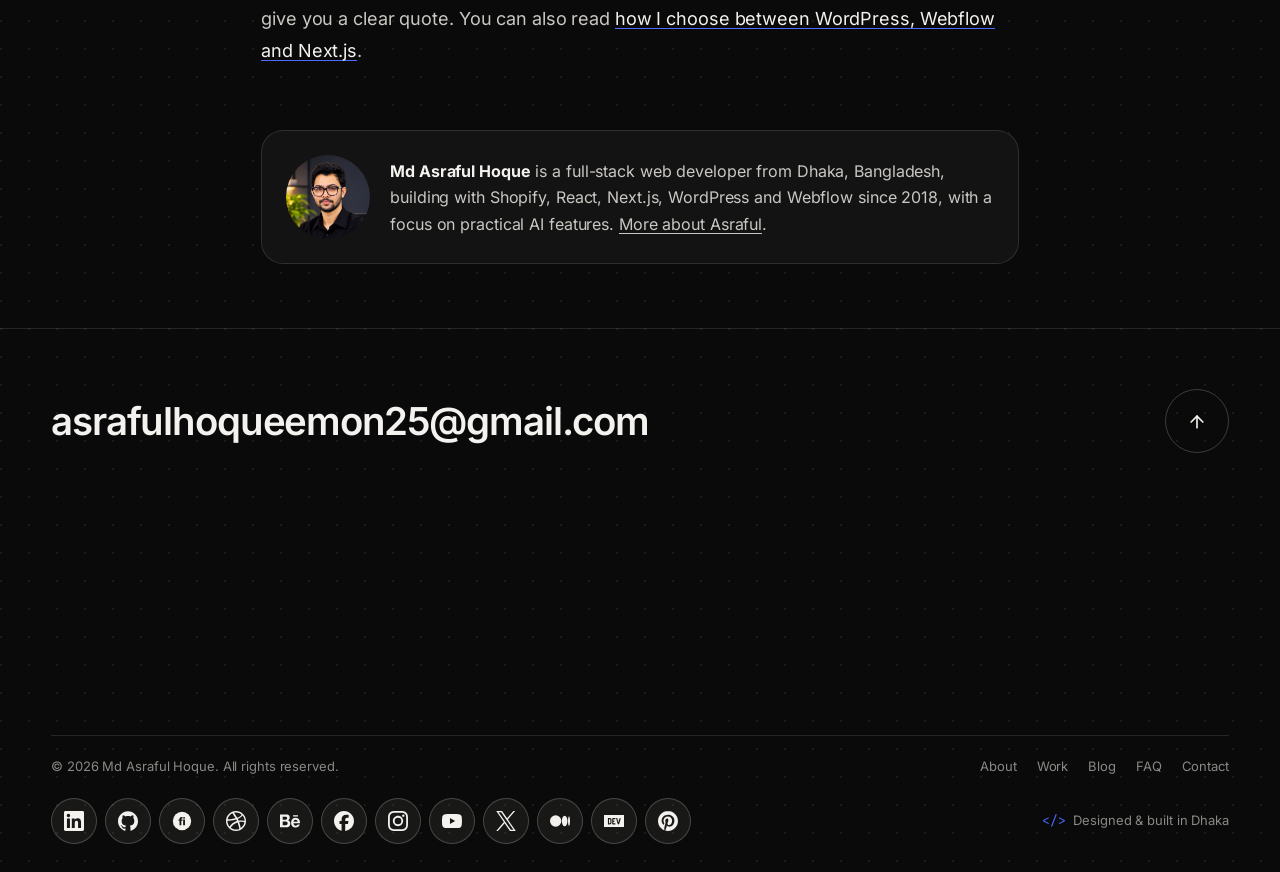
<file: blog/figma-to-website-process/index.html>
<!DOCTYPE html>
<html lang="en">
<head>
  <meta charset="utf-8">
  <meta name="viewport" content="width=device-width, initial-scale=1">
  <title>From Figma to a Live Website: My 4-Step Build Process | Md Asraful Hoque</title>
  <meta name="description" content="How Md Asraful Hoque turns a Figma design into a fast, SEO-ready website in four steps: brief, design, build and launch.">
  <meta name="author" content="Md Asraful Hoque">
  <meta name="robots" content="index, follow, max-image-preview:large">
  <link rel="canonical" href="https://asrafulhoque25.github.io/blog/figma-to-website-process/">
  <link rel="author" href="https://asrafulhoque25.github.io/about/">
  <link rel="alternate" type="application/rss+xml" title="Md Asraful Hoque, Blog" href="https://asrafulhoque25.github.io/blog/feed.xml">
  <meta name="theme-color" content="#0b0f17">
  <meta property="og:type" content="article">
  <meta property="og:site_name" content="Md Asraful Hoque">
  <meta property="og:title" content="From Figma to a Live Website: My 4-Step Build Process | Md Asraful Hoque">
  <meta property="og:description" content="How Md Asraful Hoque turns a Figma design into a fast, SEO-ready website in four steps: brief, design, build and launch.">
  <meta property="og:url" content="https://asrafulhoque25.github.io/blog/figma-to-website-process/">
  <meta property="og:image" content="https://asrafulhoque25.github.io/assets/images/og-image.jpg">
  <meta property="og:image:width" content="1200">
  <meta property="og:image:height" content="630">
  <meta property="og:image:alt" content="Md Asraful Hoque, full-stack web developer">
  <meta property="og:locale" content="en_US">
  <meta name="twitter:card" content="summary_large_image">
  <meta name="twitter:title" content="From Figma to a Live Website: My 4-Step Build Process | Md Asraful Hoque">
  <meta name="twitter:description" content="How Md Asraful Hoque turns a Figma design into a fast, SEO-ready website in four steps: brief, design, build and launch.">
  <meta name="twitter:image" content="https://asrafulhoque25.github.io/assets/images/og-image.jpg">
  <link rel="icon" href="/assets/images/favicon.ico" sizes="any">
  <link rel="icon" type="image/png" href="/assets/images/icon.png">
  <link rel="apple-touch-icon" href="/assets/images/icon.png">
  <link rel="manifest" href="/site.webmanifest">
  <link rel="preload" href="/assets/fonts/inter.woff2" as="font" type="font/woff2" crossorigin>
  <link rel="preload" href="/assets/fonts/anton.woff2" as="font" type="font/woff2" crossorigin>
  <link rel="stylesheet" href="/assets/css/main.css?v=20261127g">
  <link rel="stylesheet" href="/assets/css/page.css?v=20261127g">
  <script type="application/ld+json">
{
  "@context": "https://schema.org",
  "@graph": [
    {
      "@type": "BlogPosting",
      "@id": "https://asrafulhoque25.github.io/blog/figma-to-website-process/#article",
      "headline": "From Figma to a Live Website: My 4-Step Build Process",
      "description": "How Md Asraful Hoque turns a Figma design into a fast, SEO-ready website in four steps: brief, design, build and launch.",
      "url": "https://asrafulhoque25.github.io/blog/figma-to-website-process/",
      "mainEntityOfPage": "https://asrafulhoque25.github.io/blog/figma-to-website-process/",
      "datePublished": "2026-11-20",
      "dateModified": "2026-11-20",
      "inLanguage": "en",
      "image": "https://asrafulhoque25.github.io/assets/images/og-image.jpg",
      "author": {
        "@id": "https://asrafulhoque25.github.io/#person",
        "@type": "Person",
        "name": "Md Asraful Hoque",
        "url": "https://asrafulhoque25.github.io/about/"
      },
      "publisher": {
        "@id": "https://asrafulhoque25.github.io/#person"
      },
      "isPartOf": {
        "@id": "https://asrafulhoque25.github.io/blog/#blog"
      }
    },
    {
      "@type": "BreadcrumbList",
      "itemListElement": [
        {
          "@type": "ListItem",
          "position": 1,
          "name": "Home",
          "item": "https://asrafulhoque25.github.io/"
        },
        {
          "@type": "ListItem",
          "position": 2,
          "name": "Blog",
          "item": "https://asrafulhoque25.github.io/blog/"
        },
        {
          "@type": "ListItem",
          "position": 3,
          "name": "From Figma to a Live Website: My 4-Step Build Process"
        }
      ]
    }
  ]
}
  </script>
</head>
<body class="page">
  <a class="skip-link" href="#main">Skip to content</a>
  <canvas class="pixels" aria-hidden="true"></canvas>
  <header class="nav">
    <a href="/" class="nav__logo" aria-label="Md Asraful Hoque home">
      <span class="nav__mark">AH</span><span class="nav__logo-text">Asraful Hoque</span>
    </a>
    <nav class="nav__links" aria-label="Primary">
      <a href="/">Home</a>
      <a href="/about/">About</a>
      <a href="/#work">Work</a>
      <a href="/blog/" class="is-active" aria-current="page">Blog</a>
      <a href="/#contact">Contact</a>
    </nav>
    <div class="nav__right">
      <span class="nav__status"><i></i>Available for work</span>
      <a href="/#contact" class="btn btn--small btn--accent"><span>Let's talk</span></a>
    </div>
  </header>

  <main id="main" class="wrap">
    <nav class="crumbs" aria-label="Breadcrumb"><a href="/">Home</a><span aria-hidden="true">/</span><a href="/blog/">Blog</a><span aria-hidden="true">/</span><span>From Figma to a Live Website: My 4-Step Build Process</span></nav>
    <header class="phead">
      <p class="eyebrow"><span class="num">Blog</span> 5 min read</p>
      <h1>From Figma to a Live Website: My 4-Step Build Process</h1>
      <p class="lead">How Md Asraful Hoque turns a Figma design into a fast, SEO-ready website in four steps: brief, design, build and launch.</p>
      <div class="meta">
        <img src="/assets/images/asrafulprofile.webp" alt="Md Asraful Hoque" width="36" height="36">
        <span>By <a class="link" href="/about/" rel="author">Md Asraful Hoque</a></span>
        <span>·</span>
        <time datetime="2026-11-20">2026-11-20</time>
      </div>
    </header>
    <article class="prose">

      <p>Clients often come to me with a Figma file and one worry: <em>will the live site actually look like this?</em> It should, and it should load fast and be easy to edit too. This is the process I follow on every build, whether the site ends up in WordPress, Webflow or Next.js.</p>

      <h2>1. Brief: agree on the goal before the pixels</h2>
      <p>Before I open the design, I want to know what the site is for. Who visits it, what should they do, and who will update it later? From that I recommend a stack and confirm the scope, the price and the deadline in writing. A clear brief prevents most of the problems that show up at the end of a project.</p>
      <ul>
        <li>Pages and templates needed, and which ones repeat</li>
        <li>Content that the team will edit, so I can plan the CMS fields</li>
        <li>Forms, integrations and anything that needs a backend</li>
        <li>SEO basics: target keywords, existing URLs that must keep working</li>
      </ul>

      <h2>2. Design: check the Figma file like a developer</h2>
      <p>If the design is not finished, I design the key screens in Figma first and we polish them together. If it is finished, I review it the way a browser will see it:</p>
      <ul>
        <li><strong>Responsive states.</strong> Is there a mobile and tablet version? If not, I propose one before building.</li>
        <li><strong>Components.</strong> Buttons, cards and sections that repeat become reusable components, so the site stays consistent.</li>
        <li><strong>Type and spacing.</strong> I turn these into a small set of design tokens: a type scale, a spacing scale and colours.</li>
        <li><strong>Assets.</strong> Images are exported at the right size and converted to WebP or AVIF.</li>
      </ul>

      <h2>3. Build: frontend, CMS and backend together</h2>
      <p>I build the frontend and the content structure at the same time, so the CMS matches what the design needs. In WordPress that means a custom theme with custom post types and fields. In Webflow, CMS collections with sensible templates. In Next.js, typed components fed by a headless CMS or an API.</p>
      <p>Clients get a staging link early and regular updates, so they can review real pages in a real browser instead of waiting for a big reveal. Semantic HTML, accessible markup and clean headings go in from the start, not as a fix at the end.</p>

      <h2>4. Launch: speed, SEO and device checks</h2>
      <p>Before the site goes live, I run through a launch checklist:</p>
      <ol>
        <li>Performance: Core Web Vitals, image sizes, caching and unused scripts.</li>
        <li>SEO: titles, meta descriptions, Open Graph tags, schema markup, an XML sitemap and robots.txt.</li>
        <li>Redirects from old URLs, so existing rankings are not lost.</li>
        <li>Testing on real phones and the main browsers.</li>
        <li>Forms and integrations tested end to end.</li>
      </ol>
      <p>Then I deploy, connect Google Search Console and hand over a short guide so the team can manage the site on their own.</p>

      <blockquote>A Figma design is a promise. The build is where you keep it.</blockquote>

      <h2>Want your design built?</h2>
      <p>If you have a Figma, XD or PSD file ready, <a href="/#contact">send it over</a>. I'll recommend the right stack and give you a clear quote. You can also read <a href="/blog/wordpress-vs-webflow-vs-nextjs/">how I choose between WordPress, Webflow and Next.js</a>.</p>

    </article>

    <aside class="author" aria-label="About the author">
      <img src="/assets/images/asrafulprofile.webp" alt="Md Asraful Hoque" width="84" height="84" loading="lazy">
      <p><strong>Md Asraful Hoque</strong> is a full-stack web developer from Dhaka, Bangladesh, building with Shopify, React, Next.js, WordPress and Webflow since 2018, with a focus on practical AI features. <a class="link" href="/about/">More about Asraful</a>.</p>
    </aside>
  </main>

  <footer class="footer">
    <div class="footer__top">
      <a href="mailto:asrafulhoqueemon25@gmail.com" class="footer__mail">asrafulhoqueemon25@gmail.com</a>
      <button class="footer__up" type="button" data-scrolltop aria-label="Back to top"><svg class="i" viewBox="0 0 24 24" fill="none" stroke="currentColor" stroke-width="2" stroke-linecap="round" stroke-linejoin="round" aria-hidden="true"><path d="m5 12 7-7 7 7" /> <path d="M12 19V5" /></svg></button>
    </div>
    <div class="footer__big" aria-hidden="true"><span>ASRAFUL</span><span>HOQUE</span></div>
    <div class="footer__bottom">
      <p>© 2026 Md Asraful Hoque. All rights reserved.</p>
      <nav class="footer__nav" aria-label="Footer"><a href="/about/">About</a><a href="/#work">Work</a><a href="/blog/">Blog</a><a href="/#faq">FAQ</a><a href="/#contact">Contact</a></nav>
      <div class="footer__social" aria-label="Profiles">
        <a href="https://www.linkedin.com/in/asrafulhoque25/" target="_blank" rel="me noopener" aria-label="LinkedIn" title="LinkedIn"><svg class="bi" viewBox="0 0 24 24" aria-hidden="true"><path fill="currentColor" d="M20.45 20.45h-3.56v-5.57c0-1.33-.03-3.04-1.85-3.04-1.86 0-2.14 1.45-2.14 2.94v5.67H9.35V9h3.41v1.56h.05c.48-.9 1.64-1.85 3.37-1.85 3.6 0 4.27 2.37 4.27 5.46v6.28ZM5.34 7.43a2.06 2.06 0 1 1 0-4.13 2.06 2.06 0 0 1 0 4.13ZM7.12 20.45H3.56V9h3.56v11.45ZM22.22 0H1.77C.79 0 0 .77 0 1.72v20.56C0 23.23.79 24 1.77 24h20.45c.98 0 1.78-.77 1.78-1.72V1.72C24 .77 23.2 0 22.22 0Z"/></svg></a>
        <a href="https://github.com/asrafulhoque25" target="_blank" rel="me noopener" aria-label="GitHub" title="GitHub"><svg class="bi" viewBox="0 0 24 24" aria-hidden="true"><path fill="currentColor" d="M12 .297c-6.63 0-12 5.373-12 12 0 5.303 3.438 9.8 8.205 11.385.6.113.82-.258.82-.577 0-.285-.01-1.04-.015-2.04-3.338.724-4.042-1.61-4.042-1.61C4.422 18.07 3.633 17.7 3.633 17.7c-1.087-.744.084-.729.084-.729 1.205.084 1.838 1.236 1.838 1.236 1.07 1.835 2.809 1.305 3.495.998.108-.776.417-1.305.76-1.605-2.665-.3-5.466-1.332-5.466-5.93 0-1.31.465-2.38 1.235-3.22-.135-.303-.54-1.523.105-3.176 0 0 1.005-.322 3.3 1.23.96-.267 1.98-.399 3-.405 1.02.006 2.04.138 3 .405 2.28-1.552 3.285-1.23 3.285-1.23.645 1.653.24 2.873.12 3.176.765.84 1.23 1.91 1.23 3.22 0 4.61-2.805 5.625-5.475 5.92.42.36.81 1.096.81 2.22 0 1.606-.015 2.896-.015 3.286 0 .315.21.69.825.57C20.565 22.092 24 17.592 24 12.297c0-6.627-5.373-12-12-12"/></svg></a>
        <a href="https://www.fiverr.com/asrafulpro" target="_blank" rel="me noopener" aria-label="Fiverr" title="Fiverr"><svg class="bi" viewBox="0 0 24 24" aria-hidden="true"><defs><mask id="fiM"><rect width="24" height="24" fill="#fff"/><path fill="#000" d="M12.632107853889465 10.1033203125V11.746610116958617H7.813720703125V10.1033203125ZM9.007585287094116 17.2V9.721960377693176Q9.007585287094116 8.908442211151122 9.313288629055023 8.370413255691528Q9.61899197101593 7.832384300231933 10.16438364982605 7.565020275115966Q10.70977532863617 7.297656249999999 11.421730995178223 7.297656249999999Q11.89069664478302 7.297656249999999 12.304438769817352 7.371543061733245Q12.718180894851685 7.445429873466491 12.912673950195312 7.49773449897766L12.556696891784668 9.121727180480956Q12.429235458374023 9.085164618492126 12.25746750831604 9.056727242469787Q12.085699558258057 9.028289866447448 11.916852831840515 9.028289866447448Q11.52025294303894 9.028289866447448 11.36587905883789 9.208816063404083Q11.21150517463684 9.389342260360717 11.21150517463684 9.705706906318664V17.2ZM13.364361763000488 17.2V10.1033203125H15.577930212020874V17.2ZM14.46784508228302 9.274574589729308Q13.994561910629272 9.274574589729308 13.65838873386383 8.960488372582656Q13.322215557098389 8.646402155436002 13.322215557098389 8.206681451430686Q13.322215557098389 7.757986855506896 13.65838873386383 7.4473313808441155Q13.994561910629272 7.136675906181335 14.46784508228302 7.136675906181335Q14.941273263522557 7.136675906181335 15.278135623250689 7.446814493622098Q15.61499798297882 7.756953081062861 15.61499798297882 8.206429294745126Q15.61499798297882 8.646915984153747 15.278135623250689 8.960745286941528Q14.941273263522557 9.274574589729308 14.46784508228302 9.274574589729308Z"/></mask></defs><circle cx="12" cy="12" r="11" fill="currentColor" mask="url(#fiM)"/></svg></a>
        <a href="https://dribbble.com/mdasrafulhoque" target="_blank" rel="me noopener" aria-label="Dribbble" title="Dribbble"><svg class="bi" viewBox="0 0 24 24" aria-hidden="true"><path fill="currentColor" d="M12 24C5.385 24 0 18.615 0 12S5.385 0 12 0s12 5.385 12 12-5.385 12-12 12zm10.12-10.358c-.35-.11-3.17-.953-6.384-.438 1.34 3.684 1.887 6.684 1.992 7.308 2.3-1.555 3.936-4.02 4.395-6.87zm-6.115 7.808c-.153-.9-.75-4.032-2.19-7.77l-.066.02c-5.79 2.015-7.86 6.025-8.04 6.4 1.73 1.358 3.92 2.166 6.29 2.166 1.42 0 2.77-.29 4-.814zm-11.62-2.58c.232-.4 3.045-5.055 8.332-6.765.135-.045.27-.084.405-.12-.26-.585-.54-1.167-.832-1.74C7.17 11.775 2.206 11.71 1.756 11.7l-.004.312c0 2.633.998 5.037 2.634 6.855zm-2.42-8.955c.46.008 4.683.026 9.477-1.248-1.698-3.018-3.53-5.558-3.8-5.928-2.868 1.35-5.01 3.99-5.676 7.17zM9.6 2.052c.282.38 2.145 2.914 3.822 6 3.645-1.365 5.19-3.44 5.373-3.702-1.81-1.61-4.19-2.586-6.795-2.586-.825 0-1.63.1-2.4.285zm10.335 3.483c-.218.29-1.935 2.493-5.724 4.04.24.49.47.985.68 1.486.08.18.15.36.22.53 3.41-.43 6.8.26 7.14.33-.02-2.42-.88-4.64-2.31-6.38z"/></svg></a>
        <a href="https://www.behance.net/mdasrafulhoqup" target="_blank" rel="me noopener" aria-label="Behance" title="Behance"><svg class="bi" viewBox="0 0 24 24" aria-hidden="true"><path fill="currentColor" d="M16.969 16.927a2.561 2.561 0 0 0 1.901.677 2.501 2.501 0 0 0 1.531-.475c.362-.235.636-.584.779-.99h2.585a5.091 5.091 0 0 1-1.9 2.896 5.292 5.292 0 0 1-3.091.88 5.839 5.839 0 0 1-2.284-.433 4.871 4.871 0 0 1-1.723-1.211 5.657 5.657 0 0 1-1.08-1.874 7.057 7.057 0 0 1-.383-2.393c-.005-.8.129-1.595.396-2.349a5.313 5.313 0 0 1 5.088-3.604 4.87 4.87 0 0 1 2.376.563c.661.362 1.231.87 1.668 1.485a6.2 6.2 0 0 1 .943 2.133c.194.821.263 1.666.205 2.508h-7.699c-.063.79.184 1.574.688 2.187ZM6.947 4.084a8.065 8.065 0 0 1 1.928.198 4.29 4.29 0 0 1 1.49.638c.418.303.748.711.958 1.182.241.579.357 1.203.341 1.83a3.506 3.506 0 0 1-.506 1.961 3.726 3.726 0 0 1-1.503 1.287 3.588 3.588 0 0 1 2.027 1.437c.464.747.697 1.615.67 2.494a4.593 4.593 0 0 1-.423 2.032 3.945 3.945 0 0 1-1.163 1.413 5.114 5.114 0 0 1-1.683.807 7.135 7.135 0 0 1-1.928.259H0V4.084h6.947Zm-.235 12.9c.308.004.616-.029.916-.099a2.18 2.18 0 0 0 .766-.332c.228-.158.411-.371.534-.619.142-.317.208-.663.191-1.009a2.08 2.08 0 0 0-.642-1.715 2.618 2.618 0 0 0-1.696-.505h-3.54v4.279h3.471Zm13.635-5.967a2.13 2.13 0 0 0-1.654-.619 2.336 2.336 0 0 0-1.163.259 2.474 2.474 0 0 0-.738.62 2.359 2.359 0 0 0-.396.792c-.074.239-.12.485-.137.734h4.769a3.239 3.239 0 0 0-.679-1.785l-.002-.001Zm-13.813-.648a2.254 2.254 0 0 0 1.423-.433c.399-.355.607-.88.56-1.413a1.916 1.916 0 0 0-.178-.891 1.298 1.298 0 0 0-.495-.533 1.851 1.851 0 0 0-.711-.274 3.966 3.966 0 0 0-.835-.073H3.241v3.631h3.293v-.014ZM21.62 5.122h-5.976v1.527h5.976V5.122Z"/></svg></a>
        <a href="https://www.facebook.com/asraful.hoque.emon.emu" target="_blank" rel="me noopener" aria-label="Facebook" title="Facebook"><svg class="bi" viewBox="0 0 24 24" aria-hidden="true"><path fill="currentColor" d="M9.101 23.691v-7.98H6.627v-3.667h2.474v-1.58c0-4.085 1.848-5.978 5.858-5.978.401 0 .955.042 1.468.103a8.68 8.68 0 0 1 1.141.195v3.325a8.623 8.623 0 0 0-.653-.036 26.805 26.805 0 0 0-.733-.009c-.707 0-1.259.096-1.675.309a1.686 1.686 0 0 0-.679.622c-.258.42-.374.995-.374 1.752v1.297h3.919l-.386 2.103-.287 1.564h-3.246v8.245C19.396 23.238 24 18.179 24 12.044c0-6.627-5.373-12-12-12s-12 5.373-12 12c0 5.628 3.874 10.35 9.101 11.647Z"/></svg></a>
        <a href="https://www.instagram.com/asrafulhoque625/" target="_blank" rel="me noopener" aria-label="Instagram" title="Instagram"><svg class="bi" viewBox="0 0 24 24" aria-hidden="true"><path fill="currentColor" d="M7.0301.084c-1.2768.0602-2.1487.264-2.911.5634-.7888.3075-1.4575.72-2.1228 1.3877-.6652.6677-1.075 1.3368-1.3802 2.127-.2954.7638-.4956 1.6365-.552 2.914-.0564 1.2775-.0689 1.6882-.0626 4.947.0062 3.2586.0206 3.6671.0825 4.9473.061 1.2765.264 2.1482.5635 2.9107.308.7889.72 1.4573 1.388 2.1228.6679.6655 1.3365 1.0743 2.1285 1.38.7632.295 1.6361.4961 2.9134.552 1.2773.056 1.6884.069 4.9462.0627 3.2578-.0062 3.668-.0207 4.9478-.0814 1.28-.0607 2.147-.2652 2.9098-.5633.7889-.3086 1.4578-.72 2.1228-1.3881.665-.6682 1.0745-1.3378 1.3795-2.1284.2957-.7632.4966-1.636.552-2.9124.056-1.2809.0692-1.6898.063-4.948-.0063-3.2583-.021-3.6668-.0817-4.9465-.0607-1.2797-.264-2.1487-.5633-2.9117-.3084-.7889-.72-1.4568-1.3876-2.1228C21.2982 1.33 20.628.9208 19.8378.6165 19.074.321 18.2017.1197 16.9244.0645 15.6471.0093 15.236-.005 11.977.0014 8.718.0076 8.31.0215 7.0301.0839m.1402 21.6932c-1.17-.0509-1.8053-.2453-2.2287-.408-.5606-.216-.96-.4771-1.3819-.895-.422-.4178-.6811-.8186-.9-1.378-.1644-.4234-.3624-1.058-.4171-2.228-.0595-1.2645-.072-1.6442-.079-4.848-.007-3.2037.0053-3.583.0607-4.848.05-1.169.2456-1.805.408-2.2282.216-.5613.4762-.96.895-1.3816.4188-.4217.8184-.6814 1.3783-.9003.423-.1651 1.0575-.3614 2.227-.4171 1.2655-.06 1.6447-.072 4.848-.079 3.2033-.007 3.5835.005 4.8495.0608 1.169.0508 1.8053.2445 2.228.408.5608.216.96.4754 1.3816.895.4217.4194.6816.8176.9005 1.3787.1653.4217.3617 1.056.4169 2.2263.0602 1.2655.0739 1.645.0796 4.848.0058 3.203-.0055 3.5834-.061 4.848-.051 1.17-.245 1.8055-.408 2.2294-.216.5604-.4763.96-.8954 1.3814-.419.4215-.8181.6811-1.3783.9-.4224.1649-1.0577.3617-2.2262.4174-1.2656.0595-1.6448.072-4.8493.079-3.2045.007-3.5825-.006-4.848-.0608M16.953 5.5864A1.44 1.44 0 1 0 18.39 4.144a1.44 1.44 0 0 0-1.437 1.4424M5.8385 12.012c.0067 3.4032 2.7706 6.1557 6.173 6.1493 3.4026-.0065 6.157-2.7701 6.1506-6.1733-.0065-3.4032-2.771-6.1565-6.174-6.1498-3.403.0067-6.156 2.771-6.1496 6.1738M8 12.0077a4 4 0 1 1 4.008 3.9921A3.9996 3.9996 0 0 1 8 12.0077"/></svg></a>
        <a href="https://www.youtube.com/@AsrafulHoqueemon" target="_blank" rel="me noopener" aria-label="YouTube" title="YouTube"><svg class="bi" viewBox="0 0 24 24" aria-hidden="true"><path fill="currentColor" d="M23.498 6.186a3.016 3.016 0 0 0-2.122-2.136C19.505 3.545 12 3.545 12 3.545s-7.505 0-9.377.505A3.017 3.017 0 0 0 .502 6.186C0 8.07 0 12 0 12s0 3.93.502 5.814a3.016 3.016 0 0 0 2.122 2.136c1.871.505 9.376.505 9.376.505s7.505 0 9.377-.505a3.015 3.015 0 0 0 2.122-2.136C24 15.93 24 12 24 12s0-3.93-.502-5.814zM9.545 15.568V8.432L15.818 12l-6.273 3.568z"/></svg></a>
        <a href="https://x.com/AsrafulHoq77641" target="_blank" rel="me noopener" aria-label="X (Twitter)" title="X (Twitter)"><svg class="bi" viewBox="0 0 24 24" aria-hidden="true"><path fill="currentColor" d="M14.234 10.162 22.977 0h-2.072l-7.591 8.824L7.251 0H.258l9.168 13.343L.258 24H2.33l8.016-9.318L16.749 24h6.993zm-2.837 3.299-.929-1.329L3.076 1.56h3.182l5.965 8.532.929 1.329 7.754 11.09h-3.182z"/></svg></a>
        <a href="https://medium.com/@asrafulhoqueemon25" target="_blank" rel="me noopener" aria-label="Medium" title="Medium"><svg class="bi" viewBox="0 0 24 24" aria-hidden="true"><path fill="currentColor" d="M13.54 12a6.8 6.8 0 0 1-6.77 6.82A6.8 6.8 0 0 1 0 12a6.8 6.8 0 0 1 6.77-6.82A6.8 6.8 0 0 1 13.54 12Zm7.42 0c0 3.54-1.51 6.42-3.38 6.42-1.87 0-3.39-2.88-3.39-6.42s1.52-6.42 3.39-6.42 3.38 2.88 3.38 6.42M24 12c0 3.17-.53 5.75-1.19 5.75-.66 0-1.19-2.58-1.19-5.75s.53-5.75 1.19-5.75C23.47 6.25 24 8.83 24 12Z"/></svg></a>
        <a href="https://dev.to/asraful_hoque" target="_blank" rel="me noopener" aria-label="DEV Community" title="DEV Community"><svg class="bi bi--devto" viewBox="0 0 24 24" aria-hidden="true"><path fill="currentColor" d="M7.42 10.05c-.18-.16-.46-.23-.84-.23H6l.02 2.44.04 2.45.56-.02c.41 0 .63-.07.83-.26.24-.24.26-.36.26-2.2 0-1.91-.02-1.96-.29-2.18zM0 4.94v14.12h24V4.94H0zM8.56 15.3c-.44.58-1.06.77-2.53.77H4.71V8.53h1.4c1.67 0 2.16.18 2.6.9.27.43.29.6.32 2.57.05 2.23-.02 2.73-.47 3.3zm5.09-5.47h-2.47v1.77h1.52v1.28l-.72.04-.75.03v1.77l1.22.03 1.2.04v1.28h-1.6c-1.53 0-1.6-.01-1.87-.3l-.3-.28v-3.16c0-3.02.01-3.18.25-3.48.23-.31.25-.31 1.88-.31h1.64v1.3zm4.68 5.45c-.17.43-.64.79-1 .79-.18 0-.45-.15-.67-.39-.32-.32-.45-.63-.82-2.08l-.9-3.39-.45-1.67h.76c.4 0 .75.02.75.05 0 .06 1.16 4.54 1.26 4.83.04.15.32-.7.73-2.3l.66-2.52.74-.04c.4-.02.73 0 .73.04 0 .14-1.67 6.38-1.8 6.68z"/></svg></a>
        <a href="https://www.pinterest.com/asrafulhoqueemon/" target="_blank" rel="me noopener" aria-label="Pinterest" title="Pinterest"><svg class="bi" viewBox="0 0 24 24" aria-hidden="true"><path fill="currentColor" d="M12.017 0C5.396 0 .029 5.367.029 11.987c0 5.079 3.158 9.417 7.618 11.162-.105-.949-.199-2.403.041-3.439.219-.937 1.406-5.957 1.406-5.957s-.359-.72-.359-1.781c0-1.663.967-2.911 2.168-2.911 1.024 0 1.518.769 1.518 1.688 0 1.029-.653 2.567-.992 3.992-.285 1.193.6 2.165 1.775 2.165 2.128 0 3.768-2.245 3.768-5.487 0-2.861-2.063-4.869-5.008-4.869-3.41 0-5.409 2.562-5.409 5.199 0 1.033.394 2.143.889 2.741.099.12.112.225.085.345-.09.375-.293 1.199-.334 1.363-.053.225-.172.271-.401.165-1.495-.69-2.433-2.878-2.433-4.646 0-3.776 2.748-7.252 7.92-7.252 4.158 0 7.392 2.967 7.392 6.923 0 4.135-2.607 7.462-6.233 7.462-1.214 0-2.354-.629-2.758-1.379l-.749 2.848c-.269 1.045-1.004 2.352-1.498 3.146 1.123.345 2.306.535 3.55.535 6.607 0 11.985-5.365 11.985-11.987C23.97 5.39 18.592.026 11.985.026L12.017 0z"/></svg></a>
      </div>
      <p class="footer__made"><code>&lt;/&gt;</code> Designed &amp; built in Dhaka</p>
    </div>
  </footer>
  <script src="/assets/js/vendor/lenis.min.js?v=20261127g" defer></script>
  <script src="/assets/js/page.js?v=20261127g" defer></script>
  <script src="/assets/js/footer-name.js?v=20261127g" defer></script>
  <script src="/assets/js/scene.min.js?v=20261127g" defer></script>
</body>
</html>
</file>
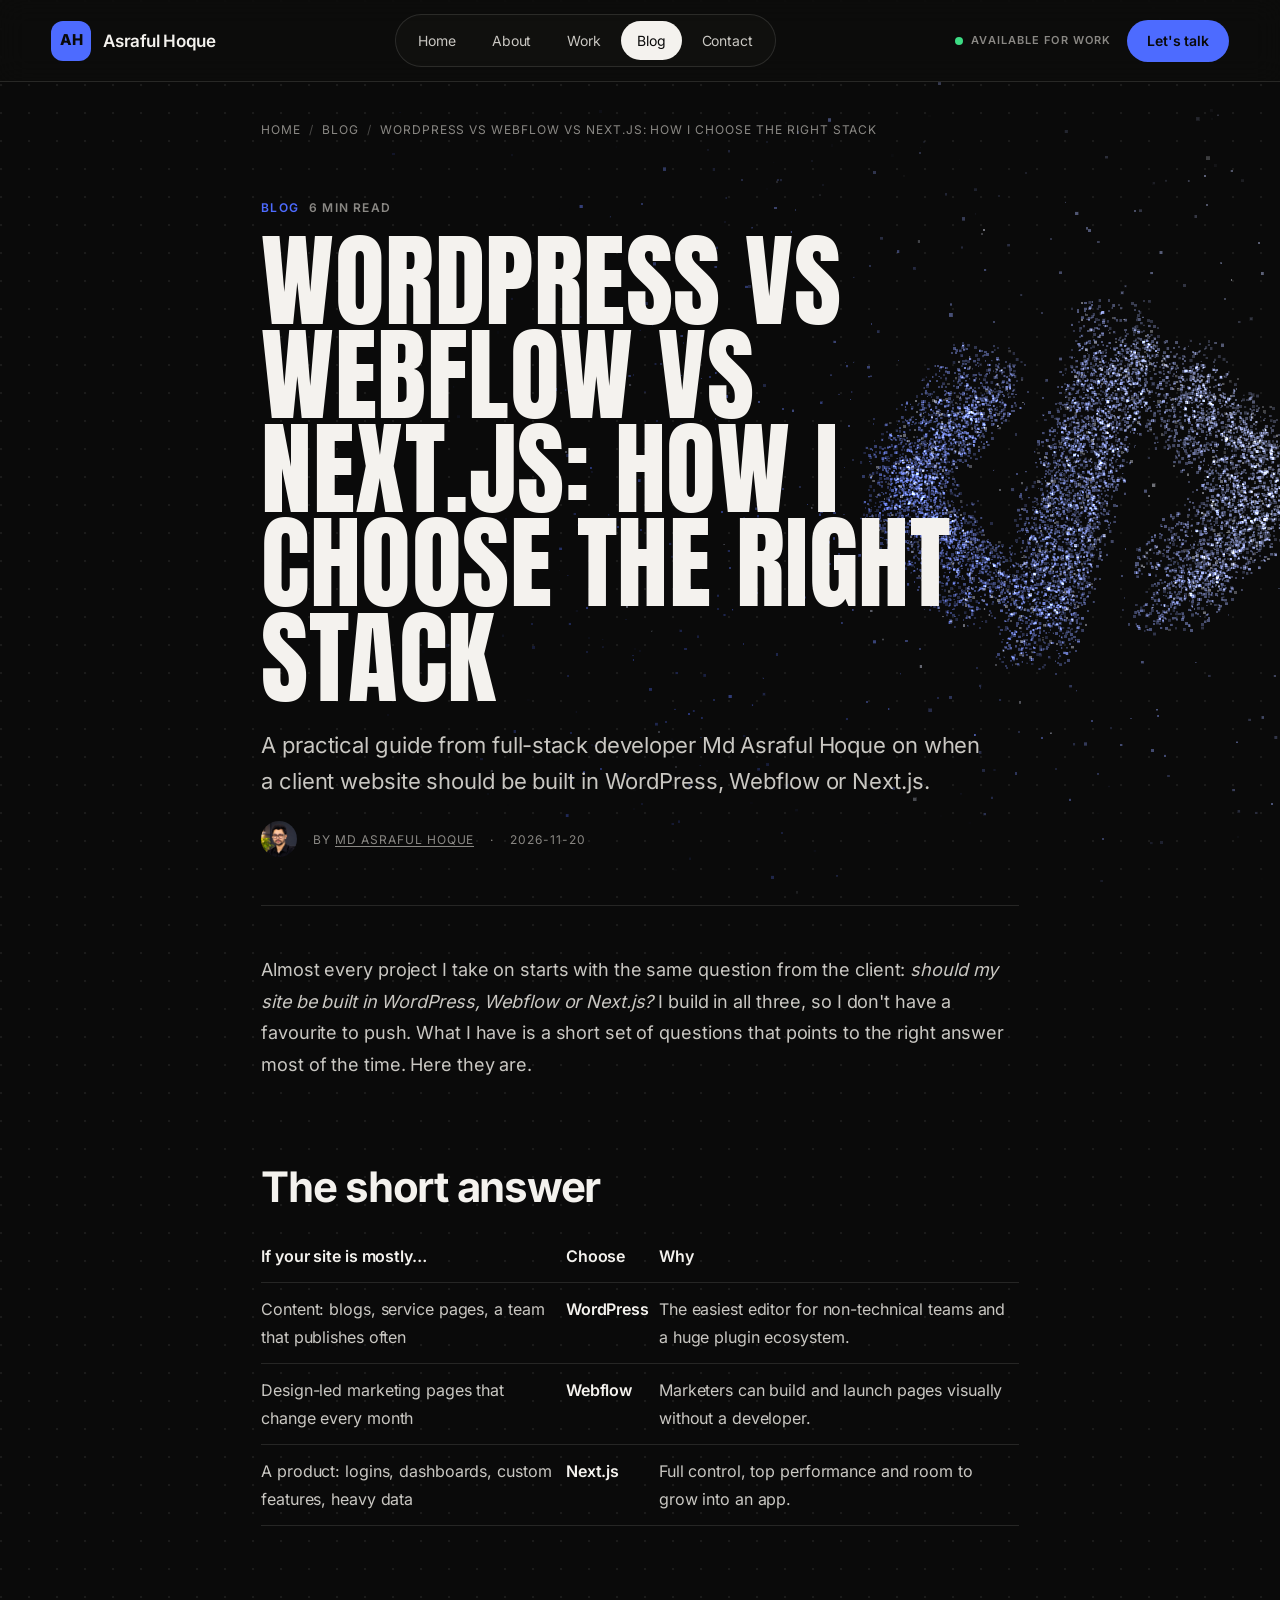
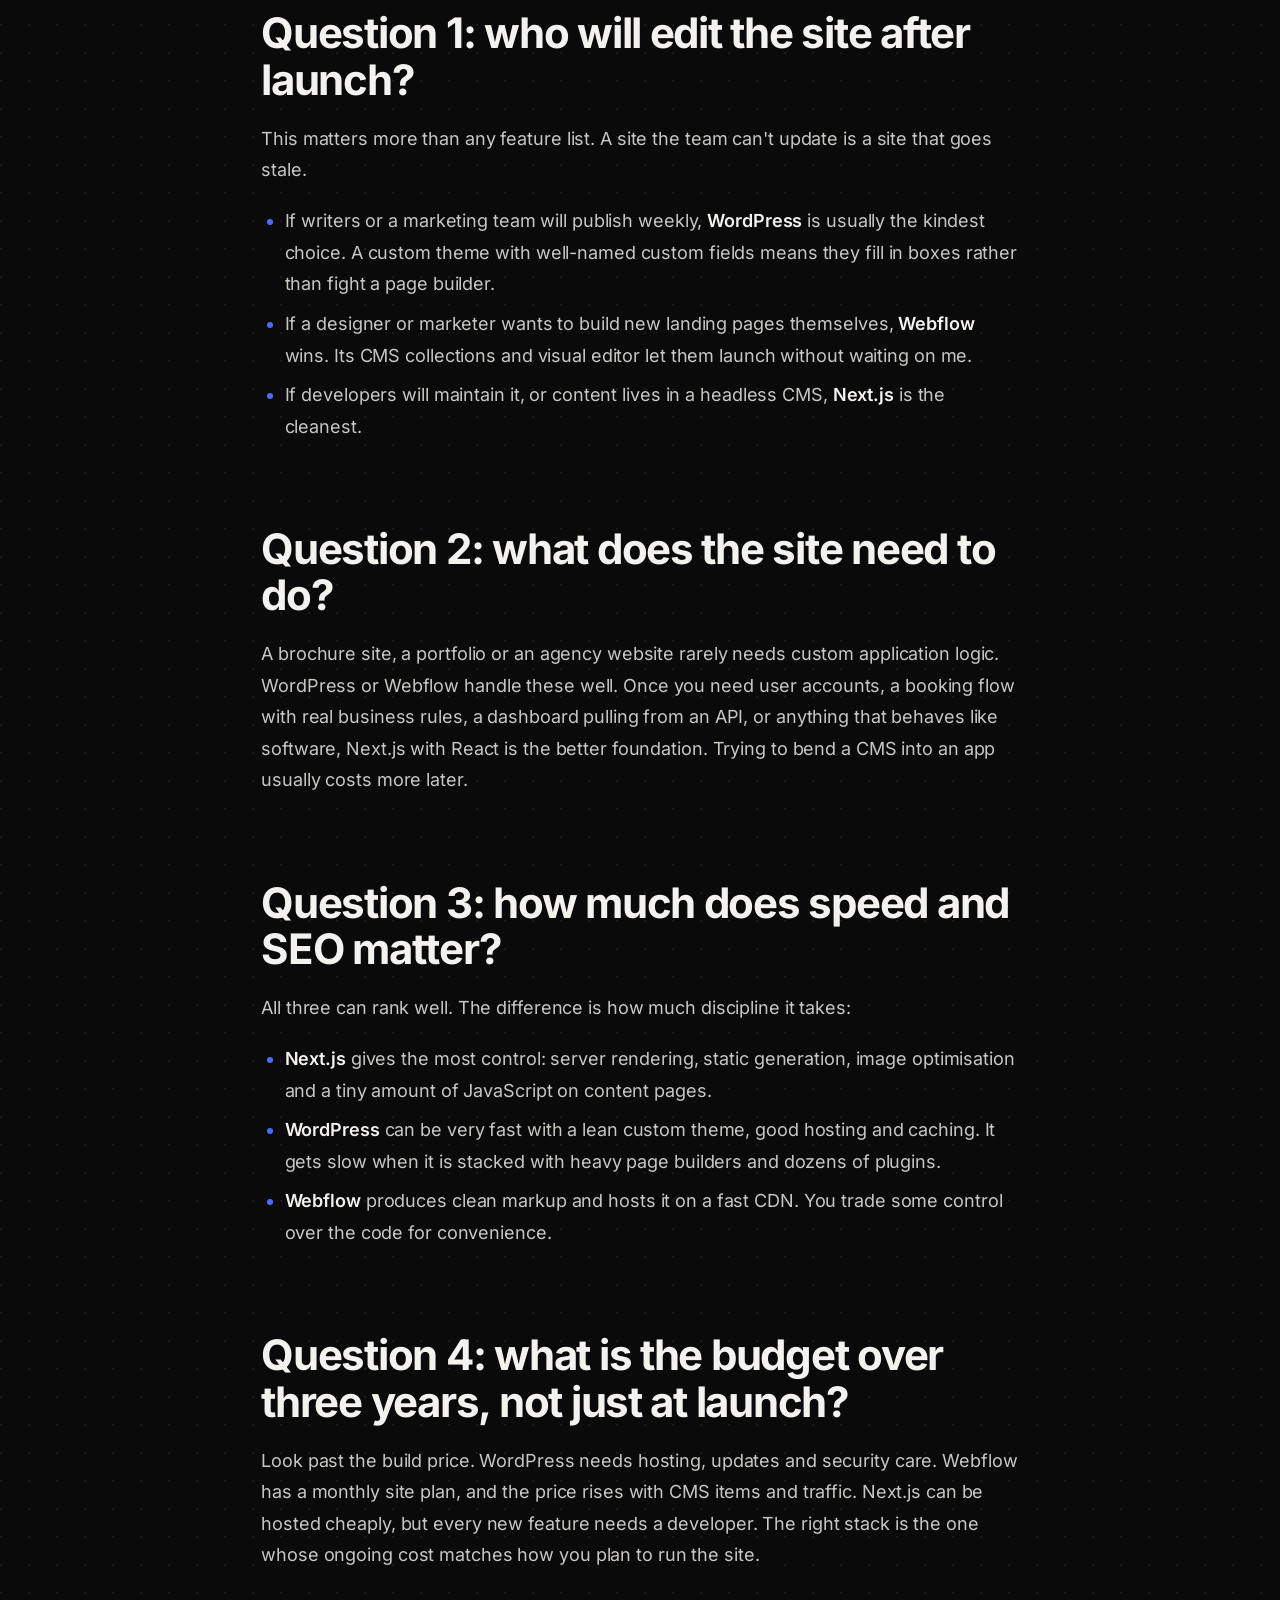
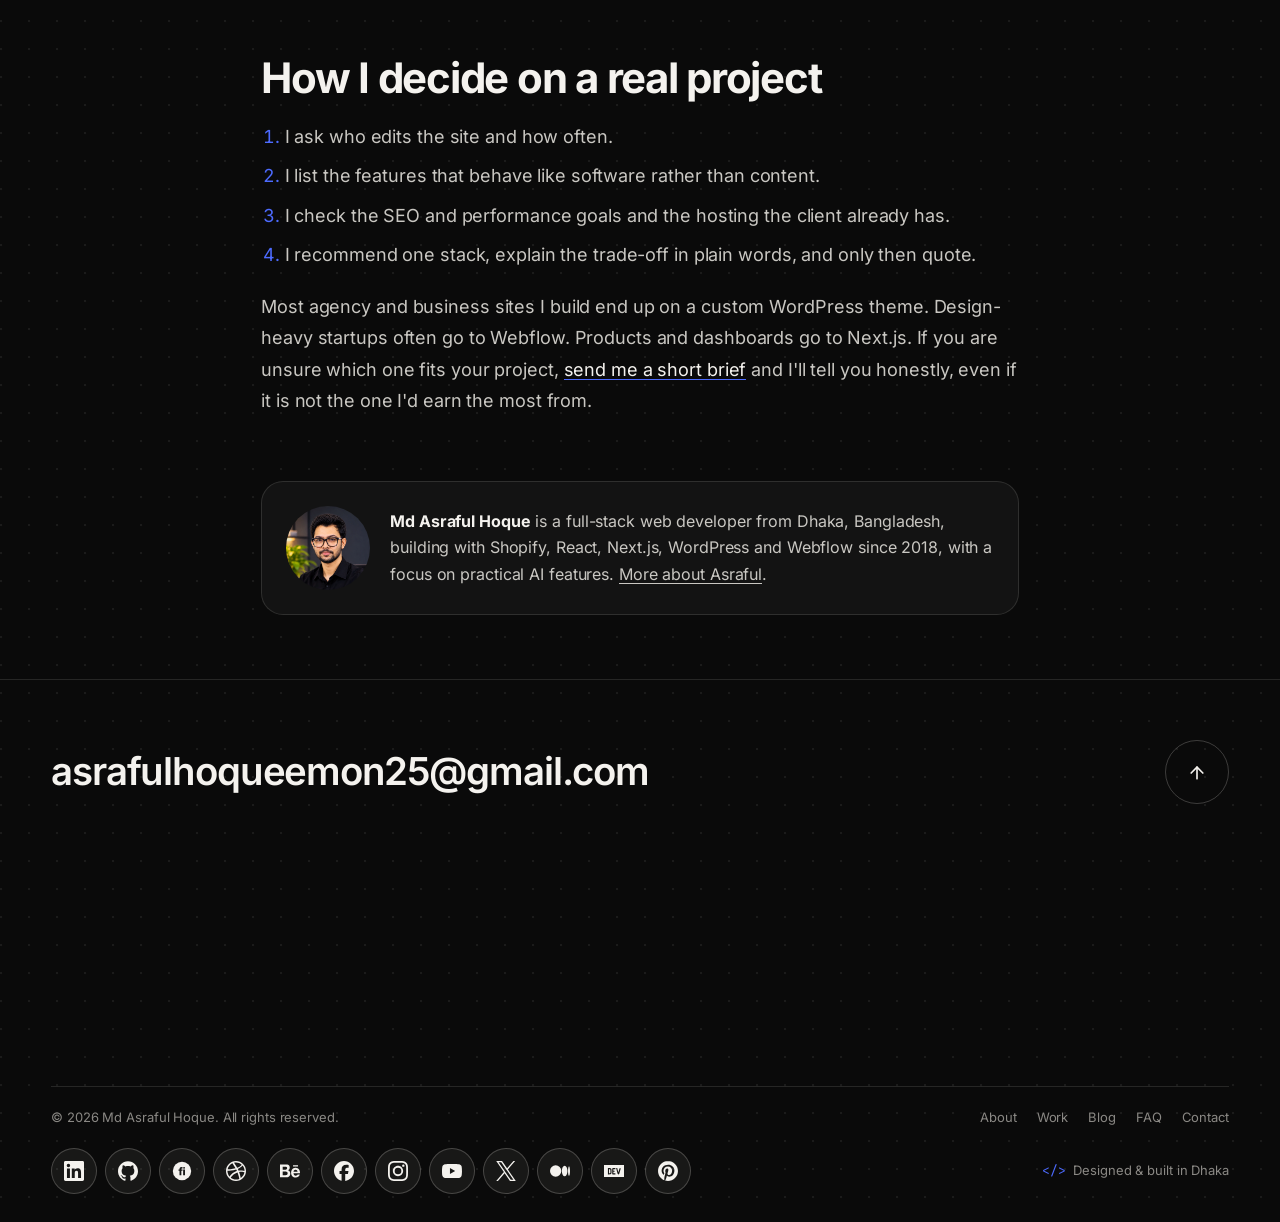
<file: blog/wordpress-vs-webflow-vs-nextjs/index.html>
<!DOCTYPE html>
<html lang="en">
<head>
  <meta charset="utf-8">
  <meta name="viewport" content="width=device-width, initial-scale=1">
  <title>WordPress vs Webflow vs Next.js: How I Choose the Right Stack | Md Asraful Hoque</title>
  <meta name="description" content="A practical guide from full-stack developer Md Asraful Hoque on when a client website should be built in WordPress, Webflow or Next.js.">
  <meta name="author" content="Md Asraful Hoque">
  <meta name="robots" content="index, follow, max-image-preview:large">
  <link rel="canonical" href="https://asrafulhoque25.github.io/blog/wordpress-vs-webflow-vs-nextjs/">
  <link rel="author" href="https://asrafulhoque25.github.io/about/">
  <link rel="alternate" type="application/rss+xml" title="Md Asraful Hoque, Blog" href="https://asrafulhoque25.github.io/blog/feed.xml">
  <meta name="theme-color" content="#0b0f17">
  <meta property="og:type" content="article">
  <meta property="og:site_name" content="Md Asraful Hoque">
  <meta property="og:title" content="WordPress vs Webflow vs Next.js: How I Choose the Right Stack | Md Asraful Hoque">
  <meta property="og:description" content="A practical guide from full-stack developer Md Asraful Hoque on when a client website should be built in WordPress, Webflow or Next.js.">
  <meta property="og:url" content="https://asrafulhoque25.github.io/blog/wordpress-vs-webflow-vs-nextjs/">
  <meta property="og:image" content="https://asrafulhoque25.github.io/assets/images/og-image.jpg">
  <meta property="og:image:width" content="1200">
  <meta property="og:image:height" content="630">
  <meta property="og:image:alt" content="Md Asraful Hoque, full-stack web developer">
  <meta property="og:locale" content="en_US">
  <meta name="twitter:card" content="summary_large_image">
  <meta name="twitter:title" content="WordPress vs Webflow vs Next.js: How I Choose the Right Stack | Md Asraful Hoque">
  <meta name="twitter:description" content="A practical guide from full-stack developer Md Asraful Hoque on when a client website should be built in WordPress, Webflow or Next.js.">
  <meta name="twitter:image" content="https://asrafulhoque25.github.io/assets/images/og-image.jpg">
  <link rel="icon" href="/assets/images/favicon.ico" sizes="any">
  <link rel="icon" type="image/png" href="/assets/images/icon.png">
  <link rel="apple-touch-icon" href="/assets/images/icon.png">
  <link rel="manifest" href="/site.webmanifest">
  <link rel="preload" href="/assets/fonts/inter.woff2" as="font" type="font/woff2" crossorigin>
  <link rel="preload" href="/assets/fonts/anton.woff2" as="font" type="font/woff2" crossorigin>
  <link rel="stylesheet" href="/assets/css/main.css?v=20261127g">
  <link rel="stylesheet" href="/assets/css/page.css?v=20261127g">
  <script type="application/ld+json">
{
  "@context": "https://schema.org",
  "@graph": [
    {
      "@type": "BlogPosting",
      "@id": "https://asrafulhoque25.github.io/blog/wordpress-vs-webflow-vs-nextjs/#article",
      "headline": "WordPress vs Webflow vs Next.js: How I Choose the Right Stack",
      "description": "A practical guide from full-stack developer Md Asraful Hoque on when a client website should be built in WordPress, Webflow or Next.js.",
      "url": "https://asrafulhoque25.github.io/blog/wordpress-vs-webflow-vs-nextjs/",
      "mainEntityOfPage": "https://asrafulhoque25.github.io/blog/wordpress-vs-webflow-vs-nextjs/",
      "datePublished": "2026-11-20",
      "dateModified": "2026-11-20",
      "inLanguage": "en",
      "image": "https://asrafulhoque25.github.io/assets/images/og-image.jpg",
      "author": {
        "@id": "https://asrafulhoque25.github.io/#person",
        "@type": "Person",
        "name": "Md Asraful Hoque",
        "url": "https://asrafulhoque25.github.io/about/"
      },
      "publisher": {
        "@id": "https://asrafulhoque25.github.io/#person"
      },
      "isPartOf": {
        "@id": "https://asrafulhoque25.github.io/blog/#blog"
      }
    },
    {
      "@type": "BreadcrumbList",
      "itemListElement": [
        {
          "@type": "ListItem",
          "position": 1,
          "name": "Home",
          "item": "https://asrafulhoque25.github.io/"
        },
        {
          "@type": "ListItem",
          "position": 2,
          "name": "Blog",
          "item": "https://asrafulhoque25.github.io/blog/"
        },
        {
          "@type": "ListItem",
          "position": 3,
          "name": "WordPress vs Webflow vs Next.js: How I Choose the Right Stack"
        }
      ]
    }
  ]
}
  </script>
</head>
<body class="page">
  <a class="skip-link" href="#main">Skip to content</a>
  <canvas class="pixels" aria-hidden="true"></canvas>
  <header class="nav">
    <a href="/" class="nav__logo" aria-label="Md Asraful Hoque home">
      <span class="nav__mark">AH</span><span class="nav__logo-text">Asraful Hoque</span>
    </a>
    <nav class="nav__links" aria-label="Primary">
      <a href="/">Home</a>
      <a href="/about/">About</a>
      <a href="/#work">Work</a>
      <a href="/blog/" class="is-active" aria-current="page">Blog</a>
      <a href="/#contact">Contact</a>
    </nav>
    <div class="nav__right">
      <span class="nav__status"><i></i>Available for work</span>
      <a href="/#contact" class="btn btn--small btn--accent"><span>Let's talk</span></a>
    </div>
  </header>

  <main id="main" class="wrap">
    <nav class="crumbs" aria-label="Breadcrumb"><a href="/">Home</a><span aria-hidden="true">/</span><a href="/blog/">Blog</a><span aria-hidden="true">/</span><span>WordPress vs Webflow vs Next.js: How I Choose the Right Stack</span></nav>
    <header class="phead">
      <p class="eyebrow"><span class="num">Blog</span> 6 min read</p>
      <h1>WordPress vs Webflow vs Next.js: How I Choose the Right Stack</h1>
      <p class="lead">A practical guide from full-stack developer Md Asraful Hoque on when a client website should be built in WordPress, Webflow or Next.js.</p>
      <div class="meta">
        <img src="/assets/images/asrafulprofile.webp" alt="Md Asraful Hoque" width="36" height="36">
        <span>By <a class="link" href="/about/" rel="author">Md Asraful Hoque</a></span>
        <span>·</span>
        <time datetime="2026-11-20">2026-11-20</time>
      </div>
    </header>
    <article class="prose">

      <p>Almost every project I take on starts with the same question from the client: <em>should my site be built in WordPress, Webflow or Next.js?</em> I build in all three, so I don't have a favourite to push. What I have is a short set of questions that points to the right answer most of the time. Here they are.</p>

      <h2>The short answer</h2>
      <div class="tablewrap">
      <table>
        <thead><tr><th>If your site is mostly…</th><th>Choose</th><th>Why</th></tr></thead>
        <tbody>
          <tr><td>Content: blogs, service pages, a team that publishes often</td><td><strong>WordPress</strong></td><td>The easiest editor for non-technical teams and a huge plugin ecosystem.</td></tr>
          <tr><td>Design-led marketing pages that change every month</td><td><strong>Webflow</strong></td><td>Marketers can build and launch pages visually without a developer.</td></tr>
          <tr><td>A product: logins, dashboards, custom features, heavy data</td><td><strong>Next.js</strong></td><td>Full control, top performance and room to grow into an app.</td></tr>
        </tbody>
      </table>
      </div>

      <h2>Question 1: who will edit the site after launch?</h2>
      <p>This matters more than any feature list. A site the team can't update is a site that goes stale.</p>
      <ul>
        <li>If writers or a marketing team will publish weekly, <strong>WordPress</strong> is usually the kindest choice. A custom theme with well-named custom fields means they fill in boxes rather than fight a page builder.</li>
        <li>If a designer or marketer wants to build new landing pages themselves, <strong>Webflow</strong> wins. Its CMS collections and visual editor let them launch without waiting on me.</li>
        <li>If developers will maintain it, or content lives in a headless CMS, <strong>Next.js</strong> is the cleanest.</li>
      </ul>

      <h2>Question 2: what does the site need to do?</h2>
      <p>A brochure site, a portfolio or an agency website rarely needs custom application logic. WordPress or Webflow handle these well. Once you need user accounts, a booking flow with real business rules, a dashboard pulling from an API, or anything that behaves like software, Next.js with React is the better foundation. Trying to bend a CMS into an app usually costs more later.</p>

      <h2>Question 3: how much does speed and SEO matter?</h2>
      <p>All three can rank well. The difference is how much discipline it takes:</p>
      <ul>
        <li><strong>Next.js</strong> gives the most control: server rendering, static generation, image optimisation and a tiny amount of JavaScript on content pages.</li>
        <li><strong>WordPress</strong> can be very fast with a lean custom theme, good hosting and caching. It gets slow when it is stacked with heavy page builders and dozens of plugins.</li>
        <li><strong>Webflow</strong> produces clean markup and hosts it on a fast CDN. You trade some control over the code for convenience.</li>
      </ul>

      <h2>Question 4: what is the budget over three years, not just at launch?</h2>
      <p>Look past the build price. WordPress needs hosting, updates and security care. Webflow has a monthly site plan, and the price rises with CMS items and traffic. Next.js can be hosted cheaply, but every new feature needs a developer. The right stack is the one whose ongoing cost matches how you plan to run the site.</p>

      <h2>How I decide on a real project</h2>
      <ol>
        <li>I ask who edits the site and how often.</li>
        <li>I list the features that behave like software rather than content.</li>
        <li>I check the SEO and performance goals and the hosting the client already has.</li>
        <li>I recommend one stack, explain the trade-off in plain words, and only then quote.</li>
      </ol>
      <p>Most agency and business sites I build end up on a custom WordPress theme. Design-heavy startups often go to Webflow. Products and dashboards go to Next.js. If you are unsure which one fits your project, <a href="/#contact">send me a short brief</a> and I'll tell you honestly, even if it is not the one I'd earn the most from.</p>

    </article>

    <aside class="author" aria-label="About the author">
      <img src="/assets/images/asrafulprofile.webp" alt="Md Asraful Hoque" width="84" height="84" loading="lazy">
      <p><strong>Md Asraful Hoque</strong> is a full-stack web developer from Dhaka, Bangladesh, building with Shopify, React, Next.js, WordPress and Webflow since 2018, with a focus on practical AI features. <a class="link" href="/about/">More about Asraful</a>.</p>
    </aside>
  </main>

  <footer class="footer">
    <div class="footer__top">
      <a href="mailto:asrafulhoqueemon25@gmail.com" class="footer__mail">asrafulhoqueemon25@gmail.com</a>
      <button class="footer__up" type="button" data-scrolltop aria-label="Back to top"><svg class="i" viewBox="0 0 24 24" fill="none" stroke="currentColor" stroke-width="2" stroke-linecap="round" stroke-linejoin="round" aria-hidden="true"><path d="m5 12 7-7 7 7" /> <path d="M12 19V5" /></svg></button>
    </div>
    <div class="footer__big" aria-hidden="true"><span>ASRAFUL</span><span>HOQUE</span></div>
    <div class="footer__bottom">
      <p>© 2026 Md Asraful Hoque. All rights reserved.</p>
      <nav class="footer__nav" aria-label="Footer"><a href="/about/">About</a><a href="/#work">Work</a><a href="/blog/">Blog</a><a href="/#faq">FAQ</a><a href="/#contact">Contact</a></nav>
      <div class="footer__social" aria-label="Profiles">
        <a href="https://www.linkedin.com/in/asrafulhoque25/" target="_blank" rel="me noopener" aria-label="LinkedIn" title="LinkedIn"><svg class="bi" viewBox="0 0 24 24" aria-hidden="true"><path fill="currentColor" d="M20.45 20.45h-3.56v-5.57c0-1.33-.03-3.04-1.85-3.04-1.86 0-2.14 1.45-2.14 2.94v5.67H9.35V9h3.41v1.56h.05c.48-.9 1.64-1.85 3.37-1.85 3.6 0 4.27 2.37 4.27 5.46v6.28ZM5.34 7.43a2.06 2.06 0 1 1 0-4.13 2.06 2.06 0 0 1 0 4.13ZM7.12 20.45H3.56V9h3.56v11.45ZM22.22 0H1.77C.79 0 0 .77 0 1.72v20.56C0 23.23.79 24 1.77 24h20.45c.98 0 1.78-.77 1.78-1.72V1.72C24 .77 23.2 0 22.22 0Z"/></svg></a>
        <a href="https://github.com/asrafulhoque25" target="_blank" rel="me noopener" aria-label="GitHub" title="GitHub"><svg class="bi" viewBox="0 0 24 24" aria-hidden="true"><path fill="currentColor" d="M12 .297c-6.63 0-12 5.373-12 12 0 5.303 3.438 9.8 8.205 11.385.6.113.82-.258.82-.577 0-.285-.01-1.04-.015-2.04-3.338.724-4.042-1.61-4.042-1.61C4.422 18.07 3.633 17.7 3.633 17.7c-1.087-.744.084-.729.084-.729 1.205.084 1.838 1.236 1.838 1.236 1.07 1.835 2.809 1.305 3.495.998.108-.776.417-1.305.76-1.605-2.665-.3-5.466-1.332-5.466-5.93 0-1.31.465-2.38 1.235-3.22-.135-.303-.54-1.523.105-3.176 0 0 1.005-.322 3.3 1.23.96-.267 1.98-.399 3-.405 1.02.006 2.04.138 3 .405 2.28-1.552 3.285-1.23 3.285-1.23.645 1.653.24 2.873.12 3.176.765.84 1.23 1.91 1.23 3.22 0 4.61-2.805 5.625-5.475 5.92.42.36.81 1.096.81 2.22 0 1.606-.015 2.896-.015 3.286 0 .315.21.69.825.57C20.565 22.092 24 17.592 24 12.297c0-6.627-5.373-12-12-12"/></svg></a>
        <a href="https://www.fiverr.com/asrafulpro" target="_blank" rel="me noopener" aria-label="Fiverr" title="Fiverr"><svg class="bi" viewBox="0 0 24 24" aria-hidden="true"><defs><mask id="fiM"><rect width="24" height="24" fill="#fff"/><path fill="#000" d="M12.632107853889465 10.1033203125V11.746610116958617H7.813720703125V10.1033203125ZM9.007585287094116 17.2V9.721960377693176Q9.007585287094116 8.908442211151122 9.313288629055023 8.370413255691528Q9.61899197101593 7.832384300231933 10.16438364982605 7.565020275115966Q10.70977532863617 7.297656249999999 11.421730995178223 7.297656249999999Q11.89069664478302 7.297656249999999 12.304438769817352 7.371543061733245Q12.718180894851685 7.445429873466491 12.912673950195312 7.49773449897766L12.556696891784668 9.121727180480956Q12.429235458374023 9.085164618492126 12.25746750831604 9.056727242469787Q12.085699558258057 9.028289866447448 11.916852831840515 9.028289866447448Q11.52025294303894 9.028289866447448 11.36587905883789 9.208816063404083Q11.21150517463684 9.389342260360717 11.21150517463684 9.705706906318664V17.2ZM13.364361763000488 17.2V10.1033203125H15.577930212020874V17.2ZM14.46784508228302 9.274574589729308Q13.994561910629272 9.274574589729308 13.65838873386383 8.960488372582656Q13.322215557098389 8.646402155436002 13.322215557098389 8.206681451430686Q13.322215557098389 7.757986855506896 13.65838873386383 7.4473313808441155Q13.994561910629272 7.136675906181335 14.46784508228302 7.136675906181335Q14.941273263522557 7.136675906181335 15.278135623250689 7.446814493622098Q15.61499798297882 7.756953081062861 15.61499798297882 8.206429294745126Q15.61499798297882 8.646915984153747 15.278135623250689 8.960745286941528Q14.941273263522557 9.274574589729308 14.46784508228302 9.274574589729308Z"/></mask></defs><circle cx="12" cy="12" r="11" fill="currentColor" mask="url(#fiM)"/></svg></a>
        <a href="https://dribbble.com/mdasrafulhoque" target="_blank" rel="me noopener" aria-label="Dribbble" title="Dribbble"><svg class="bi" viewBox="0 0 24 24" aria-hidden="true"><path fill="currentColor" d="M12 24C5.385 24 0 18.615 0 12S5.385 0 12 0s12 5.385 12 12-5.385 12-12 12zm10.12-10.358c-.35-.11-3.17-.953-6.384-.438 1.34 3.684 1.887 6.684 1.992 7.308 2.3-1.555 3.936-4.02 4.395-6.87zm-6.115 7.808c-.153-.9-.75-4.032-2.19-7.77l-.066.02c-5.79 2.015-7.86 6.025-8.04 6.4 1.73 1.358 3.92 2.166 6.29 2.166 1.42 0 2.77-.29 4-.814zm-11.62-2.58c.232-.4 3.045-5.055 8.332-6.765.135-.045.27-.084.405-.12-.26-.585-.54-1.167-.832-1.74C7.17 11.775 2.206 11.71 1.756 11.7l-.004.312c0 2.633.998 5.037 2.634 6.855zm-2.42-8.955c.46.008 4.683.026 9.477-1.248-1.698-3.018-3.53-5.558-3.8-5.928-2.868 1.35-5.01 3.99-5.676 7.17zM9.6 2.052c.282.38 2.145 2.914 3.822 6 3.645-1.365 5.19-3.44 5.373-3.702-1.81-1.61-4.19-2.586-6.795-2.586-.825 0-1.63.1-2.4.285zm10.335 3.483c-.218.29-1.935 2.493-5.724 4.04.24.49.47.985.68 1.486.08.18.15.36.22.53 3.41-.43 6.8.26 7.14.33-.02-2.42-.88-4.64-2.31-6.38z"/></svg></a>
        <a href="https://www.behance.net/mdasrafulhoqup" target="_blank" rel="me noopener" aria-label="Behance" title="Behance"><svg class="bi" viewBox="0 0 24 24" aria-hidden="true"><path fill="currentColor" d="M16.969 16.927a2.561 2.561 0 0 0 1.901.677 2.501 2.501 0 0 0 1.531-.475c.362-.235.636-.584.779-.99h2.585a5.091 5.091 0 0 1-1.9 2.896 5.292 5.292 0 0 1-3.091.88 5.839 5.839 0 0 1-2.284-.433 4.871 4.871 0 0 1-1.723-1.211 5.657 5.657 0 0 1-1.08-1.874 7.057 7.057 0 0 1-.383-2.393c-.005-.8.129-1.595.396-2.349a5.313 5.313 0 0 1 5.088-3.604 4.87 4.87 0 0 1 2.376.563c.661.362 1.231.87 1.668 1.485a6.2 6.2 0 0 1 .943 2.133c.194.821.263 1.666.205 2.508h-7.699c-.063.79.184 1.574.688 2.187ZM6.947 4.084a8.065 8.065 0 0 1 1.928.198 4.29 4.29 0 0 1 1.49.638c.418.303.748.711.958 1.182.241.579.357 1.203.341 1.83a3.506 3.506 0 0 1-.506 1.961 3.726 3.726 0 0 1-1.503 1.287 3.588 3.588 0 0 1 2.027 1.437c.464.747.697 1.615.67 2.494a4.593 4.593 0 0 1-.423 2.032 3.945 3.945 0 0 1-1.163 1.413 5.114 5.114 0 0 1-1.683.807 7.135 7.135 0 0 1-1.928.259H0V4.084h6.947Zm-.235 12.9c.308.004.616-.029.916-.099a2.18 2.18 0 0 0 .766-.332c.228-.158.411-.371.534-.619.142-.317.208-.663.191-1.009a2.08 2.08 0 0 0-.642-1.715 2.618 2.618 0 0 0-1.696-.505h-3.54v4.279h3.471Zm13.635-5.967a2.13 2.13 0 0 0-1.654-.619 2.336 2.336 0 0 0-1.163.259 2.474 2.474 0 0 0-.738.62 2.359 2.359 0 0 0-.396.792c-.074.239-.12.485-.137.734h4.769a3.239 3.239 0 0 0-.679-1.785l-.002-.001Zm-13.813-.648a2.254 2.254 0 0 0 1.423-.433c.399-.355.607-.88.56-1.413a1.916 1.916 0 0 0-.178-.891 1.298 1.298 0 0 0-.495-.533 1.851 1.851 0 0 0-.711-.274 3.966 3.966 0 0 0-.835-.073H3.241v3.631h3.293v-.014ZM21.62 5.122h-5.976v1.527h5.976V5.122Z"/></svg></a>
        <a href="https://www.facebook.com/asraful.hoque.emon.emu" target="_blank" rel="me noopener" aria-label="Facebook" title="Facebook"><svg class="bi" viewBox="0 0 24 24" aria-hidden="true"><path fill="currentColor" d="M9.101 23.691v-7.98H6.627v-3.667h2.474v-1.58c0-4.085 1.848-5.978 5.858-5.978.401 0 .955.042 1.468.103a8.68 8.68 0 0 1 1.141.195v3.325a8.623 8.623 0 0 0-.653-.036 26.805 26.805 0 0 0-.733-.009c-.707 0-1.259.096-1.675.309a1.686 1.686 0 0 0-.679.622c-.258.42-.374.995-.374 1.752v1.297h3.919l-.386 2.103-.287 1.564h-3.246v8.245C19.396 23.238 24 18.179 24 12.044c0-6.627-5.373-12-12-12s-12 5.373-12 12c0 5.628 3.874 10.35 9.101 11.647Z"/></svg></a>
        <a href="https://www.instagram.com/asrafulhoque625/" target="_blank" rel="me noopener" aria-label="Instagram" title="Instagram"><svg class="bi" viewBox="0 0 24 24" aria-hidden="true"><path fill="currentColor" d="M7.0301.084c-1.2768.0602-2.1487.264-2.911.5634-.7888.3075-1.4575.72-2.1228 1.3877-.6652.6677-1.075 1.3368-1.3802 2.127-.2954.7638-.4956 1.6365-.552 2.914-.0564 1.2775-.0689 1.6882-.0626 4.947.0062 3.2586.0206 3.6671.0825 4.9473.061 1.2765.264 2.1482.5635 2.9107.308.7889.72 1.4573 1.388 2.1228.6679.6655 1.3365 1.0743 2.1285 1.38.7632.295 1.6361.4961 2.9134.552 1.2773.056 1.6884.069 4.9462.0627 3.2578-.0062 3.668-.0207 4.9478-.0814 1.28-.0607 2.147-.2652 2.9098-.5633.7889-.3086 1.4578-.72 2.1228-1.3881.665-.6682 1.0745-1.3378 1.3795-2.1284.2957-.7632.4966-1.636.552-2.9124.056-1.2809.0692-1.6898.063-4.948-.0063-3.2583-.021-3.6668-.0817-4.9465-.0607-1.2797-.264-2.1487-.5633-2.9117-.3084-.7889-.72-1.4568-1.3876-2.1228C21.2982 1.33 20.628.9208 19.8378.6165 19.074.321 18.2017.1197 16.9244.0645 15.6471.0093 15.236-.005 11.977.0014 8.718.0076 8.31.0215 7.0301.0839m.1402 21.6932c-1.17-.0509-1.8053-.2453-2.2287-.408-.5606-.216-.96-.4771-1.3819-.895-.422-.4178-.6811-.8186-.9-1.378-.1644-.4234-.3624-1.058-.4171-2.228-.0595-1.2645-.072-1.6442-.079-4.848-.007-3.2037.0053-3.583.0607-4.848.05-1.169.2456-1.805.408-2.2282.216-.5613.4762-.96.895-1.3816.4188-.4217.8184-.6814 1.3783-.9003.423-.1651 1.0575-.3614 2.227-.4171 1.2655-.06 1.6447-.072 4.848-.079 3.2033-.007 3.5835.005 4.8495.0608 1.169.0508 1.8053.2445 2.228.408.5608.216.96.4754 1.3816.895.4217.4194.6816.8176.9005 1.3787.1653.4217.3617 1.056.4169 2.2263.0602 1.2655.0739 1.645.0796 4.848.0058 3.203-.0055 3.5834-.061 4.848-.051 1.17-.245 1.8055-.408 2.2294-.216.5604-.4763.96-.8954 1.3814-.419.4215-.8181.6811-1.3783.9-.4224.1649-1.0577.3617-2.2262.4174-1.2656.0595-1.6448.072-4.8493.079-3.2045.007-3.5825-.006-4.848-.0608M16.953 5.5864A1.44 1.44 0 1 0 18.39 4.144a1.44 1.44 0 0 0-1.437 1.4424M5.8385 12.012c.0067 3.4032 2.7706 6.1557 6.173 6.1493 3.4026-.0065 6.157-2.7701 6.1506-6.1733-.0065-3.4032-2.771-6.1565-6.174-6.1498-3.403.0067-6.156 2.771-6.1496 6.1738M8 12.0077a4 4 0 1 1 4.008 3.9921A3.9996 3.9996 0 0 1 8 12.0077"/></svg></a>
        <a href="https://www.youtube.com/@AsrafulHoqueemon" target="_blank" rel="me noopener" aria-label="YouTube" title="YouTube"><svg class="bi" viewBox="0 0 24 24" aria-hidden="true"><path fill="currentColor" d="M23.498 6.186a3.016 3.016 0 0 0-2.122-2.136C19.505 3.545 12 3.545 12 3.545s-7.505 0-9.377.505A3.017 3.017 0 0 0 .502 6.186C0 8.07 0 12 0 12s0 3.93.502 5.814a3.016 3.016 0 0 0 2.122 2.136c1.871.505 9.376.505 9.376.505s7.505 0 9.377-.505a3.015 3.015 0 0 0 2.122-2.136C24 15.93 24 12 24 12s0-3.93-.502-5.814zM9.545 15.568V8.432L15.818 12l-6.273 3.568z"/></svg></a>
        <a href="https://x.com/AsrafulHoq77641" target="_blank" rel="me noopener" aria-label="X (Twitter)" title="X (Twitter)"><svg class="bi" viewBox="0 0 24 24" aria-hidden="true"><path fill="currentColor" d="M14.234 10.162 22.977 0h-2.072l-7.591 8.824L7.251 0H.258l9.168 13.343L.258 24H2.33l8.016-9.318L16.749 24h6.993zm-2.837 3.299-.929-1.329L3.076 1.56h3.182l5.965 8.532.929 1.329 7.754 11.09h-3.182z"/></svg></a>
        <a href="https://medium.com/@asrafulhoqueemon25" target="_blank" rel="me noopener" aria-label="Medium" title="Medium"><svg class="bi" viewBox="0 0 24 24" aria-hidden="true"><path fill="currentColor" d="M13.54 12a6.8 6.8 0 0 1-6.77 6.82A6.8 6.8 0 0 1 0 12a6.8 6.8 0 0 1 6.77-6.82A6.8 6.8 0 0 1 13.54 12Zm7.42 0c0 3.54-1.51 6.42-3.38 6.42-1.87 0-3.39-2.88-3.39-6.42s1.52-6.42 3.39-6.42 3.38 2.88 3.38 6.42M24 12c0 3.17-.53 5.75-1.19 5.75-.66 0-1.19-2.58-1.19-5.75s.53-5.75 1.19-5.75C23.47 6.25 24 8.83 24 12Z"/></svg></a>
        <a href="https://dev.to/asraful_hoque" target="_blank" rel="me noopener" aria-label="DEV Community" title="DEV Community"><svg class="bi bi--devto" viewBox="0 0 24 24" aria-hidden="true"><path fill="currentColor" d="M7.42 10.05c-.18-.16-.46-.23-.84-.23H6l.02 2.44.04 2.45.56-.02c.41 0 .63-.07.83-.26.24-.24.26-.36.26-2.2 0-1.91-.02-1.96-.29-2.18zM0 4.94v14.12h24V4.94H0zM8.56 15.3c-.44.58-1.06.77-2.53.77H4.71V8.53h1.4c1.67 0 2.16.18 2.6.9.27.43.29.6.32 2.57.05 2.23-.02 2.73-.47 3.3zm5.09-5.47h-2.47v1.77h1.52v1.28l-.72.04-.75.03v1.77l1.22.03 1.2.04v1.28h-1.6c-1.53 0-1.6-.01-1.87-.3l-.3-.28v-3.16c0-3.02.01-3.18.25-3.48.23-.31.25-.31 1.88-.31h1.64v1.3zm4.68 5.45c-.17.43-.64.79-1 .79-.18 0-.45-.15-.67-.39-.32-.32-.45-.63-.82-2.08l-.9-3.39-.45-1.67h.76c.4 0 .75.02.75.05 0 .06 1.16 4.54 1.26 4.83.04.15.32-.7.73-2.3l.66-2.52.74-.04c.4-.02.73 0 .73.04 0 .14-1.67 6.38-1.8 6.68z"/></svg></a>
        <a href="https://www.pinterest.com/asrafulhoqueemon/" target="_blank" rel="me noopener" aria-label="Pinterest" title="Pinterest"><svg class="bi" viewBox="0 0 24 24" aria-hidden="true"><path fill="currentColor" d="M12.017 0C5.396 0 .029 5.367.029 11.987c0 5.079 3.158 9.417 7.618 11.162-.105-.949-.199-2.403.041-3.439.219-.937 1.406-5.957 1.406-5.957s-.359-.72-.359-1.781c0-1.663.967-2.911 2.168-2.911 1.024 0 1.518.769 1.518 1.688 0 1.029-.653 2.567-.992 3.992-.285 1.193.6 2.165 1.775 2.165 2.128 0 3.768-2.245 3.768-5.487 0-2.861-2.063-4.869-5.008-4.869-3.41 0-5.409 2.562-5.409 5.199 0 1.033.394 2.143.889 2.741.099.12.112.225.085.345-.09.375-.293 1.199-.334 1.363-.053.225-.172.271-.401.165-1.495-.69-2.433-2.878-2.433-4.646 0-3.776 2.748-7.252 7.92-7.252 4.158 0 7.392 2.967 7.392 6.923 0 4.135-2.607 7.462-6.233 7.462-1.214 0-2.354-.629-2.758-1.379l-.749 2.848c-.269 1.045-1.004 2.352-1.498 3.146 1.123.345 2.306.535 3.55.535 6.607 0 11.985-5.365 11.985-11.987C23.97 5.39 18.592.026 11.985.026L12.017 0z"/></svg></a>
      </div>
      <p class="footer__made"><code>&lt;/&gt;</code> Designed &amp; built in Dhaka</p>
    </div>
  </footer>
  <script src="/assets/js/vendor/lenis.min.js?v=20261127g" defer></script>
  <script src="/assets/js/page.js?v=20261127g" defer></script>
  <script src="/assets/js/footer-name.js?v=20261127g" defer></script>
  <script src="/assets/js/scene.min.js?v=20261127g" defer></script>
</body>
</html>
</file>
<file: assets/css/main.css>
/* =========================================================
   Asraful Hoque Portfolio
   Dark editorial theme · GSAP + Lenis
   ========================================================= */

@font-face { font-family: "Bricolage Grotesque"; src: url("../fonts/bricolage-grotesque.woff2") format("woff2-variations"), url("../fonts/bricolage-grotesque.woff2") format("woff2"); font-weight: 200 800; font-stretch: 75% 100%; font-style: normal; font-display: swap; }
@font-face { font-family: "Inter"; src: url("../fonts/inter.woff2") format("woff2-variations"), url("../fonts/inter.woff2") format("woff2"); font-weight: 100 900; font-style: normal; font-display: swap; }
@font-face { font-family: "Anton"; src: url("../fonts/anton.woff2") format("woff2"); font-weight: 400; font-style: normal; font-display: swap; }
@font-face { font-family: "Caveat"; src: url("../fonts/caveat.woff2") format("woff2"); font-weight: 600; font-style: normal; font-display: swap; }
@font-face { font-family: "Instrument Serif"; src: url("../fonts/instrument-serif-italic.woff2") format("woff2"); font-weight: 400; font-style: italic; font-display: swap; }
@font-face { font-family: "JetBrains Mono"; src: url("../fonts/jetbrains-mono-400.woff2") format("woff2"); font-weight: 400; font-style: normal; font-display: swap; }
@font-face { font-family: "JetBrains Mono"; src: url("../fonts/jetbrains-mono-500.woff2") format("woff2"); font-weight: 500; font-style: normal; font-display: swap; }

:root {
  /* Black and white, with one cobalt accent.
     --ink is the page colour and --bone the text colour; light sections swap them. */
  --ink: #0a0a0a;
  --ink-2: #131313;
  --ink-3: #1c1c1c;
  --bone: #f4f2ee;
  --bone-2: #c9c7c2;
  --mute: #8a8884;
  --line: rgba(244, 242, 238, .12);
  --line-2: rgba(244, 242, 238, .22);
  --accent: #4d6bff;
  --accent-2: #8ea2ff;

  /* Two families only: Inter for all reading text and UI, Anton for big headlines */
  --f-display: "Inter", ui-sans-serif, system-ui, -apple-system, "Segoe UI", sans-serif;
  --f-head: "Anton", "Inter", sans-serif;
  --f-serif: var(--f-display);
  --f-mono: var(--f-display);

  --gutter: clamp(16px, 4vw, 56px);
  --max: 1440px;
  --ease: cubic-bezier(.22, 1, .36, 1);
  --radius: 22px;
}

/* Registered so the whole page can fade between black and white */
@property --ink { syntax: "<color>"; inherits: true; initial-value: #0a0a0a; }
@property --ink-2 { syntax: "<color>"; inherits: true; initial-value: #131313; }
@property --ink-3 { syntax: "<color>"; inherits: true; initial-value: #1c1c1c; }
@property --bone { syntax: "<color>"; inherits: true; initial-value: #f4f2ee; }
@property --bone-2 { syntax: "<color>"; inherits: true; initial-value: #c9c7c2; }
@property --mute { syntax: "<color>"; inherits: true; initial-value: #8a8884; }
@property --line { syntax: "<color>"; inherits: true; initial-value: rgba(244, 242, 238, .12); }
@property --line-2 { syntax: "<color>"; inherits: true; initial-value: rgba(244, 242, 238, .22); }
html { transition: --ink .8s ease, --ink-2 .8s ease, --ink-3 .8s ease, --bone .8s ease, --bone-2 .8s ease, --mute .8s ease, --line .8s ease, --line-2 .8s ease; }
html.is-light {
  --ink: #f2f0ec; --ink-2: #e8e5df; --ink-3: #dcd8d0;
  --bone: #0b0b0b; --bone-2: #3a3936; --mute: #6c6a65;
  --line: rgba(11, 11, 11, .12); --line-2: rgba(11, 11, 11, .24);
}

*, *::before, *::after { box-sizing: border-box; margin: 0; padding: 0; }
html { -webkit-text-size-adjust: 100%; overflow-x: clip; }
main { overflow-x: clip; }
html.lenis, html.lenis body { height: auto; }
.lenis.lenis-smooth { scroll-behavior: auto !important; }
.lenis.lenis-stopped { overflow: hidden; }
html:not(.lenis) { scroll-behavior: smooth; }

body {
  background: var(--ink);
  color: var(--bone);
  font-family: var(--f-display);
  font-size: 17px;
  line-height: 1.65;
  font-weight: 400;
  letter-spacing: -.006em;
  font-feature-settings: 'cv11', 'ss01';
  -webkit-font-smoothing: antialiased;
  overflow-x: clip;
}
body.is-loading { overflow: hidden; }

img { display: block; max-width: 100%; height: auto; }
a { color: inherit; text-decoration: none; }
button { font: inherit; color: inherit; background: none; border: 0; cursor: pointer; }
ul, ol { list-style: none; }
::selection { background: var(--accent); color: var(--ink); }

/* Slim custom scrollbar (Chrome, Edge, Safari) */
::-webkit-scrollbar { width: 5px; height: 5px; }
::-webkit-scrollbar-track { background: var(--ink); }
::-webkit-scrollbar-thumb { background: var(--line-2); border-radius: 10px; }
::-webkit-scrollbar-thumb:hover { background: var(--accent); }
::-webkit-scrollbar-corner { background: var(--ink); }
/* Firefox only: Chrome 121+ ignores the webkit rules above if these are set globally */
@supports (-moz-appearance: none) {
  html { scrollbar-width: thin; scrollbar-color: var(--line-2) var(--ink); }
}

.visually-hidden { position: absolute !important; width: 1px; height: 1px; overflow: hidden; clip: rect(0 0 0 0); white-space: nowrap; }
.skip-link { position: fixed; top: 10px; left: 10px; z-index: 999; padding: 10px 16px; background: var(--accent); color: var(--ink); border-radius: 8px; transform: translateY(-200%); }
.skip-link:focus { transform: none; }
:focus-visible { outline: 2px solid var(--accent); outline-offset: 3px; }

.serif { font-family: var(--f-serif); font-style: italic; font-weight: 400; letter-spacing: -.01em; }
.eyebrow {
  font-family: var(--f-mono);
  font-size: 12px;
  letter-spacing: .14em;
  text-transform: uppercase;
  color: var(--mute);
  display: inline-flex; align-items: center; gap: 10px;
}
.eyebrow .num { color: var(--accent); }
.link { background: linear-gradient(currentColor, currentColor) 0 100% / 100% 1px no-repeat; transition: background-size .5s var(--ease), color .3s; }
.link:hover { color: var(--accent); background-size: 0 1px; background-position: 100% 100%; }

/* split text */
.w { display: inline-block; white-space: nowrap; }
.c { display: inline-block; will-change: transform; }
.mask { display: inline-block; overflow: hidden; vertical-align: top; padding-bottom: .08em; margin-bottom: -.08em; }

/* ---------- grain + progress + cursor ---------- */
.grain {
  position: fixed; inset: -50%; z-index: 90; pointer-events: none; opacity: .07;
  background-image: url("data:image/svg+xml,%3Csvg xmlns='http://www.w3.org/2000/svg' width='160' height='160'%3E%3Cfilter id='n'%3E%3CfeTurbulence type='fractalNoise' baseFrequency='.9' numOctaves='3' stitchTiles='stitch'/%3E%3C/filter%3E%3Crect width='100%25' height='100%25' filter='url(%23n)'/%3E%3C/svg%3E");
  animation: grain 1.2s steps(6) infinite;
}
@keyframes grain { 0%,100%{transform:translate(0,0)} 20%{transform:translate(-3%,2%)} 40%{transform:translate(2%,-3%)} 60%{transform:translate(-2%,-1%)} 80%{transform:translate(3%,3%)} }

.progress { position: fixed; top: 0; left: 0; right: 0; height: 2px; z-index: 101; pointer-events: none; }
.progress span { display: block; height: 100%; background: var(--accent); transform-origin: 0 50%; transform: scaleX(0); }

.cursor { position: fixed; top: 0; left: 0; z-index: 200; pointer-events: none; display: none; mix-blend-mode: normal; }
.cursor__dot { position: fixed; width: 6px; height: 6px; margin: -3px 0 0 -3px; border-radius: 50%; background: var(--accent); }
.cursor__ring {
  position: fixed; width: 40px; height: 40px; margin: -20px 0 0 -20px; border-radius: 50%;
  border: 1px solid rgba(241,238,230,.45); display: grid; place-items: center;
  transition: width .4s var(--ease), height .4s var(--ease), margin .4s var(--ease), background .3s, border-color .3s;
}
.cursor__label { font-family: var(--f-mono); font-size: 11px; letter-spacing: .1em; text-transform: uppercase; color: var(--ink); opacity: 0; transition: opacity .2s; }
.cursor.is-hover .cursor__ring { width: 64px; height: 64px; margin: -32px 0 0 -32px; border-color: var(--accent); }
.cursor.is-view .cursor__ring { width: 96px; height: 96px; margin: -48px 0 0 -48px; background: var(--accent); border-color: var(--accent); }
.cursor.is-view .cursor__label { opacity: 1; }
.cursor.is-view .cursor__dot { opacity: 0; }
@media (hover: hover) and (pointer: fine) {
  .has-cursor .cursor { display: block; }
}


/* ---------- buttons ---------- */
.btn {
  --h: 56px;
  position: relative; display: inline-flex; align-items: center; justify-content: center; gap: 10px;
  height: var(--h); padding: 0 28px; border-radius: 999px; overflow: hidden; isolation: isolate;
  font-family: var(--f-display); font-weight: 600; font-size: 16px; letter-spacing: -.01em; white-space: nowrap;
  transition: color .45s var(--ease), border-color .45s var(--ease);
}
.btn::before {
  content: ""; position: absolute; inset: 0; z-index: -1; border-radius: inherit;
  transform: translateY(101%); transition: transform .55s var(--ease);
}
.btn:hover::before { transform: translateY(0); }
.btn svg { width: 18px; height: 18px; fill: none; stroke: currentColor; stroke-width: 2; transition: transform .45s var(--ease); }
.btn:hover svg { transform: rotate(45deg); }
.btn--accent { background: var(--accent); color: var(--ink); }
.btn--accent::before { background: var(--bone); }
.btn--ghost { border: 1px solid var(--line-2); color: var(--bone); }
.btn--ghost::before { background: var(--bone); }
.btn--ghost:hover { color: var(--ink); border-color: var(--bone); }
.btn--small { --h: 42px; padding: 0 20px; font-size: 14px; }
.btn--lg { --h: 64px; padding: 0 36px; font-size: 17px; }
.btn--block { width: 100%; }
.btn > span { position: relative; }

.chip {
  display: inline-flex; align-items: center; gap: 6px; padding: 8px 16px; border-radius: 999px; border: 1px solid var(--line-2);
  font-size: 14px; transition: background .3s, color .3s, border-color .3s;
}
.chip:hover { background: var(--bone); color: var(--ink); border-color: var(--bone); }

/* ---------- nav ---------- */
.nav {
  position: fixed; top: 0; left: 0; right: 0; z-index: 100;
  display: flex; align-items: center; justify-content: space-between; gap: 20px;
  padding: 18px var(--gutter);
  transition: transform .6s var(--ease), background .4s, backdrop-filter .4s, padding .4s;
}
.nav.is-scrolled { background: color-mix(in srgb, var(--ink) 72%, transparent); backdrop-filter: blur(14px); -webkit-backdrop-filter: blur(14px); padding-top: 12px; padding-bottom: 12px; border-bottom: 1px solid var(--line); }
.nav.is-hidden { transform: translateY(-110%); }
.nav__logo { display: flex; align-items: center; gap: 12px; font-weight: 600; letter-spacing: -.02em; }
.nav__mark {
  width: 40px; height: 40px; border-radius: 12px; display: grid; place-items: center;
  background: var(--accent); color: var(--ink); font-weight: 800; font-size: 15px; letter-spacing: -.04em;
  transition: transform .6s var(--ease), border-radius .6s var(--ease);
}
.nav__logo:hover .nav__mark { transform: rotate(-12deg); border-radius: 50%; }
.nav__links { display: flex; gap: 4px; padding: 6px; border-radius: 999px; border: 1px solid var(--line); background: rgba(20,20,18,.5); }
.nav__links a { position: relative; padding: 8px 16px; border-radius: 999px; font-size: 14px; color: var(--bone-2); transition: color .3s, background .3s; }
.nav__links a:hover { color: var(--bone); }
.nav__links a.is-active { background: var(--bone); color: var(--ink); }
.nav__right { display: flex; align-items: center; gap: 16px; }
.nav__status { display: inline-flex; align-items: center; gap: 8px; font-family: var(--f-mono); font-size: 11px; letter-spacing: .1em; text-transform: uppercase; color: var(--mute); }
.nav__status i, .dot { width: 8px; height: 8px; border-radius: 50%; background: #3ddc84; box-shadow: 0 0 0 0 rgba(61,220,132,.6); animation: pulse 2s infinite; display: inline-block; }
@keyframes pulse { 0%{box-shadow:0 0 0 0 rgba(61,220,132,.55)} 70%{box-shadow:0 0 0 10px rgba(61,220,132,0)} 100%{box-shadow:0 0 0 0 rgba(61,220,132,0)} }
.nav__burger { display: none; width: 44px; height: 44px; border-radius: 50%; border: 1px solid var(--line-2); position: relative; }
.nav__burger span { position: absolute; left: 13px; right: 13px; height: 1.5px; background: var(--bone); transition: transform .5s var(--ease), top .5s var(--ease); }
.nav__burger span:first-child { top: 17px; }
.nav__burger span:last-child { top: 25px; }
.menu-open .nav__burger span:first-child { top: 21px; transform: rotate(45deg); }
.menu-open .nav__burger span:last-child { top: 21px; transform: rotate(-45deg); }

.menu {
  position: fixed; inset: 0; z-index: 99; background: var(--ink-2);
  display: flex; flex-direction: column; justify-content: space-between;
  padding: 110px var(--gutter) 36px; clip-path: inset(0 0 100% 0); visibility: hidden;
}
.menu__links { display: flex; flex-direction: column; }
.menu__links a { display: flex; align-items: baseline; gap: 14px; font-size: clamp(40px, 11vw, 72px); font-weight: 600; letter-spacing: -.04em; line-height: 1.12; border-bottom: 1px solid var(--line); padding: 6px 0; }
.menu__links small { font-family: var(--f-mono); font-size: 12px; color: var(--accent); letter-spacing: .1em; }
.menu__foot { display: flex; flex-direction: column; gap: 14px; font-size: 15px; color: var(--bone-2); }
.menu__social { display: flex; gap: 20px; }

/* ---------- layout ---------- */
.section { position: relative; max-width: var(--max); margin: 0 auto; padding: clamp(56px, 6.5vw, 104px) var(--gutter); }
.section--tight { padding-bottom: 32px; }
.section__head { margin-bottom: clamp(32px, 4.5vw, 64px); display: flex; flex-direction: column; gap: 18px; }
.section__head--row { flex-direction: row; justify-content: space-between; align-items: flex-end; flex-wrap: wrap; gap: 28px; }
.section__sub { max-width: 520px; color: var(--bone-2); }
.title { font-size: clamp(44px, 7.6vw, 124px); font-weight: 700; line-height: .92; letter-spacing: -.05em; }
.title .serif { color: var(--accent); font-size: 1.05em; }

/* ---------- hero ---------- */
.hero {
  position: relative; min-height: min(100svh, 980px); padding: 112px var(--gutter) 48px;
  display: flex; flex-direction: column; justify-content: space-between; overflow: hidden;
  max-width: none;
}
.hero__glow {
  position: absolute; width: 70vmax; height: 70vmax; left: 50%; top: 40%; border-radius: 50%;
  background: radial-gradient(circle, rgba(77, 107, 255, .22) 0%, rgba(77, 107, 255, .06) 35%, transparent 65%);
  transform: translate(-50%, -50%); pointer-events: none; filter: blur(10px);
}
.hero__grid {
  position: absolute; inset: 0; pointer-events: none; opacity: .5;
  background-image: linear-gradient(var(--line) 1px, transparent 1px), linear-gradient(90deg, var(--line) 1px, transparent 1px);
  background-size: 120px 120px;
  mask-image: radial-gradient(ellipse at 50% 45%, #000 10%, transparent 70%);
  -webkit-mask-image: radial-gradient(ellipse at 50% 45%, #000 10%, transparent 70%);
}
.hero__top { position: relative; display: flex; justify-content: space-between; flex-wrap: wrap; gap: 10px; width: 100%; max-width: 1280px; margin-inline: auto; }
/* hero title (new layout) */
.hero__title {
  position: relative; margin: 0 0 clamp(22px, 3vh, 36px);
  font-size: clamp(52px, 6.6vw, 112px); font-weight: 700; line-height: .9; letter-spacing: -.055em;
}
.hero__title .line { display: block; white-space: nowrap; }
.hero__title .c--dash { margin: 0 .03em; }
.hero__title .line--sub { font-size: .56em; line-height: 1.08; margin-top: .16em; padding-left: .02em; }
.hero__title .serif { color: var(--accent); font-size: 1.04em; letter-spacing: -.02em; }
.hero__lead { max-width: 540px; margin-bottom: 22px; font-size: clamp(16px, 1.35vw, 19px); color: var(--bone-2); }
.hero__rotator { display: flex; flex-direction: column; gap: 8px; margin-bottom: 26px; }
.rotator { position: relative; height: 1.3em; overflow: hidden; font-size: clamp(22px, 2.2vw, 32px); font-family: var(--f-serif); font-style: italic; color: var(--bone); }
.rotator__word { position: absolute; left: 0; top: 0; white-space: nowrap; }
html:not(.js) .rotator__word + .rotator__word { transform: translateY(110%); }
.hero__cta { display: flex; gap: 12px; flex-wrap: wrap; }
.hero__scroll { position: absolute; left: 50%; bottom: 18px; transform: translateX(-50%); display: flex; flex-direction: column; align-items: center; gap: 8px; font-family: var(--f-mono); font-size: 10px; letter-spacing: .2em; text-transform: uppercase; color: var(--mute); }
.hero__scroll i { width: 1px; height: 40px; background: linear-gradient(var(--bone), transparent); animation: drip 2s var(--ease) infinite; transform-origin: top; }
@keyframes drip { 0%{transform:scaleY(0)} 50%{transform:scaleY(1);transform-origin:top} 51%{transform-origin:bottom} 100%{transform:scaleY(0);transform-origin:bottom} }


/* ---------- marquee ---------- */
.marquee { position: relative; overflow: hidden; border-block: 1px solid var(--line); padding: 26px 0; background: var(--ink); transform: rotate(-1.5deg) scale(1.03); margin: 12px 0; }
.marquee__track { display: flex; width: max-content; }
.marquee__item { display: flex; align-items: center; gap: 40px; padding-right: 40px; font-size: clamp(32px, 5vw, 72px); font-weight: 700; letter-spacing: -.04em; white-space: nowrap; }
.marquee__item span:nth-child(4n+3) { font-family: var(--f-serif); font-style: italic; font-weight: 400; color: var(--accent); }
.marquee__item b { font-size: .45em; color: var(--accent); }
html:not(.anim) .marquee__track { animation: marquee 30s linear infinite; }
@keyframes marquee { to { transform: translateX(-50%); } }

/* ---------- about ---------- */
.about__statement { font-size: clamp(28px, 4.2vw, 64px); line-height: 1.1; letter-spacing: -.035em; font-weight: 500; max-width: 1200px; }
.about__statement .word { display: inline-block; }
.about__grid { margin-top: clamp(44px, 6vw, 88px); display: grid; grid-template-columns: 1.1fr 1fr; gap: clamp(40px, 6vw, 100px); }
.about__stats { display: grid; gap: 0; border-top: 1px solid var(--line); }
.stat { display: grid; grid-template-columns: auto 1fr; gap: 24px; align-items: center; padding: 26px 0; border-bottom: 1px solid var(--line); }
.stat__num { font-size: clamp(48px, 6vw, 88px); font-weight: 700; letter-spacing: -.05em; line-height: 1; min-width: 3.2ch; }
.stat__label { color: var(--bone-2); max-width: 260px; font-size: 15px; }
.about__copy { display: flex; flex-direction: column; gap: 20px; color: var(--bone-2); font-size: 18px; }
.about__links { display: flex; flex-wrap: wrap; gap: 10px; margin-top: 8px; }

/* ---------- services: header + card grid (nothing sticky, nothing gets cut) ---------- */
.svc-head { display: flex; justify-content: space-between; align-items: flex-end; gap: 24px 56px; flex-wrap: wrap; margin-bottom: clamp(32px, 4vw, 56px); }
.svc-head .title { font-size: clamp(46px, 6vw, 96px); }
.svc-head__side { display: flex; flex-direction: column; align-items: flex-start; gap: 18px; max-width: 380px; }
.svc-head__lead { color: var(--bone-2); font-size: 17px; }
.svc-grid { display: grid; grid-template-columns: repeat(3, minmax(0, 1fr)); gap: 18px; }
.svc {
  position: relative; display: flex; flex-direction: column; gap: 14px; padding: 28px; border-radius: 24px;
  background: linear-gradient(180deg, color-mix(in srgb, var(--bone) 4.5%, transparent), color-mix(in srgb, var(--bone) 1.5%, transparent));
  border: 1px solid var(--line); overflow: hidden;
  transition: border-color .4s, translate .5s var(--ease), background .4s;
}
.svc::before { content: ""; position: absolute; inset: 0; border-radius: inherit; pointer-events: none; opacity: 0; transition: opacity .5s;
  background: radial-gradient(420px 220px at 0% 0%, rgba(77, 107, 255, .16), transparent 70%); }
.svc:hover { border-color: rgba(77, 107, 255, .45); }
@media (hover: hover) { .svc:hover { translate: 0 -4px; } }
.svc:hover::before, .svc--hot::before { opacity: 1; }
.svc--hot { border-color: rgba(77, 107, 255, .32); }
.svc__top { display: flex; align-items: center; gap: 12px; }
.svc__icon { display: grid; place-items: center; width: 48px; height: 48px; border-radius: 14px; background: rgba(77, 107, 255, .12); border: 1px solid rgba(77, 107, 255, .25); color: var(--accent); flex: none; }
.svc__icon .i { width: 24px; height: 24px; stroke-width: 1.8; }
.svc__num { font-size: 13px; font-weight: 600; color: var(--mute); letter-spacing: .08em; }
.svc__tag { margin-left: auto; padding: 5px 11px; border-radius: 999px; background: var(--accent); color: var(--ink); font-size: 11px; font-weight: 700; letter-spacing: .06em; text-transform: uppercase; }
.svc__title { font-family: var(--f-display); font-size: clamp(22px, 1.8vw, 27px); font-weight: 700; letter-spacing: -.025em; line-height: 1.15; margin-top: 6px; }
.svc__badge { font-size: 12px; font-weight: 600; letter-spacing: .08em; text-transform: uppercase; color: var(--accent); margin-top: -6px; }
.svc__desc { font-size: 15.5px; line-height: 1.6; color: var(--bone-2); }
.svc__list { display: grid; gap: 9px; padding: 16px 0; border-top: 1px solid var(--line); border-bottom: 1px solid var(--line); }
.svc__list li { display: flex; align-items: flex-start; gap: 10px; font-size: 14.5px; line-height: 1.45; color: var(--bone); }
.svc__list .i { flex: none; width: 16px; height: 16px; margin-top: 2px; color: var(--accent); stroke-width: 2.6; }
.svc__foot { margin-top: auto; display: flex; flex-direction: column; gap: 10px; }
.svc__label { font-size: 11px; font-weight: 600; letter-spacing: .12em; text-transform: uppercase; color: var(--mute); }
.svc__chips { display: flex; flex-wrap: wrap; gap: 6px; }
.svc__chips li { padding: 6px 11px; border-radius: 999px; border: 1px solid var(--line-2); font-size: 12.5px; color: var(--bone-2); }
@media (max-width: 1100px) { .svc-grid { grid-template-columns: repeat(2, minmax(0, 1fr)); } }
@media (max-width: 700px) {
  .section { padding-block: 48px; }
  .svc-grid { grid-template-columns: 1fr; gap: 14px; }
  .svc { padding: 22px; }
  .svc-head { margin-bottom: 28px; }
  .svc-head__side { max-width: none; }
}

/* ---------- featured (horizontal) ---------- */
.featured { position: relative; }
.featured__pin { height: 100svh; display: flex; flex-direction: column; justify-content: center; overflow: hidden; padding: 84px 0 32px; }
.featured__head { padding: 0 var(--gutter); display: flex; align-items: flex-end; gap: 28px; flex-wrap: wrap; margin-bottom: 36px; }
.featured__head .eyebrow { width: 100%; }
.featured__head .title { font-size: min(clamp(48px, 7.5vw, 120px), 14svh); }
.featured__hint { margin-left: auto; font-family: var(--f-mono); font-size: 12px; letter-spacing: .14em; text-transform: uppercase; color: var(--mute); }
.featured__track { display: flex; gap: clamp(16px, 2.4vw, 32px); padding: 0 var(--gutter); width: max-content; will-change: transform; }
.fcard { width: max(260px, min(clamp(300px, 38vw, 600px), calc((100svh - 430px) * 1.33))); flex: 0 0 auto; }
.fcard__link { display: block; }
.fcard__media { aspect-ratio: 4 / 3; border-radius: var(--radius); overflow: hidden; background: var(--ink-3); position: relative; }
.fcard__new { position: absolute; top: 16px; left: 16px; padding: 6px 12px; border-radius: 999px; background: var(--ink); color: var(--bone); font-family: var(--f-mono); font-size: 11px; letter-spacing: .1em; text-transform: uppercase; }
.fcard__media img { width: 100%; height: 100%; object-fit: cover; object-position: top; transform: scale(1.12); transition: transform 1.2s var(--ease); }
.fcard__link:hover .fcard__media img { transform: scale(1.02); }
.fcard__meta { display: flex; justify-content: space-between; margin-top: 18px; font-family: var(--f-mono); font-size: 12px; letter-spacing: .1em; text-transform: uppercase; color: var(--mute); }
.fcard__title { margin-top: 6px; font-size: clamp(28px, 3vw, 44px); font-weight: 700; letter-spacing: -.04em; line-height: 1.05; transition: color .3s; }
.fcard__link:hover .fcard__title { color: var(--accent); }
.fcard__desc { margin-top: 6px; color: var(--bone-2); max-width: 440px; font-size: 15px; }
.fcard--end { width: clamp(280px, 30vw, 440px); display: flex; flex-direction: column; justify-content: center; align-items: flex-start; gap: 28px; padding: 40px; border-radius: var(--radius); border: 1px dashed var(--line-2); aspect-ratio: 4 / 3.6; align-self: flex-start; }
.fcard--end p { font-size: clamp(32px, 3.6vw, 56px); font-weight: 700; letter-spacing: -.04em; line-height: 1; }
.fcard--end .serif { color: var(--accent); }

/* ---------- project index ---------- */
.filters { display: flex; flex-wrap: wrap; gap: 8px; }
.filter { padding: 10px 18px; border-radius: 999px; border: 1px solid var(--line-2); font-size: 14px; color: var(--bone-2); transition: all .35s var(--ease); }
.filter sup { font-family: var(--f-mono); font-size: 10px; color: var(--accent); }
.filter:hover { border-color: var(--bone); color: var(--bone); }
.filter.is-active { background: var(--bone); color: var(--ink); border-color: var(--bone); }
.index__more { margin-top: 28px; color: var(--bone-2); }

/* ---------- process ---------- */
.steps { display: grid; grid-template-columns: repeat(4, 1fr); gap: 0; border-top: 1px solid var(--line); counter-reset: s; }
.step { padding: 32px 28px 32px 0; border-right: 1px solid var(--line); display: flex; flex-direction: column; gap: 14px; }
.step + .step { padding-left: 28px; }
.step:last-child { border-right: 0; }
.step__n { font-family: var(--f-mono); font-size: 12px; color: var(--accent); }
.step h3 { font-size: clamp(28px, 2.6vw, 40px); font-weight: 700; letter-spacing: -.04em; }
.step p { color: var(--bone-2); font-size: 15px; }

/* ---------- experience ---------- */
.exp__cols { display: grid; grid-template-columns: 1fr 1fr; gap: clamp(40px, 6vw, 100px); }
.exp__label { font-family: var(--f-mono); font-size: 12px; font-weight: 500; letter-spacing: .14em; text-transform: uppercase; color: var(--mute); margin-bottom: 26px; }
.exp__label--gap { margin-top: 52px; }
.timeline { position: relative; padding-left: 32px; display: flex; flex-direction: column; gap: 40px; }
.timeline__line { position: absolute; left: 4px; top: 8px; bottom: 8px; width: 1px; background: var(--line); }
.timeline__line i { position: absolute; inset: 0; background: var(--accent); transform-origin: top; transform: scaleY(0); }
html:not(.anim) .timeline__line i { transform: scaleY(1); }
.tl { position: relative; }
.tl::before { content: ""; position: absolute; left: -33px; top: 8px; width: 11px; height: 11px; border-radius: 50%; background: var(--ink); border: 1.5px solid var(--accent); }
.tl__date { font-family: var(--f-mono); font-size: 12px; letter-spacing: .08em; color: var(--accent); }
.tl__role { margin-top: 6px; font-size: clamp(22px, 2vw, 30px); font-weight: 600; letter-spacing: -.03em; line-height: 1.15; }
.tl__org { margin-top: 4px; color: var(--bone); font-family: var(--f-serif); font-style: italic; font-size: 20px; }
.tl__desc { margin-top: 10px; color: var(--bone-2); font-size: 15px; max-width: 520px; }
.tools { display: grid; gap: 24px; }
.tools__group { display: grid; grid-template-columns: 140px 1fr; gap: 16px; align-items: start; }
.tools__name { font-family: var(--f-serif); font-style: italic; font-size: 22px; }
.tools ul { display: flex; flex-wrap: wrap; gap: 8px; }
.tools li { padding: 7px 14px; border-radius: 999px; border: 1px solid var(--line-2); font-size: 14px; transition: background .3s, color .3s; }
.tools li:hover { background: var(--accent); color: var(--ink); border-color: var(--accent); }

/* ---------- pricing ---------- */
.plans { display: grid; grid-template-columns: repeat(auto-fit, minmax(min(100%, 280px), 1fr)); gap: 20px; align-items: stretch; }
.plan {
  position: relative; padding: 36px; border-radius: var(--radius); background: var(--ink-2); border: 1px solid var(--line);
  display: flex; flex-direction: column; gap: 18px; transition: translate .6s var(--ease), border-color .4s;
}
.plan:hover { border-color: var(--line-2); }
@media (hover: hover) { .plan:hover { translate: 0 -8px; } }
.plan--hot { background: var(--bone); color: var(--ink); border-color: var(--bone); }
.plan--hot .plan__desc, .plan--hot .plan__list li { color: rgba(13,13,12,.75); }
.plan--hot .plan__list li { border-color: rgba(13,13,12,.12); }
.plan__badge { position: absolute; top: -13px; right: 28px; padding: 5px 12px; border-radius: 999px; background: var(--accent); color: var(--ink); font-family: var(--f-mono); font-size: 11px; letter-spacing: .1em; text-transform: uppercase; }
.plan__head { display: flex; justify-content: space-between; align-items: baseline; gap: 10px; }
.plan__head h3 { font-size: 26px; font-weight: 700; letter-spacing: -.03em; }
.plan__time { font-family: var(--f-mono); font-size: 11px; letter-spacing: .08em; text-transform: uppercase; opacity: .65; }
.plan__price { font-size: clamp(64px, 6vw, 92px); font-weight: 700; letter-spacing: -.06em; line-height: 1; }
.plan__price sup { font-size: .4em; vertical-align: top; position: relative; top: .25em; margin-right: 4px; font-weight: 500; }
.plan__desc { color: var(--bone-2); font-size: 15px; }
.plan__list { flex: 1; margin-bottom: 10px; }
.plan__list li { padding: 10px 0; border-top: 1px solid var(--line); font-size: 15px; color: var(--bone-2); display: flex; gap: 10px; }
.plan__list li::before { content: "✓"; color: var(--accent); font-weight: 700; }
.plan--hot .btn--accent::before { background: var(--ink); }
.plan--hot .btn--accent:hover { color: var(--bone); }


/* ---------- faq ---------- */
.faq__grid { display: grid; grid-template-columns: 1fr 1.3fr; gap: clamp(40px, 6vw, 100px); align-items: start; }
.faq__grid .section__head { position: sticky; top: 120px; }
.faq__list { border-top: 1px solid var(--line); }
.qa { border-bottom: 1px solid var(--line); }
.qa summary { list-style: none; cursor: pointer; display: flex; justify-content: space-between; align-items: center; gap: 20px; padding: 26px 0; font-size: clamp(19px, 1.7vw, 24px); font-weight: 600; letter-spacing: -.02em; transition: color .3s; }
.qa summary::-webkit-details-marker { display: none; }
.qa summary:hover { color: var(--accent); }
.qa summary i { position: relative; width: 28px; height: 28px; flex: 0 0 28px; border-radius: 50%; border: 1px solid var(--line-2); }
.qa summary i::before, .qa summary i::after { content: ""; position: absolute; left: 50%; top: 50%; width: 10px; height: 1.5px; background: currentColor; transform: translate(-50%, -50%); transition: transform .4s var(--ease); }
.qa summary i::after { transform: translate(-50%, -50%) rotate(90deg); }
.qa[open] summary i::after { transform: translate(-50%, -50%) rotate(0); }
.qa p { padding: 0 50px 26px 0; color: var(--bone-2); }

/* ---------- contact ---------- */
.contact__title { margin: 20px 0 clamp(36px, 5vw, 72px); font-size: clamp(46px, 9.4vw, 164px); font-weight: 700; line-height: .9; letter-spacing: -.055em; }
.contact__title .line { display: block; }
.contact__title .serif { color: var(--accent); }
.contact__grid { display: grid; grid-template-columns: 1fr 1.25fr; gap: clamp(40px, 6vw, 100px); align-items: start; }
.contact__photo { border-radius: var(--radius); overflow: hidden; aspect-ratio: 16 / 10; margin-bottom: 26px; }
.contact__photo img { width: 100%; height: 100%; object-fit: cover; object-position: 50% 20%; }
.contact__intro { color: var(--bone-2); margin-bottom: 26px; font-size: 18px; }
.contact__rows { border-top: 1px solid var(--line); }
.crow { display: grid; grid-template-columns: 80px 1fr auto; gap: 16px; align-items: center; padding: 18px 0; border-bottom: 1px solid var(--line); transition: padding .4s var(--ease); }
.crow:hover { padding-left: 10px; }
.crow__k { font-family: var(--f-mono); font-size: 11px; letter-spacing: .12em; text-transform: uppercase; color: var(--mute); }
.crow__v { font-size: clamp(15px, 1.4vw, 19px); font-weight: 500; overflow-wrap: anywhere; }
.crow__a { font-family: var(--f-mono); font-size: 11px; letter-spacing: .1em; text-transform: uppercase; color: var(--accent); }
.socials { display: flex; flex-wrap: wrap; gap: 10px; margin-top: 26px; }
.socials a { width: 48px; height: 48px; border-radius: 50%; border: 1px solid var(--line-2); display: grid; place-items: center; transition: all .35s var(--ease); }
.socials svg { width: 18px; height: 18px; fill: currentColor; }
.socials a:hover { background: var(--accent); color: var(--ink); border-color: var(--accent); transform: translateY(-4px); }

.form { display: flex; flex-direction: column; gap: 22px; padding: clamp(24px, 3.5vw, 48px); border-radius: var(--radius); background: var(--ink-2); border: 1px solid var(--line); }
.form__row { display: grid; grid-template-columns: 1fr 1fr; gap: 22px; }
.field { position: relative; display: block; }
.field input, .field textarea, .field select {
  width: 100%; padding: 26px 0 10px; background: transparent; border: 0; border-bottom: 1px solid var(--line-2);
  color: var(--bone); font: inherit; font-size: 17px; outline: none; border-radius: 0; resize: vertical; appearance: none;
  transition: border-color .3s;
}
.field select option { background: var(--ink-2); color: var(--bone); }
.field--select::after { content: "▾"; position: absolute; right: 4px; bottom: 12px; color: var(--mute); pointer-events: none; }
.field span { position: absolute; left: 0; top: 24px; color: var(--mute); pointer-events: none; transition: transform .35s var(--ease), color .3s, font-size .35s; transform-origin: 0 0; }
.field input:focus, .field textarea:focus, .field select:focus { border-color: var(--accent); }
.field input:focus + span, .field input:not(:placeholder-shown) + span,
.field textarea:focus + span, .field textarea:not(:placeholder-shown) + span,
.field select:focus + span, .field select:valid + span { transform: translateY(-20px) scale(.78); color: var(--accent); }
.pills { border: 0; display: flex; flex-wrap: wrap; gap: 8px; }
.pills legend { width: 100%; margin-bottom: 12px; color: var(--mute); font-size: 15px; }
.pills label { cursor: pointer; }
.pills input { position: absolute; opacity: 0; pointer-events: none; }
.pills span { display: inline-block; padding: 9px 16px; border-radius: 999px; border: 1px solid var(--line-2); font-size: 14px; transition: all .3s var(--ease); }
.pills input:checked + span { background: var(--accent); border-color: var(--accent); color: var(--ink); }
.pills input:focus-visible + span { outline: 2px solid var(--accent); outline-offset: 2px; }
.form .btn { align-self: flex-start; }
.form__status { min-height: 1.4em; font-size: 15px; color: var(--bone-2); }
.form__status.ok { color: #3ddc84; }
.form__status.err { color: var(--accent-2); }

/* ---------- footer ---------- */
.footer { position: relative; padding: 60px var(--gutter) 28px; border-top: 1px solid var(--line); overflow: hidden; }
.footer__top { display: flex; justify-content: space-between; align-items: center; gap: 20px; flex-wrap: wrap; }
.footer__mail { font-size: clamp(20px, 3vw, 40px); font-weight: 600; letter-spacing: -.03em; overflow-wrap: anywhere; }
.footer__mail:hover { color: var(--accent); }
.footer__up { width: 64px; height: 64px; border-radius: 50%; border: 1px solid var(--line-2); font-size: 22px; transition: background .3s, color .3s; }
.footer__up:hover { background: var(--accent); color: var(--ink); border-color: var(--accent); }
.footer__big { display: flex; justify-content: space-between; gap: .12em; margin: 50px 0 30px; font-size: clamp(40px, 12.6vw, 240px); font-weight: 800; letter-spacing: -.07em; line-height: .8; color: var(--bone); overflow: hidden; }
.footer__big > span { position: relative; display: block; white-space: nowrap; }

.footer__bottom { display: flex; justify-content: space-between; gap: 20px; flex-wrap: wrap; font-size: 13px; color: var(--mute); padding-top: 20px; border-top: 1px solid var(--line); }
.footer__nav { display: flex; gap: 20px; flex-wrap: wrap; }
.footer__nav a:hover { color: var(--bone); }

/* ---------- animation initial states (only when GSAP runs) ---------- */
.anim [data-reveal]:not(.is-in) { opacity: 0; transform: translateY(24px); }
@media (max-width: 900px) { .anim [data-reveal]:not(.is-in) { transform: none; } }
/* No hover effects while the page is moving */
html.is-scrolling body { pointer-events: none; }

/* ---------- responsive ---------- */
@media (max-width: 1100px) {
  .steps { grid-template-columns: 1fr 1fr; }
  .step:nth-child(2) { border-right: 0; }
  .step:nth-child(3) { padding-left: 0; }
  .step:nth-child(n+3) { border-top: 1px solid var(--line); }
  .about__grid { grid-template-columns: 1fr; }
  .about__stats { grid-template-columns: repeat(3, 1fr); border-top: 0; gap: 20px; }
  .stat { grid-template-columns: 1fr; gap: 8px; border-top: 1px solid var(--line); }
  .faq__grid { grid-template-columns: 1fr; }
  .faq__grid .section__head { position: static; }
  .contact__grid { grid-template-columns: 1fr 1fr; }
}
@media (max-width: 1180px) {
  .nav__links { display: none; }
  .nav__burger { display: block; }
  .nav__status { display: none; }
}
@media (max-width: 900px) {
  body { font-size: 16px; }
  .nav .btn--small { display: none; }
  .nav__logo-text { display: none; }
  .hero { padding-top: 100px; }
  .hero { min-height: auto; padding-top: 104px; }
  .hero__scroll { display: none; }
  .hero__clock { display: none; }
  .exp__cols { grid-template-columns: 1fr; }
  .faq__grid .section__head { position: static; }
  .featured__pin { height: auto; padding: 56px 0 24px; }
  .about__stats { grid-template-columns: 1fr; gap: 0; }
  .stat { grid-template-columns: auto 1fr; gap: 20px; border-top: 0; }
  .contact__grid { grid-template-columns: 1fr; }
  .featured__track { width: auto; overflow-x: auto; scroll-snap-type: x mandatory; padding-bottom: 16px; scrollbar-width: none; -webkit-overflow-scrolling: touch; }
  .featured__track::-webkit-scrollbar { display: none; }
  .fcard { width: 82vw; scroll-snap-align: center; }
  .fcard--end { width: 74vw; }
  .featured__hint { margin-left: 0; }
  .plans { grid-template-columns: 1fr; }
  .form__row { grid-template-columns: 1fr; }
}
@media (max-width: 560px) {
  .steps { grid-template-columns: 1fr; }
  .step, .step + .step { padding: 26px 0; border-right: 0; border-top: 1px solid var(--line); }
  .stat { grid-template-columns: 1fr; gap: 6px; }
  .tools__group { grid-template-columns: 1fr; gap: 10px; }
  .crow { grid-template-columns: 1fr auto; }
  .crow__k { grid-column: 1 / -1; }
  .plan { padding: 28px 22px; }
  .qa p { padding-right: 0; }
  .marquee { padding: 18px 0; }
}

@media (prefers-reduced-motion: reduce) {
  *, *::before, *::after { animation-duration: .001ms !important; animation-iteration-count: 1 !important; transition-duration: .001ms !important; }
  .grain { display: none; }
}

/* =========================================================
   Hero: scroll parallax (giant name, portrait, 3D tool tiles)
   ========================================================= */
.hero--px { position: relative; padding: 0; min-height: 0; display: block; overflow: visible; }
.px__stage { position: relative; height: 100svh; min-height: 640px; overflow: hidden; }

/* Giant name behind everything */
.px__title, .px__echo {
  position: absolute; left: 0; right: 0; top: 10%; text-align: center; white-space: nowrap;
  font-family: "Anton", "Bricolage Grotesque", sans-serif; font-weight: 400;
  font-size: clamp(90px, 15.4vw, 300px); line-height: .86; letter-spacing: .005em; text-transform: uppercase;
}
.px__title { z-index: 2; color: var(--bone); margin: 0; }
.px__word {
  display: inline-block;
  background: linear-gradient(180deg, #f6f3ec 0%, #dfe5ff 22%, #8ea2ff 48%, #dfe5ff 74%, #f6f3ec 100%);
  background-size: 100% 260%; background-position: 50% 0%;
  -webkit-background-clip: text; background-clip: text; -webkit-text-fill-color: transparent; color: transparent;
  animation: name-flow 6s ease-in-out infinite alternate;
}
@keyframes name-flow { from { background-position: 50% 0%; } to { background-position: 50% 100%; } }
@media (prefers-reduced-motion: reduce) { .px__word { animation: none; background-position: 50% 30%; } }
/* WebGL copy of the name (grid distortion on hover) sits over the HTML letters */
.px__gl { position: absolute; left: 0; width: 100%; z-index: 1; display: block; pointer-events: none; }
.px__title.has-gl .px__word { background-image: none; }
.px__echoes { position: absolute; inset: 0; z-index: 1; pointer-events: none; }
.px__echo { color: transparent; -webkit-text-stroke: 1.5px rgba(77, 107, 255, .8); opacity: 0; }

/* Portrait in front of the name */
.px__portrait { position: absolute; left: 50%; bottom: 0; z-index: 4; width: min(84vh, 68vw); aspect-ratio: 1; margin: 0; transform: translateX(-50%); }
.px__portrait img { width: 100%; height: 100%; object-fit: contain; object-position: 50% 100%; -webkit-mask-image: linear-gradient(#000 70%, transparent 99%); mask-image: linear-gradient(#000 70%, transparent 99%); }
/* Warm rim light behind the head so the dark shirt separates from the background */
.px__portrait::before { content: ""; position: absolute; left: 18%; right: 18%; top: 10%; bottom: 20%; border-radius: 50%; background: radial-gradient(closest-side, rgba(77, 107, 255, .30), transparent); filter: blur(30px); z-index: -1; }

/* 3D tool tiles */
.px__tiles { position: absolute; inset: 0; pointer-events: none; }
.ptile { z-index: 3; }
.ptile { position: absolute; width: var(--sz, clamp(78px, 7.8vw, 140px)); aspect-ratio: 1; will-change: transform; }
.ptile__face {
  display: grid; place-items: center; width: 100%; height: 100%; border-radius: 28%;
  position: relative; overflow: hidden;
  background: linear-gradient(150deg, var(--g1, #8ea2ff) 0%, var(--g2, #4d6bff) 55%, var(--g3, #2a3fb8) 100%);
  box-shadow:
    inset 0 2px 0 rgba(255, 255, 255, .45), inset 0 -7px 0 rgba(0, 0, 0, .22), inset 0 0 0 1px rgba(255, 255, 255, .12),
    0 3px 0 var(--g3, #2a3fb8), 0 30px 50px -16px rgba(0, 0, 0, .75);
  animation: px-bob 7s cubic-bezier(.45, 0, .55, 1) infinite; animation-delay: var(--d, 0s);
}
.ptile__face svg { position: relative; z-index: 1; width: 50%; height: 50%; filter: drop-shadow(0 2px 3px rgba(0, 0, 0, .22)); }
/* Soft glossy highlight on the top-left of each tile */
.ptile__face::after { content: ""; position: absolute; inset: 0; border-radius: inherit; pointer-events: none;
  background: radial-gradient(120% 80% at 18% 0%, rgba(255, 255, 255, .38), transparent 55%); }
.ptile--ai .ptile__face { background: linear-gradient(150deg, #8ea2ff 0%, #4d6bff 55%, #2a3fb8 100%); box-shadow: inset 0 2px 0 rgba(220, 228, 255, .8), inset 0 -7px 0 rgba(10, 20, 90, .3), 0 3px 0 #2a3fb8, 0 30px 50px -16px rgba(0, 0, 0, .75); color: #fff; }
.ptile--ai b { position: relative; z-index: 1; font-size: .9em; line-height: 1; } .ptile--ai i { position: relative; z-index: 1; font-style: normal; font-weight: 800; font-size: 1.15em; letter-spacing: -.03em; line-height: 1; }
.ptile--ai .ptile__face { font-size: clamp(20px, 2vw, 34px); align-content: center; gap: 2px; }
@keyframes px-bob { 0%, 100% { transform: translate3d(0, 0, 0); } 50% { transform: translate3d(0, -10px, 0); } }

/* Tool tiles: one tidy honeycomb cluster (3 / 4 / 3) on the right of the portrait.
   Half-width grid columns let the middle row sit offset between the other two. */
.ptile { --sz: clamp(56px, 5.2vw, 92px); }
@media (min-width: 901px) {
  .px__tiles {
    --sz: clamp(58px, 5.1vw, 92px); --gap: clamp(10px, 1.1vw, 20px);
    /* starts just below the giant name, whatever the screen size */
    inset: auto; right: calc(var(--gutter) + 1vw); z-index: 5;
    top: max(calc(10% + min(15.4vw, 300px) * .86 + 28px), calc(100% - 150px - 3 * var(--sz) - 2 * var(--gap)));
    display: grid; grid-template-columns: repeat(8, calc((var(--sz) + var(--gap)) / 2)); grid-auto-rows: var(--sz); row-gap: var(--gap);
    list-style: none; margin: 0; padding: 0;
  }
  /* tiles take the cluster's size, so they always fit their grid cell */
  .px__tiles .ptile { --sz: inherit; position: relative; width: var(--sz); }
  .pt--1  { grid-area: 1 / 2 / 2 / 4; transform: rotate(-6deg); --d: -1s; }
  .pt--2  { grid-area: 1 / 4 / 2 / 6; transform: rotate(5deg);  --d: -3s; }
  .pt--3  { grid-area: 1 / 6 / 2 / 8; transform: rotate(-3deg); --d: -2s; }
  .pt--4  { grid-area: 2 / 1 / 3 / 3; transform: rotate(7deg);  --d: -4.4s; }
  .pt--5  { grid-area: 2 / 3 / 3 / 5; transform: rotate(-5deg); --d: -5s; }
  .pt--6  { grid-area: 2 / 5 / 3 / 7; transform: rotate(4deg);  --d: -1.6s; }
  .pt--7  { grid-area: 2 / 7 / 3 / 9; transform: rotate(-7deg); --d: -3.2s; }
  .pt--8  { grid-area: 3 / 2 / 4 / 4; transform: rotate(6deg);  --d: -3.6s; }
  .pt--9  { grid-area: 3 / 4 / 4 / 6; transform: rotate(-4deg); --d: -.6s; }
  .pt--10 { grid-area: 3 / 6 / 4 / 8; transform: rotate(5deg);  --d: -4s; }
}

/* Handwritten note beside the portrait */
.px__note {
  position: absolute; left: 41.5%; top: 61%; z-index: 6; transform: translateX(-100%) rotate(-4deg);
  font-family: "Caveat", cursive; font-weight: 600; font-size: clamp(20px, 1.7vw, 28px); line-height: 1.15; color: #ffd84d; text-align: right;
}
.px__note svg { display: block; width: 84px; margin: 8px -14px 0 auto; color: #ffd84d; transform: rotate(14deg); }

/* Bottom bar: tagline left, actions right */
.px__bar {
  position: absolute; left: var(--gutter); right: var(--gutter); bottom: 28px; z-index: 6;
  display: flex; justify-content: space-between; align-items: flex-end; gap: 24px; pointer-events: none;
}
.px__bar > * { pointer-events: auto; }
.px__intro { max-width: 640px; }
.px__intro .eyebrow { display: inline-flex; align-items: center; gap: 10px; margin-bottom: 10px; }
.px__tagline { font-size: clamp(30px, 2.9vw, 50px); line-height: 1.08; letter-spacing: -.03em; font-weight: 500; color: var(--bone); }
.px__tagline .serif { color: var(--accent); font-size: 1.1em; }
.px__tagline .tg-line { display: block; white-space: nowrap; }
.px__actions { display: flex; flex-direction: column; align-items: flex-end; gap: 14px; }
.hero--px .hero__cta { display: flex; align-items: center; gap: 20px; }
.hero__link { font-size: 15px; color: var(--bone-2); border-bottom: 1px solid var(--line-2); padding-bottom: 2px; transition: color .3s, border-color .3s; }
.hero__link:hover { color: var(--accent); border-color: var(--accent); }
.px__trust { display: flex; flex-wrap: wrap; justify-content: flex-end; align-items: center; gap: 6px 14px; font-size: 13px; }
.px__trust a { font-weight: 600; color: var(--mute); transition: color .3s; }
.px__trust a:hover { color: var(--accent); }

@media (prefers-reduced-motion: reduce) { .ptile__face { animation: none; } }

/* Phones and tablets: a calm, static hero. Everything sits in normal flow,
   centred, with no pinning and no scroll animation. */
@media (max-width: 900px) {
  .px__stage { height: auto; min-height: 0; overflow: hidden; display: flex; flex-direction: column; align-items: center;
    padding: 92px var(--gutter) 40px; text-align: center; }
  .px__title { position: relative; top: auto; order: 1; font-size: 27vw; line-height: .84; white-space: normal; }
  .px__word { display: block; }
  .px__echoes { display: none; }
  .px__portrait { position: relative; left: auto; bottom: auto; transform: none; order: 2; z-index: 4;
    width: min(92vw, 460px); margin: -20vw auto 0; }
  .px__portrait img { -webkit-mask-image: linear-gradient(#000 78%, transparent 100%); mask-image: linear-gradient(#000 78%, transparent 100%); }
  .px__note { display: block; position: relative; left: auto; top: auto; order: 3; transform: rotate(-3deg);
    margin: -4px auto 0; font-size: 22px; line-height: 1.1; text-align: center; }
  .px__note svg { display: none; }
  .px__tiles { position: relative; inset: auto; order: 4; display: grid; grid-template-columns: repeat(5, 52px); justify-content: center;
    gap: 12px; margin: 22px auto 0; padding: 0; list-style: none; pointer-events: auto; }
  .ptile, .ptile[class*="pt--"] { position: relative; left: auto !important; right: auto !important; top: auto !important;
    --sz: 52px !important; width: 52px; transform: none !important; }
  .pt--5, .pt--6, .pt--8, .pt--9 { display: block; }
  .ptile__face { animation: none; border-radius: 15px; box-shadow: inset 0 1px 0 rgba(255, 255, 255, .45), inset 0 -4px 0 rgba(0, 0, 0, .22), 0 2px 0 var(--g3, #2a3fb8), 0 14px 24px -12px rgba(0, 0, 0, .7); }
  .ptile--ai .ptile__face { font-size: 20px; box-shadow: inset 0 1px 0 rgba(220, 228, 255, .8), inset 0 -4px 0 rgba(10, 20, 90, .3), 0 2px 0 #2a3fb8, 0 14px 24px -12px rgba(0, 0, 0, .7); }
  .px__bar { position: relative; left: auto; right: auto; bottom: auto; order: 5; width: 100%; margin-top: 30px;
    flex-direction: column; align-items: center; gap: 22px; pointer-events: auto; }
  .px__intro { max-width: 460px; }
  .px__intro .eyebrow { justify-content: center; font-size: 11px; }
  .px__tagline { font-size: clamp(27px, 7.6vw, 38px); }
  .px__actions { align-items: center; gap: 18px; }
  .hero--px .hero__cta { justify-content: center; }
  .px__trust { justify-content: center; max-width: 340px; }
  .px__trust .eyebrow { width: 100%; justify-content: center; text-align: center; margin-bottom: 2px; }
  .hero__glow { top: 20%; }
}

/* =========================================================
   Shared: handwritten highlight tag
   ========================================================= */
.tag-hand {
  display: inline-block; padding: 4px 14px 6px; border-radius: 6px; rotate: var(--r, -3deg);
  background: #ffd84d; color: #1a1306; font-family: "Caveat", cursive; font-weight: 600; font-size: clamp(22px, 2vw, 30px); line-height: 1.1;
  box-shadow: 0 8px 20px -10px rgba(0, 0, 0, .5);
}

/* =========================================================
   Is this you? (light section with a notepad card)
   ========================================================= */
.isyou { position: relative; background: var(--bone); color: var(--ink); border-radius: clamp(24px, 3vw, 48px); margin: clamp(48px, 6vw, 96px) clamp(8px, 1.5vw, 24px); }
.isyou__inner { max-width: var(--max); margin: 0 auto; padding: clamp(64px, 8vw, 128px) var(--gutter); display: grid; grid-template-columns: minmax(0, .9fr) minmax(0, 1.1fr); gap: clamp(32px, 5vw, 88px); align-items: center; }
.isyou__title { font-family: "Anton", sans-serif; font-weight: 400; text-transform: uppercase; font-size: clamp(64px, 8.5vw, 150px); line-height: .9; letter-spacing: .005em; color: var(--ink); margin-bottom: 24px; }
.isyou__copy > p { font-size: clamp(17px, 1.4vw, 20px); color: #3d3a35; max-width: 470px; margin-bottom: 26px; }
.isyou__copy .tag-hand { margin-bottom: 34px; }
.hand-note { margin: 14px 0 0; line-height: 1; }
.section__head .hand-note, .featured__head .hand-note { margin-top: 0; }
.hand-note .tag-hand { font-size: clamp(22px, 2vw, 30px); }
.featured__head .hand-note { align-self: center; }
@media (min-width: 901px) and (max-height: 800px) {
  .featured__pin { padding: 76px 0 20px; }
  .featured__head { margin-bottom: 20px; }
  .fcard__desc { display: none; }
  .fcard__meta { margin-top: 12px; }
  .fcard__title { font-size: clamp(24px, 2.4vw, 34px); }
  .fcard--end { aspect-ratio: auto; height: calc((100svh - 430px) * 1.0); }
}
/* Contact: keep the handwritten note clear of the photo */
.contact .hand-note { margin: 6px 0 26px; position: relative; z-index: 2; }
.isyou__fix { font-size: 16px !important; }
.isyou__fix .link { color: var(--ink); border-bottom: 2px solid var(--accent); font-weight: 600; }
.isyou__fix .link:hover { color: var(--accent); }

.note {
  position: relative; border-radius: 26px; overflow: hidden; rotate: 1.2deg;
  background: #fff6c9;
  box-shadow: 0 40px 70px -30px rgba(40, 30, 10, .45), 0 2px 0 rgba(0, 0, 0, .04);
  transition: rotate .6s var(--ease);
}
.note:hover { rotate: 0deg; }
.note::before { content: ""; position: absolute; top: 0; bottom: 0; left: 88px; width: 1.5px; background: rgba(230, 90, 90, .55); }
.note__top { height: 58px; background: #ffd84d; border-bottom: 2px dashed rgba(26, 19, 6, .35); }
.note__list { padding: 6px 0 18px; }
.note__list li { padding-right: 26px; }
.note__list li { display: flex; align-items: center; gap: 44px; min-height: 4.6em; padding-top: 10px; padding-bottom: 10px; border-bottom: 1px solid #eadfa8; padding-left: 24px; font-size: clamp(15px, 1.25vw, 19px); line-height: 1.35; color: #1a1306; }
.note__x { flex: none; width: 36px; height: 36px; color: #e0403a; }
.note__x svg { width: 100%; height: 100%; fill: none; stroke: currentColor; stroke-width: 2; stroke-linecap: round; }
.note__x circle { stroke-width: 1.5; opacity: .55; }
.note__list li:hover .note__x { transform: rotate(90deg) scale(1.08); transition: transform .4s var(--ease); }

@media (max-width: 900px) {
  .isyou__inner { grid-template-columns: 1fr; }
  .note::before { left: 62px; }
  .note__x { width: 30px; height: 30px; }
  .pill { font-size: 14px; padding: .55em 1em; }
  .note__list li { gap: 26px; padding-left: 14px; }
}

/* =========================================================
   Everything your site needs: throwable pills
   ========================================================= */
.toss {
  position: relative; overflow: hidden; margin: clamp(48px, 6vw, 96px) clamp(8px, 1.5vw, 24px); border-radius: clamp(24px, 3vw, 48px);
  min-height: min(980px, 100svh); padding: clamp(64px, 7vw, 110px) var(--gutter) 0;
  background: radial-gradient(120% 90% at 100% 0%, #7d93ff 0%, #4d6bff 42%, #2a3fb8 100%);
  color: var(--ink); text-align: center;
}
@media (max-width: 900px) { .toss { min-height: 960px; } }
.toss__head { position: relative; z-index: 2; max-width: 860px; margin: 0 auto; pointer-events: none; }
.toss__head .tag-hand { pointer-events: auto; }
.toss__title { font-family: "Anton", sans-serif; font-weight: 400; text-transform: uppercase; font-size: clamp(52px, 7.4vw, 130px); line-height: .92; letter-spacing: .005em; color: var(--ink); margin-bottom: 26px; }
.toss__title span { color: #ffffff; }
.toss__head p { font-size: clamp(16px, 1.4vw, 20px); color: rgba(255, 255, 255, .9); max-width: 640px; margin: 0 auto 26px; }
.toss__pills { position: absolute; inset: 0; z-index: 1; }
.pill {
  position: absolute; left: 0; top: 0; padding: .7em 1.4em; border-radius: 999px; white-space: nowrap; user-select: none; -webkit-user-select: none;
  background: var(--bone); color: var(--ink); font-size: clamp(16px, 1.6vw, 24px); font-weight: 500; letter-spacing: -.01em;
  box-shadow: 0 10px 24px -10px rgba(60, 15, 0, .55); cursor: grab; will-change: transform; touch-action: none;
}
.pill:nth-child(4n+2) { background: var(--ink); color: var(--bone); }
.pill:nth-child(5n+3) { background: #ffd84d; }
.pill.is-dragging { cursor: grabbing; }
/* Before physics starts (or without JS) the pills sit in a neat wrap at the bottom */
.toss__pills:not(.is-live) { display: flex; flex-wrap: wrap; justify-content: center; align-content: flex-end; gap: 10px; padding: 0 var(--gutter) 28px; position: relative; inset: auto; margin-top: 48px; }
.toss__pills:not(.is-live) .pill { position: static; }
/* Physics is about to start: keep pills hidden until they drop in */
.toss__pills.is-pending .pill { visibility: hidden; }

/* =========================================================
   Typography system: Inter (text, UI, labels) + Anton (headlines)
   ========================================================= */
.serif { font-family: inherit; font-style: normal; font-weight: inherit; letter-spacing: inherit; }
.eyebrow, .nav__status, .svc__top, .svc__label, .featured__hint, .fcard__new, .fcard__meta, .exp__label,
.tl__date, .plan__badge, .plan__time, .crow__k, .crow__a, .step__n, .svc-progress, .svc-nav a span, .menu__links small, .cursor__label {
  font-weight: 600; letter-spacing: .1em;
}
.title, .contact__title, .footer__big, .marquee__item, .isyou__title, .toss__title, .px__title, .px__echo {
  font-family: var(--f-head); font-weight: 400; text-transform: uppercase; letter-spacing: .005em;
}
.title { font-size: clamp(42px, 5.8vw, 96px); line-height: 1; padding-top: .04em; }
.contact__title { font-size: clamp(52px, 8vw, 140px); line-height: .98; }
.marquee__item { font-size: clamp(36px, 5.6vw, 84px); gap: 44px; }
.marquee__item span:nth-child(4n+3) { font-family: inherit; font-style: normal; font-weight: 400; color: var(--accent); }
.marquee__item b { display: inline-flex; }
.footer__big { font-size: clamp(56px, 13.6vw, 300px); letter-spacing: .005em; line-height: .86; justify-content: space-between; overflow: visible; }

.about__statement { letter-spacing: -.03em; font-weight: 600; }
.tl__org, .tools__name { font-family: var(--f-display); font-style: normal; font-weight: 600; font-size: 17px; letter-spacing: -.01em; color: var(--bone-2); }
.tools__name { font-size: 15px; letter-spacing: .08em; text-transform: uppercase; color: var(--accent); }
.rotator { font-style: normal; font-weight: 600; letter-spacing: -.02em; }
.px__tagline .serif, .hero__title .serif { color: var(--accent); font-size: 1em; }
.tl__role, .plan__name, .fcard__title, .step__title, .qa summary { letter-spacing: -.02em; }

/* =========================================================
   Icons: Lucide (UI) and Simple Icons (brands)
   ========================================================= */
.i { width: 1em; height: 1em; flex: none; display: inline-block; vertical-align: -.14em; }
.chip .i, .link .i, .hero__link .i, .featured__hint .i { margin-left: .2em; }
.chip .i { margin-left: 0; width: 14px; height: 14px; vertical-align: middle; }
.crow__a .i { width: 18px; height: 18px; }
.btn .i { width: 18px; height: 18px; }
.footer__up .i { width: 20px; height: 20px; }
.note__x .i { width: 100%; height: 100%; stroke-width: 1.8; }
.star { width: .5em; height: .5em; color: var(--accent); }
.marquee__item b .star { width: .42em; height: .42em; }
.ai-i { width: 1.1em; height: 1.1em; stroke-width: 2.2; }
.bi { width: 18px; height: 18px; }
.socials a, .footer__social a { color: var(--bone-2); }

/* Footer: every profile as an icon */
.footer__social { display: flex; flex-wrap: wrap; gap: 8px; }
.footer__social a { width: 40px; height: 40px; border-radius: 50%; border: 1px solid var(--line-2); display: grid; place-items: center; transition: background .3s var(--ease), color .3s var(--ease), border-color .3s, transform .35s var(--ease); }
.footer__social a:hover { background: var(--accent); border-color: var(--accent); color: var(--ink); transform: translateY(-3px); }
.footer__social .bi { width: 16px; height: 16px; }
.footer__bottom { align-items: center; }
.socials { max-width: 520px; }

/* Fiverr's mark is the lowercase "fi"; brand wordmarks are too small inside round buttons */
.bi--devto { width: 22px; height: 22px; }

/* Breathing room between labels, headlines and what follows */
.section__head { gap: 14px; }
.gallery__head { padding-bottom: clamp(40px, 5vw, 72px); align-items: flex-end; }
.gallery__head .title { max-width: 900px; }
.isyou__title { font-size: clamp(56px, 7vw, 120px); line-height: .95; }
.toss__title { font-size: clamp(46px, 6.2vw, 108px); line-height: .96; }

/* Icon visibility: brighter, larger, filled buttons */
.socials a, .footer__social a {
  color: var(--bone); background: color-mix(in srgb, var(--bone) 6%, transparent); border-color: var(--line-2);
}
.socials a { width: 52px; height: 52px; }
.socials .bi { width: 22px; height: 22px; }
.footer__social a { width: 46px; height: 46px; }
.footer__social .bi { width: 20px; height: 20px; }
.bi-fi-stroke { fill: none; }
.crow__a { color: var(--bone); }
.crow__a .i { width: 20px; height: 20px; stroke-width: 2.2; }
.chip .i, .link .i, .hero__link .i { stroke-width: 2.4; }

/* Short laptop screens: keep the lowest tile clear of the tagline */
@media (min-width: 901px) and (max-height: 820px) {
  .px__tiles { top: max(calc(92px + min(15.4vw, 27vh) * .86 + 18px), calc(100% - 140px - 3 * var(--sz) - 2 * var(--gap))); --sz: clamp(50px, 4.4vw, 76px); --gap: clamp(8px, .9vw, 14px); }
  .px__note { top: 56%; }
  /* Keep the giant name clear of the nav on short laptop screens */
  .px__title, .px__echo { top: 92px; font-size: min(15.4vw, 27vh); }
}
.ptile--ai .ptile__face { gap: 0; }
.ptile--ai .ai-i { width: .72em; height: .72em; stroke-width: 2.2; display: block; }
.ptile--ai i { font-size: 1em; }

/* ---------- About statement: blur-to-sharp words on scroll ---------- */
.about__statement.blur-words { font-weight: 400; letter-spacing: -.035em; line-height: 1.12; }
.blur-words .word {
  --p: 0;
  display: inline-block;
  color: color-mix(in srgb, var(--bone) calc(var(--p) * 100%), var(--accent));
  font-weight: calc(400 + (1 - var(--p)) * 400);
  filter: blur(calc((1 - var(--p)) * 9px));
}
.about__face {
  display: inline-block; width: 1.12em; height: 1.12em; vertical-align: -.2em; margin: 0 .04em;
  border-radius: 50%; overflow: hidden; background: var(--accent);
}
.about__face img { width: 100%; height: 100%; object-fit: cover; object-position: 50% 30%; }
@media (prefers-reduced-motion: reduce) { .blur-words .word { --p: 1 !important; } }

/* ---------- Toolkit: category cards with real tool logos ---------- */
.tk { margin-top: clamp(56px, 7vw, 110px); }
.tk__top { display: flex; align-items: baseline; justify-content: space-between; gap: 12px 40px; flex-wrap: wrap; margin-bottom: 26px; }
.tk__top .exp__label { margin-bottom: 0; }
.tk__lead { color: var(--mute); font-size: 15px; max-width: 440px; }
.tk__cards { display: grid; grid-template-columns: repeat(2, minmax(0, 1fr)); gap: 16px; }
.tk__card {
  display: flex; flex-direction: column; gap: 20px; padding: 22px; border-radius: 22px;
  border: 1px solid var(--line); background: color-mix(in srgb, var(--bone) 3%, transparent);
  transition: border-color .4s, translate .5s var(--ease);
}
@media (hover: hover) { .tk__card:hover { border-color: var(--line-2); translate: 0 -4px; } }
.tk__head { display: grid; grid-template-columns: auto 1fr auto; gap: 12px; align-items: center; }
.tk__icon { display: grid; place-items: center; width: 42px; height: 42px; border-radius: 12px; color: #fff;
  background: linear-gradient(150deg, #8ea2ff, #4d6bff 55%, #2a3fb8); box-shadow: inset 0 1px 0 rgba(255, 255, 255, .4), 0 6px 14px -6px rgba(42, 63, 184, .7); }
.tk__icon .i { width: 20px; height: 20px; stroke-width: 2; }
.tk__title { font-size: 17px; font-weight: 700; letter-spacing: -.01em; line-height: 1.2; }
.tk__sub { font-size: 13px; color: var(--mute); margin-top: 2px; }
.tk__count { align-self: start; font-size: 12px; font-weight: 600; color: var(--mute); padding: 3px 9px; border-radius: 999px; border: 1px solid var(--line); }
.tk__grid { list-style: none; display: grid; grid-template-columns: repeat(auto-fill, minmax(170px, 1fr)); gap: 6px 10px; }
.tk__item { display: flex; align-items: center; gap: 10px; padding: 7px; border-radius: 12px; transition: background .3s; }
@media (hover: hover) { .tk__item:hover { background: color-mix(in srgb, var(--bone) 6%, transparent); } }
.tk__logo { flex: none; display: grid; place-items: center; width: 34px; height: 34px; border-radius: 10px;
  background: #fff; border: 1px solid rgba(0, 0, 0, .06); box-shadow: 0 1px 0 rgba(0, 0, 0, .04), 0 6px 12px -8px rgba(0, 0, 0, .35); }
.tk__logo svg { width: 19px; height: 19px; }
.tk__lu { width: 19px; height: 19px; color: #4d6bff; stroke-width: 2; }
.tk__name { font-size: 14.5px; font-weight: 500; line-height: 1.25; color: var(--bone); white-space: nowrap; }
@media (max-width: 900px) { .tk__cards { grid-template-columns: 1fr; } }
@media (max-width: 640px) {
  .tk__card { padding: 18px; }
  .tk__grid { grid-template-columns: 1fr 1fr; }
  .tk__name { font-size: 14px; }
}

/* ---------- Card hover: a light beam that runs around the border ---------- */
@property --beam { syntax: "<angle>"; inherits: false; initial-value: 0deg; }
.svc, .tk__card, .plan { position: relative; }
.svc::after, .tk__card::after, .plan::after {
  content: ""; position: absolute; inset: -1px; z-index: 3; border-radius: inherit; padding: 2px; pointer-events: none;
  background: conic-gradient(from var(--beam), transparent 0 52%, rgba(77, 107, 255, .25) 64%, #4d6bff 80%, #8ea2ff 91%, #ffffff 97%, transparent 100%);
  -webkit-mask: linear-gradient(#000 0 0) content-box, linear-gradient(#000 0 0); -webkit-mask-composite: xor;
  mask: linear-gradient(#000 0 0) content-box, linear-gradient(#000 0 0); mask-composite: exclude;
  opacity: 0; transition: opacity .45s ease;
}
.svc:hover::after, .tk__card:hover::after, .plan:hover::after { opacity: 1; animation: beam-run 2.8s linear infinite; }
.svc:hover, .tk__card:hover, .plan:hover { box-shadow: 0 0 0 1px rgba(77, 107, 255, .18), 0 24px 60px -28px rgba(77, 107, 255, .6); }
@keyframes beam-run { to { --beam: 360deg; } }
@media (prefers-reduced-motion: reduce) { .svc:hover::after, .tk__card:hover::after, .plan:hover::after { animation: none; } }

/* ---------- Footer name: liquid aurora gradient ---------- */
@property --ax { syntax: "<percentage>"; inherits: true; initial-value: 20%; }
@property --ay { syntax: "<percentage>"; inherits: true; initial-value: 30%; }
@property --bx { syntax: "<percentage>"; inherits: true; initial-value: 75%; }
@property --by { syntax: "<percentage>"; inherits: true; initial-value: 70%; }
@property --cx { syntax: "<percentage>"; inherits: true; initial-value: 50%; }
@property --cy { syntax: "<percentage>"; inherits: true; initial-value: 10%; }
.sr-filter { position: absolute; width: 0; height: 0; overflow: hidden; }
.footer__big { justify-content: space-between; gap: .2em; --spot: 0; cursor: default; }
.footer__big > span { --mx: 50%; --my: 50%; }
.footer__big .fl {
  display: inline-block; vertical-align: top; line-height: 1.12; padding-bottom: .04em;
  translate: 0 calc(var(--wy, 0em) + var(--dy, 0em)); scale: 1 var(--ws, 1); opacity: var(--do, 1); transform-origin: 50% 90%; will-change: translate, scale;
  background-size: var(--ww, 100%) var(--wh, 100%) !important; background-position: calc(var(--lx, 0px) * -1) calc(var(--ly, 0px) * -1) !important; background-repeat: no-repeat;
  color: transparent; -webkit-text-fill-color: transparent;
  background:
    radial-gradient(circle at var(--mx) var(--my), rgba(255, 255, 255, calc(var(--spot) * .95)) 0, transparent 18%),
    radial-gradient(60% 90% at var(--ax) var(--ay), #8ea2ff 0, transparent 60%),
    radial-gradient(55% 80% at var(--bx) var(--by), #a78bfa 0, transparent 60%),
    radial-gradient(50% 70% at var(--cx) var(--cy), #67e8f9 0, transparent 55%),
    linear-gradient(115deg, #1e2f9e 0%, #4d6bff 35%, #6f86ff 55%, #2a3fb8 80%, #4d6bff 100%);
  -webkit-background-clip: text; background-clip: text;
}
.footer__big > span:last-child { --ax: 70%; --bx: 20%; --cx: 40%; }
.footer__big.is-live > span { animation: aurora 14s ease-in-out infinite alternate; }
.footer__big.is-live > span:last-child { animation-duration: 17s; animation-direction: alternate-reverse; }
@keyframes aurora {
  0%   { --ax: 15%; --ay: 25%; --bx: 80%; --by: 75%; --cx: 50%; --cy: 5%; }
  33%  { --ax: 55%; --ay: 80%; --bx: 30%; --by: 20%; --cx: 85%; --cy: 60%; }
  66%  { --ax: 85%; --ay: 30%; --bx: 60%; --by: 90%; --cx: 15%; --cy: 40%; }
  100% { --ax: 35%; --ay: 60%; --bx: 10%; --by: 35%; --cx: 70%; --cy: 95%; }
}
@media (prefers-reduced-motion: reduce) { .footer__big.is-live > span { animation: none; } }

/* =========================================================
   Three.js redesign: pixel scene, terminal boot, code details,
   spiral gallery
   ========================================================= */
:root { --f-code: "JetBrains Mono", ui-monospace, "SFMono-Regular", Menlo, Consolas, monospace; }

/* ---------- pixel canvas behind every section, on a design-tool dot grid ---------- */
@property --grid { syntax: "<color>"; inherits: true; initial-value: rgba(244, 242, 238, .075); }
:root { --grid: rgba(244, 242, 238, .075); }
html.is-light { --grid: rgba(11, 11, 11, .09); }
html { transition: --ink .8s ease, --ink-2 .8s ease, --ink-3 .8s ease, --bone .8s ease, --bone-2 .8s ease, --mute .8s ease, --line .8s ease, --line-2 .8s ease, --grid .8s ease; }
body { background-image: radial-gradient(circle at 1px 1px, var(--grid) 1.1px, transparent 1.6px); background-size: 28px 28px; }
.pixels { position: fixed; inset: 0; width: 100vw; height: 100vh; z-index: 0; display: block; pointer-events: none; }
main, .footer { position: relative; z-index: 1; }

/* ---------- terminal boot screen ---------- */
.loader {
  position: fixed; inset: 0; z-index: 300; display: grid; place-items: center; padding: var(--gutter);
  background: radial-gradient(120% 80% at 50% 110%, #101633 0%, #07080c 55%); color: #e9ecf5;
}
html:not(.js) .loader { display: none; }
.term {
  width: min(600px, 100%); border-radius: 14px; overflow: hidden; font-family: var(--f-code);
  background: rgba(13, 15, 22, .92); border: 1px solid rgba(142, 162, 255, .2);
  box-shadow: 0 40px 90px rgba(0, 0, 0, .55), 0 0 120px rgba(77, 107, 255, .12);
}
.term__bar { display: flex; align-items: center; gap: 7px; padding: 12px 14px; border-bottom: 1px solid rgba(255, 255, 255, .06); font-family: var(--f-code); font-size: 11.5px; color: #7d8599; }
.term__bar i { width: 10px; height: 10px; border-radius: 50%; background: #ff5f57; flex: none; }
.term__bar i:nth-child(2) { background: #febc2e; }
.term__bar i:nth-child(3) { background: #28c840; }
.term__bar span { flex: 1; text-align: center; padding-right: 44px; white-space: nowrap; overflow: hidden; text-overflow: ellipsis; }
.term__body { margin: 0; padding: 18px 20px 4px; min-height: 156px; font-family: var(--f-code); font-size: clamp(12px, 1vw, 13.5px); line-height: 1.8; white-space: pre-wrap; color: #c9cfdd; }
.term__out .p { color: #8ea2ff; }
.term__out .hl { color: #fff; }
.term__out .ok { color: #5ee3a1; }
.term__out .dim { color: #596178; }
.term__caret { display: inline-block; width: 8px; height: 15px; margin-left: 2px; background: #8ea2ff; vertical-align: -2px; animation: caret 1s steps(1) infinite; }
@keyframes caret { 50% { opacity: 0; } }
.term__progress { display: flex; align-items: center; gap: 10px; padding: 8px 20px 18px; font-size: 12px; color: #7d8599; }
.term__br { color: #8ea2ff; }
.term__track { position: relative; flex: 1; height: 2px; overflow: hidden; border-radius: 2px; background: rgba(255, 255, 255, .08); }
.loader__bar { position: absolute; inset: 0; display: block; background: linear-gradient(90deg, #4d6bff, #8ea2ff); transform: scaleX(0); transform-origin: 0 50%; }
.loader__num { min-width: 4ch; text-align: right; color: #e9ecf5; font-variant-numeric: tabular-nums; }
.loader__num::after { content: "%"; color: #596178; }

/* ---------- code tags: <section label /> ---------- */
.eyebrow--tag { font-family: var(--f-code); font-size: 12.5px; letter-spacing: .02em; text-transform: lowercase; gap: .45em; color: var(--bone-2); }
.eyebrow--tag::before { content: "<"; color: var(--accent); }
.eyebrow--tag::after { content: "/>"; color: var(--accent); }
.hero__time { color: var(--mute); }
.hero__time time { font-family: var(--f-code); letter-spacing: 0; color: var(--bone-2); }

/* ---------- project cards in a browser window ---------- */
.fcard__media { padding-top: 32px; }
.fcard__media img { height: 100%; }
.fcard__bar {
  position: absolute; top: 0; left: 0; right: 0; z-index: 2; height: 32px; display: flex; align-items: center; gap: 6px; padding: 0 12px;
  background: #121318; border-bottom: 1px solid rgba(255, 255, 255, .06);
}
.fcard__bar i { width: 8px; height: 8px; border-radius: 50%; background: #3a3d48; flex: none; transition: background .4s; }
.fcard__link:hover .fcard__bar i:nth-child(1) { background: #ff5f57; }
.fcard__link:hover .fcard__bar i:nth-child(2) { background: #febc2e; }
.fcard__link:hover .fcard__bar i:nth-child(3) { background: #28c840; }
.fcard__bar b {
  margin: 0 auto; max-width: 64%; padding: 3px 12px; border-radius: 6px; background: rgba(255, 255, 255, .05);
  font: 500 11px/1.4 var(--f-code); color: #9aa3b8; white-space: nowrap; overflow: hidden; text-overflow: ellipsis; transform: translateX(-14px);
}
.fcard__new { top: 46px; }

/* ---------- process as a git history ---------- */
.gitlog { border: 1px solid var(--line); border-radius: 20px; overflow: hidden; background: rgba(10, 12, 18, .55); backdrop-filter: blur(6px); -webkit-backdrop-filter: blur(6px); }
.gitlog__bar { background: rgba(255, 255, 255, .02); }
.steps--git { border-top: 0; }
.steps--git .step { position: relative; padding: 64px 28px 34px; border-right: 1px solid var(--line); }
.steps--git .step:last-child { border-right: 0; }
.steps--git .step + .step { padding-left: 28px; }
/* the branch line draws through each commit as it comes into view */
.steps--git .step::after {
  content: ""; position: absolute; left: 0; right: 0; top: 30px; height: 2px;
  background: linear-gradient(90deg, var(--accent), var(--accent-2)); transform: scaleX(0); transform-origin: 0 50%;
  transition: transform 1s var(--ease) .15s;
}
.steps--git .step::before {
  content: ""; position: absolute; z-index: 1; left: 28px; top: 24px; width: 14px; height: 14px; border-radius: 50%;
  background: var(--ink); border: 2px solid var(--accent); box-shadow: 0 0 0 5px rgba(77, 107, 255, .14); transform: scale(0); transition: transform .6s var(--ease);
}
.steps--git .step:first-child::after { left: 35px; }
.steps--git .step:last-child::after { right: auto; width: 35px; }
.steps--git .step.is-in::after, html:not(.anim) .steps--git .step::after { transform: scaleX(1); }
.steps--git .step.is-in::before, html:not(.anim) .steps--git .step::before { transform: scale(1); }
.steps--git .step:last-child::before { background: var(--accent); }
.step__commit { display: flex; flex-wrap: wrap; gap: 4px 10px; align-items: baseline; font-family: var(--f-code); font-size: 12px; }
.step__hash { color: #f5c46b; }
.step__ref { color: var(--accent-2); }
.steps--git .step:last-child .step__ref { color: #5ee3a1; }
@media (max-width: 900px) {
  .steps--git .step, .steps--git .step + .step { padding: 26px 22px 26px 56px; border-right: 0; border-top: 1px solid var(--line); }
  .steps--git .step:first-child { border-top: 0; }
  .steps--git .step::after, .steps--git .step:first-child::after, .steps--git .step:last-child::after { left: 27px; right: auto; top: 0; bottom: 0; width: 2px; height: auto; transform: scaleY(0); transform-origin: 50% 0; }
  .steps--git .step.is-in::after { transform: scaleY(1); }
  .steps--git .step::before { left: 20px; top: 30px; }
}

/* ---------- "Beyond the code": 3D spiral gallery ---------- */
.gallery { overflow: clip; padding-bottom: 0; }
.mem { position: relative; }
.mem__canvas, .mem__hud, .mem__rail, .mem__hint { display: none; }
.gl3d .mem:not(.mem--flat) { height: 380vh; }
.gl3d .mem:not(.mem--flat) .mem__stage { position: sticky; top: 0; height: 100vh; height: 100svh; overflow: hidden; }
.gl3d .mem:not(.mem--flat) .mem__canvas { position: absolute; inset: 0; width: 100%; height: 100%; display: block; }
.gl3d .mem:not(.mem--flat) .gallery__head {
  position: absolute; z-index: 2; top: 0; left: 0; right: 0; margin: 0 auto; padding-top: clamp(96px, 13vh, 150px);
  flex-direction: column; align-items: flex-start; justify-content: flex-start; gap: 22px; pointer-events: none;
}
.gl3d .mem:not(.mem--flat) .gallery__head .title { font-size: clamp(56px, 6.4vw, 108px); max-width: 560px; }
.gl3d .mem:not(.mem--flat) .gallery__head > * { pointer-events: auto; }
.gl3d .mem:not(.mem--flat) .mem__hud {
  position: absolute; z-index: 2; bottom: clamp(36px, 7vh, 72px); left: max(var(--gutter), calc((100vw - var(--max)) / 2 + var(--gutter)));
  display: flex; flex-direction: column; gap: 6px; font-family: var(--f-code); font-size: 13px; pointer-events: none;
}
.mem__count { color: var(--bone); }
.mem__count b { color: var(--accent-2); font-weight: 500; }
.mem__cap { color: var(--mute); }
.gl3d .mem:not(.mem--flat) .mem__rail {
  position: absolute; z-index: 2; display: block; top: 50%; right: max(var(--gutter), calc((100vw - var(--max)) / 2 + var(--gutter)));
  width: 2px; height: 180px; margin-top: -90px; border-radius: 2px; background: var(--line); overflow: hidden;
}
.mem__rail i { position: absolute; inset: 0; background: var(--accent); transform: scaleY(0); transform-origin: 50% 0; }
.gl3d .mem:not(.mem--flat) .mem__hint {
  position: absolute; z-index: 2; display: block; bottom: clamp(36px, 7vh, 72px); right: max(var(--gutter), calc((100vw - var(--max)) / 2 + var(--gutter)));
  font-size: 12.5px; color: var(--mute);
}
.mem__hint code { font-family: var(--f-code); color: var(--accent-2); }
.gl3d .mem:not(.mem--flat) .mem__list { position: absolute; width: 1px; height: 1px; overflow: hidden; clip: rect(0 0 0 0); white-space: nowrap; }

/* phones and no-WebGL: a clear card slider with arrows, counter and caption */
.mem__list { display: flex; gap: 14px; overflow-x: auto; scroll-snap-type: x mandatory; scrollbar-width: none; overscroll-behavior-x: contain;
  padding: 6px calc((100% - min(80vw, 380px)) / 2) 18px; }
.mem__list::-webkit-scrollbar { display: none; }
.mem__item { flex: 0 0 min(80vw, 380px); scroll-snap-align: center; transform: scale(var(--s, 1)); opacity: var(--o, 1); transition: transform .25s ease, opacity .25s ease; }
.mem__item figure { margin: 0; aspect-ratio: 5 / 4; border-radius: 18px; overflow: hidden; background: var(--ink-3); box-shadow: 0 22px 44px rgba(0, 0, 0, .35); border: 1px solid var(--line); }
.mem__item.is-on figure { border-color: rgba(77, 107, 255, .7); }
.mem__item img { width: 100%; height: 100%; object-fit: cover; }
.mem__ctrl { display: grid; grid-template-columns: 48px 1fr 48px; align-items: center; gap: 12px; width: min(100% - 2 * var(--gutter), 460px); margin: 0 auto; padding-bottom: clamp(56px, 6.5vw, 104px); }
.mem__btn { width: 48px; height: 48px; border-radius: 50%; display: grid; place-items: center; border: 1px solid var(--line-2); color: var(--bone); background: rgba(255, 255, 255, .03); transition: background .25s, border-color .25s, opacity .25s; }
.mem__btn .i { width: 20px; height: 20px; }
.mem__btn:hover, .mem__btn:focus-visible { background: var(--accent); border-color: var(--accent); }
.mem__btn:disabled { opacity: .3; pointer-events: none; }
.mem__meta { display: flex; flex-direction: column; align-items: center; gap: 4px; text-align: center; min-width: 0; }
.mem__pos { font-family: var(--f-code); font-size: 12.5px; color: var(--mute); }
.mem__pos b { color: var(--bone); font-weight: 500; }
.mem__alt { font-size: 14px; color: var(--bone-2); white-space: nowrap; overflow: hidden; text-overflow: ellipsis; max-width: 100%; }
.mem__track { grid-column: 1 / -1; position: relative; height: 2px; border-radius: 2px; background: var(--line); overflow: hidden; }
.mem__track i { position: absolute; inset: 0; background: var(--accent); transform-origin: 0 50%; transform: scaleX(.1); transition: transform .3s ease; }
.gl3d .mem:not(.mem--flat) .mem__ctrl { display: none; }
html:not(.js) .mem__ctrl { display: none; }

/* ---------- pixels.config.js panel ---------- */
.gx { position: fixed; left: 16px; bottom: 16px; z-index: 120; font-family: var(--f-code); opacity: 0; transform: translateY(10px); pointer-events: none; transition: opacity .4s, transform .5s var(--ease); }
.gx.is-shown { opacity: 1; transform: none; pointer-events: auto; }
.gx__toggle {
  display: flex; align-items: center; gap: 8px; height: 34px; padding: 0 12px 0 10px; border-radius: 10px;
  background: rgba(12, 14, 20, .8); border: 1px solid rgba(142, 162, 255, .25); color: #cdd3e3; font-family: var(--f-code); font-size: 12px;
  backdrop-filter: blur(10px); -webkit-backdrop-filter: blur(10px); transition: border-color .3s, background .3s;
}
.gx__toggle:hover, .gx.is-open .gx__toggle { border-color: #8ea2ff; background: rgba(20, 24, 40, .9); }
.gx__br { color: #8ea2ff; font-weight: 500; }
.gx__panel {
  position: absolute; left: 0; bottom: 44px; width: 340px; border-radius: 12px; overflow: hidden; color: #c9cfdd; font-size: 12.5px;
  background: rgba(12, 14, 20, .93); border: 1px solid rgba(142, 162, 255, .22); box-shadow: 0 24px 60px rgba(0, 0, 0, .45);
  backdrop-filter: blur(14px); -webkit-backdrop-filter: blur(14px);
  opacity: 0; transform: translateY(8px) scale(.98); transform-origin: 0 100%; transition: opacity .3s, transform .35s var(--ease);
}
.gx__panel.is-in { opacity: 1; transform: none; }
.gx__panel .gx__bar { display: flex; align-items: center; gap: 7px; padding: 10px 12px; border-bottom: 1px solid rgba(255, 255, 255, .06); font-size: 11.5px; color: #7d8599; }
.gx__bar i { width: 9px; height: 9px; border-radius: 50%; background: #ff5f57; }
.gx__bar i:nth-child(2) { background: #febc2e; }
.gx__bar i:nth-child(3) { background: #28c840; }
.gx__bar span { margin-left: 6px; }
.gx__close { margin-left: auto; color: #7d8599; font-size: 18px; line-height: 1; padding: 0 2px; }
.gx__close:hover { color: #fff; }
.gx__code { padding: 10px 0; }
.gx__line { display: grid; grid-template-columns: 30px 1fr 96px; align-items: center; gap: 10px; padding: 2px 14px 2px 0; cursor: default; }
label.gx__line { cursor: pointer; }
label.gx__line:hover { background: rgba(142, 162, 255, .06); }
div.gx__line code { grid-column: 2 / 4; }
.gx__line i { font-style: normal; color: #454c60; text-align: right; font-size: 11px; }
.gx__line code { white-space: pre; font-family: var(--f-code); }
.gx__line b { font-weight: 400; }
.gx .kw { color: #c792ea; } .gx .fn { color: #82aaff; } .gx .pr { color: #e9ecf5; } .gx .nu { color: #f78c6c; } .gx .st { color: #c3e88d; }
.gx input[type="range"] { -webkit-appearance: none; appearance: none; width: 100%; height: 3px; border-radius: 3px; cursor: pointer;
  background: linear-gradient(90deg, #8ea2ff var(--p, 50%), rgba(255, 255, 255, .12) var(--p, 50%)); }
.gx input[type="range"]::-webkit-slider-thumb { -webkit-appearance: none; width: 11px; height: 11px; border-radius: 50%; background: #fff; border: 0; }
.gx input[type="range"]::-moz-range-thumb { width: 11px; height: 11px; border-radius: 50%; background: #fff; border: 0; }
.gx select { justify-self: end; width: 96px; padding: 2px 6px; border-radius: 5px; border: 1px solid rgba(255, 255, 255, .15); background: #161a24; color: #c3e88d; font: 12px var(--f-code); cursor: pointer; }
.gx input[type="color"] { justify-self: end; width: 34px; height: 18px; padding: 0; border: 1px solid rgba(255, 255, 255, .15); border-radius: 4px; background: none; cursor: pointer; }
.gx input[type="color"]::-webkit-color-swatch-wrapper { padding: 0; }
.gx input[type="color"]::-webkit-color-swatch { border: 0; border-radius: 3px; }
.gx__foot { display: flex; flex-wrap: wrap; align-items: center; gap: 8px; padding: 10px 14px 12px; border-top: 1px solid rgba(255, 255, 255, .06); }
.gx__foot button { padding: 4px 9px; border-radius: 6px; background: rgba(130, 170, 255, .1); color: #82aaff; font-family: var(--f-code); font-size: 12px; transition: background .25s; }
.gx__foot button:hover { background: rgba(130, 170, 255, .22); }
.gx__foot span { color: #596178; font-size: 11px; }

/* ---------- footer credit ---------- */
.footer__made code { font-family: var(--f-code); color: var(--accent); margin-right: 4px; }
.gl3d .mem:not(.mem--flat) .gallery__note { max-width: 400px; }
.gallery__head .hand-note { margin-top: clamp(18px, 1.8vw, 26px); }
.gl3d .mem:not(.mem--flat) .gallery__head { display: flex; gap: clamp(26px, 2.6vw, 38px); }
.mem--flat .gallery__head .gallery__note, html:not(.gl3d) .gallery__note { margin-top: 18px; }
.gitlog { background: rgba(10, 12, 18, .72); }
@media (max-width: 600px) { .hero__time { display: none; } }
/* glass cards: the pixels behind them soften instead of crossing the text */
.has-pixels .svc, .has-pixels .tk__card, .has-pixels .plan:not(.plan--hot) { background-color: color-mix(in srgb, var(--ink) 74%, transparent); backdrop-filter: blur(7px); -webkit-backdrop-filter: blur(7px); }

/* Heading block beside the filters: same spacing as the other section headings */
.section__head--row > div:first-child { display: flex; flex-direction: column; align-items: flex-start; gap: 18px; }

/* The git log card stays a dark terminal in both themes, so its text stays light */
.gitlog {
  --ink: #0a0a0a; --bone: #f4f2ee; --bone-2: #c9c7c2; --mute: #8a8884;
  --line: rgba(244, 242, 238, .12); --line-2: rgba(244, 242, 238, .22);
  color: var(--bone);
}
html.is-light .gitlog { background: rgba(14, 16, 22, .9); }

/* Pure white while the project index fills the screen */
html.is-light.is-white { --ink: #ffffff; --ink-2: #f5f5f7; --ink-3: #ececf0; --grid: rgba(11, 11, 11, .07); }

/* =========================================================
   Project index: names in a list. On hover (or, on touch
   screens, as a row crosses the middle of the screen) the
   letters roll up into a copy in the project's own colour,
   a soft bar in that colour glides to the row, and two cards
   slide up next to the name: a screenshot and a "Live site" card.
   ========================================================= */
.plist {
  --fs: clamp(26px, 2.5vw, 46px); --roll: cubic-bezier(.16, 1, .3, 1);
  position: relative; list-style: none; margin: clamp(26px, 3.4vw, 50px) 0 0; padding: 0;
}
.plist__bar {
  position: absolute; left: calc(var(--gutter) * -.4); right: calc(var(--gutter) * -.4); top: 0; height: 0;
  border-radius: 16px; pointer-events: none; opacity: 0; z-index: 0;
  background: color-mix(in srgb, var(--c, var(--accent)) 9%, transparent);
  box-shadow: inset 0 0 0 1px color-mix(in srgb, var(--c, var(--accent)) 16%, transparent);
  transition: transform .55s var(--roll), height .55s var(--roll), opacity .35s, background-color .45s, box-shadow .45s;
}
.plist__bar.is-on { opacity: 1; }
.prow { position: relative; z-index: 1; }
.prow.is-hidden { display: none; }
.prow a { display: flex; width: 100%; padding: calc(var(--fs) * .2) 0; font-size: var(--fs); line-height: 1; color: var(--bone); }
.prow a:focus-visible { outline: 2px solid var(--c, var(--accent)); outline-offset: 2px; border-radius: 12px; }
.prow__in { position: relative; display: inline-flex; align-items: flex-start; gap: calc(var(--fs) * .2); max-width: 100%; }
.prow__n, .prow__meta { font-size: 12px; line-height: 1.25; letter-spacing: 0; font-weight: 500; white-space: nowrap; }
.prow__n { min-width: 26px; padding-top: calc(var(--fs) * .12); font-variant-numeric: tabular-nums; color: var(--mute); transition: color .5s; }
.prow__name { display: inline-block; font-weight: 700; letter-spacing: -.035em; white-space: nowrap; transition: color .5s; }
/* each word is a mask; each letter carries a coloured copy of itself 1.3em below */
.prow__name .w {
  display: inline-block; overflow: hidden; vertical-align: top;
  margin: -.06em -.06em -.18em; padding: .06em .06em .18em;
}
.prow__name .l {
  display: inline-block; white-space: pre; text-shadow: 0 1.3em 0 var(--c, var(--accent));
  transition: transform .8s var(--roll) calc(var(--k) * 18ms + var(--d, 0ms));
}
.plist.is-split .prow:not(.is-in) .l { transform: translateY(1.3em); }
.plist.is-split .prow.is-in.is-on .l { transform: translateY(-1.3em); }
.plist.is-split .prow__n, .plist.is-split .prow__meta { transition: color .5s, opacity .7s var(--ease) calc(var(--d, 0ms) + 140ms); }
.plist.is-split .prow:not(.is-in) .prow__n, .plist.is-split .prow:not(.is-in) .prow__meta { opacity: 0; }
.prow__meta { display: flex; align-items: center; gap: 8px; padding-top: calc(var(--fs) * .08); }
.prow__stack {
  padding: 3px 9px; border-radius: 999px; font-weight: 600; font-size: 11.5px;
  color: color-mix(in srgb, var(--c, var(--accent)) 86%, #000); background: color-mix(in srgb, var(--c, var(--accent)) 11%, transparent);
  transition: background-color .5s, color .5s;
}
.prow__type { color: var(--mute); }
.prow.is-on .prow__n { color: var(--c, var(--accent)); }
.prow.is-on .prow__stack { color: #fff; background: var(--c, var(--accent)); }
.plist:not(.is-split) .prow.is-on .prow__name { color: var(--c, var(--accent)); }

/* the cards: a mask slides up while the picture inside slides the other way */
.prow__peek {
  position: absolute; left: 100%; top: 50%; transform: translateY(-50%); margin-left: calc(var(--fs) * .45);
  display: flex; gap: 6px; pointer-events: none;
}
.prow.is-tight .prow__peek { left: auto; right: 0; top: auto; bottom: 100%; transform: none; margin: 0 0 6px; }
.peek { position: relative; flex: none; width: calc(var(--fs) * 2); height: calc(var(--fs) * 1.32); border-radius: 10px; overflow: hidden; }
.peek--go { width: calc(var(--fs) * 1.32); }
.peek__vel {
  position: absolute; inset: 0; overflow: hidden; border-radius: inherit; background: var(--ink-3);
  transform: translateY(calc(100% + 6px)); transition: transform .75s var(--roll);
}
.peek img { width: 100%; height: 100%; object-fit: cover; object-position: top; display: block; transform: translateY(calc(-100% - 6px)); transition: transform .75s var(--roll); }
.peek--go .peek__vel {
  display: flex; flex-direction: column; justify-content: space-between; padding: 8px 9px;
  background: var(--c, var(--accent)); color: #fff; transition-delay: .07s;
}
.peek--go small { font-size: 9.5px; font-weight: 700; letter-spacing: .08em; text-transform: uppercase; line-height: 1.15; }
.peek--go svg { width: 42%; height: auto; align-self: flex-end; stroke-width: 2.4; }
.prow.is-on .peek__vel, .prow.is-on .peek img { transform: none; }

@media (max-width: 900px) {
  .plist { --fs: clamp(21px, 5.6vw, 32px); border-top: 1px solid var(--line); }
  .plist__bar { left: -10px; right: -10px; border-radius: 12px; }
  .prow a { padding: 12px 0; border-bottom: 1px solid var(--line); }
  .prow__in { display: grid; grid-template-columns: auto minmax(0, 1fr) auto; align-items: start; column-gap: 10px; row-gap: 6px; width: 100%; }
  .prow__n { grid-column: 1; grid-row: 1; min-width: 0; padding-top: .35em; font-size: 11px; }
  .prow__name { grid-column: 2; grid-row: 1; white-space: normal; }
  .prow__meta { grid-column: 2; grid-row: 2; flex-wrap: wrap; gap: 4px 8px; padding: 0; white-space: normal; }
  .prow__peek { position: static; grid-column: 3; grid-row: 1 / span 2; align-self: center; transform: none; margin: 0; }
  .prow.is-tight .prow__peek { margin: 0; }
  .peek { width: 66px; height: 44px; border-radius: 9px; outline: 2px solid transparent; outline-offset: 2px; transition: outline-color .5s; }
  .peek--go { display: none; }
  .peek__vel, .peek img { transform: none; }
  .prow.is-on .peek { outline-color: var(--c, var(--accent)); }
}
@media (prefers-reduced-motion: reduce) {
  .peek__vel, .peek img { transform: none !important; }
  .peek { opacity: 0; transition: opacity .3s; }
  .prow a:hover .peek, .prow a:focus-visible .peek { opacity: 1; }
  .prow a:hover .prow__name, .prow a:hover .prow__n { color: var(--c, var(--accent)); }
}
@media (prefers-reduced-motion: reduce) and (max-width: 900px) { .peek { opacity: 1; } }
</file>
<file: assets/css/page.css>
/* =========================================================
   Inner pages (About, Blog, Articles)
   Loaded after main.css; works without JavaScript.
   ========================================================= */

.page { padding-top: 120px; }
.page .nav { background: rgba(13,13,12,.8); backdrop-filter: blur(14px); -webkit-backdrop-filter: blur(14px); border-bottom: 1px solid var(--line); padding-top: 14px; padding-bottom: 14px; }

/* Keep inner-page nav usable on small screens without the JS menu */
@media (max-width: 900px) {
  .page .nav__links { display: flex; overflow-x: auto; max-width: 62vw; scrollbar-width: none; }
  .page .nav__links::-webkit-scrollbar { display: none; }
  .page .nav__links a { padding: 7px 12px; font-size: 13px; white-space: nowrap; }
  .page .nav__status { display: none; }
}

.wrap { max-width: 860px; margin: 0 auto; padding: 0 var(--gutter); }
.wrap--wide { max-width: 1120px; }

/* Breadcrumbs */
.crumbs { display: flex; flex-wrap: wrap; gap: 8px; font-family: var(--f-mono); font-size: 12px; letter-spacing: .08em; text-transform: uppercase; color: var(--mute); margin-bottom: 28px; }
.crumbs a:hover { color: var(--accent); }
.crumbs span[aria-hidden] { opacity: .5; }

/* Page header */
.phead { padding: 24px 0 48px; border-bottom: 1px solid var(--line); margin-bottom: 48px; }
.phead h1 { font-family: var(--f-head); text-transform: uppercase; font-size: clamp(48px, 8vw, 120px); line-height: .92; letter-spacing: .005em; font-weight: 400; margin: 14px 0 22px; }
.phead h1 em { font-style: normal; color: var(--accent); }
.phead p.lead { font-size: clamp(18px, 2vw, 22px); color: var(--bone-2); max-width: 720px; }
.meta { display: flex; flex-wrap: wrap; gap: 16px; align-items: center; margin-top: 22px; font-family: var(--f-mono); font-size: 12px; letter-spacing: .08em; text-transform: uppercase; color: var(--mute); }
.meta img { width: 36px; height: 36px; border-radius: 50%; object-fit: cover; }

/* Profile intro */
.intro { display: grid; grid-template-columns: 280px 1fr; gap: 48px; align-items: start; margin-bottom: 56px; }
.intro figure img { width: 100%; aspect-ratio: 1; object-fit: cover; border-radius: var(--radius); border: 1px solid var(--line); }
.intro figcaption { font-family: var(--f-mono); font-size: 12px; color: var(--mute); margin-top: 10px; letter-spacing: .06em; }
@media (max-width: 760px) { .intro { grid-template-columns: 1fr; } .intro figure { max-width: 260px; } }

/* Fact table */
.facts { width: 100%; border-collapse: collapse; margin: 8px 0 40px; font-size: 16px; }
.facts th, .facts td { text-align: left; vertical-align: top; padding: 14px 0; border-bottom: 1px solid var(--line); }
.facts th { width: 34%; font-family: var(--f-mono); font-size: 12px; letter-spacing: .1em; text-transform: uppercase; color: var(--mute); font-weight: 400; padding-right: 20px; }

/* Long-form text */
.prose { font-size: 18px; line-height: 1.75; color: var(--bone-2); }
.prose > * + * { margin-top: 1.1em; }
.prose h2 { font-size: clamp(28px, 3.6vw, 42px); line-height: 1.1; letter-spacing: -.03em; color: var(--bone); margin-top: 2em; font-weight: 700; }
.prose h3 { font-size: 22px; letter-spacing: -.02em; color: var(--bone); margin-top: 1.6em; font-weight: 600; }
.prose a { color: var(--bone); background: linear-gradient(var(--accent), var(--accent)) 0 100% / 100% 1px no-repeat; }
.prose a:hover { color: var(--accent); }
.prose strong { color: var(--bone); font-weight: 600; }
.prose ul, .prose ol { padding-left: 1.3em; }
.prose ul { list-style: disc; }
.prose ol { list-style: decimal; }
.prose li + li { margin-top: .45em; }
.prose li::marker { color: var(--accent); }
.prose blockquote { border-left: 2px solid var(--accent); padding: 4px 0 4px 22px; font-weight: 600; font-size: 22px; line-height: 1.4; color: var(--bone); }
.prose table { width: 100%; border-collapse: collapse; font-size: 16px; }
.prose th, .prose td { border-bottom: 1px solid var(--line); padding: 12px 10px 12px 0; text-align: left; vertical-align: top; }
.prose th { color: var(--bone); font-weight: 600; }
.prose .tablewrap { overflow-x: auto; }
.prose code { font-family: var(--f-mono); font-size: .88em; background: var(--ink-3); padding: 2px 6px; border-radius: 6px; color: var(--bone); }

/* Profile link grid */
.profiles { display: grid; grid-template-columns: repeat(auto-fill, minmax(220px, 1fr)); gap: 12px; margin: 20px 0 48px; }
.profiles a { display: flex; justify-content: space-between; align-items: center; gap: 12px; padding: 18px 20px; border: 1px solid var(--line); border-radius: 16px; background: var(--ink-2); transition: border-color .3s, transform .4s var(--ease); }
.profiles a:hover { border-color: var(--accent); transform: translateY(-2px); }
.profiles b { font-weight: 600; color: var(--bone); }
.profiles span { min-width: 0; }
.profiles small { display: block; overflow-wrap: anywhere; font-family: var(--f-mono); font-size: 11px; color: var(--mute); letter-spacing: .04em; margin-top: 2px; }
.profiles i { font-style: normal; color: var(--accent); }

/* Blog list */
.posts { display: grid; gap: 16px; margin-bottom: 64px; }
.post-card { display: block; padding: 28px; border: 1px solid var(--line); border-radius: var(--radius); background: var(--ink-2); transition: border-color .3s, transform .4s var(--ease); }
.post-card:hover { border-color: var(--accent); transform: translateY(-3px); }
.post-card h2 { font-size: clamp(24px, 3vw, 34px); line-height: 1.1; letter-spacing: -.03em; margin: 10px 0 12px; font-weight: 700; }
.post-card p { color: var(--bone-2); }

/* Author box */
.author { display: flex; gap: 20px; align-items: center; margin: 64px 0; padding: 24px; border: 1px solid var(--line); border-radius: var(--radius); background: var(--ink-2); }
.author img { width: 84px; height: 84px; border-radius: 50%; object-fit: cover; flex: none; }
.author p { color: var(--bone-2); font-size: 16px; }
.author strong { color: var(--bone); }

/* Call to action band */
.cta-band { margin: 64px 0 96px; padding: clamp(28px, 4vw, 48px); border-radius: var(--radius); background: var(--accent); color: var(--ink); display: flex; flex-wrap: wrap; justify-content: space-between; align-items: center; gap: 20px; }
.cta-band h2 { font-size: clamp(26px, 3.4vw, 40px); letter-spacing: -.03em; line-height: 1.05; font-weight: 700; }
.cta-band .btn--ink { background: var(--ink); color: var(--bone); }
.cta-band .btn--ink::before { background: var(--bone); }
.cta-band .btn--ink:hover { color: var(--ink); }
</file>
